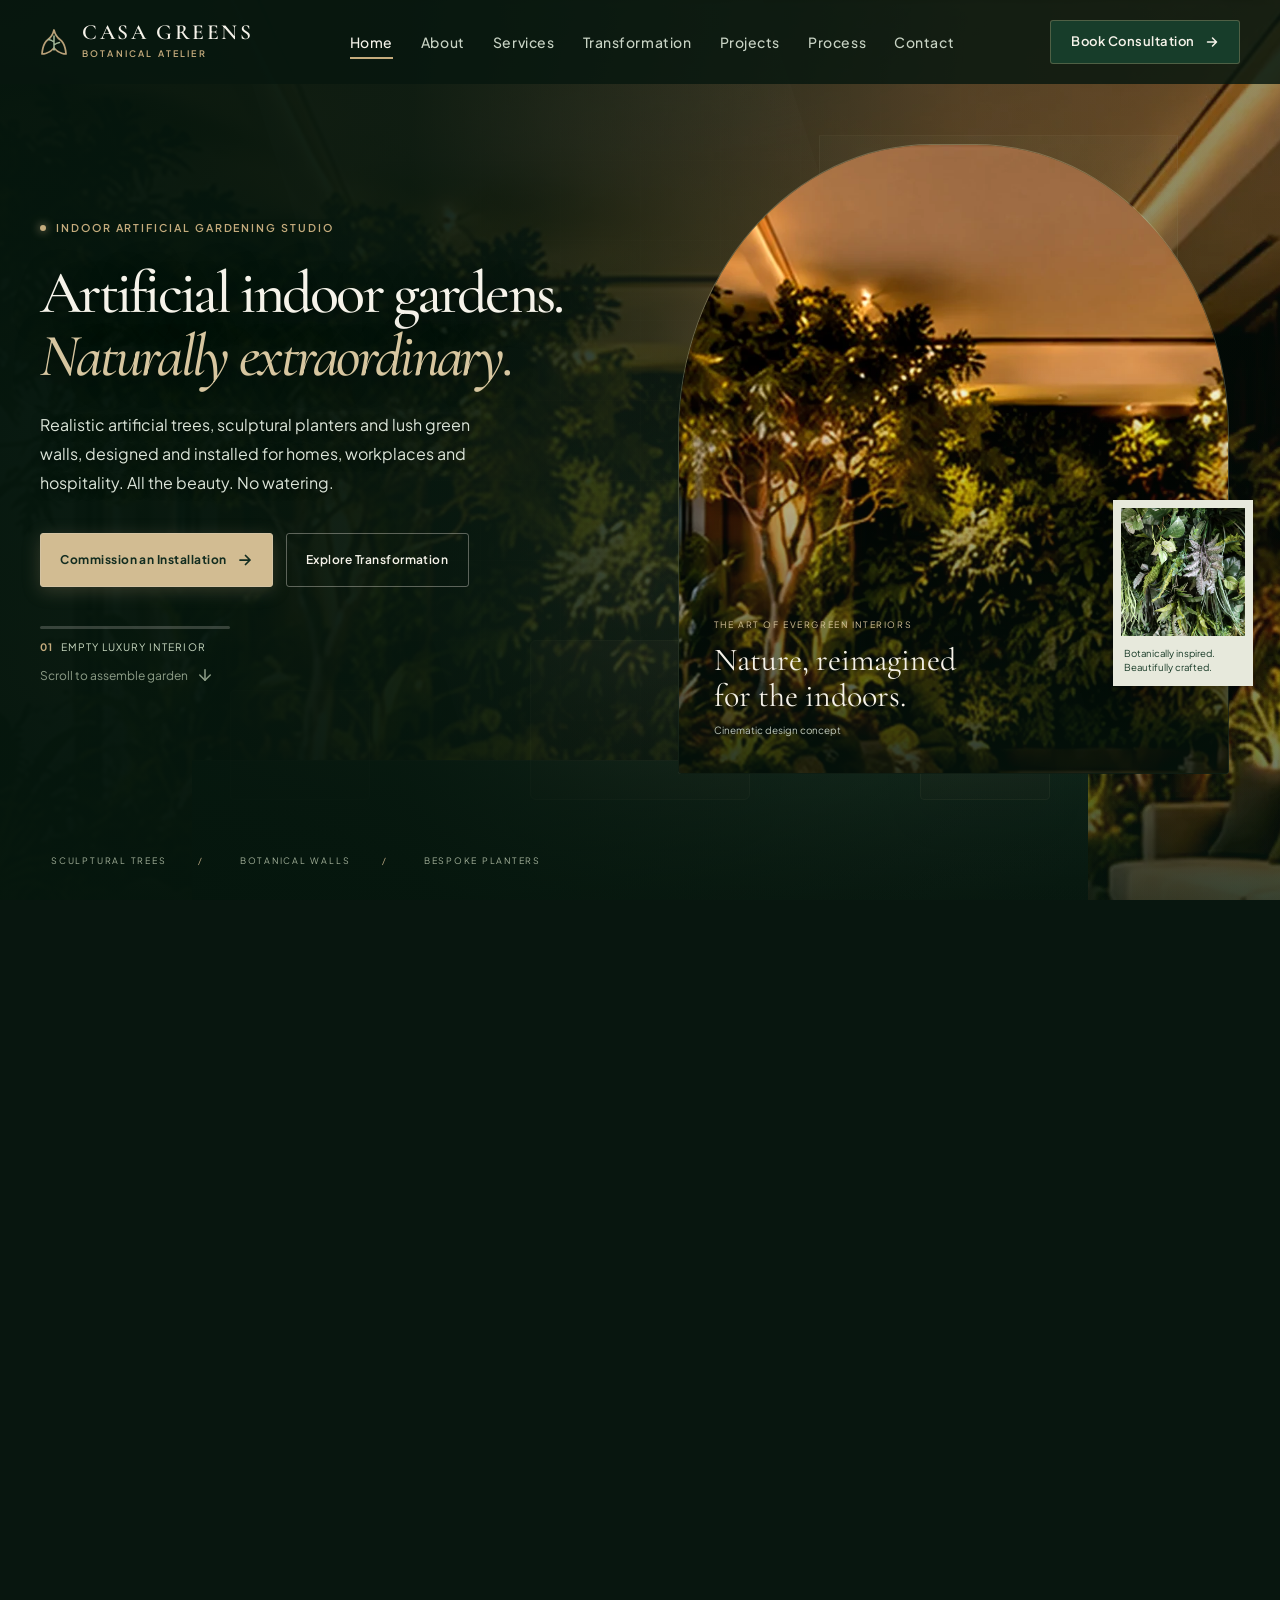
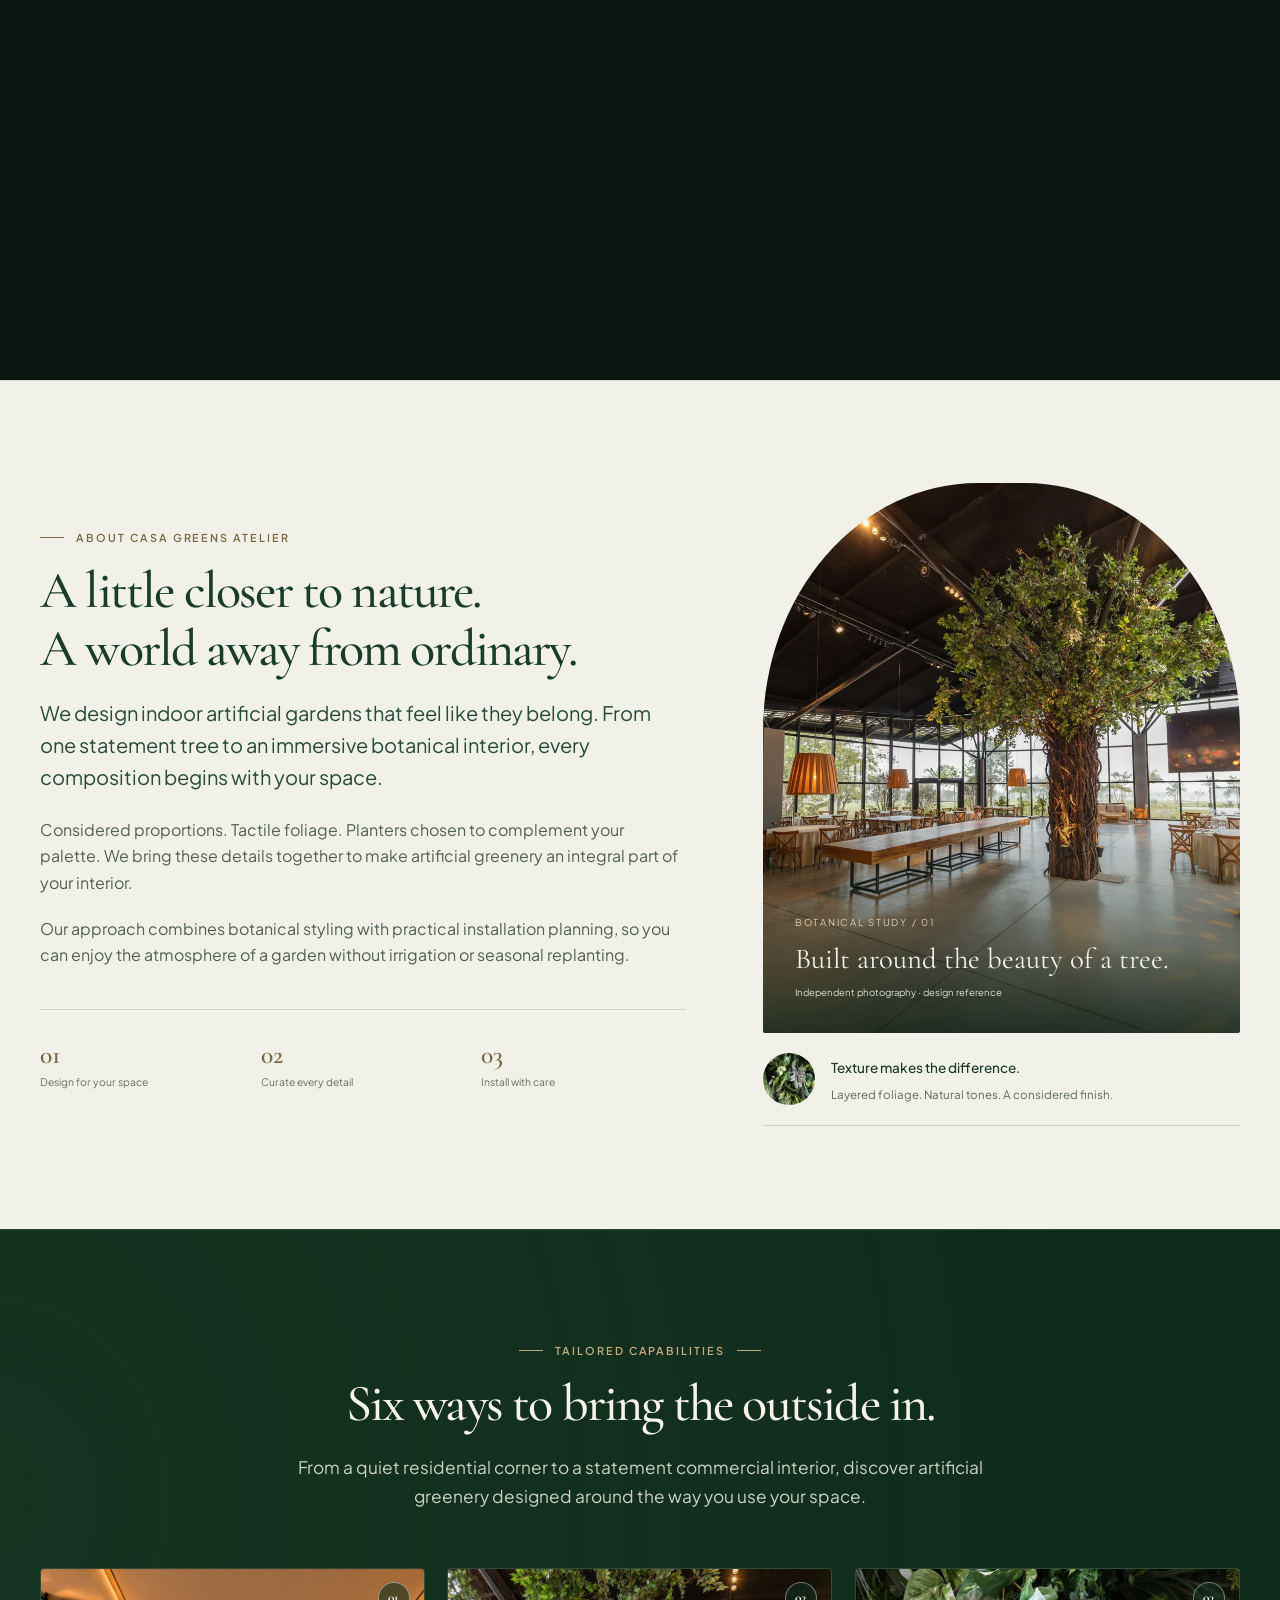
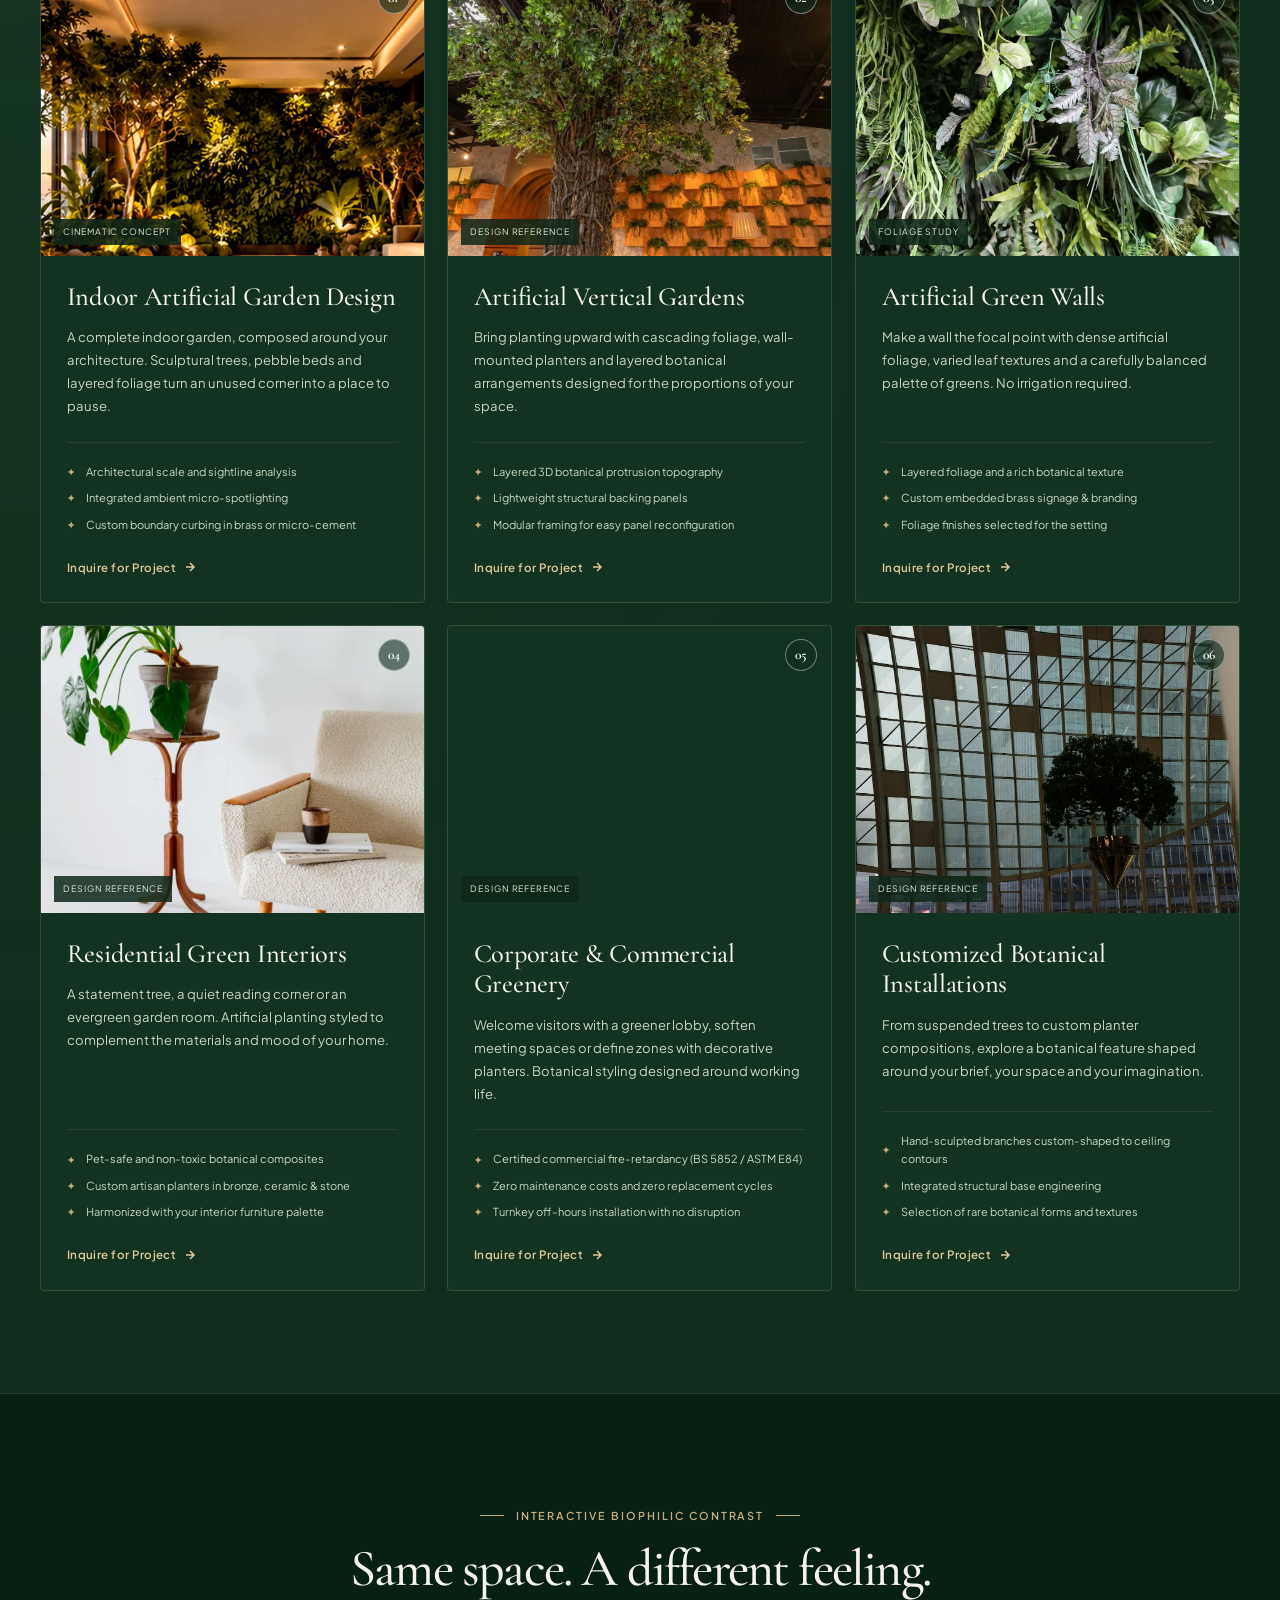
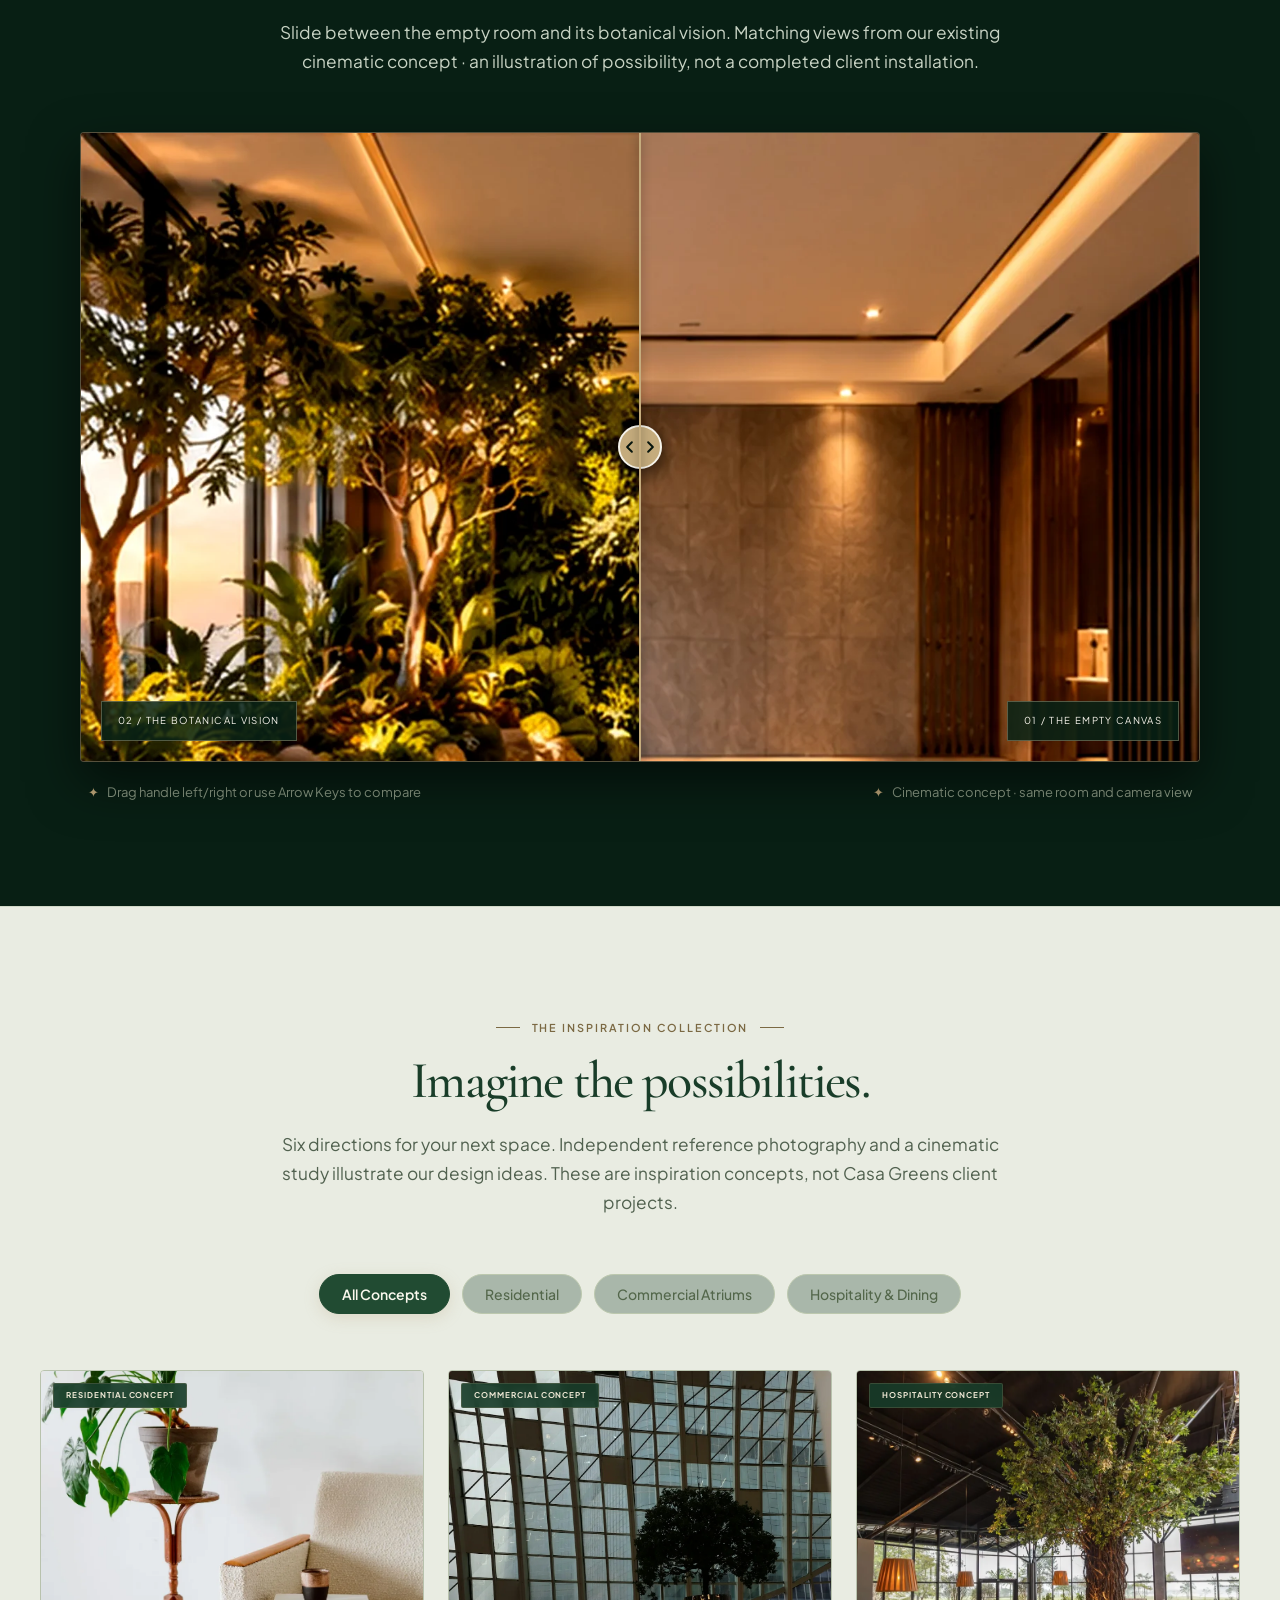
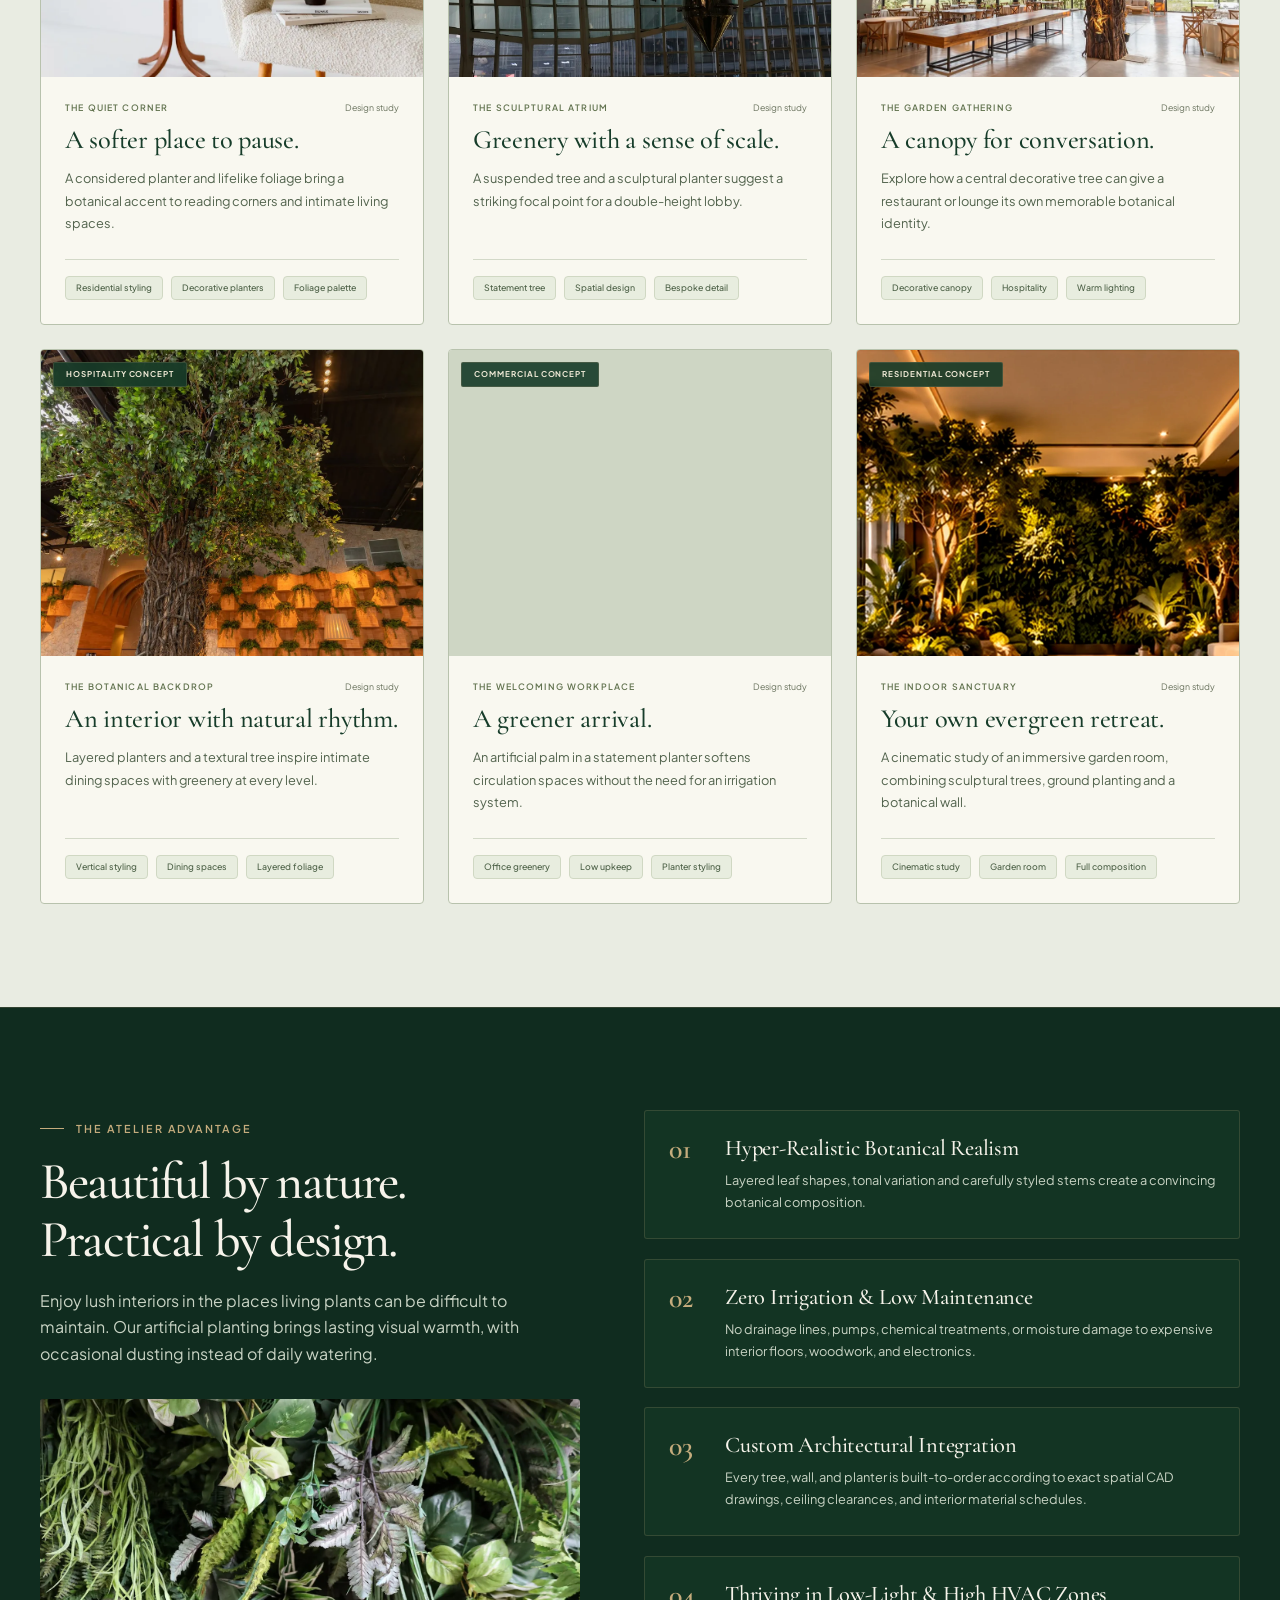
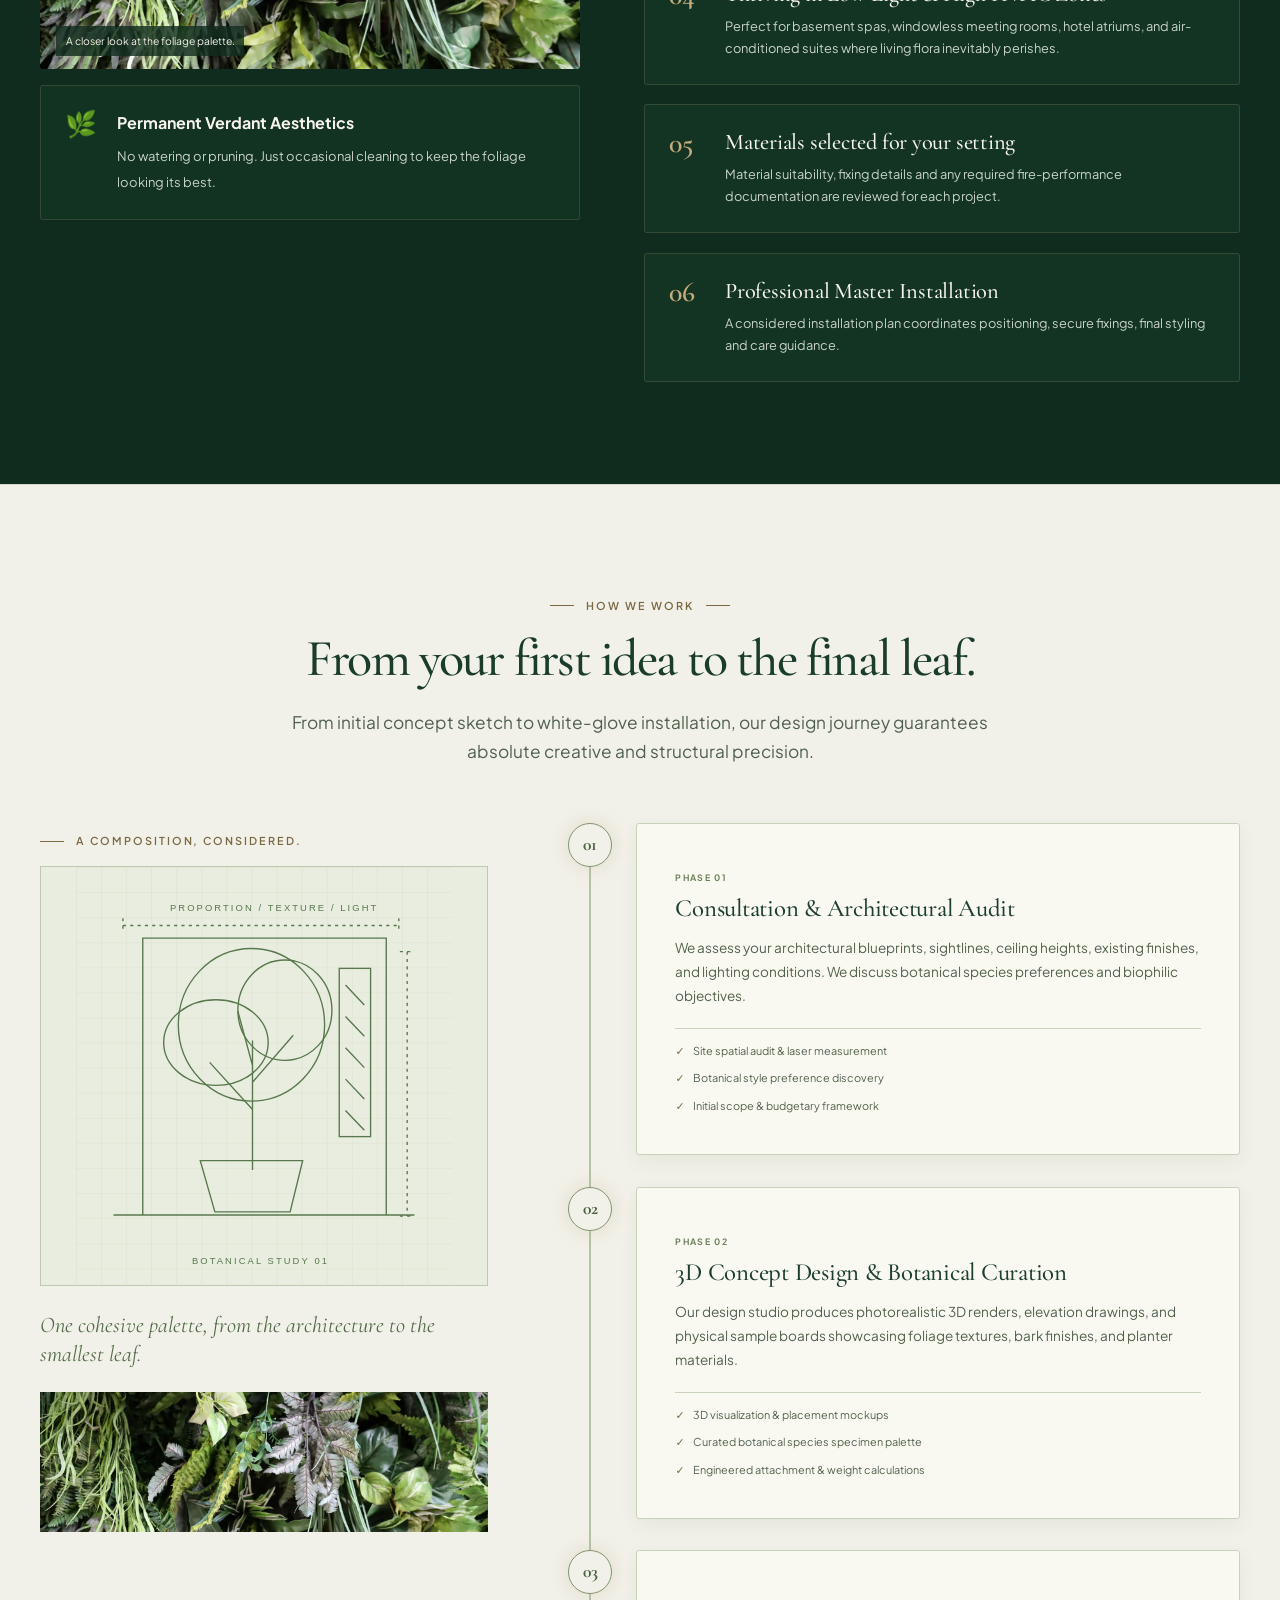
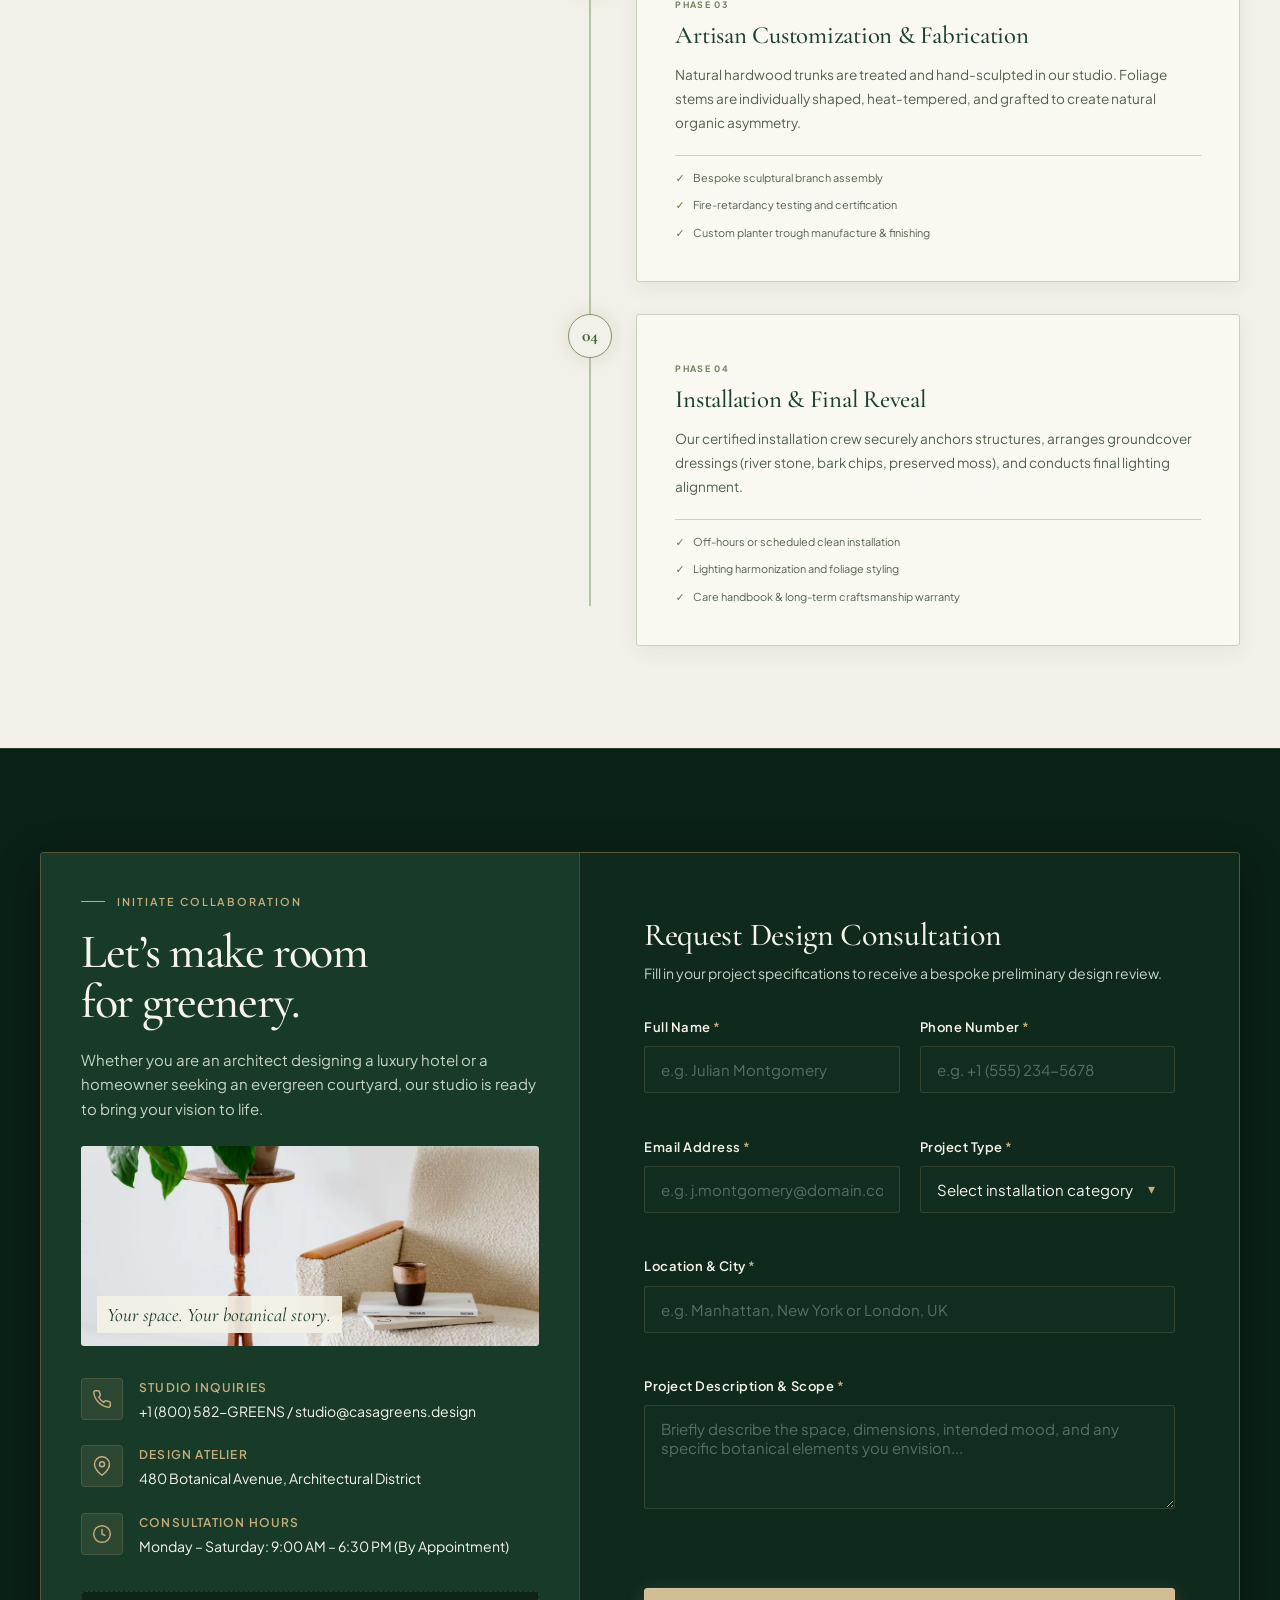
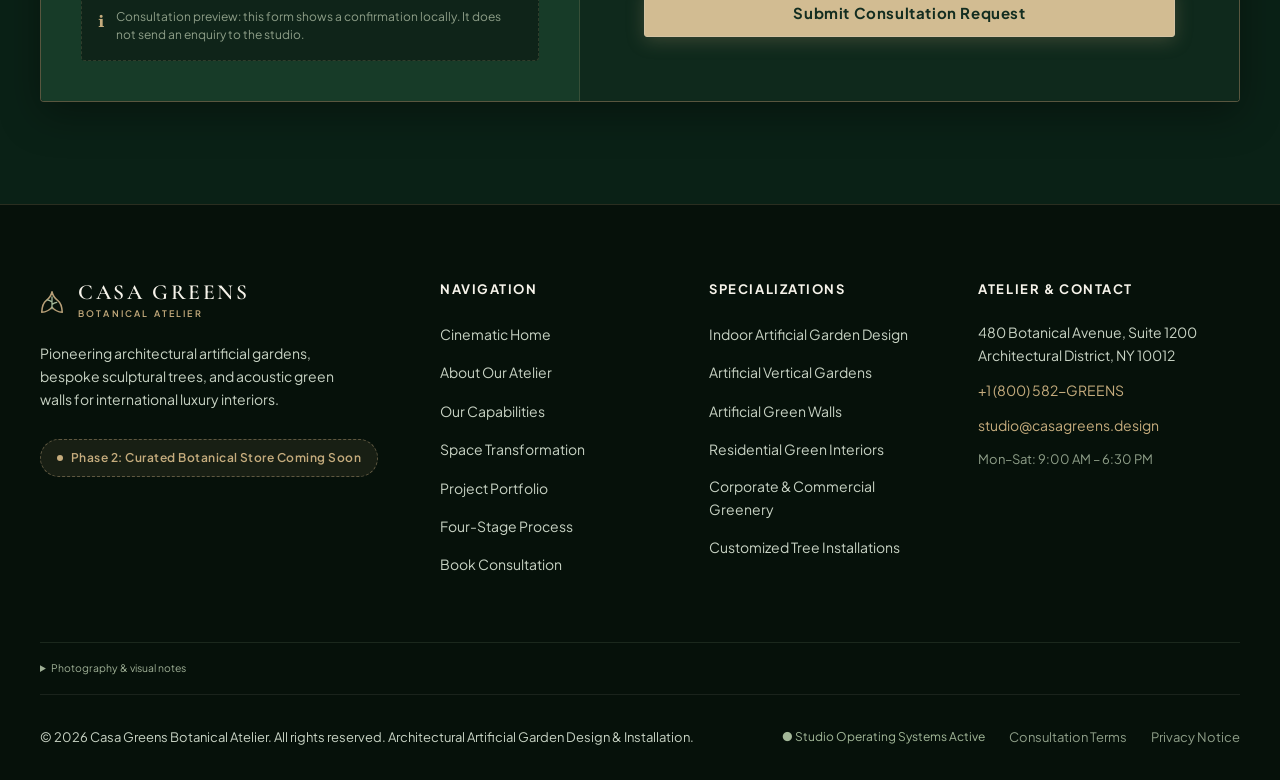
<file: Casa-Green-Indoor-Artificial-Gardening/index.html>
<!DOCTYPE html>
<html lang="en">
<head>
  <meta charset="UTF-8">
  <meta name="viewport" content="width=device-width, initial-scale=1.0">
  <title>Casa Greens | Luxury Indoor Artificial Garden Design &amp; Installation</title>
  <meta name="description" content="Casa Greens designs and installs bespoke, hyper-realistic indoor artificial gardens, botanical green walls, and commercial plantscapes for luxury residences, corporate offices, and hospitality spaces.">
  <meta name="keywords" content="indoor artificial garden, faux botanical design, artificial green walls, corporate plant installation, luxury interior greenery, bespoke biophilic design">
  
  <!-- Google Fonts Preconnect & Stylesheet -->
  <link rel="preconnect" href="https://fonts.googleapis.com">
  <link rel="preconnect" href="https://fonts.gstatic.com" crossorigin>
  <link href="https://fonts.googleapis.com/css2?family=Cormorant+Garamond:ital,wght@0,400;0,500;0,600;0,700;1,400&family=Plus+Jakarta+Sans:wght@300;400;500;600;700&display=swap" rel="stylesheet">
  
  <link rel="stylesheet" href="style.css">
</head>
<body>

  <!-- Screen Reader Skip Link -->
  <a href="#main-content" class="skip-link">Skip to main content</a>

  <!-- Navigation Bar -->
  <header class="site-header" id="siteHeader">
    <div class="nav-container">
      <a href="#hero" class="brand-logo" aria-label="Casa Greens Homepage">
        <span class="brand-mark">
          <svg width="28" height="28" viewBox="0 0 28 28" fill="none" xmlns="http://www.w3.org/2000/svg" aria-hidden="true">
            <path d="M14 2C14 2 15.5 8.5 20.5 12C25.5 15.5 26 26 26 26C26 26 18.5 25.5 14 20C9.5 25.5 2 26 2 26C2 26 2.5 15.5 7.5 12C12.5 8.5 14 2 14 2Z" stroke="#B8A078" stroke-width="1.75" stroke-linejoin="round"/>
            <path d="M14 8V22M14 14C11.5 12 8.5 11.5 8.5 11.5M14 17C16.5 15 19.5 14.5 19.5 14.5" stroke="#A3B899" stroke-width="1.5" stroke-linecap="round"/>
          </svg>
        </span>
        <span class="brand-text">
          <span class="brand-title">CASA GREENS</span>
          <span class="brand-subtitle">BOTANICAL ATELIER</span>
        </span>
      </a>

      <nav class="main-nav" id="mainNav" aria-label="Primary Navigation">
        <ul class="nav-links">
          <li><a href="#hero" class="nav-link active">Home</a></li>
          <li><a href="#about" class="nav-link">About</a></li>
          <li><a href="#services" class="nav-link">Services</a></li>
          <li><a href="#transformation" class="nav-link">Transformation</a></li>
          <li><a href="#projects" class="nav-link">Projects</a></li>
          <li><a href="#process" class="nav-link">Process</a></li>
          <li><a href="#contact" class="nav-link">Contact</a></li>
        </ul>
      </nav>

      <div class="nav-actions">
        <a href="#contact" class="btn btn-primary nav-cta">
          <span>Book Consultation</span>
          <svg width="14" height="14" viewBox="0 0 14 14" fill="none" xmlns="http://www.w3.org/2000/svg" aria-hidden="true">
            <path d="M2.5 7H11.5M11.5 7L7.5 3M11.5 7L7.5 11" stroke="currentColor" stroke-width="1.5" stroke-linecap="round" stroke-linejoin="round"/>
          </svg>
        </a>
        <button class="menu-toggle" id="menuToggle" aria-expanded="false" aria-controls="mainNav" aria-label="Toggle navigation menu">
          <span class="hamburger-bar"></span>
          <span class="hamburger-bar"></span>
          <span class="hamburger-bar"></span>
        </button>
      </div>
    </div>
  </header>

  <main id="main-content">
    <!-- SECTION 1: Cinematic Hero (Scroll-driven) -->
    <section class="hero-section" id="hero" aria-label="Cinematic Experience">
      <div class="hero-sticky-viewport" id="heroStickyViewport">
        <!-- Background Video Architecture Container -->
        <div class="hero-video-wrapper" id="heroVideoWrapper">
          <video 
            id="heroVideo" 
            class="hero-video"
            poster="assets/interior-after.webp" 
            playsinline 
            muted 
            preload="metadata"
            aria-hidden="true">
            <source src="assets/videos/hero-transformation.mp4" type="video/mp4">
          </video>
          
          <!-- Polished Visual Architectural Fallback (Active when video is absent/loading) -->
          <div class="hero-fallback-stage" id="heroFallbackStage" aria-hidden="true">
            <div class="architectural-grid"></div>
            
            <!-- Layer 1: Minimalist Luxury Interior Foundation -->
            <div class="stage-layer interior-room">
              <div class="light-beam"></div>
              <div class="room-window"></div>
              <div class="concrete-pedestal"></div>
            </div>

            <!-- Layer 2: Planters & Sculptural Vessels entering scene -->
            <div class="stage-layer planters-layer" id="layerPlanters">
              <div class="vessel vessel-left"></div>
              <div class="vessel vessel-center"></div>
              <div class="vessel vessel-right"></div>
            </div>

            <!-- Layer 3: Branch Structures & Architectural Canopies -->
            <div class="stage-layer branches-layer" id="layerBranches">
              <div class="branch-canopy canopy-left"></div>
              <div class="branch-canopy canopy-right"></div>
            </div>

            <!-- Layer 4: Lush Everlasting Greenery & Foliage Reveal -->
            <div class="stage-layer greenery-layer" id="layerGreenery">
              <div class="foliage-element hanging-ferns"></div>
              <div class="foliage-element living-wall-sample"></div>
              <div class="foliage-element olive-crown"></div>
            </div>

            <!-- Atmospheric Ambient Lighting Gradient -->
            <div class="hero-ambient-glow"></div>
          </div>
        </div>

        <figure class="hero-botanical-composition" aria-label="Indoor garden cinematic design concept">
          <img src="assets/interior-after.webp" width="1600" height="900" alt="Cinematic interior concept with sculptural trees, layered planting and a full green wall" fetchpriority="high">
          <figcaption><span>THE ART OF EVERGREEN INTERIORS</span><strong>Nature, reimagined<br>for the indoors.</strong><small>Cinematic design concept</small></figcaption>
          <div class="composition-detail"><img src="assets/artificial-green-wall.webp" width="1400" height="933" alt="Close detail of realistic artificial foliage" decoding="async"><span>Botanically inspired.<br>Beautifully crafted.</span></div>
        </figure>
        <!-- Hero Content Overlay with Scroll Stepper -->
        <div class="hero-content-container">
          <div class="hero-badge">
            <span class="badge-dot"></span>
            <span>Indoor artificial gardening studio</span>
          </div>
          
          <h1 class="hero-headline">
            Artificial indoor gardens.<br><span class="text-gold">Naturally extraordinary.</span>
          </h1>
          
          <p class="hero-description">
            Realistic artificial trees, sculptural planters and lush green walls, designed and installed for homes, workplaces and hospitality. All the beauty. No watering.
          </p>

          <div class="hero-cta-group">
            <a href="#contact" class="btn btn-gold">
              <span>Commission an Installation</span>
              <svg width="16" height="16" viewBox="0 0 16 16" fill="none" aria-hidden="true">
                <path d="M3 8H13M13 8L8.5 3.5M13 8L8.5 12.5" stroke="currentColor" stroke-width="1.75" stroke-linecap="round" stroke-linejoin="round"/>
              </svg>
            </a>
            <a href="#transformation" class="btn btn-outline">
              <span>Explore Transformation</span>
            </a>
          </div>

          <!-- Interactive Scroll Indicator & Dynamic Progress Tracker -->
          <div class="hero-scroll-controller">
            <div class="scroll-track">
              <div class="scroll-progress-bar" id="heroScrollProgress"></div>
            </div>
            <div class="scroll-phase-label" id="heroPhaseLabel">
              <span class="phase-number">01</span>
              <span class="phase-title">Empty Luxury Interior</span>
            </div>
            <div class="scroll-hint">
              <span>Scroll to assemble garden</span>
              <svg width="18" height="18" viewBox="0 0 24 24" fill="none" stroke="currentColor" stroke-width="2" stroke-linecap="round" stroke-linejoin="round">
                <line x1="12" y1="5" x2="12" y2="19"></line>
                <polyline points="19 12 12 19 5 12"></polyline>
              </svg>
            </div>
          </div>
        </div>
        <div class="hero-signature" aria-hidden="true"><span>SCULPTURAL TREES</span><span>BOTANICAL WALLS</span><span>BESPOKE PLANTERS</span></div>
      </div>
    </section>

    <!-- SECTION 2: About Us -->
    <section class="section about-section" id="about">
      <div class="container">
        <div class="about-grid">
          <div class="about-narrative" data-reveal="fade-up">
            <div class="section-tag">
              <span class="tag-line"></span>
              <span>About Casa Greens Atelier</span>
            </div>
            <h2 class="section-title">
              A little closer to nature.<br>A world away from ordinary.
            </h2>
            <p class="lead-text">
              We design indoor artificial gardens that feel like they belong. From one statement tree to an immersive botanical interior, every composition begins with your space.
            </p>
            <p class="body-text">
              Considered proportions. Tactile foliage. Planters chosen to complement your palette. We bring these details together to make artificial greenery an integral part of your interior.
            </p>
            <p class="body-text">
              Our approach combines botanical styling with practical installation planning, so you can enjoy the atmosphere of a garden without irrigation or seasonal replanting.
            </p>

            <div class="stats-row">
              <div class="stat-item">
                <span class="stat-number">01</span>
                <span class="stat-label">Design for your space</span>
              </div>
              <div class="stat-item">
                <span class="stat-number">02</span>
                <span class="stat-label">Curate every detail</span>
              </div>
              <div class="stat-item">
                <span class="stat-number">03</span>
                <span class="stat-label">Install with care</span>
              </div>
            </div>
          </div>

          <div class="about-visual-column" data-reveal="fade-left">
            <figure class="atelier-portrait">
              <img src="assets/restaurant-tree.webp" width="933" height="1400" alt="Sculptural decorative tree integrated into a warm restaurant interior" loading="lazy" decoding="async">
              <figcaption><span>BOTANICAL STUDY / 01</span><strong>Built around the beauty of a tree.</strong><small>Independent photography &middot; design reference</small></figcaption>
            </figure>
            <div class="material-note"><span class="material-swatch" aria-hidden="true"></span><div><strong>Texture makes the difference.</strong><p>Layered foliage. Natural tones. A considered finish.</p></div></div>
          </div>
        </div>
      </div>
    </section>

    <!-- SECTION 3: Our Services -->
    <section class="section services-section" id="services">
      <div class="container">
        <div class="section-header text-center" data-reveal="fade-up">
          <div class="section-tag center">
            <span class="tag-line"></span>
            <span>Tailored Capabilities</span>
            <span class="tag-line"></span>
          </div>
          <h2 class="section-title">Six ways to bring the outside in.</h2>
          <p class="section-subtitle">
            From a quiet residential corner to a statement commercial interior, discover artificial greenery designed around the way you use your space.
          </p>
        </div>

        <div class="services-grid">
          <!-- Service 1 -->
          <article class="service-card" data-reveal="fade-up" data-delay="100">
            <figure class="service-media"><img src="assets/interior-after.webp" width="1600" height="900" alt="Layered trees, planters and a green wall in a cinematic indoor garden concept" loading="lazy" decoding="async"><figcaption>Cinematic concept</figcaption></figure>
            <span class="service-index">01</span>
            <h3 class="service-title">Indoor Artificial Garden Design</h3>
            <p class="service-desc">A complete indoor garden, composed around your architecture. Sculptural trees, pebble beds and layered foliage turn an unused corner into a place to pause.</p>
            <ul class="service-highlights">
              <li>Architectural scale and sightline analysis</li>
              <li>Integrated ambient micro-spotlighting</li>
              <li>Custom boundary curbing in brass or micro-cement</li>
            </ul>
            <a href="#contact" class="service-link" data-service-select="Indoor Artificial Garden Design">
              <span>Inquire for Project</span>
              <svg width="12" height="12" viewBox="0 0 12 12" fill="none" stroke="currentColor" stroke-width="1.5"><path d="M2 6h8M6 2l4 4-4 4"/></svg>
            </a>
          </article>

          <!-- Service 2 -->
          <article class="service-card" data-reveal="fade-up" data-delay="150">
            <figure class="service-media"><img src="assets/restaurant-canopy.webp" width="933" height="1400" alt="Decorative tree and vertically arranged planters in a restaurant" loading="lazy" decoding="async"><figcaption>Design reference</figcaption></figure>
            <span class="service-index">02</span>
            <h3 class="service-title">Artificial Vertical Gardens</h3>
            <p class="service-desc">Bring planting upward with cascading foliage, wall-mounted planters and layered botanical arrangements designed for the proportions of your space.</p>
            <ul class="service-highlights">
              <li>Layered 3D botanical protrusion topography</li>
              <li>Lightweight structural backing panels</li>
              <li>Modular framing for easy panel reconfiguration</li>
            </ul>
            <a href="#contact" class="service-link" data-service-select="Artificial Vertical Gardens">
              <span>Inquire for Project</span>
              <svg width="12" height="12" viewBox="0 0 12 12" fill="none" stroke="currentColor" stroke-width="1.5"><path d="M2 6h8M6 2l4 4-4 4"/></svg>
            </a>
          </article>

          <!-- Service 3 -->
          <article class="service-card" data-reveal="fade-up" data-delay="200">
            <figure class="service-media"><img src="assets/artificial-green-wall.webp" width="1400" height="933" alt="Mixed artificial ferns and trailing foliage on a green wall" loading="lazy" decoding="async"><figcaption>Foliage study</figcaption></figure>
            <span class="service-index">03</span>
            <h3 class="service-title">Artificial Green Walls</h3>
            <p class="service-desc">Make a wall the focal point with dense artificial foliage, varied leaf textures and a carefully balanced palette of greens. No irrigation required.</p>
            <ul class="service-highlights">
              <li>Layered foliage and a rich botanical texture</li>
              <li>Custom embedded brass signage &amp; branding</li>
              <li>Foliage finishes selected for the setting</li>
            </ul>
            <a href="#contact" class="service-link" data-service-select="Artificial Green Walls">
              <span>Inquire for Project</span>
              <svg width="12" height="12" viewBox="0 0 12 12" fill="none" stroke="currentColor" stroke-width="1.5"><path d="M2 6h8M6 2l4 4-4 4"/></svg>
            </a>
          </article>

          <!-- Service 4 -->
          <article class="service-card" data-reveal="fade-up" data-delay="250">
            <figure class="service-media"><img src="assets/residential-planter.webp" width="933" height="1400" alt="Potted decorative foliage beside a textured armchair" loading="lazy" decoding="async"><figcaption>Design reference</figcaption></figure>
            <span class="service-index">04</span>
            <h3 class="service-title">Residential Green Interiors</h3>
            <p class="service-desc">A statement tree, a quiet reading corner or an evergreen garden room. Artificial planting styled to complement the materials and mood of your home.</p>
            <ul class="service-highlights">
              <li>Pet-safe and non-toxic botanical composites</li>
              <li>Custom artisan planters in bronze, ceramic &amp; stone</li>
              <li>Harmonized with your interior furniture palette</li>
            </ul>
            <a href="#contact" class="service-link" data-service-select="Residential Green Interiors">
              <span>Inquire for Project</span>
              <svg width="12" height="12" viewBox="0 0 12 12" fill="none" stroke="currentColor" stroke-width="1.5"><path d="M2 6h8M6 2l4 4-4 4"/></svg>
            </a>
          </article>

          <!-- Service 5 -->
          <article class="service-card" data-reveal="fade-up" data-delay="300">
            <figure class="service-media"><img src="assets/office-planter.webp" width="1400" height="933" alt="Tall artificial palm in a light-filled office corridor" loading="lazy" decoding="async"><figcaption>Design reference</figcaption></figure>
            <span class="service-index">05</span>
            <h3 class="service-title">Corporate &amp; Commercial Greenery</h3>
            <p class="service-desc">Welcome visitors with a greener lobby, soften meeting spaces or define zones with decorative planters. Botanical styling designed around working life.</p>
            <ul class="service-highlights">
              <li>Certified commercial fire-retardancy (BS 5852 / ASTM E84)</li>
              <li>Zero maintenance costs and zero replacement cycles</li>
              <li>Turnkey off-hours installation with no disruption</li>
            </ul>
            <a href="#contact" class="service-link" data-service-select="Corporate & Commercial Greenery">
              <span>Inquire for Project</span>
              <svg width="12" height="12" viewBox="0 0 12 12" fill="none" stroke="currentColor" stroke-width="1.5"><path d="M2 6h8M6 2l4 4-4 4"/></svg>
            </a>
          </article>

          <!-- Service 6 -->
          <article class="service-card" data-reveal="fade-up" data-delay="350">
            <figure class="service-media"><img src="assets/architectural-tree.webp" width="1400" height="933" alt="Suspended artificial tree in a sculptural metallic planter" loading="lazy" decoding="async"><figcaption>Design reference</figcaption></figure>
            <span class="service-index">06</span>
            <h3 class="service-title">Customized Botanical Installations</h3>
            <p class="service-desc">From suspended trees to custom planter compositions, explore a botanical feature shaped around your brief, your space and your imagination.</p>
            <ul class="service-highlights">
              <li>Hand-sculpted branches custom-shaped to ceiling contours</li>
              <li>Integrated structural base engineering</li>
              <li>Selection of rare botanical forms and textures</li>
            </ul>
            <a href="#contact" class="service-link" data-service-select="Customized Artificial Plant Installations">
              <span>Inquire for Project</span>
              <svg width="12" height="12" viewBox="0 0 12 12" fill="none" stroke="currentColor" stroke-width="1.5"><path d="M2 6h8M6 2l4 4-4 4"/></svg>
            </a>
          </article>
        </div>
      </div>
    </section>

    <!-- SECTION 4: Transform Your Space (Before & After Comparison) -->
    <section class="section transformation-section" id="transformation">
      <div class="container">
        <div class="section-header text-center" data-reveal="fade-up">
          <div class="section-tag center">
            <span class="tag-line"></span>
            <span>Interactive Biophilic Contrast</span>
            <span class="tag-line"></span>
          </div>
          <h2 class="section-title">Same space. A different feeling.</h2>
          <p class="section-subtitle">
            Slide between the empty room and its botanical vision. Matching views from our existing cinematic concept &middot; an illustration of possibility, not a completed client installation.
          </p>
        </div>

        <div class="comparison-stage-wrapper" data-reveal="fade-up">
          <div class="comparison-container" id="comparisonSlider" role="region" aria-label="Before and After Garden Transformation Comparison">
            
            <div class="comparison-view view-before">
              <img class="comparison-photo" src="assets/interior-before.webp" width="1600" height="900" alt="Empty interior before botanical styling, from the existing cinematic concept" loading="lazy" draggable="false">
              <span class="comparison-label comparison-label-before">01 / THE EMPTY CANVAS</span>
            </div>
            <div class="comparison-view view-after" id="comparisonAfterView">
              <img class="comparison-photo" src="assets/interior-after.webp" width="1600" height="900" alt="The same room and camera view with trees, layered foliage and a green wall, from the cinematic concept" loading="lazy" draggable="false">
              <span class="comparison-label comparison-label-after">02 / THE BOTANICAL VISION</span>
            </div>

            <!-- Divider Line and Interactive Drag Handle -->
            <div class="comparison-handle" id="comparisonHandle" role="slider" aria-valuenow="50" aria-valuemin="0" aria-valuemax="100" aria-label="Comparison slider position" tabindex="0">
              <div class="handle-line"></div>
              <div class="handle-button">
                <svg width="20" height="20" viewBox="0 0 24 24" fill="none" stroke="currentColor" stroke-width="2.5" stroke-linecap="round" stroke-linejoin="round">
                  <polyline points="15 18 9 12 15 6"/>
                  <polyline points="9 18 3 12 9 6" style="display:none;"/>
                </svg>
                <svg width="20" height="20" viewBox="0 0 24 24" fill="none" stroke="currentColor" stroke-width="2.5" stroke-linecap="round" stroke-linejoin="round">
                  <polyline points="9 18 15 12 9 6"/>
                </svg>
              </div>
            </div>
          </div>

          <div class="comparison-helper-bar">
            <div class="helper-item">
              <span class="helper-bullet">✦</span>
              <span>Drag handle left/right or use Arrow Keys to compare</span>
            </div>
            <div class="helper-item">
              <span class="helper-bullet">✦</span>
              <span>Cinematic concept &middot; same room and camera view</span>
            </div>
          </div>
        </div>
      </div>
    </section>

    <!-- SECTION 5: Our Projects (Conceptual Portfolio) -->
    <section class="section projects-section" id="projects">
      <div class="container">
        <div class="section-header text-center" data-reveal="fade-up">
          <div class="section-tag center">
            <span class="tag-line"></span>
            <span>The inspiration collection</span>
            <span class="tag-line"></span>
          </div>
          <h2 class="section-title">Imagine the possibilities.</h2>
          <p class="section-subtitle">
            Six directions for your next space. Independent reference photography and a cinematic study illustrate our design ideas. These are inspiration concepts, not Casa Greens client projects.
          </p>
        </div>

        <!-- Filter Controls -->
        <div class="portfolio-filter-tabs" data-reveal="fade-up">
          <button class="filter-tab active" data-filter="all">All Concepts</button>
          <button class="filter-tab" data-filter="residential">Residential</button>
          <button class="filter-tab" data-filter="commercial">Commercial Atriums</button>
          <button class="filter-tab" data-filter="hospitality">Hospitality &amp; Dining</button>
        </div>

        <!-- Portfolio Grid (Conceptual Showcases clearly identified) -->
        <div class="portfolio-grid" id="portfolioGrid">
          
          <!-- Project 1: Residential -->
          <article class="project-card" data-category="residential" data-reveal="fade-up">
            <div class="project-media-wrapper"><img class="project-photo" src="assets/residential-planter.webp" width="933" height="1400" alt="Potted decorative foliage beside a textured armchair" loading="lazy" decoding="async"><div class="project-overlay-chip">Residential concept</div></div>
            <div class="project-body">
              <div class="project-meta-top">
                <span class="project-location">The quiet corner</span>
                <span class="project-year">Design study</span>
              </div>
              <h3 class="project-title">A softer place to pause.</h3>
              <p class="project-summary">A considered planter and lifelike foliage bring a botanical accent to reading corners and intimate living spaces.</p>
              <div class="project-tags"><span>Residential styling</span><span>Decorative planters</span><span>Foliage palette</span></div>
            </div>
          </article>

          <!-- Project 2: Commercial -->
          <article class="project-card" data-category="commercial" data-reveal="fade-up" data-delay="100">
            <div class="project-media-wrapper"><img class="project-photo" src="assets/architectural-tree.webp" width="1400" height="933" alt="Suspended artificial tree in a sculptural metallic planter" loading="lazy" decoding="async"><div class="project-overlay-chip">Commercial concept</div></div>
            <div class="project-body">
              <div class="project-meta-top">
                <span class="project-location">The sculptural atrium</span>
                <span class="project-year">Design study</span>
              </div>
              <h3 class="project-title">Greenery with a sense of scale.</h3>
              <p class="project-summary">A suspended tree and a sculptural planter suggest a striking focal point for a double-height lobby.</p>
              <div class="project-tags"><span>Statement tree</span><span>Spatial design</span><span>Bespoke detail</span></div>
            </div>
          </article>

          <!-- Project 3: Hospitality -->
          <article class="project-card" data-category="hospitality" data-reveal="fade-up" data-delay="150">
            <div class="project-media-wrapper"><img class="project-photo" src="assets/restaurant-tree.webp" width="933" height="1400" alt="Decorative tree in a restaurant interior" loading="lazy" decoding="async"><div class="project-overlay-chip">Hospitality concept</div></div>
            <div class="project-body">
              <div class="project-meta-top">
                <span class="project-location">The garden gathering</span>
                <span class="project-year">Design study</span>
              </div>
              <h3 class="project-title">A canopy for conversation.</h3>
              <p class="project-summary">Explore how a central decorative tree can give a restaurant or lounge its own memorable botanical identity.</p>
              <div class="project-tags"><span>Decorative canopy</span><span>Hospitality</span><span>Warm lighting</span></div>
            </div>
          </article>

          <!-- Project 4: Hospitality -->
          <article class="project-card" data-category="hospitality" data-reveal="fade-up" data-delay="200">
            <div class="project-media-wrapper"><img class="project-photo" src="assets/restaurant-canopy.webp" width="933" height="1400" alt="Decorative tree and vertically arranged planters in a restaurant" loading="lazy" decoding="async"><div class="project-overlay-chip">Hospitality concept</div></div>
            <div class="project-body">
              <div class="project-meta-top">
                <span class="project-location">The botanical backdrop</span>
                <span class="project-year">Design study</span>
              </div>
              <h3 class="project-title">An interior with natural rhythm.</h3>
              <p class="project-summary">Layered planters and a textural tree inspire intimate dining spaces with greenery at every level.</p>
              <div class="project-tags"><span>Vertical styling</span><span>Dining spaces</span><span>Layered foliage</span></div>
            </div>
          </article>

          <!-- Project 5: Commercial -->
          <article class="project-card" data-category="commercial" data-reveal="fade-up" data-delay="250">
            <div class="project-media-wrapper"><img class="project-photo" src="assets/office-planter.webp" width="1400" height="933" alt="Tall artificial palm in a light-filled office corridor" loading="lazy" decoding="async"><div class="project-overlay-chip">Commercial concept</div></div>
            <div class="project-body">
              <div class="project-meta-top">
                <span class="project-location">The welcoming workplace</span>
                <span class="project-year">Design study</span>
              </div>
              <h3 class="project-title">A greener arrival.</h3>
              <p class="project-summary">An artificial palm in a statement planter softens circulation spaces without the need for an irrigation system.</p>
              <div class="project-tags"><span>Office greenery</span><span>Low upkeep</span><span>Planter styling</span></div>
            </div>
          </article>

          <!-- Project 6: Residential -->
          <article class="project-card" data-category="residential" data-reveal="fade-up" data-delay="300">
            <div class="project-media-wrapper"><img class="project-photo" src="assets/interior-after.webp" width="1600" height="900" alt="Cinematic indoor garden concept with trees and a green wall" loading="lazy" decoding="async"><div class="project-overlay-chip">Residential concept</div></div>
            <div class="project-body">
              <div class="project-meta-top">
                <span class="project-location">The indoor sanctuary</span>
                <span class="project-year">Design study</span>
              </div>
              <h3 class="project-title">Your own evergreen retreat.</h3>
              <p class="project-summary">A cinematic study of an immersive garden room, combining sculptural trees, ground planting and a botanical wall.</p>
              <div class="project-tags"><span>Cinematic study</span><span>Garden room</span><span>Full composition</span></div>
            </div>
          </article>

        </div>
      </div>
    </section>

    <!-- SECTION 6: Why Choose Us -->
    <section class="section why-section" id="why-us">
      <div class="container">
        <div class="why-layout">
          <div class="why-header-col" data-reveal="fade-up">
            <div class="section-tag">
              <span class="tag-line"></span>
              <span>The Atelier Advantage</span>
            </div>
            <h2 class="section-title">
              Beautiful by nature.<br>Practical by design.
            </h2>
            <p class="body-text">
              Enjoy lush interiors in the places living plants can be difficult to maintain. Our artificial planting brings lasting visual warmth, with occasional dusting instead of daily watering.
            </p>
            <figure class="why-photo"><img src="assets/artificial-green-wall.webp" width="1400" height="933" alt="Detailed textures and green tones in artificial foliage" loading="lazy" decoding="async"><figcaption>A closer look at the foliage palette.</figcaption></figure>
            <div class="why-badge-card">
              <div class="badge-icon">🌿</div>
              <div class="badge-info">
                <strong>Permanent Verdant Aesthetics</strong>
                <span>No watering or pruning. Just occasional cleaning to keep the foliage looking its best.</span>
              </div>
            </div>
          </div>

          <div class="why-grid-col">
            <!-- Advantage 1 -->
            <div class="advantage-card" data-reveal="fade-up">
              <div class="advantage-num">01</div>
              <div class="advantage-content">
                <h3>Hyper-Realistic Botanical Realism</h3>
                <p>Layered leaf shapes, tonal variation and carefully styled stems create a convincing botanical composition.</p>
              </div>
            </div>

            <!-- Advantage 2 -->
            <div class="advantage-card" data-reveal="fade-up" data-delay="100">
              <div class="advantage-num">02</div>
              <div class="advantage-content">
                <h3>Zero Irrigation &amp; Low Maintenance</h3>
                <p>No drainage lines, pumps, chemical treatments, or moisture damage to expensive interior floors, woodwork, and electronics.</p>
              </div>
            </div>

            <!-- Advantage 3 -->
            <div class="advantage-card" data-reveal="fade-up" data-delay="150">
              <div class="advantage-num">03</div>
              <div class="advantage-content">
                <h3>Custom Architectural Integration</h3>
                <p>Every tree, wall, and planter is built-to-order according to exact spatial CAD drawings, ceiling clearances, and interior material schedules.</p>
              </div>
            </div>

            <!-- Advantage 4 -->
            <div class="advantage-card" data-reveal="fade-up" data-delay="200">
              <div class="advantage-num">04</div>
              <div class="advantage-content">
                <h3>Thriving in Low-Light &amp; High HVAC Zones</h3>
                <p>Perfect for basement spas, windowless meeting rooms, hotel atriums, and air-conditioned suites where living flora inevitably perishes.</p>
              </div>
            </div>

            <!-- Advantage 5 -->
            <div class="advantage-card" data-reveal="fade-up" data-delay="250">
              <div class="advantage-num">05</div>
              <div class="advantage-content">
                <h3>Materials selected for your setting</h3>
                <p>Material suitability, fixing details and any required fire-performance documentation are reviewed for each project.</p>
              </div>
            </div>

            <!-- Advantage 6 -->
            <div class="advantage-card" data-reveal="fade-up" data-delay="300">
              <div class="advantage-num">06</div>
              <div class="advantage-content">
                <h3>Professional Master Installation</h3>
                <p>A considered installation plan coordinates positioning, secure fixings, final styling and care guidance.</p>
              </div>
            </div>
          </div>
        </div>
      </div>
    </section>

    <!-- SECTION 7: Our Design Process -->
    <section class="section process-section" id="process">
      <div class="container">
        <div class="section-header text-center" data-reveal="fade-up">
          <div class="section-tag center">
            <span class="tag-line"></span>
            <span>How We Work</span>
            <span class="tag-line"></span>
          </div>
          <h2 class="section-title">From your first idea to the final leaf.</h2>
          <p class="section-subtitle">
            From initial concept sketch to white-glove installation, our design journey guarantees absolute creative and structural precision.
          </p>
        </div>

        <div class="process-layout">
          <aside class="process-study">
            <div class="section-tag"><span class="tag-line"></span><span>A composition, considered.</span></div>
            <svg viewBox="0 0 360 400" fill="none" role="img" aria-label="Botanical composition sketch showing a tree, planter and wall planting"><defs><pattern id="planGrid" width="24" height="24" patternUnits="userSpaceOnUse"><path d="M24 0H0V24" stroke="currentColor" stroke-opacity=".1"/></pattern></defs><rect width="360" height="400" fill="url(#planGrid)"/><g stroke="currentColor" stroke-width="1.3"><path d="M36 333H324M64 333V68H297V333M169 290V166M169 232L128 187M169 206L208 161M169 190L155 138"/><path d="M119 281H217L205 330H133Z"/><ellipse cx="168" cy="151" rx="70" ry="73"/><ellipse cx="134" cy="168" rx="50" ry="41"/><ellipse cx="200" cy="137" rx="45" ry="48"/><rect x="252" y="97" width="30" height="161"/><path d="M258 113L276 132M258 143L276 162M258 173L276 192M258 203L276 222M258 233L276 252"/><path d="M45 56H309M45 49V63M309 49V63M317 81V334M310 81H324M310 334H324" stroke-dasharray="3 4"/></g><g fill="currentColor" font-family="sans-serif" font-size="9" letter-spacing="2"><text x="111" y="380">BOTANICAL STUDY 01</text><text x="90" y="42">PROPORTION / TEXTURE / LIGHT</text></g></svg>
            <p>One cohesive palette, from the architecture to the smallest leaf.</p>
            <img src="assets/artificial-green-wall.webp" width="1400" height="933" alt="Artificial foliage material reference for the design palette" loading="lazy">
          </aside>
          <div class="process-timeline">
          <div class="timeline-line" aria-hidden="true"></div>

          <!-- Step 1 -->
          <div class="process-step" data-reveal="fade-up">
            <div class="step-marker">
              <span class="step-num">01</span>
            </div>
            <div class="step-content">
              <span class="step-tag">Phase 01</span>
              <h3 class="step-title">Consultation &amp; Architectural Audit</h3>
              <p class="step-text">
                We assess your architectural blueprints, sightlines, ceiling heights, existing finishes, and lighting conditions. We discuss botanical species preferences and biophilic objectives.
              </p>
              <ul class="step-deliverables">
                <li>Site spatial audit &amp; laser measurement</li>
                <li>Botanical style preference discovery</li>
                <li>Initial scope &amp; budgetary framework</li>
              </ul>
            </div>
          </div>

          <!-- Step 2 -->
          <div class="process-step" data-reveal="fade-up" data-delay="100">
            <div class="step-marker">
              <span class="step-num">02</span>
            </div>
            <div class="step-content">
              <span class="step-tag">Phase 02</span>
              <h3 class="step-title">3D Concept Design &amp; Botanical Curation</h3>
              <p class="step-text">
                Our design studio produces photorealistic 3D renders, elevation drawings, and physical sample boards showcasing foliage textures, bark finishes, and planter materials.
              </p>
              <ul class="step-deliverables">
                <li>3D visualization &amp; placement mockups</li>
                <li>Curated botanical species specimen palette</li>
                <li>Engineered attachment &amp; weight calculations</li>
              </ul>
            </div>
          </div>

          <!-- Step 3 -->
          <div class="process-step" data-reveal="fade-up" data-delay="150">
            <div class="step-marker">
              <span class="step-num">03</span>
            </div>
            <div class="step-content">
              <span class="step-tag">Phase 03</span>
              <h3 class="step-title">Artisan Customization &amp; Fabrication</h3>
              <p class="step-text">
                Natural hardwood trunks are treated and hand-sculpted in our studio. Foliage stems are individually shaped, heat-tempered, and grafted to create natural organic asymmetry.
              </p>
              <ul class="step-deliverables">
                <li>Bespoke sculptural branch assembly</li>
                <li>Fire-retardancy testing and certification</li>
                <li>Custom planter trough manufacture &amp; finishing</li>
              </ul>
            </div>
          </div>

          <!-- Step 4 -->
          <div class="process-step" data-reveal="fade-up" data-delay="200">
            <div class="step-marker">
              <span class="step-num">04</span>
            </div>
            <div class="step-content">
              <span class="step-tag">Phase 04</span>
              <h3 class="step-title">Installation &amp; Final Reveal</h3>
              <p class="step-text">
                Our certified installation crew securely anchors structures, arranges groundcover dressings (river stone, bark chips, preserved moss), and conducts final lighting alignment.
              </p>
              <ul class="step-deliverables">
                <li>Off-hours or scheduled clean installation</li>
                <li>Lighting harmonization and foliage styling</li>
                <li>Care handbook &amp; long-term craftsmanship warranty</li>
              </ul>
            </div>
          </div>

        </div>
        </div>
      </div>
    </section>

    <!-- SECTION 8: Get a Consultation (Enquiry Form) -->
    <section class="section contact-section" id="contact">
      <div class="container">
        <div class="contact-card-wrapper" data-reveal="fade-up">
          <div class="contact-info-panel">
            <div class="section-tag">
              <span class="tag-line"></span>
              <span>Initiate Collaboration</span>
            </div>
            <h2 class="contact-headline">Let&#8217;s make room<br>for greenery.</h2>
            <p class="contact-intro">
              Whether you are an architect designing a luxury hotel or a homeowner seeking an evergreen courtyard, our studio is ready to bring your vision to life.
            </p>

            <figure class="contact-photo"><img src="assets/residential-planter.webp" width="933" height="1400" alt="A thoughtfully styled botanical corner with a planter and armchair" loading="lazy"><figcaption>Your space. Your botanical story.</figcaption></figure>
            <div class="direct-contact-items">
              <div class="direct-item">
                <span class="direct-icon">
                  <svg width="20" height="20" viewBox="0 0 24 24" fill="none" stroke="currentColor" stroke-width="1.75">
                    <path d="M22 16.92v3a2 2 0 0 1-2.18 2 19.79 19.79 0 0 1-8.63-3.07 19.5 19.5 0 0 1-6-6 19.79 19.79 0 0 1-3.07-8.67A2 2 0 0 1 4.11 2h3a2 2 0 0 1 2 1.72 12.84 12.84 0 0 0 .7 2.81 2 2 0 0 1-.45 2.11L8.09 9.91a16 16 0 0 0 6 6l1.27-1.27a2 2 0 0 1 2.11-.45 12.84 12.84 0 0 0 2.81.7A2 2 0 0 1 22 16.92z"/>
                  </svg>
                </span>
                <div>
                  <span class="direct-label">Studio Inquiries</span>
                  <p class="direct-val">+1 (800) 582-GREENS / studio@casagreens.design</p>
                </div>
              </div>

              <div class="direct-item">
                <span class="direct-icon">
                  <svg width="20" height="20" viewBox="0 0 24 24" fill="none" stroke="currentColor" stroke-width="1.75">
                    <path d="M21 10c0 7-9 13-9 13s-9-6-9-13a9 9 0 0 1 18 0z"/>
                    <circle cx="12" cy="10" r="3"/>
                  </svg>
                </span>
                <div>
                  <span class="direct-label">Design Atelier</span>
                  <p class="direct-val">480 Botanical Avenue, Architectural District</p>
                </div>
              </div>

              <div class="direct-item">
                <span class="direct-icon">
                  <svg width="20" height="20" viewBox="0 0 24 24" fill="none" stroke="currentColor" stroke-width="1.75">
                    <circle cx="12" cy="12" r="10"/>
                    <polyline points="12 6 12 12 16 14"/>
                  </svg>
                </span>
                <div>
                  <span class="direct-label">Consultation Hours</span>
                  <p class="direct-val">Monday – Saturday: 9:00 AM – 6:30 PM (By Appointment)</p>
                </div>
              </div>
            </div>

            <div class="notice-badge">
              <span class="notice-icon">ℹ</span>
              <p>Consultation preview: this form shows a confirmation locally. It does not send an enquiry to the studio.</p>
            </div>
          </div>

          <div class="contact-form-panel">
            <form id="consultationForm" class="consultation-form" novalidate>
              <h3 class="form-title">Request Design Consultation</h3>
              <p class="form-subtitle">Fill in your project specifications to receive a bespoke preliminary design review.</p>

              <div class="form-row">
                <div class="form-group">
                  <label for="fullName">Full Name <span class="required">*</span></label>
                  <input type="text" id="fullName" name="fullName" placeholder="e.g. Julian Montgomery" required autocomplete="name">
                  <span class="field-error" id="fullNameError" role="alert"></span>
                </div>

                <div class="form-group">
                  <label for="phoneNumber">Phone Number <span class="required">*</span></label>
                  <input type="tel" id="phoneNumber" name="phoneNumber" placeholder="e.g. +1 (555) 234-5678" required autocomplete="tel">
                  <span class="field-error" id="phoneNumberError" role="alert"></span>
                </div>
              </div>

              <div class="form-row">
                <div class="form-group">
                  <label for="emailAddress">Email Address <span class="required">*</span></label>
                  <input type="email" id="emailAddress" name="emailAddress" placeholder="e.g. j.montgomery@domain.com" required autocomplete="email">
                  <span class="field-error" id="emailAddressError" role="alert"></span>
                </div>

                <div class="form-group">
                  <label for="projectType">Project Type <span class="required">*</span></label>
                  <div class="select-wrapper">
                    <select id="projectType" name="projectType" required>
                      <option value="" disabled selected>Select installation category</option>
                      <option value="Residential Home / Penthouse">Residential Home / Penthouse</option>
                      <option value="Corporate Office & Headquarters">Corporate Office &amp; Headquarters</option>
                      <option value="Hotel & Resort">Hotel &amp; Resort</option>
                      <option value="Restaurant & Café">Restaurant &amp; Café</option>
                      <option value="Commercial & Retail Space">Commercial &amp; Retail Space</option>
                      <option value="Custom Sculptural Tree / Botanical Feature">Custom Sculptural Tree / Botanical Feature</option>
                    </select>
                  </div>
                  <span class="field-error" id="projectTypeError" role="alert"></span>
                </div>
              </div>

              <div class="form-group">
                <label for="projectLocation">Location &amp; City <span class="required">*</span></label>
                <input type="text" id="projectLocation" name="projectLocation" placeholder="e.g. Manhattan, New York or London, UK" required>
                <span class="field-error" id="projectLocationError" role="alert"></span>
              </div>

              <div class="form-group">
                <label for="projectDescription">Project Description &amp; Scope <span class="required">*</span></label>
                <textarea id="projectDescription" name="projectDescription" rows="4" placeholder="Briefly describe the space, dimensions, intended mood, and any specific botanical elements you envision..." required></textarea>
                <span class="field-error" id="projectDescriptionError" role="alert"></span>
              </div>

              <div class="form-status" id="formGlobalStatus" aria-live="polite"></div>

              <button type="submit" class="btn btn-gold btn-block" id="formSubmitBtn">
                <span class="btn-text">Submit Consultation Request</span>
                <span class="btn-spinner" aria-hidden="true"></span>
              </button>
            </form>
          </div>
        </div>
      </div>
    </section>
  </main>

  <!-- Form Submission Confirmation Dialog (Accessible Modal) -->
  <dialog id="confirmationDialog" class="modal-dialog" aria-labelledby="modalTitle">
    <div class="modal-content">
      <div class="modal-icon">
        <svg width="40" height="40" viewBox="0 0 24 24" fill="none" stroke="#B8A078" stroke-width="2">
          <path d="M22 11.08V12a10 10 0 1 1-5.93-9.14"/>
          <polyline points="22 4 12 14.01 9 11.01"/>
        </svg>
      </div>
      <h3 id="modalTitle">Consultation Request Received</h3>
      <p id="modalMessage">Thank you, <strong id="modalClientName"></strong>. Your project details have been successfully captured in our design intake queue.</p>
      
      <div class="modal-summary" id="modalSummary"></div>
      
      <p class="modal-note">
        Our senior botanical architect will review your spatial requirements and contact you within 24 business hours to schedule your preliminary design call.
      </p>
      
      <button class="btn btn-primary" id="modalCloseBtn">Return to Website</button>
    </div>
  </dialog>

  <!-- SECTION 9: Footer -->
  <footer class="site-footer">
    <div class="container">
      <div class="footer-top-grid">
        <!-- Brand Summary -->
        <div class="footer-col brand-col">
          <a href="#hero" class="brand-logo footer-logo">
            <span class="brand-mark">
              <svg width="24" height="24" viewBox="0 0 28 28" fill="none" xmlns="http://www.w3.org/2000/svg" aria-hidden="true">
                <path d="M14 2C14 2 15.5 8.5 20.5 12C25.5 15.5 26 26 26 26C26 26 18.5 25.5 14 20C9.5 25.5 2 26 2 26C2 26 2.5 15.5 7.5 12C12.5 8.5 14 2 14 2Z" stroke="#B8A078" stroke-width="1.75" stroke-linejoin="round"/>
                <path d="M14 8V22M14 14C11.5 12 8.5 11.5 8.5 11.5M14 17C16.5 15 19.5 14.5 19.5 14.5" stroke="#A3B899" stroke-width="1.5" stroke-linecap="round"/>
              </svg>
            </span>
            <span class="brand-text">
              <span class="brand-title">CASA GREENS</span>
              <span class="brand-subtitle">BOTANICAL ATELIER</span>
            </span>
          </a>
          <p class="footer-tagline">
            Pioneering architectural artificial gardens, bespoke sculptural trees, and acoustic green walls for international luxury interiors.
          </p>
          <div class="phase2-teaser-pill">
            <span class="pill-dot"></span>
            <span>Phase 2: Curated Botanical Store Coming Soon</span>
          </div>
        </div>

        <!-- Quick Links -->
        <div class="footer-col">
          <h4 class="footer-heading">Navigation</h4>
          <ul class="footer-links">
            <li><a href="#hero">Cinematic Home</a></li>
            <li><a href="#about">About Our Atelier</a></li>
            <li><a href="#services">Our Capabilities</a></li>
            <li><a href="#transformation">Space Transformation</a></li>
            <li><a href="#projects">Project Portfolio</a></li>
            <li><a href="#process">Four-Stage Process</a></li>
            <li><a href="#contact">Book Consultation</a></li>
          </ul>
        </div>

        <!-- Services -->
        <div class="footer-col">
          <h4 class="footer-heading">Specializations</h4>
          <ul class="footer-links">
            <li><a href="#services">Indoor Artificial Garden Design</a></li>
            <li><a href="#services">Artificial Vertical Gardens</a></li>
            <li><a href="#services">Artificial Green Walls</a></li>
            <li><a href="#services">Residential Green Interiors</a></li>
            <li><a href="#services">Corporate &amp; Commercial Greenery</a></li>
            <li><a href="#services">Customized Tree Installations</a></li>
          </ul>
        </div>

        <!-- Contact & Atelier -->
        <div class="footer-col">
          <h4 class="footer-heading">Atelier &amp; Contact</h4>
          <address class="footer-address">
            <p>480 Botanical Avenue, Suite 1200<br>Architectural District, NY 10012</p>
            <p><a href="tel:+18005824733" class="contact-link">+1 (800) 582-GREENS</a></p>
            <p><a href="mailto:studio@casagreens.design" class="contact-link">studio@casagreens.design</a></p>
            <p class="hours-text">Mon–Sat: 9:00 AM – 6:30 PM</p>
          </address>
        </div>
      </div>

      <details class="visual-credits"><summary>Photography &amp; visual notes</summary><p>Independent photographs are used as design references, not as Casa Greens project documentation. Photography: <a href="https://www.pexels.com/photo/decorative-indoor-tree-17056991/">Matheus Bertelli</a> (<a href="https://www.pexels.com/photo/a-tree-growing-inside-a-modern-restaurant-17056977/">second view</a>), <a href="https://www.pexels.com/photo/armchair-next-to-an-artificial-plant-8988952/">Hanna Pad</a> &middot; <a href="https://www.pexels.com/license/">Pexels License</a>; <a href="https://unsplash.com/photos/a-dense-wall-of-various-green-artificial-plants-MD2QivHK2us">Kiran Naidu</a>, <a href="https://unsplash.com/photos/a-large-artificial-tree-hangs-from-a-modern-glass-ceiling-pT99yZAApms">MChe Lee</a>, <a href="https://unsplash.com/photos/a-long-hallway-with-an-artificial-plant-and-sunlight-vKgZooNm7KA">Sartori Holdings LLC</a> &middot; <a href="https://unsplash.com/license">Unsplash License</a>. Hero and comparison stills are frames from the existing Casa Greens cinematic concept.</p></details>
      <div class="footer-bottom-bar">
        <p class="copyright-text">
          &copy; <span id="currentYear">2026</span> Casa Greens Botanical Atelier. All rights reserved. Architectural Artificial Garden Design &amp; Installation.
        </p>
        <div class="footer-legal-links">
          <span class="status-indicator">● Studio Operating Systems Active</span>
          <a href="#contact">Consultation Terms</a>
          <a href="#contact">Privacy Notice</a>
        </div>
      </div>
    </div>
  </footer>

  <script src="script.js"></script>
</body>
</html>
</file>
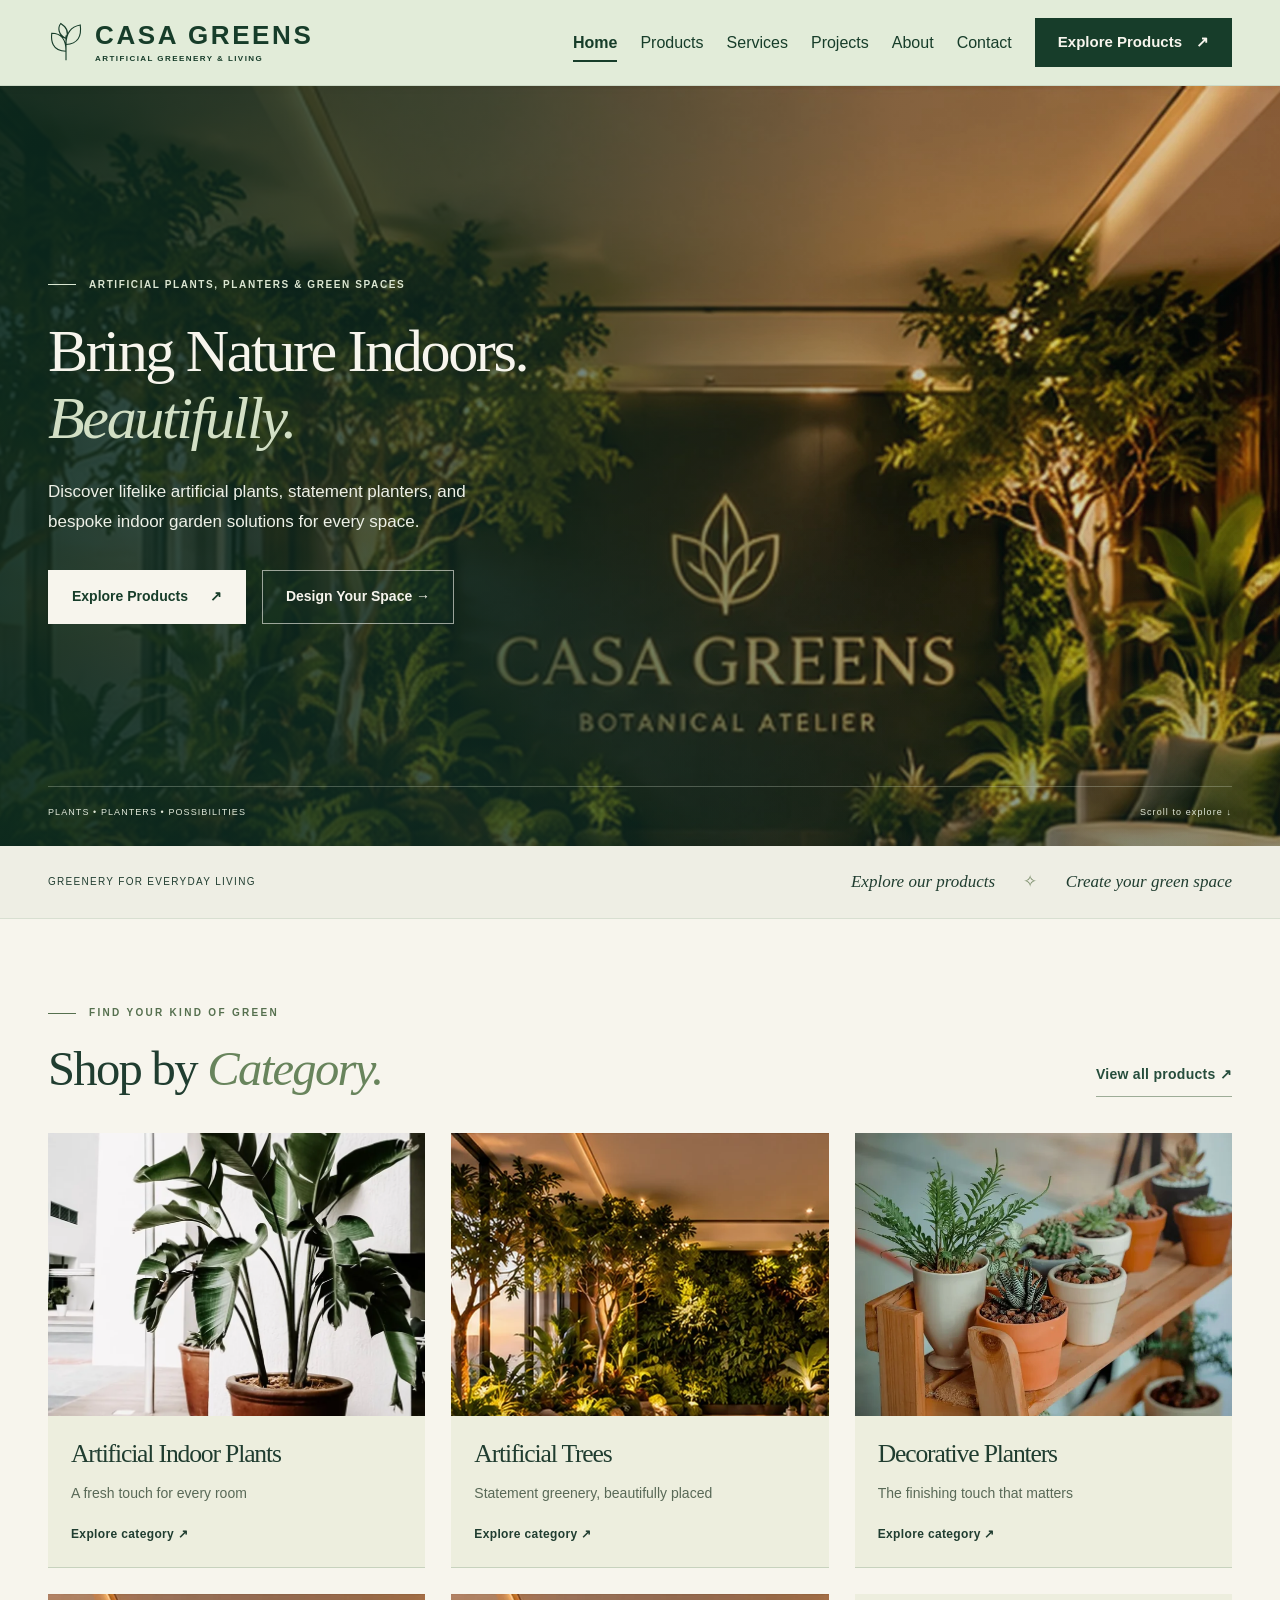
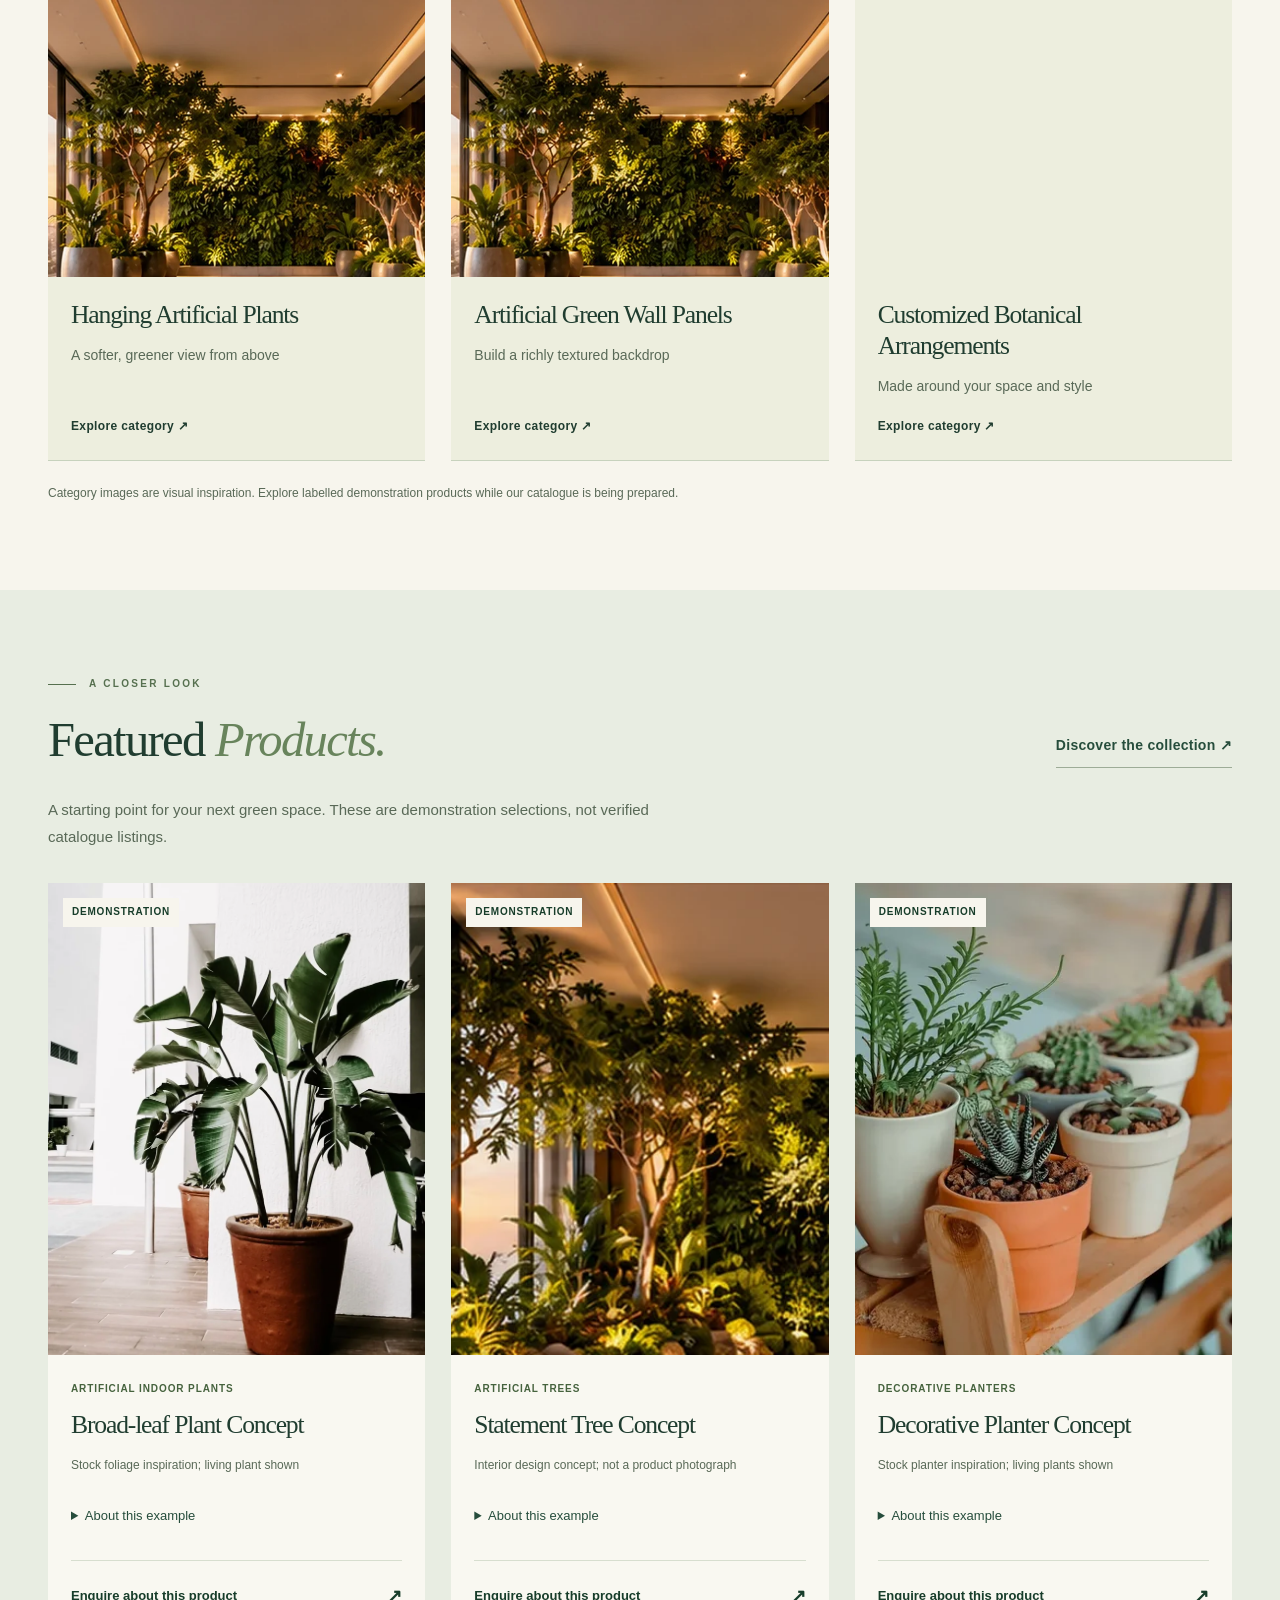
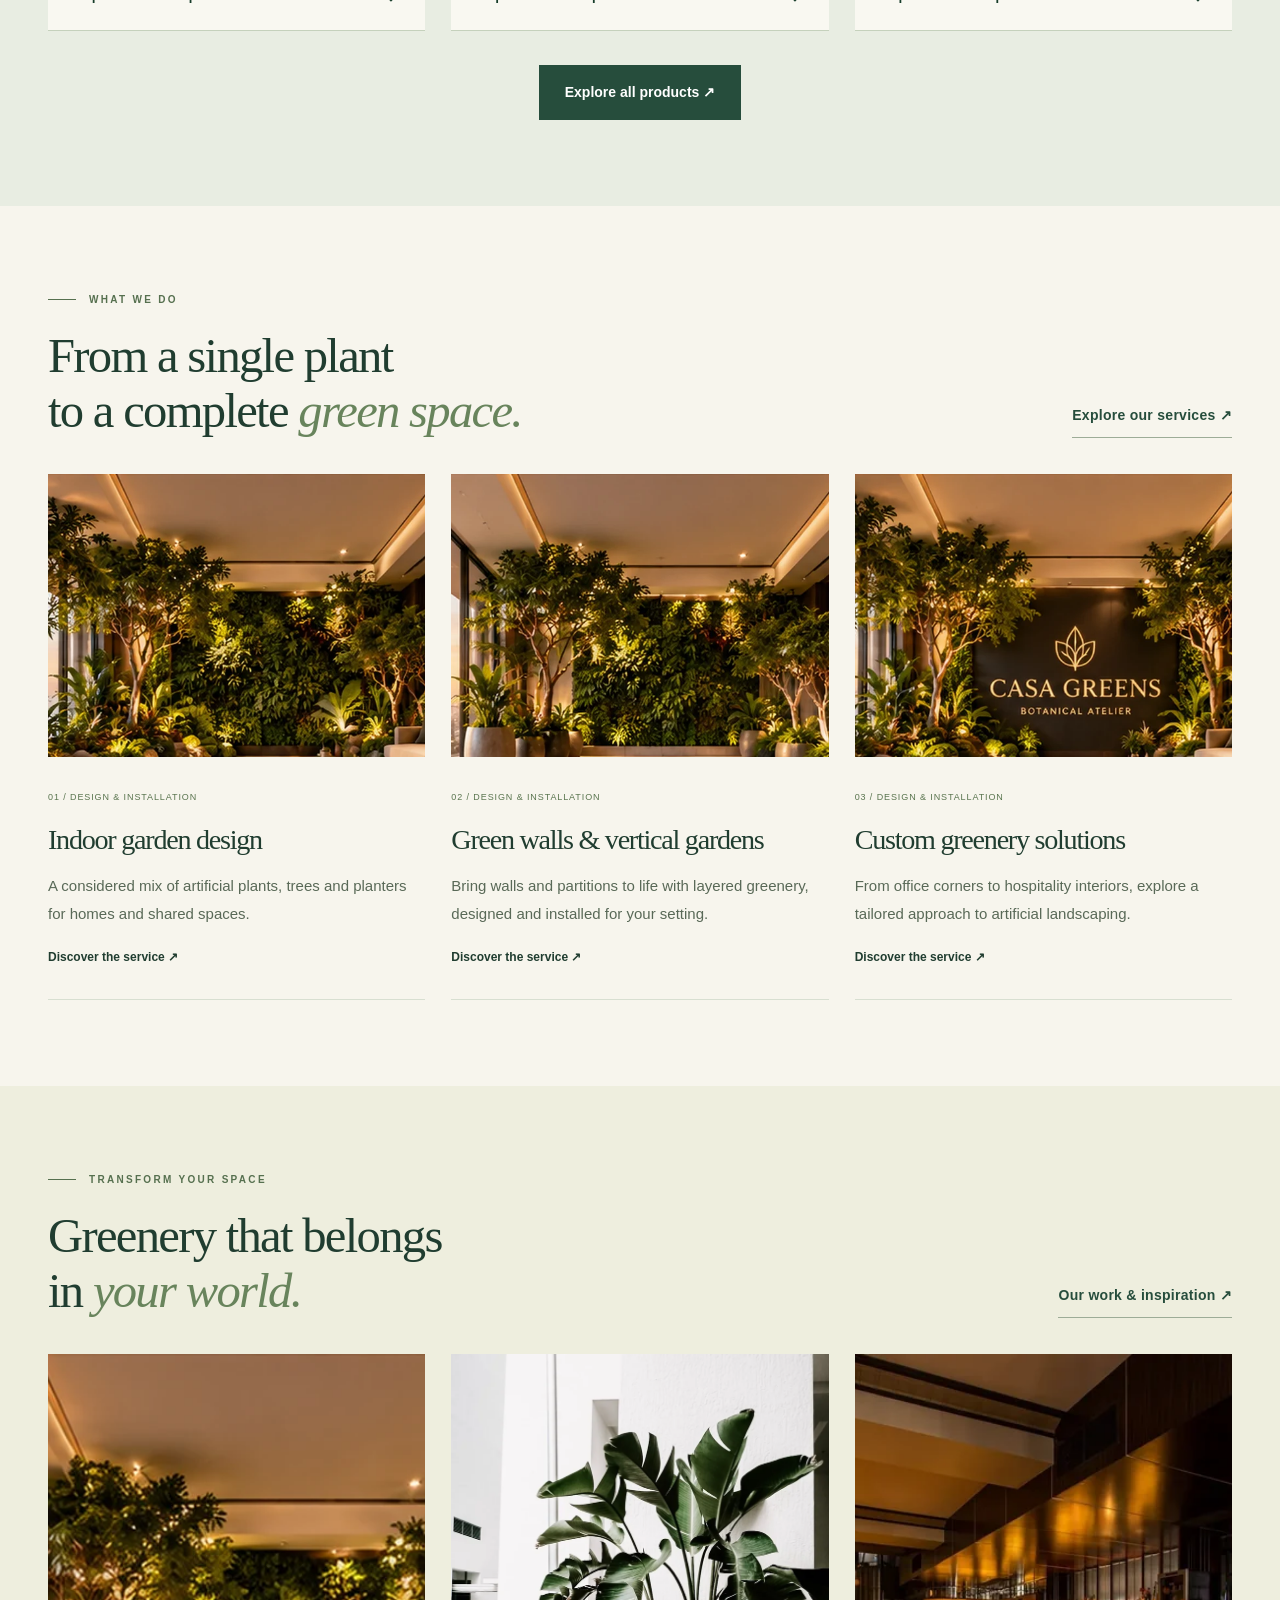
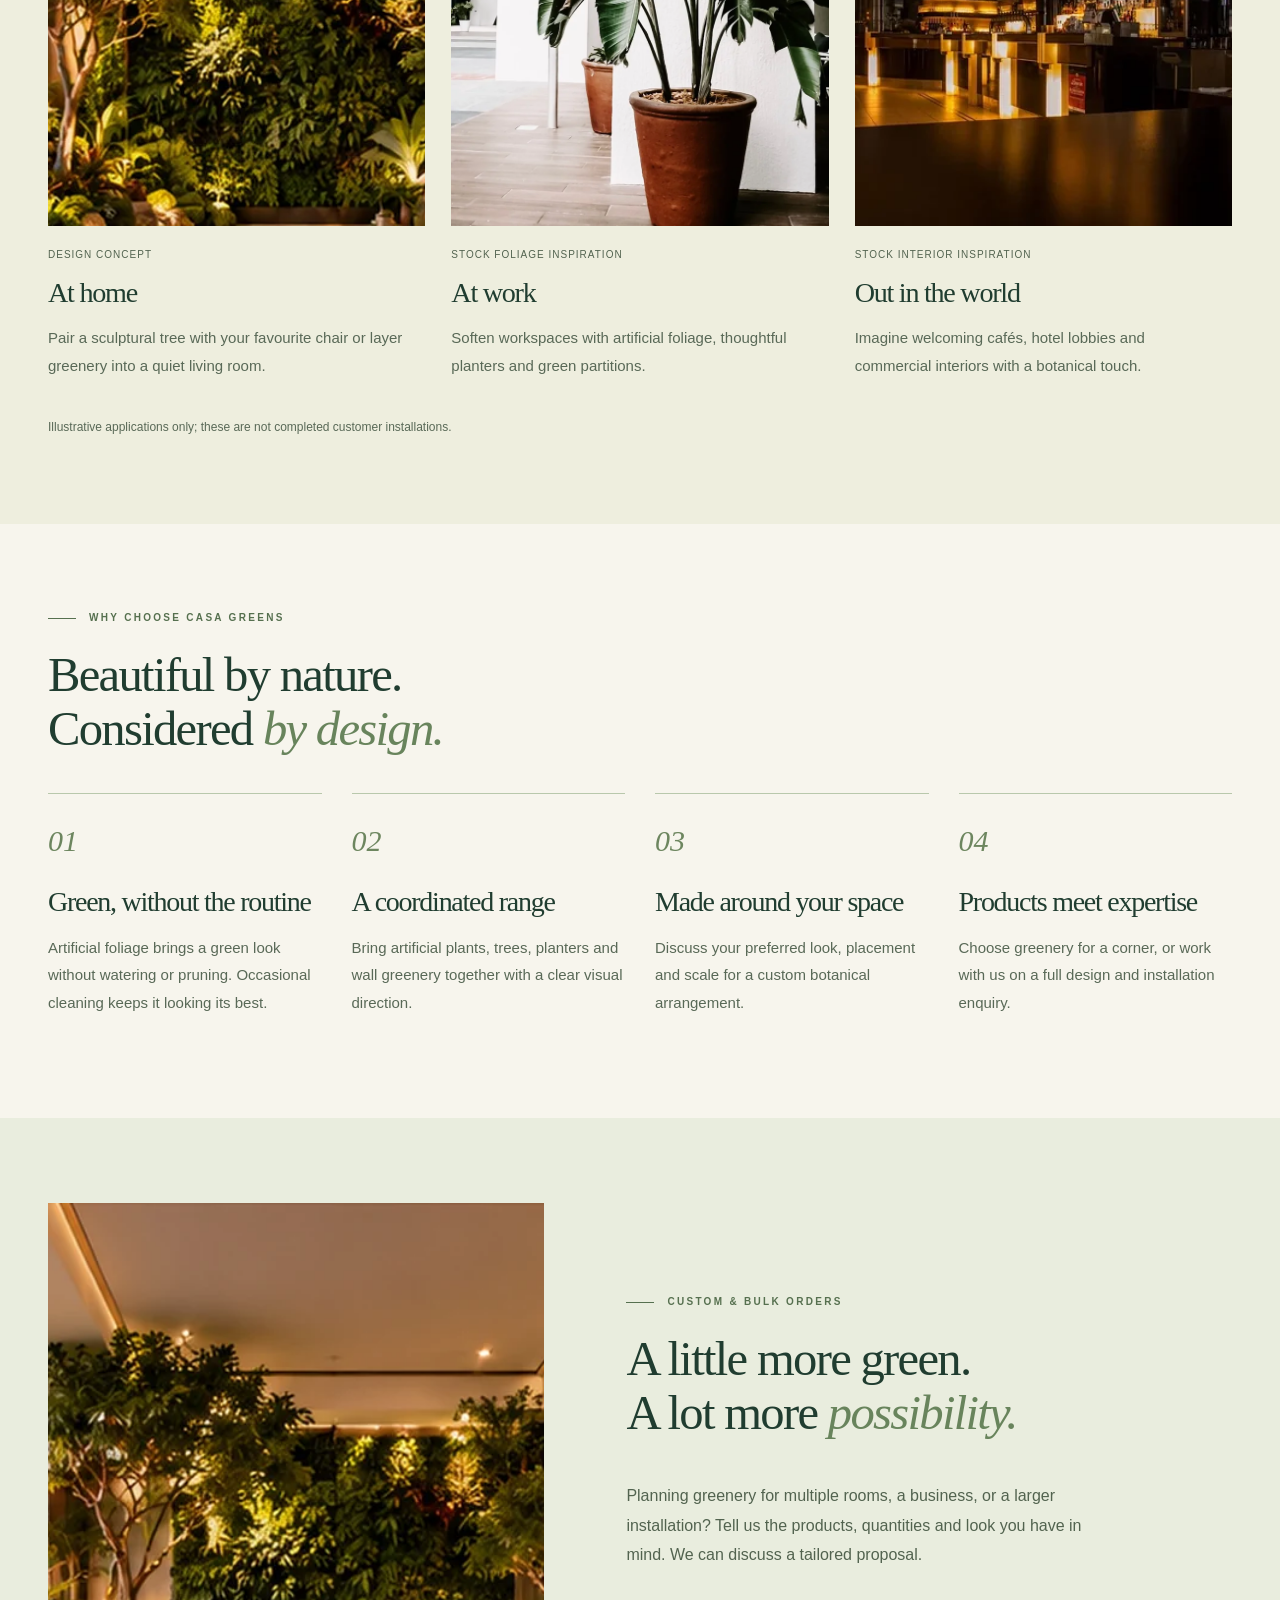
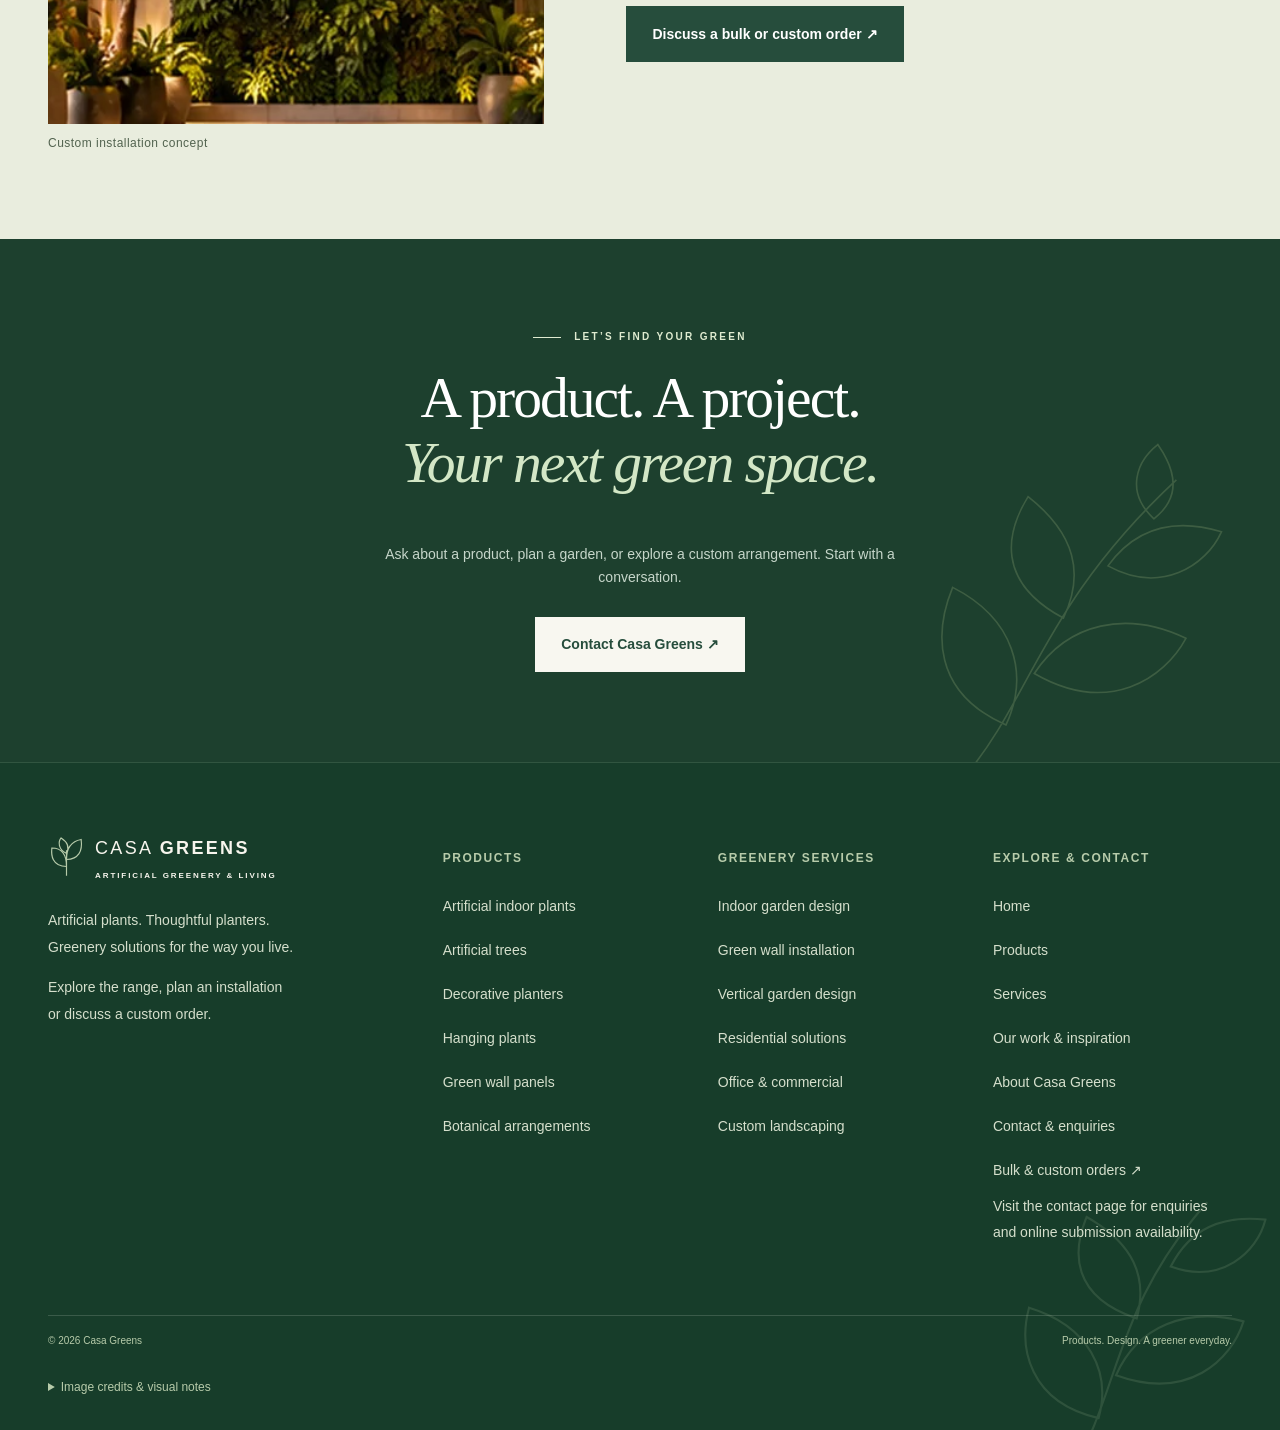
<file: Casa-Greens-Indoor-Gardening/index.html>
<!DOCTYPE html><html lang="en"><head><meta charset="UTF-8"><meta name="viewport" content="width=device-width,initial-scale=1"><meta name="theme-color" content="#f8f7f0"><meta name="description" content="Explore lifelike artificial plants, decorative planters and custom indoor greenery. Discover design concepts and discuss products or installations with Casa Greens."><title>Artificial Plants &amp; Indoor Greenery | Casa Greens</title><link rel="icon" href="data:image/svg+xml,%3Csvg xmlns=%27http://www.w3.org/2000/svg%27 viewBox=%270 0 40 40%27%3E%3Cpath fill=%27%23264d3c%27 d=%27M8 32C0 12 18 3 34 4c2 17-7 30-26 28Z%27/%3E%3C/svg%3E"><link rel="preload" as="image" href="assets/images/complete-garden.webp" imagesrcset="assets/images/complete-garden-768.webp 768w, assets/images/complete-garden.webp 1920w" imagesizes="100vw" fetchpriority="high"><link rel="stylesheet" href="style.css"><meta name="robots" content="index,follow,max-image-preview:large"><meta name="referrer" content="strict-origin-when-cross-origin"><meta property="og:type" content="website"><meta property="og:site_name" content="Casa Greens"><meta property="og:title" content="Artificial Plants &amp; Indoor Greenery | Casa Greens"><meta property="og:description" content="Explore lifelike artificial plants, decorative planters and custom indoor greenery. Discover design concepts and discuss products or installations with Casa Greens."><meta name="twitter:card" content="summary_large_image"><meta name="twitter:title" content="Artificial Plants &amp; Indoor Greenery | Casa Greens"><meta name="twitter:description" content="Explore lifelike artificial plants, decorative planters and custom indoor greenery. Discover design concepts and discuss products or installations with Casa Greens."><script type="application/ld+json">{"@context": "https://schema.org", "@type": "WebPage", "name": "Artificial Plants & Indoor Greenery", "description": "Explore lifelike artificial plants, decorative planters and custom indoor greenery. Discover design concepts and discuss products or installations with Casa Greens.", "inLanguage": "en", "publisher": {"@type": "Organization", "name": "Casa Greens", "description": "Artificial greenery products and indoor garden design and installation services.", "@id": "https://megamindprashant320.github.io/FreeLancing-Projects/Casa-Greens-Indoor-Gardening/#organization", "url": "https://megamindprashant320.github.io/FreeLancing-Projects/Casa-Greens-Indoor-Gardening/"}, "url": "https://megamindprashant320.github.io/FreeLancing-Projects/Casa-Greens-Indoor-Gardening/index.html", "@id": "https://megamindprashant320.github.io/FreeLancing-Projects/Casa-Greens-Indoor-Gardening/index.html#webpage", "image": "https://megamindprashant320.github.io/FreeLancing-Projects/Casa-Greens-Indoor-Gardening/assets/images/complete-garden.jpg"}</script><link rel="canonical" href="https://megamindprashant320.github.io/FreeLancing-Projects/Casa-Greens-Indoor-Gardening/index.html"><meta property="og:url" content="https://megamindprashant320.github.io/FreeLancing-Projects/Casa-Greens-Indoor-Gardening/index.html"><meta property="og:image" content="https://megamindprashant320.github.io/FreeLancing-Projects/Casa-Greens-Indoor-Gardening/assets/images/complete-garden.jpg"><meta property="og:image:type" content="image/jpeg"><meta property="og:image:width" content="1920"><meta property="og:image:height" content="1080"><meta property="og:image:alt" content="Illustrative indoor greenery design concept"><meta name="twitter:image" content="https://megamindprashant320.github.io/FreeLancing-Projects/Casa-Greens-Indoor-Gardening/assets/images/complete-garden.jpg"><meta name="twitter:image:alt" content="Illustrative indoor greenery design concept"></head><body class="page-index"><a class="skip-link" href="#main">Skip to content</a><header class="site-header"><div class="container nav-wrap"><a class="brand" href="index.html"><span class="brand-leaf"><svg viewBox="0 0 48 56" fill="none" aria-hidden="true"><path d="M24 51V18M24 39C5 39 4 24 5 15c13 0 19 9 19 24Zm0-9C24 14 32 6 43 4c2 15-3 25-19 26Zm0-8C13 17 13 7 17 2c8 5 11 12 7 20Z" stroke="currentColor" stroke-width="1.5"/></svg></span><span>CASA <strong>GREENS</strong><small>ARTIFICIAL GREENERY &amp; LIVING</small></span></a><button class="menu-toggle" aria-label="Open menu" aria-expanded="false" aria-controls="main-nav"><span></span><span></span><span></span></button><nav id="main-nav" class="nav" aria-label="Primary"><a href="index.html" aria-current="page">Home</a><a href="products.html">Products</a><a href="services.html">Services</a><a href="projects.html">Projects</a><a href="about.html">About</a><a href="contact.html">Contact</a><a class="nav-cta" href="products.html">Explore Products <span aria-hidden="true">&#8599;</span></a></nav></div></header><main id="main"><section class="hero" aria-labelledby="hero-title" data-video-state="poster"><img class="hero-poster" src="assets/images/complete-garden.webp" alt="" width="1920" height="1080" fetchpriority="high" decoding="async" aria-hidden="true" srcset="assets/images/complete-garden-768.webp 768w, assets/images/complete-garden.webp 1920w" sizes="100vw"><video class="hero-video" muted loop playsinline preload="none" aria-hidden="true" tabindex="-1"><source data-src="assets/videos/hero.mp4" type="video/mp4"></video><button class="hero-motion-toggle" type="button" hidden>Play video</button><div class="hero-shade"></div><div class="container hero-inner"><div class="hero-content"><div class="eyebrow light">ARTIFICIAL PLANTS, PLANTERS &amp; GREEN SPACES</div><h1 id="hero-title">Bring Nature Indoors.<br><em>Beautifully.</em></h1><p>Discover lifelike artificial plants, statement planters, and bespoke indoor garden solutions for every space.</p><div class="hero-actions"><a href="products.html" class="btn btn-white">Explore Products <span aria-hidden="true">↗</span></a><a href="contact.html?type=design#contactForm" class="btn hero-secondary">Design Your Space →</a></div></div></div><div class="hero-bottom container"><span>PLANTS • PLANTERS • POSSIBILITIES</span><span>Scroll to explore ↓</span></div></section><div class="studio-strip"><div class="container"><span>GREENERY FOR EVERYDAY LIVING</span><span>Explore our products <i>&#10023;</i> Create your green space</span></div></div><section class="section shop-section"><div class="container"><div class="section-head"><div><div class="eyebrow">FIND YOUR KIND OF GREEN</div><h2>Shop by <em>Category.</em></h2></div><a class="text-link" href="products.html">View all products &#8599;</a></div><div class="category-grid"><a class="category-tile category-plants" href="products.html?category=plants#catalog"><img src="assets/images/leaf-detail.webp" alt="Artificial Indoor Plants: visual inspiration, not an actual catalogue item" loading="lazy" decoding="async" width="1400" height="2095" srcset="assets/images/leaf-detail-768.webp 768w, assets/images/leaf-detail.webp 1400w" sizes="(max-width:767px) calc(100vw - 40px), (max-width:1023px) 50vw, 620px"><div><h3>Artificial Indoor Plants</h3><p>A fresh touch for every room</p><span>Explore category &#8599;</span></div></a><a class="category-tile category-trees" href="products.html?category=trees#catalog"><img src="assets/images/indoor-garden.webp" alt="Artificial Trees: visual inspiration, not an actual catalogue item" loading="lazy" decoding="async" width="1920" height="1080" srcset="assets/images/indoor-garden-768.webp 768w, assets/images/indoor-garden.webp 1920w" sizes="(max-width:767px) calc(100vw - 40px), (max-width:1023px) 50vw, 620px"><div><h3>Artificial Trees</h3><p>Statement greenery, beautifully placed</p><span>Explore category &#8599;</span></div></a><a class="category-tile category-planters" href="products.html?category=planters#catalog"><img src="assets/images/studio-plants.webp" alt="Decorative Planters: visual inspiration, not an actual catalogue item" loading="lazy" decoding="async" width="1400" height="869" srcset="assets/images/studio-plants-768.webp 768w, assets/images/studio-plants.webp 1400w" sizes="(max-width:767px) calc(100vw - 40px), (max-width:1023px) 50vw, 620px"><div><h3>Decorative Planters</h3><p>The finishing touch that matters</p><span>Explore category &#8599;</span></div></a><a class="category-tile category-hanging" href="products.html?category=hanging#catalog"><img src="assets/images/green-wall.webp" alt="Hanging Artificial Plants: visual inspiration, not an actual catalogue item" loading="lazy" decoding="async" width="1920" height="1080" srcset="assets/images/green-wall-768.webp 768w, assets/images/green-wall.webp 1920w" sizes="(max-width:767px) calc(100vw - 40px), (max-width:1023px) 50vw, 620px"><div><h3>Hanging Artificial Plants</h3><p>A softer, greener view from above</p><span>Explore category &#8599;</span></div></a><a class="category-tile category-panels" href="products.html?category=panels#catalog"><img src="assets/images/green-wall.webp" alt="Artificial Green Wall Panels: visual inspiration, not an actual catalogue item" loading="lazy" decoding="async" width="1920" height="1080" srcset="assets/images/green-wall-768.webp 768w, assets/images/green-wall.webp 1920w" sizes="(max-width:767px) calc(100vw - 40px), (max-width:1023px) 50vw, 620px"><div><h3>Artificial Green Wall Panels</h3><p>Build a richly textured backdrop</p><span>Explore category &#8599;</span></div></a><a class="category-tile category-arrangements" href="products.html?category=arrangements#catalog"><img src="assets/images/complete-garden.webp" alt="Customized Botanical Arrangements: visual inspiration, not an actual catalogue item" loading="lazy" decoding="async" width="1920" height="1080" srcset="assets/images/complete-garden-768.webp 768w, assets/images/complete-garden.webp 1920w" sizes="(max-width:767px) calc(100vw - 40px), (max-width:1023px) 50vw, 620px"><div><h3>Customized Botanical Arrangements</h3><p>Made around your space and style</p><span>Explore category &#8599;</span></div></a></div><p class="image-note">Category images are visual inspiration. Explore labelled demonstration products while our catalogue is being prepared.</p></div></section><section class="section section-sage home-featured" aria-labelledby="featured-title"><div class="container"><div class="section-head"><div><div class="eyebrow">A CLOSER LOOK</div><h2 id="featured-title">Featured <em>Products.</em></h2></div><a class="text-link" href="products.html">Discover the collection &#8599;</a></div><p class="section-description">A starting point for your next green space. These are demonstration selections, not verified catalogue listings.</p><div class="product-grid" data-product-grid data-featured="true"><article class="product-card" data-product-id="broad-leaf-example" data-category="plants"><div class="product-photo"><img src="assets/images/leaf-detail.webp" alt="Broad-leaf Plant Concept - Stock foliage inspiration; living plant shown" loading="lazy" decoding="async" width="1400" height="2095" style="object-position:50% 55%" srcset="assets/images/leaf-detail-768.webp 768w, assets/images/leaf-detail.webp 1400w" sizes="(max-width:767px) calc(100vw - 40px), (max-width:1023px) 50vw, 620px"><span class="demo-badge">DEMONSTRATION</span></div><div class="product-copy"><span class="product-category">Artificial Indoor Plants</span><h3>Broad-leaf Plant Concept</h3><p class="product-visual">Stock foliage inspiration; living plant shown</p><details><summary>About this example</summary><p>Explore a lifelike leafy accent for a side table, living room or workspace. Ask about actual artificial plant options.</p></details><a class="product-enquiry" aria-label="Enquire about this product: Broad-leaf Plant Concept" href="contact.html?type=product&amp;product=broad-leaf-example#contactForm">Enquire about this product<span aria-hidden="true">&#8599;</span></a></div></article><article class="product-card" data-product-id="statement-tree-example" data-category="trees"><div class="product-photo"><img src="assets/images/indoor-garden.webp" alt="Statement Tree Concept - Interior design concept; not a product photograph" loading="lazy" decoding="async" width="1920" height="1080" style="object-position:12% center" srcset="assets/images/indoor-garden-768.webp 768w, assets/images/indoor-garden.webp 1920w" sizes="(max-width:767px) calc(100vw - 40px), (max-width:1023px) 50vw, 620px"><span class="demo-badge">DEMONSTRATION</span></div><div class="product-copy"><span class="product-category">Artificial Trees</span><h3>Statement Tree Concept</h3><p class="product-visual">Interior design concept; not a product photograph</p><details><summary>About this example</summary><p>A starting point for a sculptural artificial tree arrangement. Discuss the look and placement for your interior.</p></details><a class="product-enquiry" aria-label="Enquire about this product: Statement Tree Concept" href="contact.html?type=product&amp;product=statement-tree-example#contactForm">Enquire about this product<span aria-hidden="true">&#8599;</span></a></div></article><article class="product-card" data-product-id="decorative-planter-example" data-category="planters"><div class="product-photo"><img src="assets/images/studio-plants.webp" alt="Decorative Planter Concept - Stock planter inspiration; living plants shown" loading="lazy" decoding="async" width="1400" height="869" style="object-position:48% center" srcset="assets/images/studio-plants-768.webp 768w, assets/images/studio-plants.webp 1400w" sizes="(max-width:767px) calc(100vw - 40px), (max-width:1023px) 50vw, 620px"><span class="demo-badge">DEMONSTRATION</span></div><div class="product-copy"><span class="product-category">Decorative Planters</span><h3>Decorative Planter Concept</h3><p class="product-visual">Stock planter inspiration; living plants shown</p><details><summary>About this example</summary><p>Explore a coordinated planter direction for artificial foliage. Confirm actual designs and finishes with us.</p></details><a class="product-enquiry" aria-label="Enquire about this product: Decorative Planter Concept" href="contact.html?type=product&amp;product=decorative-planter-example#contactForm">Enquire about this product<span aria-hidden="true">&#8599;</span></a></div></article></div><div class="featured-actions"><a class="btn btn-primary" href="products.html">Explore all products &#8599;</a></div></div></section><section class="section"><div class="container"><div class="section-head"><div><div class="eyebrow">WHAT WE DO</div><h2>From a single plant<br>to a complete <em>green space.</em></h2></div><a class="text-link" href="services.html">Explore our services &#8599;</a></div><div class="retail-services"><a class="retail-service" href="services.html#indoor"><img src="assets/images/indoor-garden.webp" alt="Indoor garden design concept" loading="lazy" decoding="async" width="1920" height="1080" srcset="assets/images/indoor-garden-768.webp 768w, assets/images/indoor-garden.webp 1920w" sizes="(max-width:767px) calc(100vw - 40px), (max-width:1023px) 50vw, 620px"><div><span>01 / DESIGN &amp; INSTALLATION</span><h3>Indoor garden design</h3><p>A considered mix of artificial plants, trees and planters for homes and shared spaces.</p><b>Discover the service &#8599;</b></div></a><a class="retail-service" href="services.html#walls"><img src="assets/images/green-wall.webp" alt="Green walls & vertical gardens concept" loading="lazy" decoding="async" width="1920" height="1080" srcset="assets/images/green-wall-768.webp 768w, assets/images/green-wall.webp 1920w" sizes="(max-width:767px) calc(100vw - 40px), (max-width:1023px) 50vw, 620px"><div><span>02 / DESIGN &amp; INSTALLATION</span><h3>Green walls & vertical gardens</h3><p>Bring walls and partitions to life with layered greenery, designed and installed for your setting.</p><b>Discover the service &#8599;</b></div></a><a class="retail-service" href="services.html#custom"><img src="assets/images/complete-garden.webp" alt="Custom greenery solutions concept" loading="lazy" decoding="async" width="1920" height="1080" srcset="assets/images/complete-garden-768.webp 768w, assets/images/complete-garden.webp 1920w" sizes="(max-width:767px) calc(100vw - 40px), (max-width:1023px) 50vw, 620px"><div><span>03 / DESIGN &amp; INSTALLATION</span><h3>Custom greenery solutions</h3><p>From office corners to hospitality interiors, explore a tailored approach to artificial landscaping.</p><b>Discover the service &#8599;</b></div></a></div></div></section><section class="section section-projects"><div class="container"><div class="section-head"><div><div class="eyebrow">TRANSFORM YOUR SPACE</div><h2>Greenery that belongs<br>in <em>your world.</em></h2></div><a class="text-link" href="projects.html">Our work & inspiration &#8599;</a></div><div class="application-grid"><article><img src="assets/images/indoor-garden.webp" alt="Layered trees and foliage in an indoor lounge design concept" loading="lazy" decoding="async" width="1920" height="1080" srcset="assets/images/indoor-garden-768.webp 768w, assets/images/indoor-garden.webp 1920w" sizes="(max-width:767px) calc(100vw - 40px), (max-width:1023px) 50vw, 620px"><span>DESIGN CONCEPT</span><h3>At home</h3><p>Pair a sculptural tree with your favourite chair or layer greenery into a quiet living room.</p></article><article><img src="assets/images/leaf-detail.webp" alt="Stock photograph of sculptural living foliage for office styling inspiration" loading="lazy" decoding="async" width="1400" height="2095" srcset="assets/images/leaf-detail-768.webp 768w, assets/images/leaf-detail.webp 1400w" sizes="(max-width:767px) calc(100vw - 40px), (max-width:1023px) 50vw, 620px"><span>STOCK FOLIAGE INSPIRATION</span><h3>At work</h3><p>Soften workspaces with artificial foliage, thoughtful planters and green partitions.</p></article><article><img src="assets/images/hospitality.webp" alt="Out in the world: stock interior inspiration" loading="lazy" decoding="async" width="1400" height="788" srcset="assets/images/hospitality-768.webp 768w, assets/images/hospitality.webp 1400w" sizes="(max-width:767px) calc(100vw - 40px), (max-width:1023px) 50vw, 620px"><span>STOCK INTERIOR INSPIRATION</span><h3>Out in the world</h3><p>Imagine welcoming cafés, hotel lobbies and commercial interiors with a botanical touch.</p></article></div><p class="image-note">Illustrative applications only; these are not completed customer installations.</p></div></section><section class="section"><div class="container"><div class="section-head"><div><div class="eyebrow">WHY CHOOSE CASA GREENS</div><h2>Beautiful by nature.<br>Considered <em>by design.</em></h2></div></div><div class="benefit-grid"><article><span>01</span><h3>Green, without the routine</h3><p>Artificial foliage brings a green look without watering or pruning. Occasional cleaning keeps it looking its best.</p></article><article><span>02</span><h3>A coordinated range</h3><p>Bring artificial plants, trees, planters and wall greenery together with a clear visual direction.</p></article><article><span>03</span><h3>Made around your space</h3><p>Discuss your preferred look, placement and scale for a custom botanical arrangement.</p></article><article><span>04</span><h3>Products meet expertise</h3><p>Choose greenery for a corner, or work with us on a full design and installation enquiry.</p></article></div></div></section><section class="section bulk-section"><div class="container split"><figure class="image-frame"><img src="assets/images/green-wall.webp" alt="Custom greenery design concept for a commercial interior" loading="lazy" decoding="async" width="1920" height="1080" srcset="assets/images/green-wall-768.webp 768w, assets/images/green-wall.webp 1920w" sizes="(max-width:767px) calc(100vw - 40px), (max-width:1023px) 50vw, 620px"><figcaption>Custom installation concept</figcaption></figure><div><div class="eyebrow">CUSTOM &amp; BULK ORDERS</div><h2>A little more green.<br>A lot more <em>possibility.</em></h2><p>Planning greenery for multiple rooms, a business, or a larger installation? Tell us the products, quantities and look you have in mind. We can discuss a tailored proposal.</p><a class="btn btn-primary" href="contact.html?type=bulk#contactForm">Discuss a bulk or custom order &#8599;</a></div></div></section><section class="cta-section"><div class="container"><div class="eyebrow light">LET’S FIND YOUR GREEN</div><h2>A product. A project.<br><em>Your next green space.</em></h2><p>Ask about a product, plan a garden, or explore a custom arrangement. Start with a conversation.</p><a class="btn btn-white" href="contact.html">Contact Casa Greens &#8599;</a></div></section></main><footer class="footer"><div class="container footer-top"><div><a class="brand footer-brand" href="index.html"><span class="brand-leaf"><svg viewBox="0 0 48 56" fill="none" aria-hidden="true"><path d="M24 51V18M24 39C5 39 4 24 5 15c13 0 19 9 19 24Zm0-9C24 14 32 6 43 4c2 15-3 25-19 26Zm0-8C13 17 13 7 17 2c8 5 11 12 7 20Z" stroke="currentColor" stroke-width="1.5"/></svg></span><span>CASA <strong>GREENS</strong><small>ARTIFICIAL GREENERY &amp; LIVING</small></span></a><p>Artificial plants. Thoughtful planters.<br>Greenery solutions for the way you live.</p><p>Explore the range, plan an installation<br>or discuss a custom order.</p></div><div><h2 class="footer-heading">Products</h2><a href="products.html?category=plants#catalog">Artificial indoor plants</a><a href="products.html?category=trees#catalog">Artificial trees</a><a href="products.html?category=planters#catalog">Decorative planters</a><a href="products.html?category=hanging#catalog">Hanging plants</a><a href="products.html?category=panels#catalog">Green wall panels</a><a href="products.html?category=arrangements#catalog">Botanical arrangements</a></div><div><h2 class="footer-heading">Greenery services</h2><a href="services.html#indoor">Indoor garden design</a><a href="services.html#walls">Green wall installation</a><a href="services.html#vertical">Vertical garden design</a><a href="services.html#residential">Residential solutions</a><a href="services.html#commercial">Office &amp; commercial</a><a href="services.html#custom">Custom landscaping</a></div><div><h2 class="footer-heading">Explore &amp; contact</h2><a href="index.html">Home</a><a href="products.html">Products</a><a href="services.html">Services</a><a href="projects.html">Our work &amp; inspiration</a><a href="about.html">About Casa Greens</a><a href="contact.html">Contact &amp; enquiries</a><a href="contact.html?type=bulk#contactForm">Bulk &amp; custom orders &#8599;</a><p>Visit the contact page for enquiries<br>and online submission availability.</p></div></div><div class="container footer-bottom"><span>&copy; <span id="year"></span> Casa Greens</span><span>Products. Design. A greener everyday.</span></div><div class="container image-credits"><details><summary>Image credits & visual notes</summary><p>Existing Casa Greens images are retained as design concepts. Additional stock photographs are inspiration only and may show living plants. Photography via <a href="https://www.pexels.com/license/" target="_blank" rel="noopener noreferrer">Pexels (free commercial-use license)</a>: <a href="https://www.pexels.com/photo/1974508/">foliage</a>, <a href="https://www.pexels.com/photo/793012/">planters</a>, <a href="https://www.pexels.com/photo/1571460/">living interior</a>, <a href="https://www.pexels.com/photo/260922/">hospitality interior</a>.</p></details></div></footer><script src="script.js" defer></script></body></html>
</file>
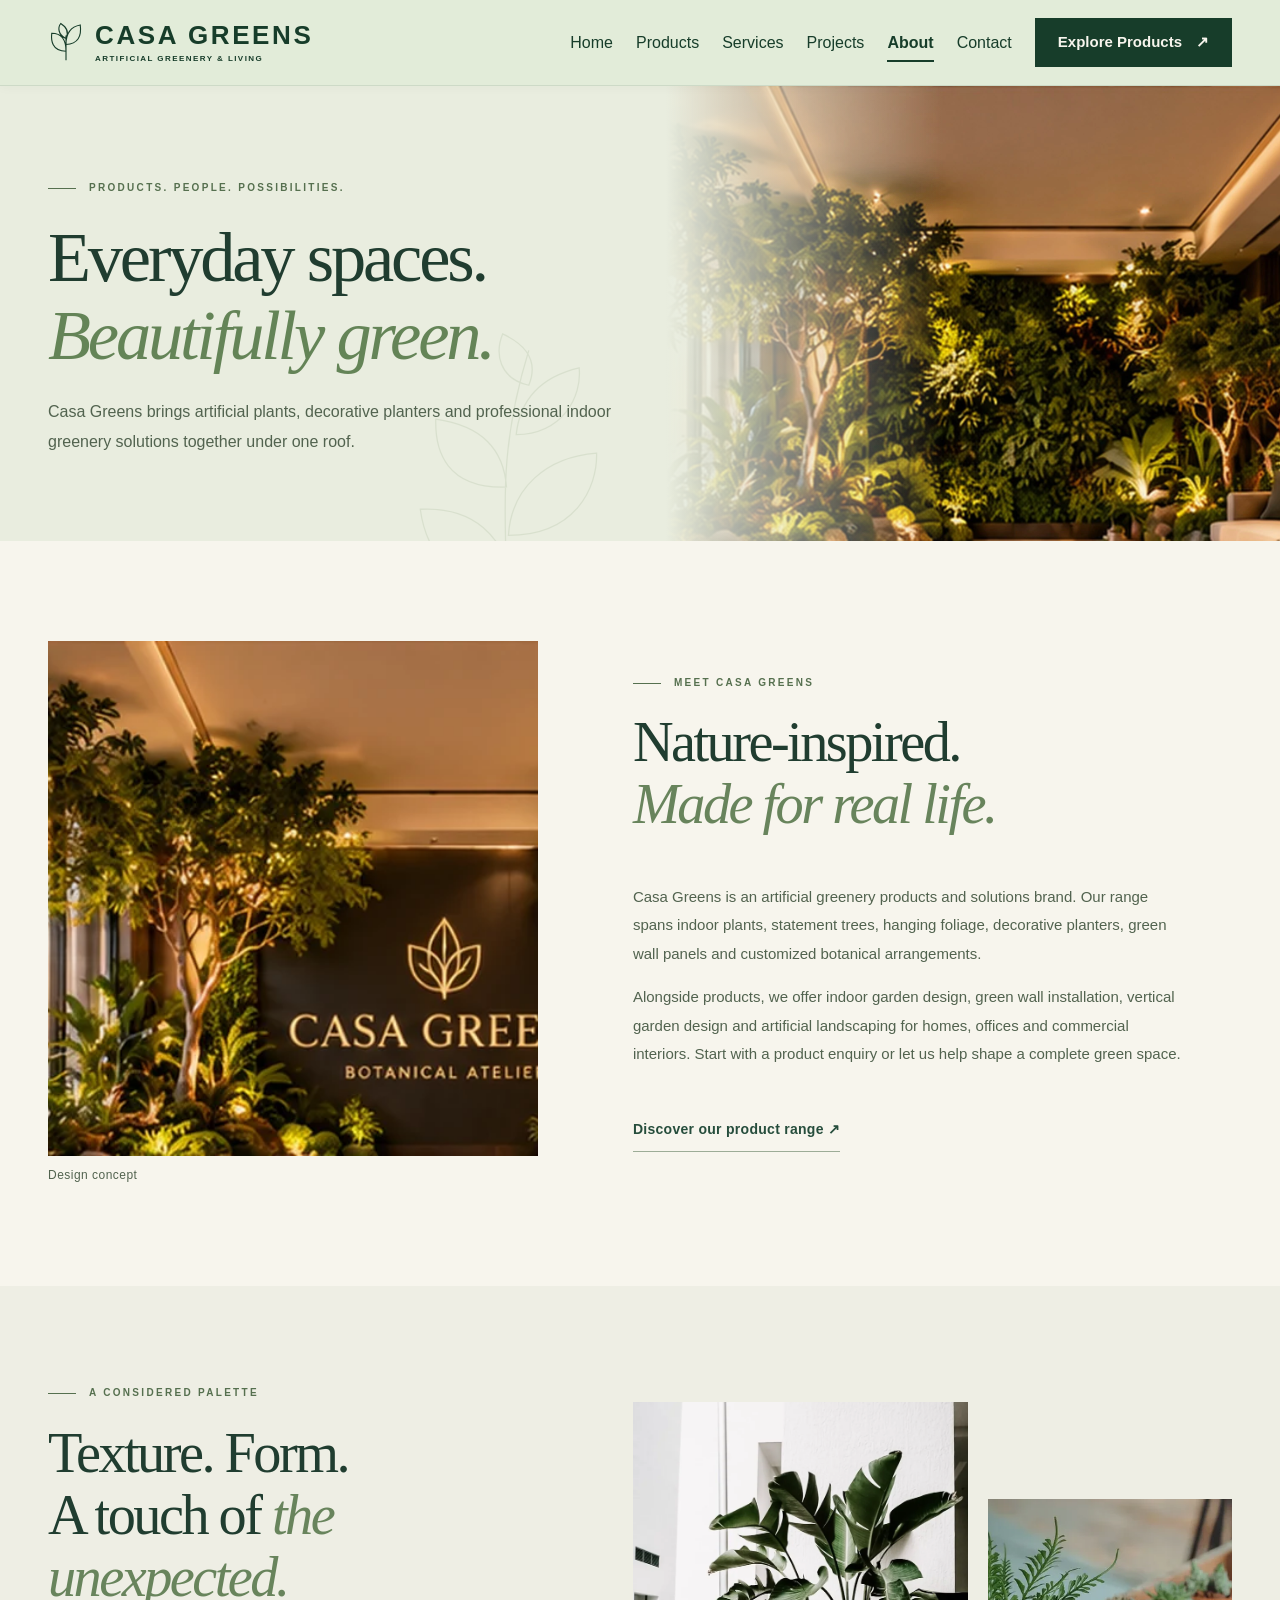
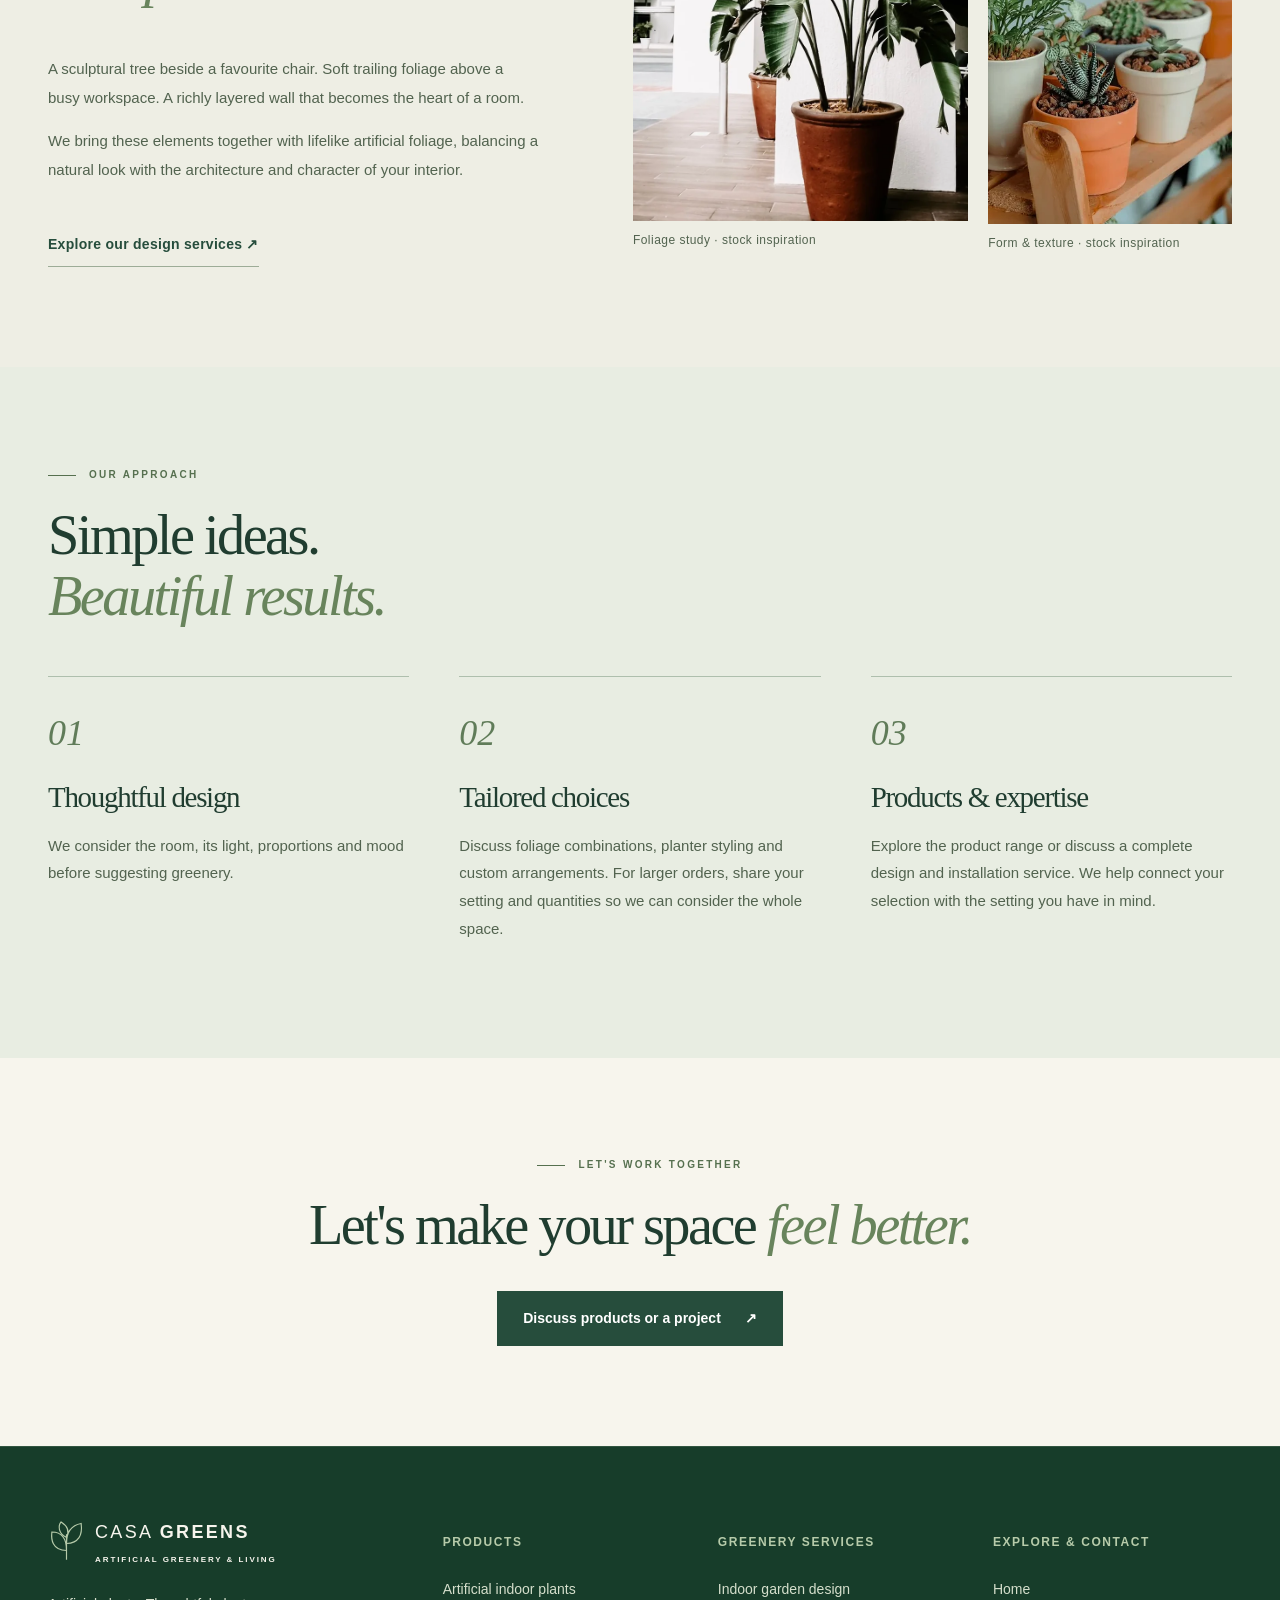
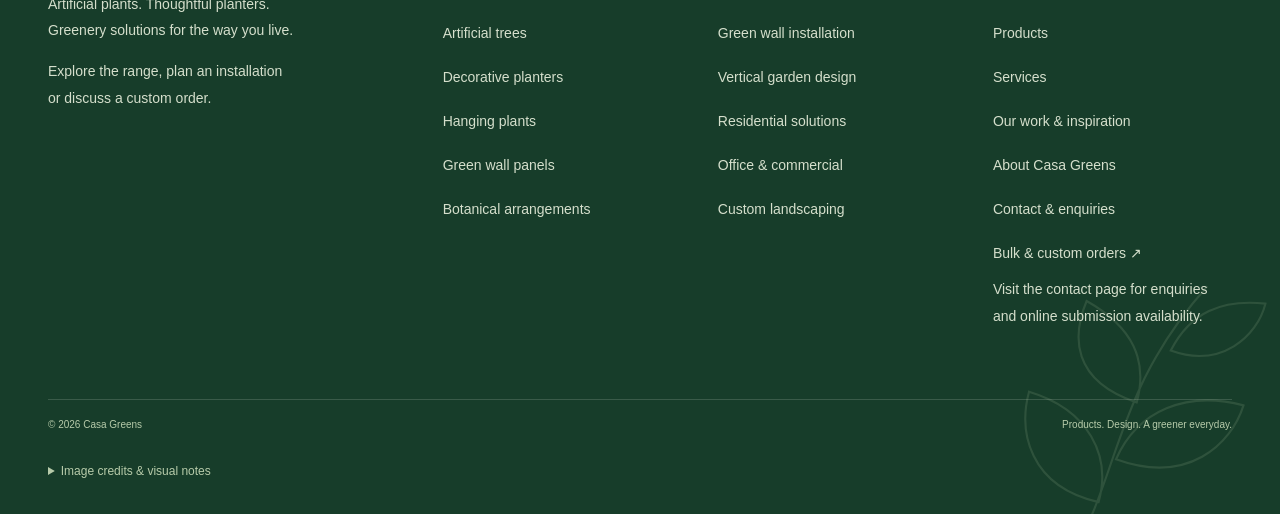
<file: Casa-Greens-Indoor-Gardening/about.html>
<!DOCTYPE html><html lang="en"><head><meta charset="UTF-8"><meta name="viewport" content="width=device-width,initial-scale=1"><meta name="theme-color" content="#f8f7f0"><meta name="description" content="Meet Casa Greens, an artificial plants, planters and indoor greenery solutions brand. Explore our product range, design approach and customization capabilities."><title>About Casa Greens | Artificial Greenery &amp; Indoor Solutions</title><link rel="icon" href="data:image/svg+xml,%3Csvg xmlns=%27http://www.w3.org/2000/svg%27 viewBox=%270 0 40 40%27%3E%3Cpath fill=%27%23264d3c%27 d=%27M8 32C0 12 18 3 34 4c2 17-7 30-26 28Z%27/%3E%3C/svg%3E"><link rel="preload" as="image" href="assets/images/leaf-detail-768.webp" media="(max-width:767px)" fetchpriority="high"><link rel="preload" as="image" href="assets/images/indoor-garden.webp" media="(min-width:768px)" fetchpriority="high"><link rel="stylesheet" href="style.css"><meta name="robots" content="index,follow,max-image-preview:large"><meta name="referrer" content="strict-origin-when-cross-origin"><meta property="og:type" content="website"><meta property="og:site_name" content="Casa Greens"><meta property="og:title" content="About Casa Greens | Artificial Greenery &amp; Indoor Solutions"><meta property="og:description" content="Meet Casa Greens, an artificial plants, planters and indoor greenery solutions brand. Explore our product range, design approach and customization capabilities."><meta name="twitter:card" content="summary_large_image"><meta name="twitter:title" content="About Casa Greens | Artificial Greenery &amp; Indoor Solutions"><meta name="twitter:description" content="Meet Casa Greens, an artificial plants, planters and indoor greenery solutions brand. Explore our product range, design approach and customization capabilities."><script type="application/ld+json">{"@context": "https://schema.org", "@type": "AboutPage", "name": "About Casa Greens", "description": "Meet Casa Greens, an artificial plants, planters and indoor greenery solutions brand. Explore our product range, design approach and customization capabilities.", "inLanguage": "en", "publisher": {"@type": "Organization", "name": "Casa Greens", "description": "Artificial greenery products and indoor garden design and installation services.", "@id": "https://megamindprashant320.github.io/FreeLancing-Projects/Casa-Greens-Indoor-Gardening/#organization", "url": "https://megamindprashant320.github.io/FreeLancing-Projects/Casa-Greens-Indoor-Gardening/"}, "url": "https://megamindprashant320.github.io/FreeLancing-Projects/Casa-Greens-Indoor-Gardening/about.html", "@id": "https://megamindprashant320.github.io/FreeLancing-Projects/Casa-Greens-Indoor-Gardening/about.html#webpage", "image": "https://megamindprashant320.github.io/FreeLancing-Projects/Casa-Greens-Indoor-Gardening/assets/images/complete-garden.jpg"}</script><link rel="canonical" href="https://megamindprashant320.github.io/FreeLancing-Projects/Casa-Greens-Indoor-Gardening/about.html"><meta property="og:url" content="https://megamindprashant320.github.io/FreeLancing-Projects/Casa-Greens-Indoor-Gardening/about.html"><meta property="og:image" content="https://megamindprashant320.github.io/FreeLancing-Projects/Casa-Greens-Indoor-Gardening/assets/images/complete-garden.jpg"><meta property="og:image:type" content="image/jpeg"><meta property="og:image:width" content="1920"><meta property="og:image:height" content="1080"><meta property="og:image:alt" content="Illustrative indoor greenery design concept"><meta name="twitter:image" content="https://megamindprashant320.github.io/FreeLancing-Projects/Casa-Greens-Indoor-Gardening/assets/images/complete-garden.jpg"><meta name="twitter:image:alt" content="Illustrative indoor greenery design concept"></head><body class="page-about"><a class="skip-link" href="#main">Skip to content</a><header class="site-header"><div class="container nav-wrap"><a class="brand" href="index.html"><span class="brand-leaf"><svg viewBox="0 0 48 56" fill="none" aria-hidden="true"><path d="M24 51V18M24 39C5 39 4 24 5 15c13 0 19 9 19 24Zm0-9C24 14 32 6 43 4c2 15-3 25-19 26Zm0-8C13 17 13 7 17 2c8 5 11 12 7 20Z" stroke="currentColor" stroke-width="1.5"/></svg></span><span>CASA <strong>GREENS</strong><small>ARTIFICIAL GREENERY &amp; LIVING</small></span></a><button class="menu-toggle" aria-label="Open menu" aria-expanded="false" aria-controls="main-nav"><span></span><span></span><span></span></button><nav id="main-nav" class="nav" aria-label="Primary"><a href="index.html">Home</a><a href="products.html">Products</a><a href="services.html">Services</a><a href="projects.html">Projects</a><a href="about.html" aria-current="page">About</a><a href="contact.html">Contact</a><a class="nav-cta" href="products.html">Explore Products <span aria-hidden="true">&#8599;</span></a></nav></div></header><main id="main"><section class="page-intro"><div class="container"><div class="eyebrow">PRODUCTS. PEOPLE. POSSIBILITIES.</div><h1>Everyday spaces.<br><em>Beautifully green.</em></h1><p>Casa Greens brings artificial plants, decorative planters and professional indoor greenery solutions together under one roof.</p></div></section><section class="section"><div class="container split"><figure class="image-frame"><img src="assets/images/complete-garden.webp" alt="Concept of a welcoming modern interior with artificial indoor greenery" width="1920" height="1080" decoding="async" srcset="assets/images/complete-garden-768.webp 768w, assets/images/complete-garden.webp 1920w" sizes="(max-width:767px) calc(100vw - 40px), (max-width:1023px) 50vw, 620px"><figcaption>Design concept</figcaption></figure><div><div class="eyebrow">MEET CASA GREENS</div><h2>Nature-inspired.<br><em>Made for real life.</em></h2><p>Casa Greens is an artificial greenery products and solutions brand. Our range spans indoor plants, statement trees, hanging foliage, decorative planters, green wall panels and customized botanical arrangements.</p><p>Alongside products, we offer indoor garden design, green wall installation, vertical garden design and artificial landscaping for homes, offices and commercial interiors. Start with a product enquiry or let us help shape a complete green space.</p><a class="text-link" href="products.html">Discover our product range &#8599;</a></div></div></section><section class="section about-editorial"><div class="container split"><div><div class="eyebrow">A CONSIDERED PALETTE</div><h2>Texture. Form.<br>A touch of <em>the unexpected.</em></h2><p>A sculptural tree beside a favourite chair. Soft trailing foliage above a busy workspace. A richly layered wall that becomes the heart of a room.</p><p>We bring these elements together with lifelike artificial foliage, balancing a natural look with the architecture and character of your interior.</p><a class="text-link" href="services.html">Explore our design services ↗</a></div><div class="photo-pair"><figure><img src="assets/images/leaf-detail.webp" loading="lazy" alt="Stock photograph showing the sculptural shape and rich texture of broad green leaves" width="1400" height="2095" decoding="async" srcset="assets/images/leaf-detail-768.webp 768w, assets/images/leaf-detail.webp 1400w" sizes="(max-width:767px) calc(100vw - 40px), (max-width:1023px) 50vw, 620px"><figcaption>Foliage study · stock inspiration</figcaption></figure><figure><img src="assets/images/studio-plants.webp" loading="lazy" alt="Stock photograph of a collection of textured decorative planters" width="1400" height="869" decoding="async" srcset="assets/images/studio-plants-768.webp 768w, assets/images/studio-plants.webp 1400w" sizes="(max-width:767px) calc(100vw - 40px), (max-width:1023px) 50vw, 620px"><figcaption>Form & texture · stock inspiration</figcaption></figure></div></div></section><section class="section section-sage"><div class="container"><div class="section-head"><div><div class="eyebrow">OUR APPROACH</div><h2>Simple ideas.<br><em>Beautiful results.</em></h2></div></div><div class="value-grid"><article><span>01</span><h3>Thoughtful design</h3><p>We consider the room, its light, proportions and mood before suggesting greenery.</p></article><article><span>02</span><h3>Tailored choices</h3><p>Discuss foliage combinations, planter styling and custom arrangements. For larger orders, share your setting and quantities so we can consider the whole space.</p></article><article><span>03</span><h3>Products &amp; expertise</h3><p>Explore the product range or discuss a complete design and installation service. We help connect your selection with the setting you have in mind.</p></article></div></div></section><section class="section"><div class="container centered"><div class="eyebrow">LET'S WORK TOGETHER</div><h2>Let's make your space <em>feel better.</em></h2><a href="contact.html" class="btn btn-primary">Discuss products or a project <span aria-hidden="true">↗</span></a></div></section></main><footer class="footer"><div class="container footer-top"><div><a class="brand footer-brand" href="index.html"><span class="brand-leaf"><svg viewBox="0 0 48 56" fill="none" aria-hidden="true"><path d="M24 51V18M24 39C5 39 4 24 5 15c13 0 19 9 19 24Zm0-9C24 14 32 6 43 4c2 15-3 25-19 26Zm0-8C13 17 13 7 17 2c8 5 11 12 7 20Z" stroke="currentColor" stroke-width="1.5"/></svg></span><span>CASA <strong>GREENS</strong><small>ARTIFICIAL GREENERY &amp; LIVING</small></span></a><p>Artificial plants. Thoughtful planters.<br>Greenery solutions for the way you live.</p><p>Explore the range, plan an installation<br>or discuss a custom order.</p></div><div><h2 class="footer-heading">Products</h2><a href="products.html?category=plants#catalog">Artificial indoor plants</a><a href="products.html?category=trees#catalog">Artificial trees</a><a href="products.html?category=planters#catalog">Decorative planters</a><a href="products.html?category=hanging#catalog">Hanging plants</a><a href="products.html?category=panels#catalog">Green wall panels</a><a href="products.html?category=arrangements#catalog">Botanical arrangements</a></div><div><h2 class="footer-heading">Greenery services</h2><a href="services.html#indoor">Indoor garden design</a><a href="services.html#walls">Green wall installation</a><a href="services.html#vertical">Vertical garden design</a><a href="services.html#residential">Residential solutions</a><a href="services.html#commercial">Office &amp; commercial</a><a href="services.html#custom">Custom landscaping</a></div><div><h2 class="footer-heading">Explore &amp; contact</h2><a href="index.html">Home</a><a href="products.html">Products</a><a href="services.html">Services</a><a href="projects.html">Our work &amp; inspiration</a><a href="about.html">About Casa Greens</a><a href="contact.html">Contact &amp; enquiries</a><a href="contact.html?type=bulk#contactForm">Bulk &amp; custom orders &#8599;</a><p>Visit the contact page for enquiries<br>and online submission availability.</p></div></div><div class="container footer-bottom"><span>&copy; <span id="year"></span> Casa Greens</span><span>Products. Design. A greener everyday.</span></div><div class="container image-credits"><details><summary>Image credits & visual notes</summary><p>Existing Casa Greens images are retained as design concepts. Additional stock photographs are inspiration only and may show living plants. Photography via <a href="https://www.pexels.com/license/" target="_blank" rel="noopener noreferrer">Pexels (free commercial-use license)</a>: <a href="https://www.pexels.com/photo/1974508/">foliage</a>, <a href="https://www.pexels.com/photo/793012/">planters</a>, <a href="https://www.pexels.com/photo/1571460/">living interior</a>, <a href="https://www.pexels.com/photo/260922/">hospitality interior</a>.</p></details></div></footer><script src="script.js" defer></script></body></html>
</file>
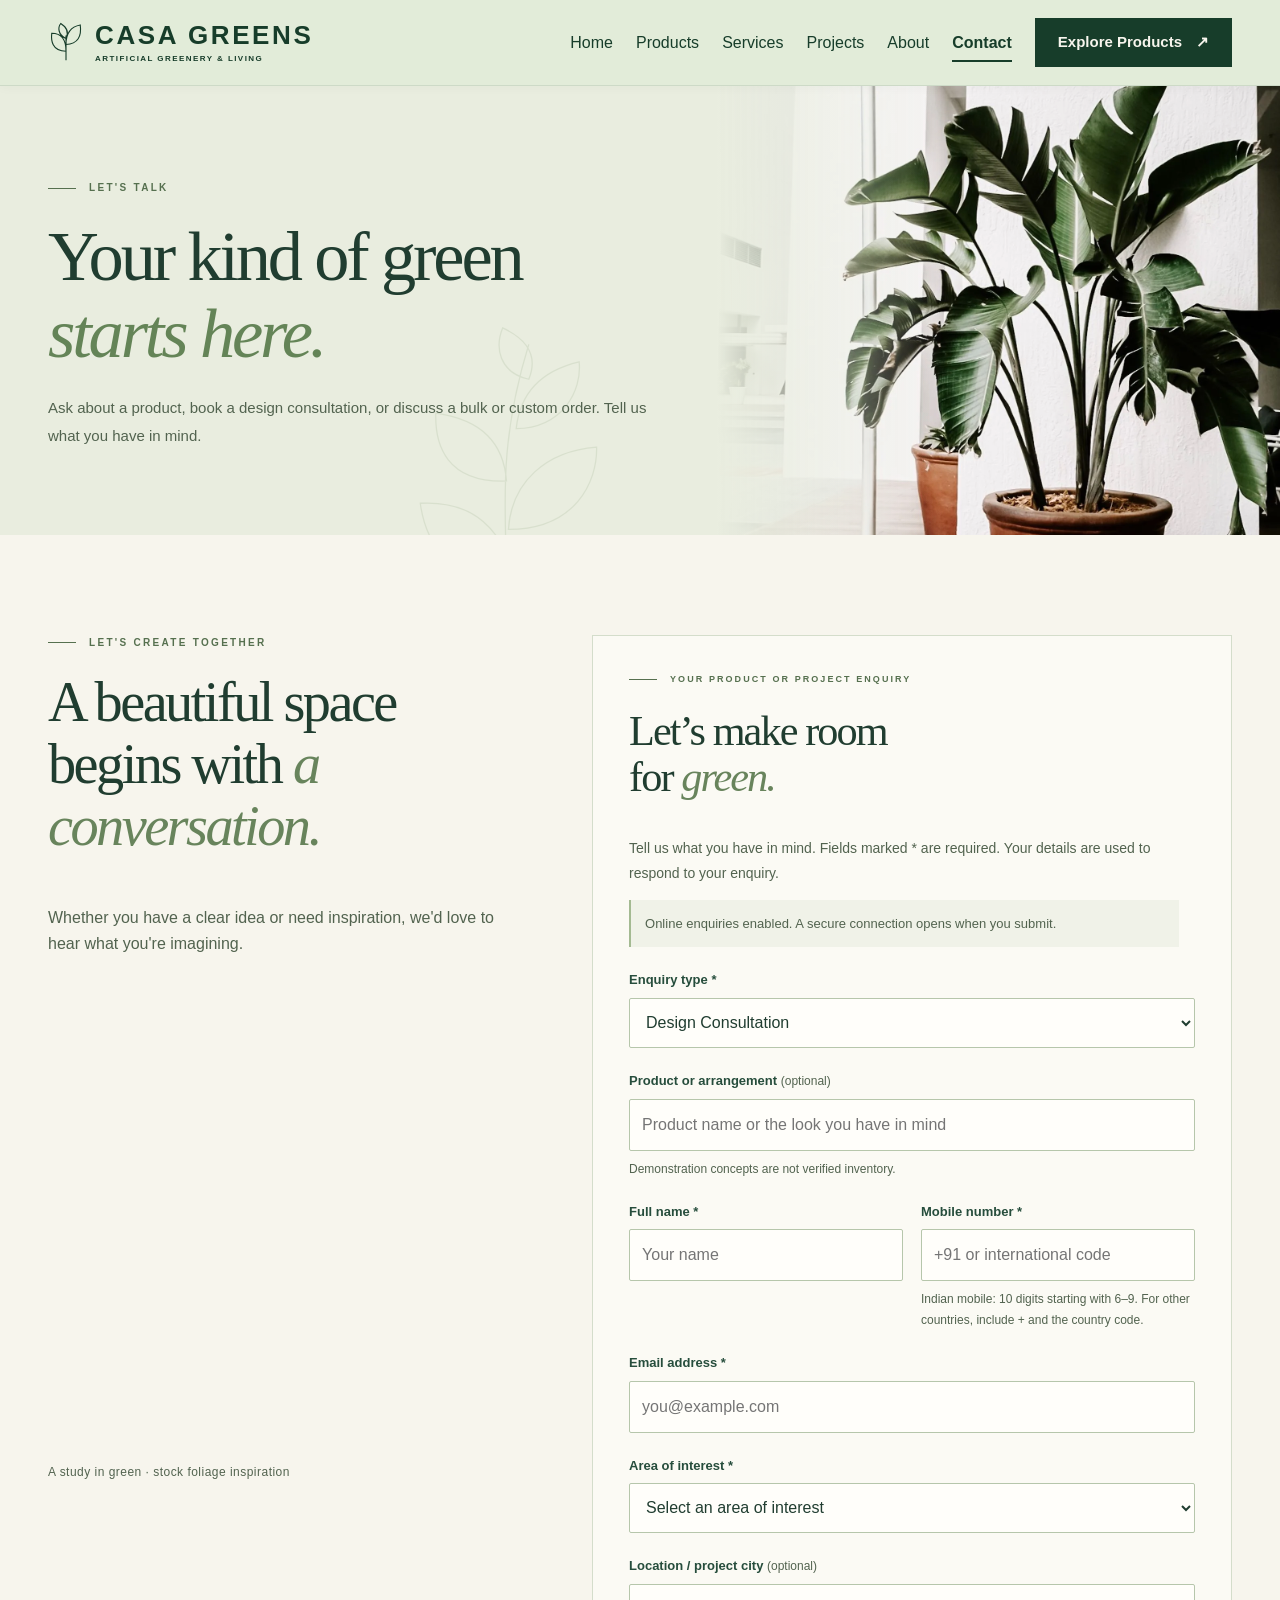
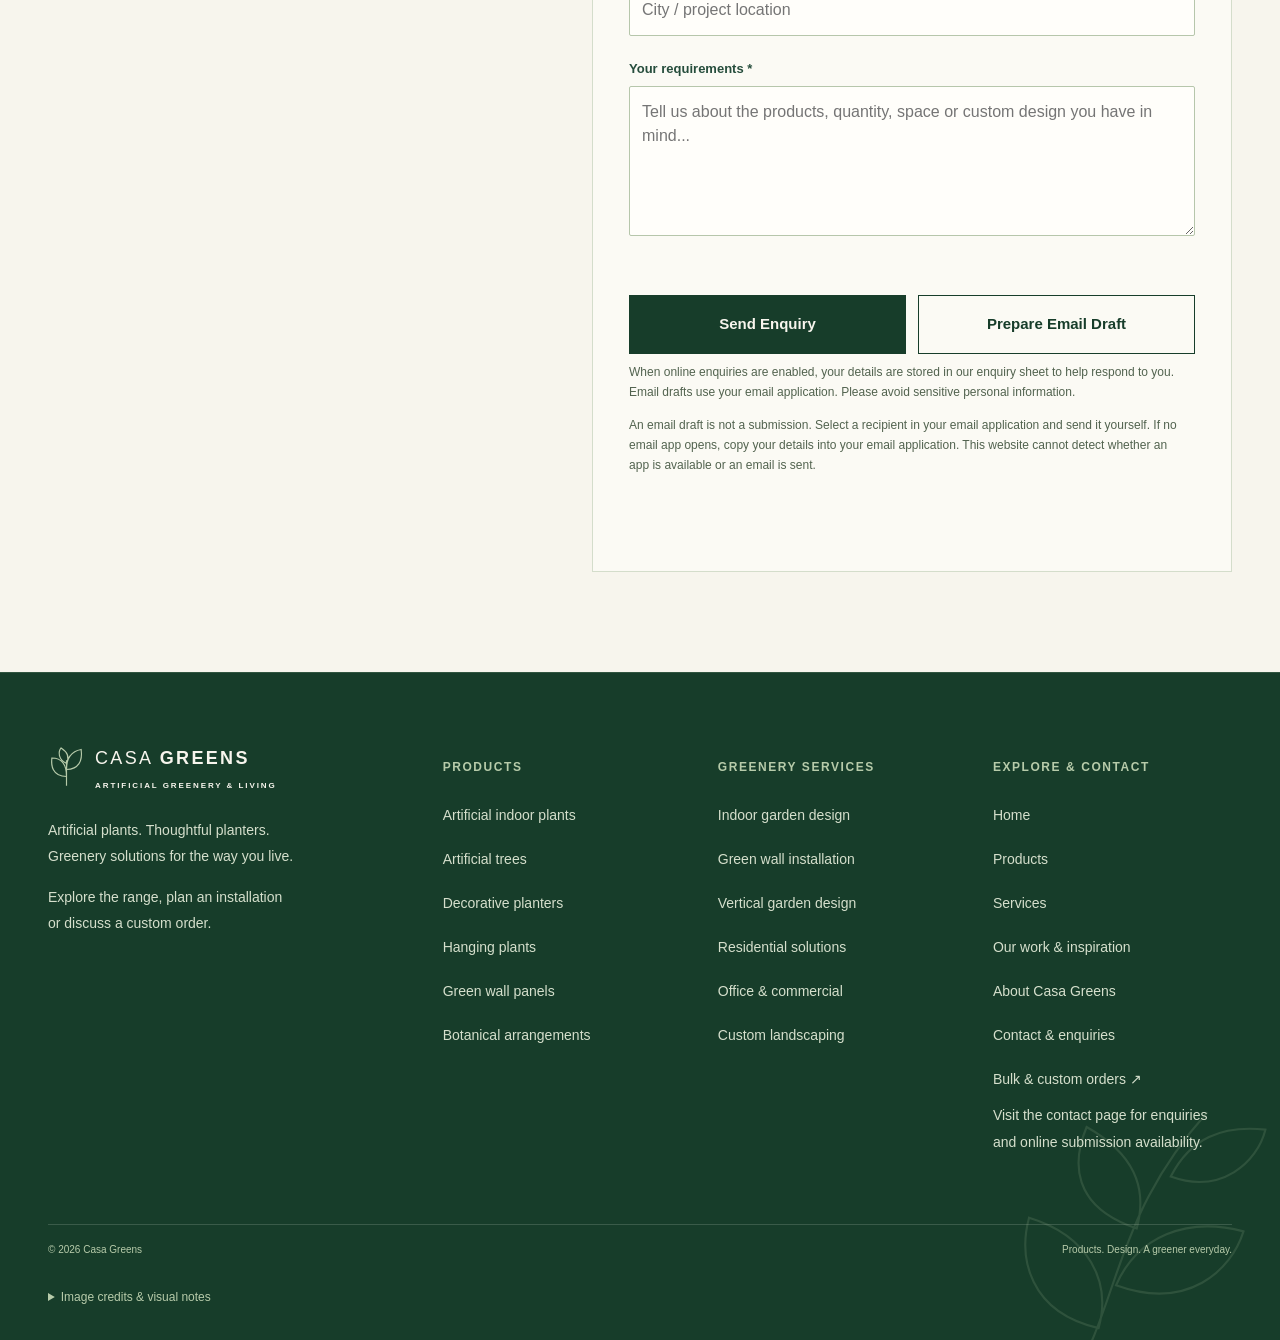
<file: Casa-Greens-Indoor-Gardening/contact.html>
<!DOCTYPE html><html lang="en"><head><meta charset="UTF-8"><meta name="viewport" content="width=device-width,initial-scale=1"><meta name="theme-color" content="#f8f7f0"><meta name="description" content="Discuss artificial plants, indoor garden design or a bulk and custom order with Casa Greens. Choose your enquiry type and share your greenery requirements."><title>Contact Casa Greens | Product, Design &amp; Bulk Enquiries</title><link rel="icon" href="data:image/svg+xml,%3Csvg xmlns=%27http://www.w3.org/2000/svg%27 viewBox=%270 0 40 40%27%3E%3Cpath fill=%27%23264d3c%27 d=%27M8 32C0 12 18 3 34 4c2 17-7 30-26 28Z%27/%3E%3C/svg%3E"><link rel="preload" as="image" href="assets/images/leaf-detail-768.webp" media="(max-width:767px)" fetchpriority="high"><link rel="preload" as="image" href="assets/images/leaf-detail.webp" media="(min-width:768px)" fetchpriority="high"><link rel="stylesheet" href="style.css"><meta name="robots" content="index,follow,max-image-preview:large"><meta name="referrer" content="strict-origin-when-cross-origin"><meta property="og:type" content="website"><meta property="og:site_name" content="Casa Greens"><meta property="og:title" content="Contact Casa Greens | Product, Design &amp; Bulk Enquiries"><meta property="og:description" content="Discuss artificial plants, indoor garden design or a bulk and custom order with Casa Greens. Choose your enquiry type and share your greenery requirements."><meta name="twitter:card" content="summary_large_image"><meta name="twitter:title" content="Contact Casa Greens | Product, Design &amp; Bulk Enquiries"><meta name="twitter:description" content="Discuss artificial plants, indoor garden design or a bulk and custom order with Casa Greens. Choose your enquiry type and share your greenery requirements."><script type="application/ld+json">{"@context": "https://schema.org", "@type": "ContactPage", "name": "Contact Casa Greens", "description": "Discuss artificial plants, indoor garden design or a bulk and custom order with Casa Greens. Choose your enquiry type and share your greenery requirements.", "inLanguage": "en", "publisher": {"@type": "Organization", "name": "Casa Greens", "description": "Artificial greenery products and indoor garden design and installation services.", "@id": "https://megamindprashant320.github.io/FreeLancing-Projects/Casa-Greens-Indoor-Gardening/#organization", "url": "https://megamindprashant320.github.io/FreeLancing-Projects/Casa-Greens-Indoor-Gardening/"}, "url": "https://megamindprashant320.github.io/FreeLancing-Projects/Casa-Greens-Indoor-Gardening/contact.html", "@id": "https://megamindprashant320.github.io/FreeLancing-Projects/Casa-Greens-Indoor-Gardening/contact.html#webpage", "image": "https://megamindprashant320.github.io/FreeLancing-Projects/Casa-Greens-Indoor-Gardening/assets/images/complete-garden.jpg"}</script><link rel="canonical" href="https://megamindprashant320.github.io/FreeLancing-Projects/Casa-Greens-Indoor-Gardening/contact.html"><meta property="og:url" content="https://megamindprashant320.github.io/FreeLancing-Projects/Casa-Greens-Indoor-Gardening/contact.html"><meta property="og:image" content="https://megamindprashant320.github.io/FreeLancing-Projects/Casa-Greens-Indoor-Gardening/assets/images/complete-garden.jpg"><meta property="og:image:type" content="image/jpeg"><meta property="og:image:width" content="1920"><meta property="og:image:height" content="1080"><meta property="og:image:alt" content="Illustrative indoor greenery design concept"><meta name="twitter:image" content="https://megamindprashant320.github.io/FreeLancing-Projects/Casa-Greens-Indoor-Gardening/assets/images/complete-garden.jpg"><meta name="twitter:image:alt" content="Illustrative indoor greenery design concept"></head><body class="page-contact"><a class="skip-link" href="#main">Skip to content</a><header class="site-header"><div class="container nav-wrap"><a class="brand" href="index.html"><span class="brand-leaf"><svg viewBox="0 0 48 56" fill="none" aria-hidden="true"><path d="M24 51V18M24 39C5 39 4 24 5 15c13 0 19 9 19 24Zm0-9C24 14 32 6 43 4c2 15-3 25-19 26Zm0-8C13 17 13 7 17 2c8 5 11 12 7 20Z" stroke="currentColor" stroke-width="1.5"/></svg></span><span>CASA <strong>GREENS</strong><small>ARTIFICIAL GREENERY &amp; LIVING</small></span></a><button class="menu-toggle" aria-label="Open menu" aria-expanded="false" aria-controls="main-nav"><span></span><span></span><span></span></button><nav id="main-nav" class="nav" aria-label="Primary"><a href="index.html">Home</a><a href="products.html">Products</a><a href="services.html">Services</a><a href="projects.html">Projects</a><a href="about.html">About</a><a href="contact.html" aria-current="page">Contact</a><a class="nav-cta" href="products.html">Explore Products <span aria-hidden="true">&#8599;</span></a></nav></div></header><main id="main"><section class="page-intro"><div class="container"><div class="eyebrow">LET'S TALK</div><h1>Your kind of green<br><em>starts here.</em></h1><p>Ask about a product, book a design consultation, or discuss a bulk or custom order. Tell us what you have in mind.</p></div></section><section class="section"><div class="container contact-layout"><div><div class="eyebrow">LET'S CREATE TOGETHER</div><h2>A beautiful space<br>begins with <em>a conversation.</em></h2><p>Whether you have a clear idea or need inspiration, we'd love to hear what you're imagining.</p><figure class="contact-photo"><img src="assets/images/leaf-detail.webp" alt="Stock photograph of lush sculptural green leaves" loading="lazy" width="1400" height="2095" decoding="async" srcset="assets/images/leaf-detail-768.webp 768w, assets/images/leaf-detail.webp 1400w" sizes="(max-width:767px) calc(100vw - 40px), (max-width:1023px) 50vw, 620px"><figcaption>A study in green · stock foliage inspiration</figcaption></figure></div><div class="form-panel"><span class="eyebrow">YOUR PRODUCT OR PROJECT ENQUIRY</span><h2>Let’s make room<br>for <em>green.</em></h2><p class="muted">Tell us what you have in mind. Fields marked <span aria-hidden="true">*</span> are required. Your details are used to respond to your enquiry.</p><p id="connectionStatus" class="connection-status" role="status">Online enquiries are not configured yet. No details will be sent.</p>
<!-- Public /exec deployment URL only. Never put a spreadsheet ID or credential here. -->
<form id="contactForm" data-endpoint="https://script.google.com/macros/s/AKfycbxTk8QBa2NfXd6QYx_JC3qQEFabXlTsBHRzW2fVryeQpweWQZ2mw-3AqdIH9isDTZd6Vg/exec" method="post" novalidate>
<label for="enquiryType">Enquiry type *</label><select id="enquiryType" name="enquiryType" required><option value="product">Product Enquiry</option><option value="design" selected>Design Consultation</option><option value="bulk">Bulk / Custom Order</option></select>
<label for="product">Product or arrangement <span class="optional">(optional)</span></label><input id="product" name="product" maxlength="160" aria-describedby="productContext" placeholder="Product name or the look you have in mind"><small id="productContext" class="field-note">Demonstration concepts are not verified inventory.</small>
<div class="form-row"><div><label for="customerName">Full name *</label><input id="customerName" name="name" autocomplete="name" required minlength="2" maxlength="80" placeholder="Your name"></div><div><label for="phone">Mobile number *</label><input id="phone" name="phone" type="tel" autocomplete="tel" inputmode="tel" required maxlength="24" aria-describedby="phoneHint" placeholder="+91 or international code"><small id="phoneHint" class="field-note">Indian mobile: 10 digits starting with 6&#8211;9. For other countries, include + and the country code.</small></div></div>
<label for="email">Email address *</label><input id="email" name="email" type="email" autocomplete="email" required maxlength="254" placeholder="you@example.com">
<label for="service">Area of interest *</label><select id="service" name="service" required><option value="">Select an area of interest</option><option>Product selection</option><option>Indoor Artificial Garden Design</option><option>Green Wall Installation</option><option>Vertical Garden Design</option><option>Residential Greenery Solutions</option><option>Office and Commercial Greenery</option><option>Customized Artificial Landscaping</option><option>Bulk / Custom Order</option><option>Other</option></select>
<label for="location">Location / project city <span class="optional">(optional)</span></label><input id="location" name="location" autocomplete="address-level2" maxlength="120" placeholder="City / project location">
<label for="message">Your requirements *</label><textarea id="message" name="message" rows="5" required minlength="10" maxlength="2000" placeholder="Tell us about the products, quantity, space or custom design you have in mind..."></textarea>
<div class="form-trap" aria-hidden="true" inert><label for="website">Leave this field empty</label><input id="website" name="website" tabindex="-1" autocomplete="off" maxlength="200"></div>
<p id="formStatus" class="form-message" role="status" aria-live="polite" aria-atomic="true" tabindex="-1"></p><div class="contact-actions"><button class="btn btn-primary" type="submit" aria-describedby="connectionStatus" disabled>Send Enquiry</button><button id="prepareEmail" class="btn btn-outline" type="button" aria-describedby="emailDraftHelp" disabled>Prepare Email Draft</button></div>
<p class="field-note">When online enquiries are enabled, your details are stored in our enquiry sheet to help respond to you. Email drafts use your email application. Please avoid sensitive personal information.</p>
<p id="emailDraftHelp" class="field-note">An email draft is not a submission. Select a recipient in your email application and send it yourself. If no email app opens, copy your details into your email application. This website cannot detect whether an app is available or an email is sent.</p>
<p id="emailDraftRisk" class="field-note" hidden>Online storage is unconfirmed; your enquiry may already have been saved. Sending an email may create a duplicate enquiry. Retry online unchanged to reuse the same reference.</p>
<p id="emailDraftStatus" class="form-message" role="status" aria-live="polite" aria-atomic="true" tabindex="-1"></p>
<noscript><p>JavaScript is required to validate and securely submit this form. No enquiry has been sent.</p></noscript></form></div></div></section></main><footer class="footer"><div class="container footer-top"><div><a class="brand footer-brand" href="index.html"><span class="brand-leaf"><svg viewBox="0 0 48 56" fill="none" aria-hidden="true"><path d="M24 51V18M24 39C5 39 4 24 5 15c13 0 19 9 19 24Zm0-9C24 14 32 6 43 4c2 15-3 25-19 26Zm0-8C13 17 13 7 17 2c8 5 11 12 7 20Z" stroke="currentColor" stroke-width="1.5"/></svg></span><span>CASA <strong>GREENS</strong><small>ARTIFICIAL GREENERY &amp; LIVING</small></span></a><p>Artificial plants. Thoughtful planters.<br>Greenery solutions for the way you live.</p><p>Explore the range, plan an installation<br>or discuss a custom order.</p></div><div><h2 class="footer-heading">Products</h2><a href="products.html?category=plants#catalog">Artificial indoor plants</a><a href="products.html?category=trees#catalog">Artificial trees</a><a href="products.html?category=planters#catalog">Decorative planters</a><a href="products.html?category=hanging#catalog">Hanging plants</a><a href="products.html?category=panels#catalog">Green wall panels</a><a href="products.html?category=arrangements#catalog">Botanical arrangements</a></div><div><h2 class="footer-heading">Greenery services</h2><a href="services.html#indoor">Indoor garden design</a><a href="services.html#walls">Green wall installation</a><a href="services.html#vertical">Vertical garden design</a><a href="services.html#residential">Residential solutions</a><a href="services.html#commercial">Office &amp; commercial</a><a href="services.html#custom">Custom landscaping</a></div><div><h2 class="footer-heading">Explore &amp; contact</h2><a href="index.html">Home</a><a href="products.html">Products</a><a href="services.html">Services</a><a href="projects.html">Our work &amp; inspiration</a><a href="about.html">About Casa Greens</a><a href="contact.html">Contact &amp; enquiries</a><a href="contact.html?type=bulk#contactForm">Bulk &amp; custom orders &#8599;</a><p>Visit the contact page for enquiries<br>and online submission availability.</p></div></div><div class="container footer-bottom"><span>&copy; <span id="year"></span> Casa Greens</span><span>Products. Design. A greener everyday.</span></div><div class="container image-credits"><details><summary>Image credits & visual notes</summary><p>Existing Casa Greens images are retained as design concepts. Additional stock photographs are inspiration only and may show living plants. Photography via <a href="https://www.pexels.com/license/" target="_blank" rel="noopener noreferrer">Pexels (free commercial-use license)</a>: <a href="https://www.pexels.com/photo/1974508/">foliage</a>, <a href="https://www.pexels.com/photo/793012/">planters</a>, <a href="https://www.pexels.com/photo/1571460/">living interior</a>, <a href="https://www.pexels.com/photo/260922/">hospitality interior</a>.</p></details></div></footer><script src="script.js" defer></script></body></html>
</file>
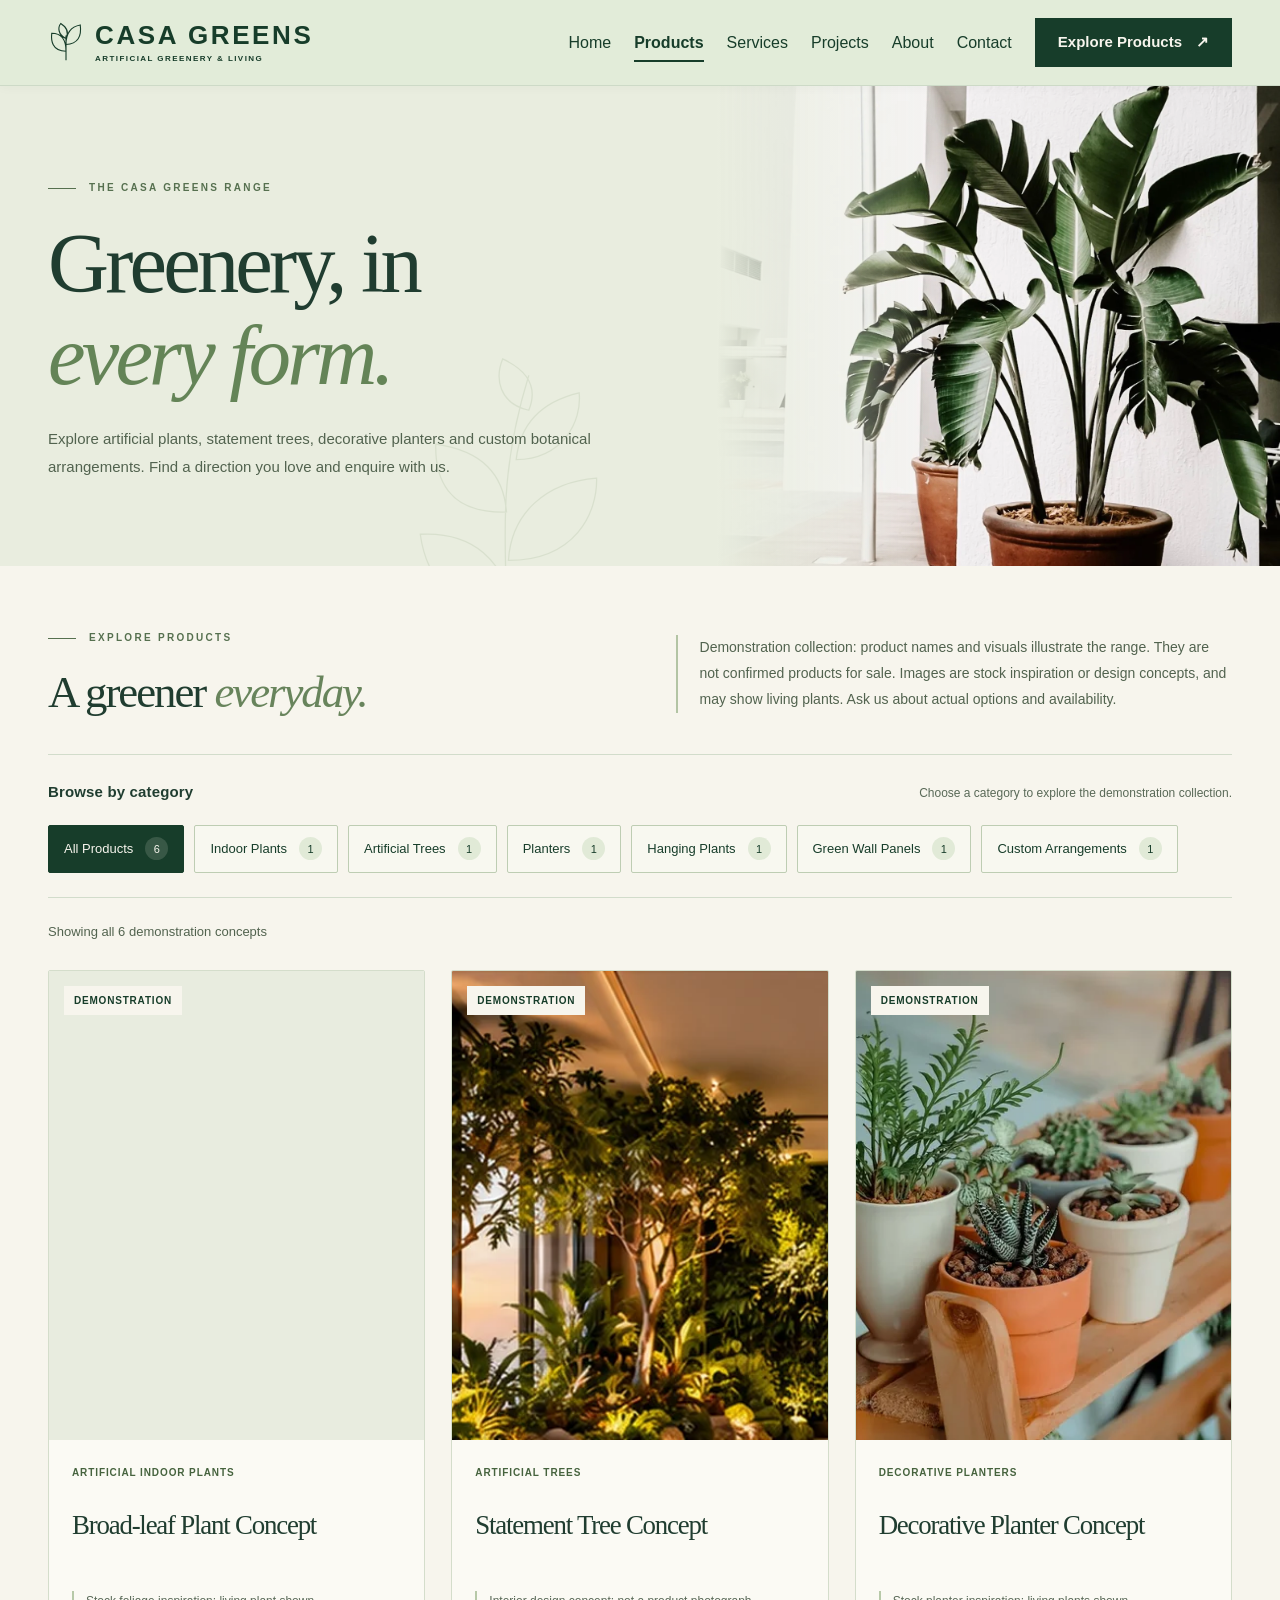
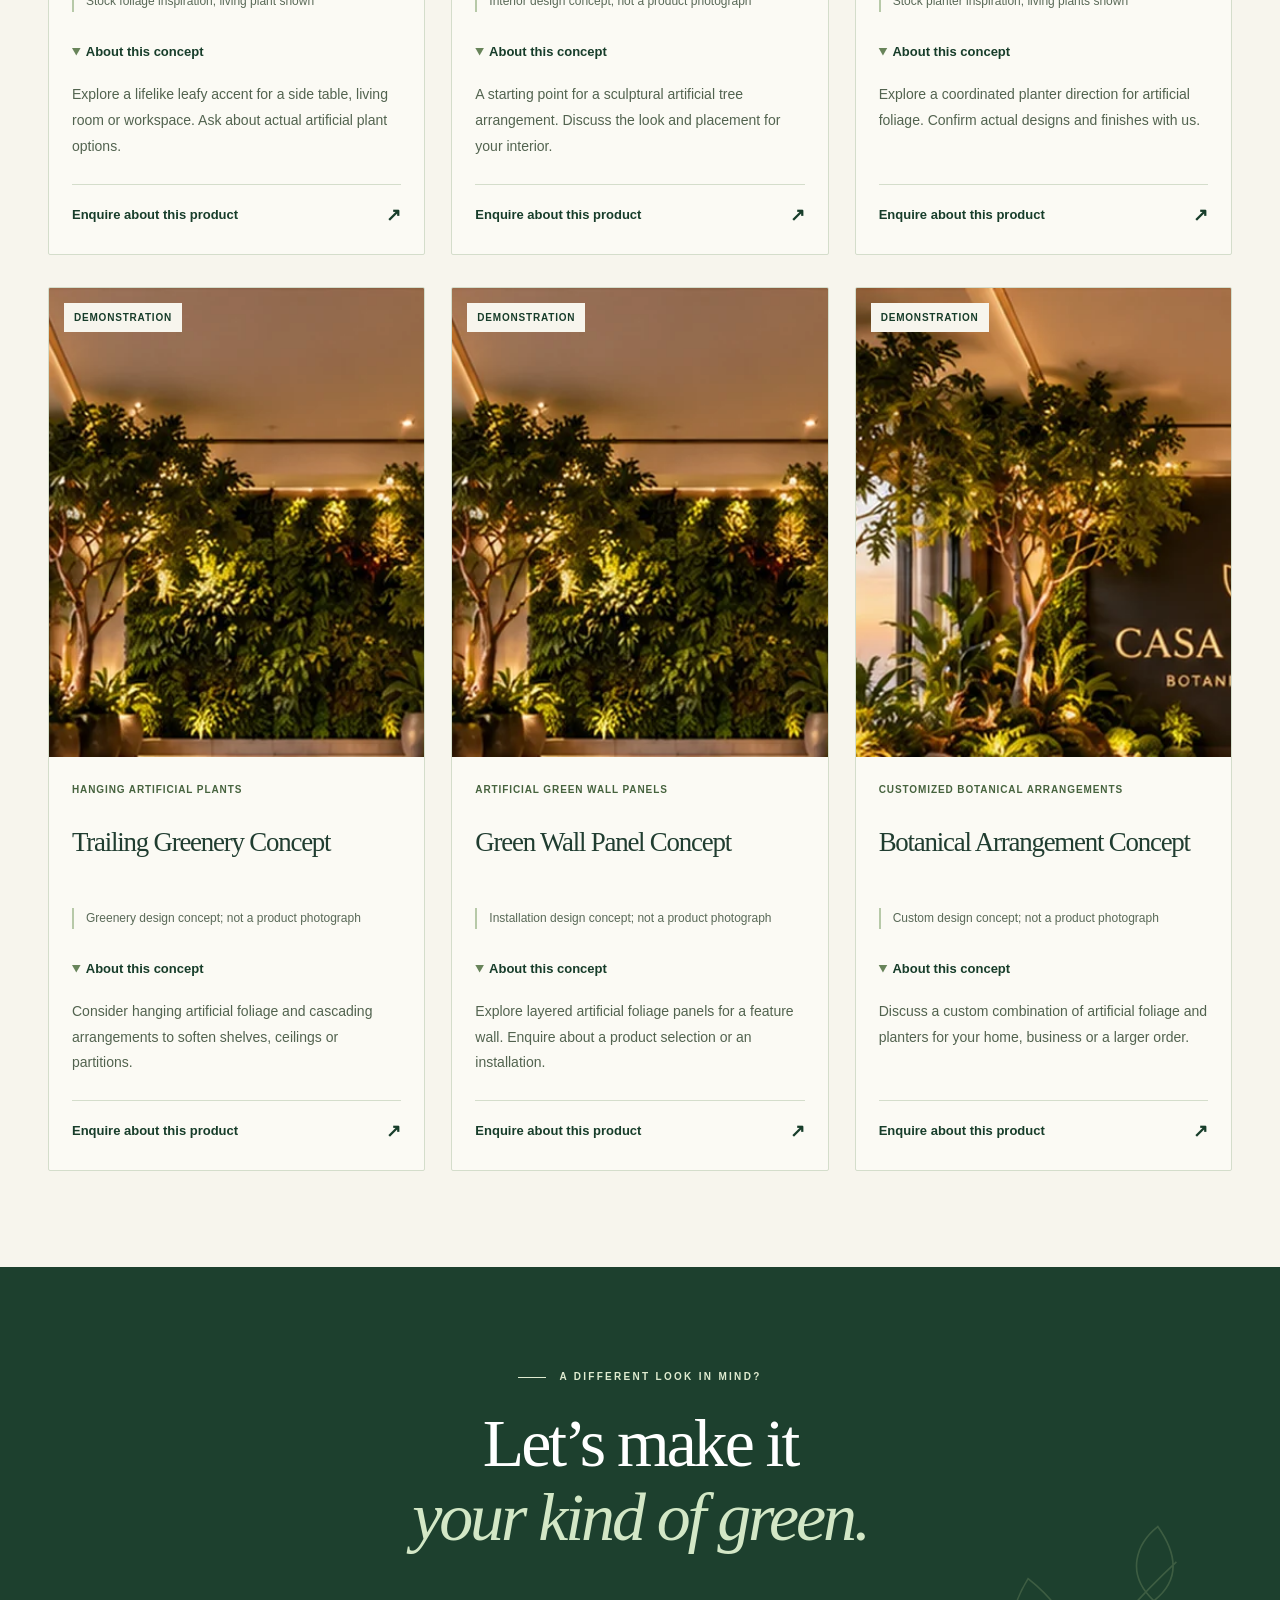
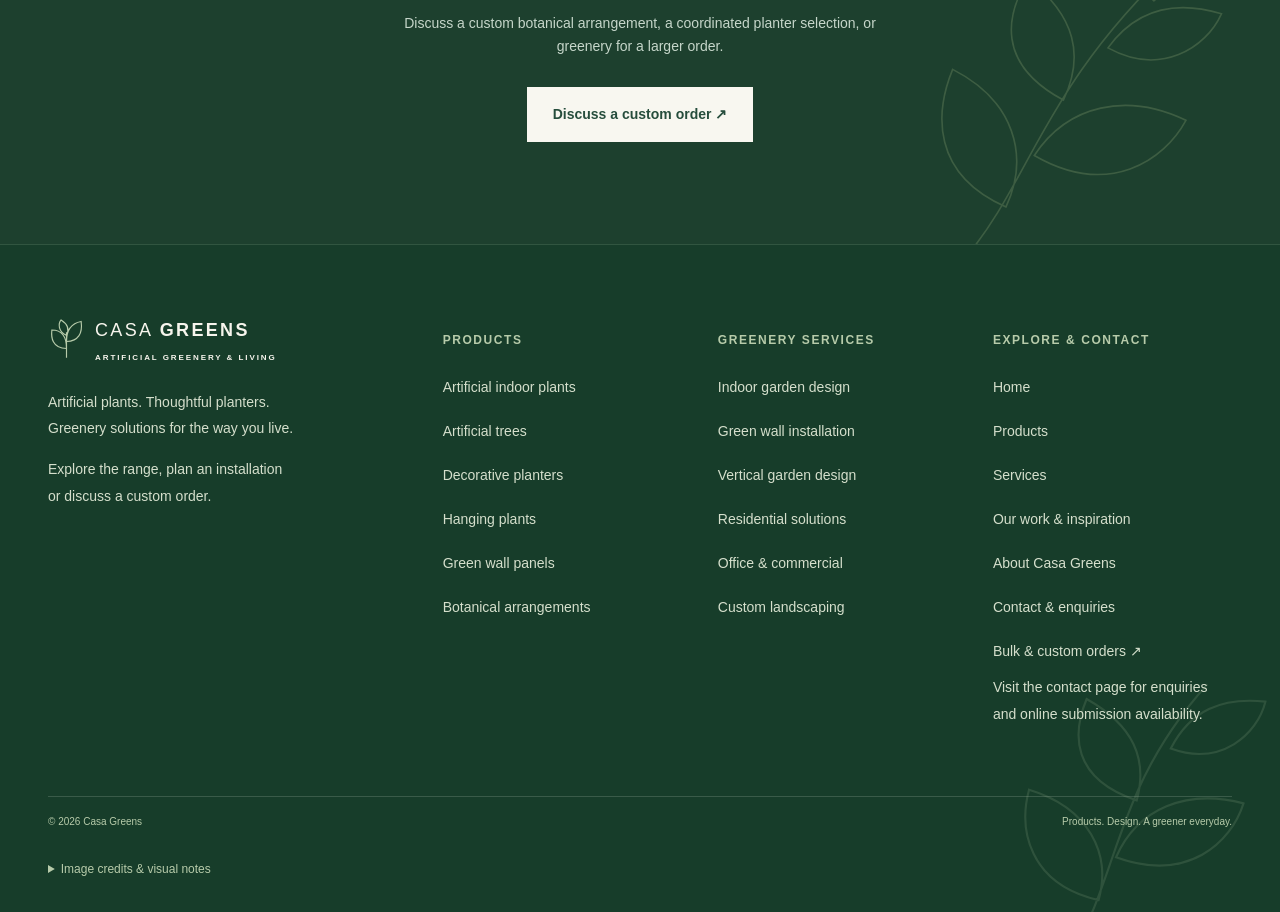
<file: Casa-Greens-Indoor-Gardening/products.html>
<!DOCTYPE html><html lang="en"><head><meta charset="UTF-8"><meta name="viewport" content="width=device-width,initial-scale=1"><meta name="theme-color" content="#f8f7f0"><meta name="description" content="Browse six artificial greenery categories, from indoor plants and trees to planters and green wall panels. Explore demonstration concepts and enquire about options."><title>Artificial Plants &amp; Planters | Casa Greens Products</title><link rel="icon" href="data:image/svg+xml,%3Csvg xmlns=%27http://www.w3.org/2000/svg%27 viewBox=%270 0 40 40%27%3E%3Cpath fill=%27%23264d3c%27 d=%27M8 32C0 12 18 3 34 4c2 17-7 30-26 28Z%27/%3E%3C/svg%3E"><link rel="preload" as="image" href="assets/images/leaf-detail-768.webp" media="(max-width:767px)" fetchpriority="high"><link rel="preload" as="image" href="assets/images/leaf-detail.webp" media="(min-width:768px)" fetchpriority="high"><link rel="stylesheet" href="style.css"><meta name="robots" content="index,follow,max-image-preview:large"><meta name="referrer" content="strict-origin-when-cross-origin"><meta property="og:type" content="website"><meta property="og:site_name" content="Casa Greens"><meta property="og:title" content="Artificial Plants &amp; Planters | Casa Greens Products"><meta property="og:description" content="Browse six artificial greenery categories, from indoor plants and trees to planters and green wall panels. Explore demonstration concepts and enquire about options."><meta name="twitter:card" content="summary_large_image"><meta name="twitter:title" content="Artificial Plants &amp; Planters | Casa Greens Products"><meta name="twitter:description" content="Browse six artificial greenery categories, from indoor plants and trees to planters and green wall panels. Explore demonstration concepts and enquire about options."><script type="application/ld+json">{"@context": "https://schema.org", "@type": "CollectionPage", "name": "Artificial Plants & Planters", "description": "Browse six artificial greenery categories, from indoor plants and trees to planters and green wall panels. Explore demonstration concepts and enquire about options.", "inLanguage": "en", "publisher": {"@type": "Organization", "name": "Casa Greens", "description": "Artificial greenery products and indoor garden design and installation services.", "@id": "https://megamindprashant320.github.io/FreeLancing-Projects/Casa-Greens-Indoor-Gardening/#organization", "url": "https://megamindprashant320.github.io/FreeLancing-Projects/Casa-Greens-Indoor-Gardening/"}, "url": "https://megamindprashant320.github.io/FreeLancing-Projects/Casa-Greens-Indoor-Gardening/products.html", "@id": "https://megamindprashant320.github.io/FreeLancing-Projects/Casa-Greens-Indoor-Gardening/products.html#webpage", "image": "https://megamindprashant320.github.io/FreeLancing-Projects/Casa-Greens-Indoor-Gardening/assets/images/complete-garden.jpg"}</script><link rel="canonical" href="https://megamindprashant320.github.io/FreeLancing-Projects/Casa-Greens-Indoor-Gardening/products.html"><meta property="og:url" content="https://megamindprashant320.github.io/FreeLancing-Projects/Casa-Greens-Indoor-Gardening/products.html"><meta property="og:image" content="https://megamindprashant320.github.io/FreeLancing-Projects/Casa-Greens-Indoor-Gardening/assets/images/complete-garden.jpg"><meta property="og:image:type" content="image/jpeg"><meta property="og:image:width" content="1920"><meta property="og:image:height" content="1080"><meta property="og:image:alt" content="Illustrative indoor greenery design concept"><meta name="twitter:image" content="https://megamindprashant320.github.io/FreeLancing-Projects/Casa-Greens-Indoor-Gardening/assets/images/complete-garden.jpg"><meta name="twitter:image:alt" content="Illustrative indoor greenery design concept"></head><body class="page-products"><a class="skip-link" href="#main">Skip to content</a><header class="site-header"><div class="container nav-wrap"><a class="brand" href="index.html"><span class="brand-leaf"><svg viewBox="0 0 48 56" fill="none" aria-hidden="true"><path d="M24 51V18M24 39C5 39 4 24 5 15c13 0 19 9 19 24Zm0-9C24 14 32 6 43 4c2 15-3 25-19 26Zm0-8C13 17 13 7 17 2c8 5 11 12 7 20Z" stroke="currentColor" stroke-width="1.5"/></svg></span><span>CASA <strong>GREENS</strong><small>ARTIFICIAL GREENERY &amp; LIVING</small></span></a><button class="menu-toggle" aria-label="Open menu" aria-expanded="false" aria-controls="main-nav"><span></span><span></span><span></span></button><nav id="main-nav" class="nav" aria-label="Primary"><a href="index.html">Home</a><a href="products.html" aria-current="page">Products</a><a href="services.html">Services</a><a href="projects.html">Projects</a><a href="about.html">About</a><a href="contact.html">Contact</a><a class="nav-cta" href="products.html">Explore Products <span aria-hidden="true">&#8599;</span></a></nav></div></header><main id="main"><section class="page-intro"><div class="container"><div class="eyebrow">THE CASA GREENS RANGE</div><h1>Greenery, in<br><em>every form.</em></h1><p>Explore artificial plants, statement trees, decorative planters and custom botanical arrangements. Find a direction you love and enquire with us.</p></div></section><section class="section catalog-section" id="catalog" aria-labelledby="catalog-title"><div class="container"><div class="catalog-intro"><div><div class="eyebrow">EXPLORE PRODUCTS</div><h2 id="catalog-title">A greener <em>everyday.</em></h2></div><p>Demonstration collection: product names and visuals illustrate the range. They are not confirmed products for sale. Images are stock inspiration or design concepts, and may show living plants. Ask us about actual options and availability.</p></div><div class="catalog-tools"><h3 id="category-heading">Browse by category</h3><p class="catalog-hint">Choose a category to explore the demonstration collection.</p></div><div class="product-filters" role="group" aria-labelledby="category-heading"><button disabled type="button" data-product-filter="all" aria-pressed="true" aria-controls="product-grid"><span class="filter-label">All Products</span><span class="filter-count" aria-hidden="true">6</span></button><button disabled type="button" data-product-filter="plants" aria-pressed="false" aria-controls="product-grid"><span class="filter-label">Indoor Plants</span><span class="filter-count" aria-hidden="true">1</span></button><button disabled type="button" data-product-filter="trees" aria-pressed="false" aria-controls="product-grid"><span class="filter-label">Artificial Trees</span><span class="filter-count" aria-hidden="true">1</span></button><button disabled type="button" data-product-filter="planters" aria-pressed="false" aria-controls="product-grid"><span class="filter-label">Planters</span><span class="filter-count" aria-hidden="true">1</span></button><button disabled type="button" data-product-filter="hanging" aria-pressed="false" aria-controls="product-grid"><span class="filter-label">Hanging Plants</span><span class="filter-count" aria-hidden="true">1</span></button><button disabled type="button" data-product-filter="panels" aria-pressed="false" aria-controls="product-grid"><span class="filter-label">Green Wall Panels</span><span class="filter-count" aria-hidden="true">1</span></button><button disabled type="button" data-product-filter="arrangements" aria-pressed="false" aria-controls="product-grid"><span class="filter-label">Custom Arrangements</span><span class="filter-count" aria-hidden="true">1</span></button></div><p class="product-status" role="status" aria-live="polite" aria-atomic="true">Showing all 6 demonstration concepts</p><div class="product-grid" id="product-grid" data-product-grid></div><noscript><p>Enable JavaScript to see the demonstration collection and category filters.</p><p>Our range: artificial indoor plants, trees, hanging plants, decorative planters, green wall panels and customized arrangements.</p><a class="btn btn-primary" href="contact.html?type=product">Make a product enquiry</a></noscript></div></section><section class="cta-section"><div class="container"><div class="eyebrow light">A DIFFERENT LOOK IN MIND?</div><h2>Let’s make it<br><em>your kind of green.</em></h2><p>Discuss a custom botanical arrangement, a coordinated planter selection, or greenery for a larger order.</p><a class="btn btn-white" href="contact.html?type=bulk#contactForm">Discuss a custom order &#8599;</a></div></section></main><footer class="footer"><div class="container footer-top"><div><a class="brand footer-brand" href="index.html"><span class="brand-leaf"><svg viewBox="0 0 48 56" fill="none" aria-hidden="true"><path d="M24 51V18M24 39C5 39 4 24 5 15c13 0 19 9 19 24Zm0-9C24 14 32 6 43 4c2 15-3 25-19 26Zm0-8C13 17 13 7 17 2c8 5 11 12 7 20Z" stroke="currentColor" stroke-width="1.5"/></svg></span><span>CASA <strong>GREENS</strong><small>ARTIFICIAL GREENERY &amp; LIVING</small></span></a><p>Artificial plants. Thoughtful planters.<br>Greenery solutions for the way you live.</p><p>Explore the range, plan an installation<br>or discuss a custom order.</p></div><div><h2 class="footer-heading">Products</h2><a href="products.html?category=plants#catalog">Artificial indoor plants</a><a href="products.html?category=trees#catalog">Artificial trees</a><a href="products.html?category=planters#catalog">Decorative planters</a><a href="products.html?category=hanging#catalog">Hanging plants</a><a href="products.html?category=panels#catalog">Green wall panels</a><a href="products.html?category=arrangements#catalog">Botanical arrangements</a></div><div><h2 class="footer-heading">Greenery services</h2><a href="services.html#indoor">Indoor garden design</a><a href="services.html#walls">Green wall installation</a><a href="services.html#vertical">Vertical garden design</a><a href="services.html#residential">Residential solutions</a><a href="services.html#commercial">Office &amp; commercial</a><a href="services.html#custom">Custom landscaping</a></div><div><h2 class="footer-heading">Explore &amp; contact</h2><a href="index.html">Home</a><a href="products.html">Products</a><a href="services.html">Services</a><a href="projects.html">Our work &amp; inspiration</a><a href="about.html">About Casa Greens</a><a href="contact.html">Contact &amp; enquiries</a><a href="contact.html?type=bulk#contactForm">Bulk &amp; custom orders &#8599;</a><p>Visit the contact page for enquiries<br>and online submission availability.</p></div></div><div class="container footer-bottom"><span>&copy; <span id="year"></span> Casa Greens</span><span>Products. Design. A greener everyday.</span></div><div class="container image-credits"><details><summary>Image credits & visual notes</summary><p>Existing Casa Greens images are retained as design concepts. Additional stock photographs are inspiration only and may show living plants. Photography via <a href="https://www.pexels.com/license/" target="_blank" rel="noopener noreferrer">Pexels (free commercial-use license)</a>: <a href="https://www.pexels.com/photo/1974508/">foliage</a>, <a href="https://www.pexels.com/photo/793012/">planters</a>, <a href="https://www.pexels.com/photo/1571460/">living interior</a>, <a href="https://www.pexels.com/photo/260922/">hospitality interior</a>.</p></details></div></footer><script src="script.js" defer></script></body></html>
</file>
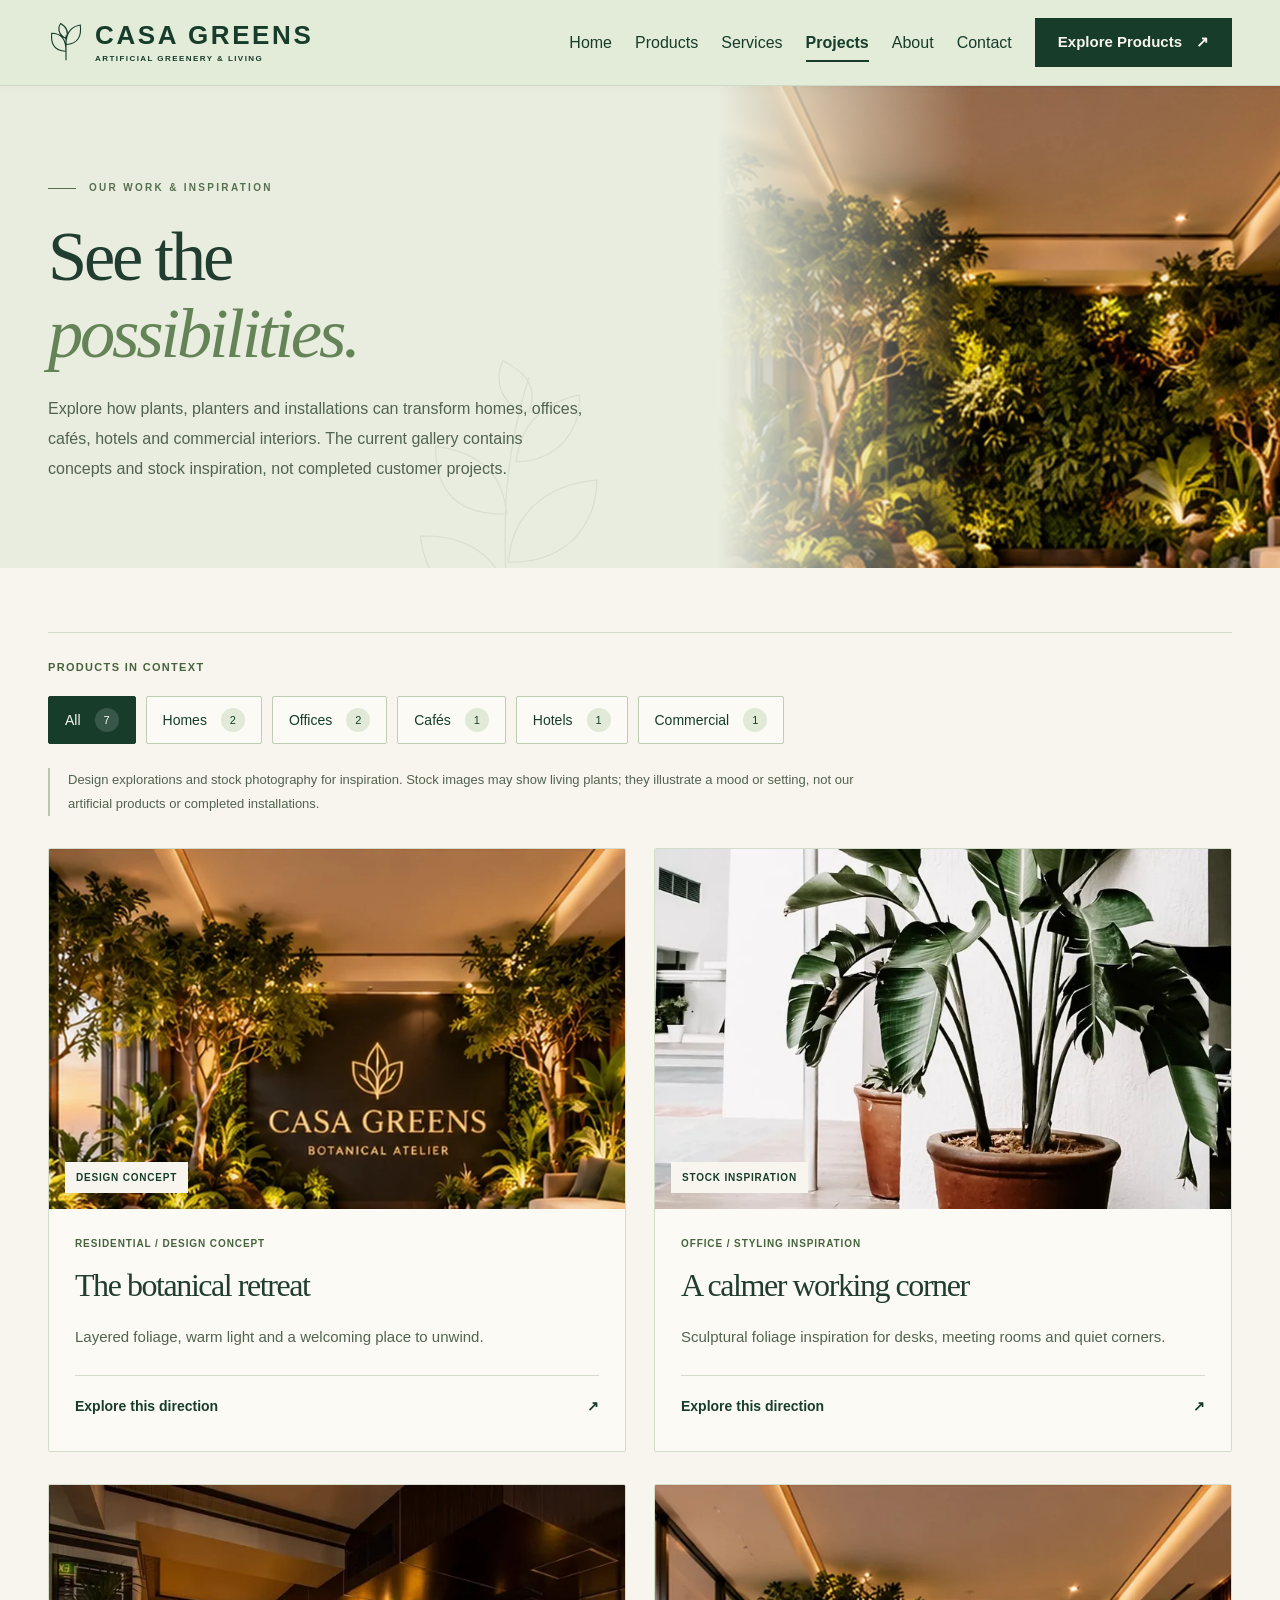
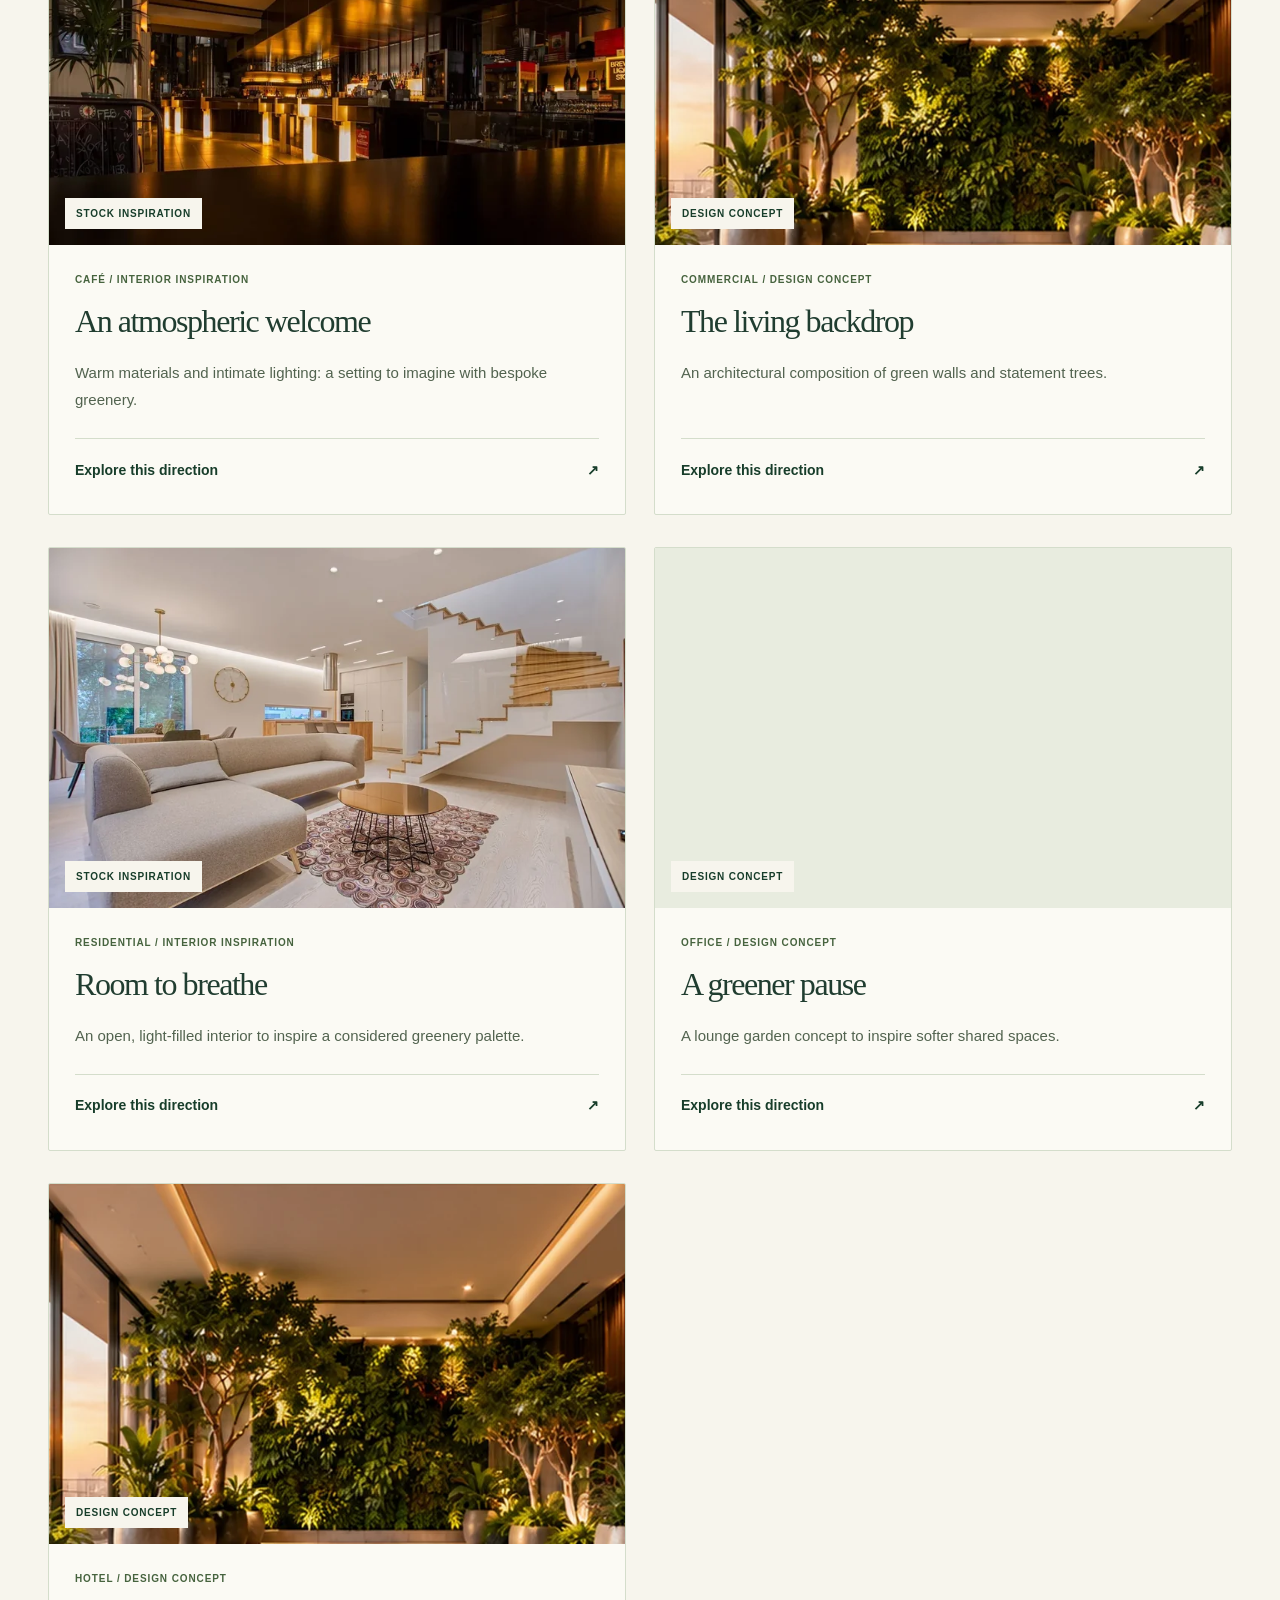
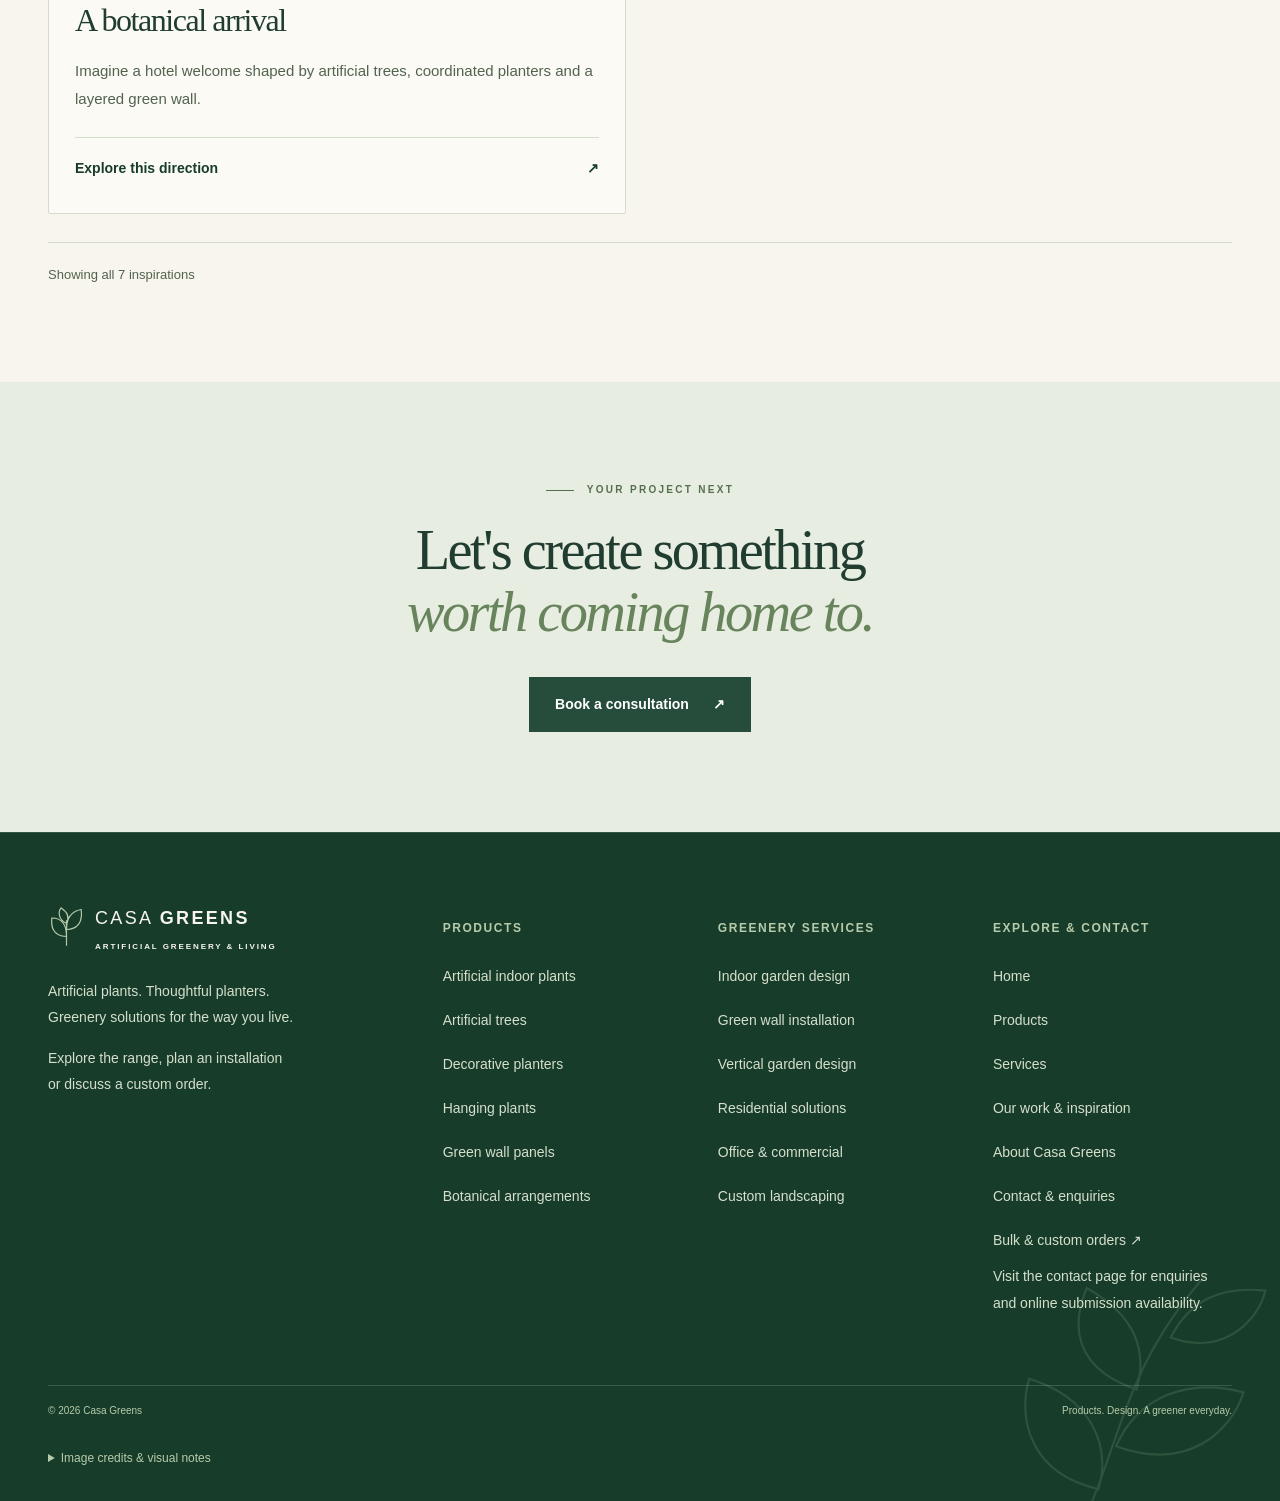
<file: Casa-Greens-Indoor-Gardening/projects.html>
<!DOCTYPE html><html lang="en"><head><meta charset="UTF-8"><meta name="viewport" content="width=device-width,initial-scale=1"><meta name="theme-color" content="#f8f7f0"><meta name="description" content="Explore seven greenery design concepts and stock inspirations for homes, offices, cafes, hotels and commercial interiors. Not completed customer projects."><title>Greenery Design Concepts &amp; Inspiration | Casa Greens</title><link rel="icon" href="data:image/svg+xml,%3Csvg xmlns=%27http://www.w3.org/2000/svg%27 viewBox=%270 0 40 40%27%3E%3Cpath fill=%27%23264d3c%27 d=%27M8 32C0 12 18 3 34 4c2 17-7 30-26 28Z%27/%3E%3C/svg%3E"><link rel="preload" as="image" href="assets/images/leaf-detail-768.webp" media="(max-width:767px)" fetchpriority="high"><link rel="preload" as="image" href="assets/images/indoor-garden.webp" media="(min-width:768px)" fetchpriority="high"><link rel="stylesheet" href="style.css"><meta name="robots" content="index,follow,max-image-preview:large"><meta name="referrer" content="strict-origin-when-cross-origin"><meta property="og:type" content="website"><meta property="og:site_name" content="Casa Greens"><meta property="og:title" content="Greenery Design Concepts &amp; Inspiration | Casa Greens"><meta property="og:description" content="Explore seven greenery design concepts and stock inspirations for homes, offices, cafes, hotels and commercial interiors. Not completed customer projects."><meta name="twitter:card" content="summary_large_image"><meta name="twitter:title" content="Greenery Design Concepts &amp; Inspiration | Casa Greens"><meta name="twitter:description" content="Explore seven greenery design concepts and stock inspirations for homes, offices, cafes, hotels and commercial interiors. Not completed customer projects."><script type="application/ld+json">{"@context": "https://schema.org", "@type": "CollectionPage", "name": "Greenery Design Concepts & Inspiration", "description": "Explore seven greenery design concepts and stock inspirations for homes, offices, cafes, hotels and commercial interiors. Not completed customer projects.", "inLanguage": "en", "publisher": {"@type": "Organization", "name": "Casa Greens", "description": "Artificial greenery products and indoor garden design and installation services.", "@id": "https://megamindprashant320.github.io/FreeLancing-Projects/Casa-Greens-Indoor-Gardening/#organization", "url": "https://megamindprashant320.github.io/FreeLancing-Projects/Casa-Greens-Indoor-Gardening/"}, "url": "https://megamindprashant320.github.io/FreeLancing-Projects/Casa-Greens-Indoor-Gardening/projects.html", "@id": "https://megamindprashant320.github.io/FreeLancing-Projects/Casa-Greens-Indoor-Gardening/projects.html#webpage", "image": "https://megamindprashant320.github.io/FreeLancing-Projects/Casa-Greens-Indoor-Gardening/assets/images/complete-garden.jpg"}</script><link rel="canonical" href="https://megamindprashant320.github.io/FreeLancing-Projects/Casa-Greens-Indoor-Gardening/projects.html"><meta property="og:url" content="https://megamindprashant320.github.io/FreeLancing-Projects/Casa-Greens-Indoor-Gardening/projects.html"><meta property="og:image" content="https://megamindprashant320.github.io/FreeLancing-Projects/Casa-Greens-Indoor-Gardening/assets/images/complete-garden.jpg"><meta property="og:image:type" content="image/jpeg"><meta property="og:image:width" content="1920"><meta property="og:image:height" content="1080"><meta property="og:image:alt" content="Illustrative indoor greenery design concept"><meta name="twitter:image" content="https://megamindprashant320.github.io/FreeLancing-Projects/Casa-Greens-Indoor-Gardening/assets/images/complete-garden.jpg"><meta name="twitter:image:alt" content="Illustrative indoor greenery design concept"></head><body class="page-projects"><a class="skip-link" href="#main">Skip to content</a><header class="site-header"><div class="container nav-wrap"><a class="brand" href="index.html"><span class="brand-leaf"><svg viewBox="0 0 48 56" fill="none" aria-hidden="true"><path d="M24 51V18M24 39C5 39 4 24 5 15c13 0 19 9 19 24Zm0-9C24 14 32 6 43 4c2 15-3 25-19 26Zm0-8C13 17 13 7 17 2c8 5 11 12 7 20Z" stroke="currentColor" stroke-width="1.5"/></svg></span><span>CASA <strong>GREENS</strong><small>ARTIFICIAL GREENERY &amp; LIVING</small></span></a><button class="menu-toggle" aria-label="Open menu" aria-expanded="false" aria-controls="main-nav"><span></span><span></span><span></span></button><nav id="main-nav" class="nav" aria-label="Primary"><a href="index.html">Home</a><a href="products.html">Products</a><a href="services.html">Services</a><a href="projects.html" aria-current="page">Projects</a><a href="about.html">About</a><a href="contact.html">Contact</a><a class="nav-cta" href="products.html">Explore Products <span aria-hidden="true">&#8599;</span></a></nav></div></header><main id="main"><section class="page-intro"><div class="container"><div class="eyebrow">OUR WORK &amp; INSPIRATION</div><h1>See the<br><em>possibilities.</em></h1><p>Explore how plants, planters and installations can transform homes, offices, cafés, hotels and commercial interiors. The current gallery contains concepts and stock inspiration, not completed customer projects.</p></div></section><section class="section gallery-section"><div class="container"><div class="gallery-toolbar"><span>PRODUCTS IN CONTEXT</span><div class="gallery-filters" role="group" aria-label="Filter design inspiration" aria-controls="inspiration-gallery"><button disabled type="button" data-filter="all" aria-pressed="true"><span class="filter-label">All</span><span class="gallery-count">7</span></button><button disabled type="button" data-filter="residential" aria-pressed="false"><span class="filter-label">Homes</span><span class="gallery-count">2</span></button><button disabled type="button" data-filter="office" aria-pressed="false"><span class="filter-label">Offices</span><span class="gallery-count">2</span></button><button disabled type="button" data-filter="cafe" aria-pressed="false"><span class="filter-label">Caf&#233;s</span><span class="gallery-count">1</span></button><button disabled type="button" data-filter="hotel" aria-pressed="false"><span class="filter-label">Hotels</span><span class="gallery-count">1</span></button><button disabled type="button" data-filter="commercial" aria-pressed="false"><span class="filter-label">Commercial</span><span class="gallery-count">1</span></button></div></div><p class="image-note gallery-disclosure">Design explorations and stock photography for inspiration. Stock images may show living plants; they illustrate a mood or setting, not our artificial products or completed installations.</p><div class="project-grid" id="inspiration-gallery"><figure class="project-tile" aria-labelledby="inspiration-1" data-category="residential"><div class="project-image"><img src="assets/images/complete-garden.webp" alt="Residential garden design concept with layered foliage and warm lighting" loading="lazy" width="1920" height="1080" decoding="async" srcset="assets/images/complete-garden-768.webp 768w, assets/images/complete-garden.webp 1920w" sizes="(max-width:767px) calc(100vw - 40px), (max-width:1023px) 50vw, 620px"><span class="project-badge">DESIGN CONCEPT</span></div><figcaption><span>RESIDENTIAL / DESIGN CONCEPT</span><h2 id="inspiration-1">The botanical retreat</h2><p>Layered foliage, warm light and a welcoming place to unwind.</p><a class="project-enquiry" href="contact.html?type=design&amp;service=Residential%20Greenery%20Solutions#contactForm" aria-label="Explore this direction: The botanical retreat">Explore this direction <span aria-hidden="true">&#8599;</span></a></figcaption></figure><figure class="project-tile" aria-labelledby="inspiration-2" data-category="office"><div class="project-image"><img src="assets/images/leaf-detail.webp" alt="Stock close-up of sculptural living foliage for office styling inspiration" loading="lazy" width="1400" height="2095" decoding="async" srcset="assets/images/leaf-detail-768.webp 768w, assets/images/leaf-detail.webp 1400w" sizes="(max-width:767px) calc(100vw - 40px), (max-width:1023px) 50vw, 620px"><span class="project-badge">STOCK INSPIRATION</span></div><figcaption><span>OFFICE / STYLING INSPIRATION</span><h2 id="inspiration-2">A calmer working corner</h2><p>Sculptural foliage inspiration for desks, meeting rooms and quiet corners.</p><a class="project-enquiry" href="contact.html?type=design&amp;service=Office%20and%20Commercial%20Greenery#contactForm" aria-label="Explore this direction: A calmer working corner">Explore this direction <span aria-hidden="true">&#8599;</span></a></figcaption></figure><figure class="project-tile" aria-labelledby="inspiration-3" data-category="cafe"><div class="project-image"><img src="assets/images/hospitality.webp" alt="Stock hospitality interior with warm materials and intimate lighting" loading="lazy" width="1400" height="788" decoding="async" srcset="assets/images/hospitality-768.webp 768w, assets/images/hospitality.webp 1400w" sizes="(max-width:767px) calc(100vw - 40px), (max-width:1023px) 50vw, 620px"><span class="project-badge">STOCK INSPIRATION</span></div><figcaption><span>CAF&#201; / INTERIOR INSPIRATION</span><h2 id="inspiration-3">An atmospheric welcome</h2><p>Warm materials and intimate lighting: a setting to imagine with bespoke greenery.</p><a class="project-enquiry" href="contact.html?type=design&amp;service=Office%20and%20Commercial%20Greenery#contactForm" aria-label="Explore this direction: An atmospheric welcome">Explore this direction <span aria-hidden="true">&#8599;</span></a></figcaption></figure><figure class="project-tile" aria-labelledby="inspiration-4" data-category="commercial"><div class="project-image"><img src="assets/images/green-wall.webp" alt="Commercial green wall and statement tree design concept" loading="lazy" width="1920" height="1080" decoding="async" srcset="assets/images/green-wall-768.webp 768w, assets/images/green-wall.webp 1920w" sizes="(max-width:767px) calc(100vw - 40px), (max-width:1023px) 50vw, 620px"><span class="project-badge">DESIGN CONCEPT</span></div><figcaption><span>COMMERCIAL / DESIGN CONCEPT</span><h2 id="inspiration-4">The living backdrop</h2><p>An architectural composition of green walls and statement trees.</p><a class="project-enquiry" href="contact.html?type=design&amp;service=Office%20and%20Commercial%20Greenery#contactForm" aria-label="Explore this direction: The living backdrop">Explore this direction <span aria-hidden="true">&#8599;</span></a></figcaption></figure><figure class="project-tile" aria-labelledby="inspiration-5" data-category="residential"><div class="project-image"><img src="assets/images/green-interior.webp" alt="Stock light-filled living interior with greenery" loading="lazy" width="1400" height="900" decoding="async" srcset="assets/images/green-interior-768.webp 768w, assets/images/green-interior.webp 1400w" sizes="(max-width:767px) calc(100vw - 40px), (max-width:1023px) 50vw, 620px"><span class="project-badge">STOCK INSPIRATION</span></div><figcaption><span>RESIDENTIAL / INTERIOR INSPIRATION</span><h2 id="inspiration-5">Room to breathe</h2><p>An open, light-filled interior to inspire a considered greenery palette.</p><a class="project-enquiry" href="contact.html?type=design&amp;service=Residential%20Greenery%20Solutions#contactForm" aria-label="Explore this direction: Room to breathe">Explore this direction <span aria-hidden="true">&#8599;</span></a></figcaption></figure><figure class="project-tile" aria-labelledby="inspiration-6" data-category="office"><div class="project-image"><img src="assets/images/indoor-garden.webp" alt="Office lounge garden design concept with statement trees" loading="lazy" width="1920" height="1080" decoding="async" srcset="assets/images/indoor-garden-768.webp 768w, assets/images/indoor-garden.webp 1920w" sizes="(max-width:767px) calc(100vw - 40px), (max-width:1023px) 50vw, 620px"><span class="project-badge">DESIGN CONCEPT</span></div><figcaption><span>OFFICE / DESIGN CONCEPT</span><h2 id="inspiration-6">A greener pause</h2><p>A lounge garden concept to inspire softer shared spaces.</p><a class="project-enquiry" href="contact.html?type=design&amp;service=Office%20and%20Commercial%20Greenery#contactForm" aria-label="Explore this direction: A greener pause">Explore this direction <span aria-hidden="true">&#8599;</span></a></figcaption></figure><figure class="project-tile" aria-labelledby="inspiration-7" data-category="hotel"><div class="project-image"><img src="assets/images/green-wall.webp" alt="Hotel lobby green wall design concept" loading="lazy" decoding="async" width="1920" height="1080" srcset="assets/images/green-wall-768.webp 768w, assets/images/green-wall.webp 1920w" sizes="(max-width:767px) calc(100vw - 40px), (max-width:1023px) 50vw, 620px"><span class="project-badge">DESIGN CONCEPT</span></div><figcaption><span>HOTEL / DESIGN CONCEPT</span><h2 id="inspiration-7">A botanical arrival</h2><p>Imagine a hotel welcome shaped by artificial trees, coordinated planters and a layered green wall.</p><a class="project-enquiry" href="contact.html?type=design&amp;service=Office%20and%20Commercial%20Greenery#contactForm" aria-label="Explore this direction: A botanical arrival">Explore this direction <span aria-hidden="true">&#8599;</span></a></figcaption></figure></div><p class="gallery-status" role="status" aria-live="polite">Showing all 7 inspirations</p></div></section><section class="section section-sage"><div class="container centered"><div class="eyebrow">YOUR PROJECT NEXT</div><h2>Let's create something<br><em>worth coming home to.</em></h2><a href="contact.html" class="btn btn-primary">Book a consultation <span aria-hidden="true">↗</span></a></div></section><!-- Verified comparison integration: this inert template is never shown in the public gallery.
For a genuine paired project only: clone template.content; set both img src, alt, width and height
from the same verified viewpoint; supply an accurate figcaption and unique range/label IDs;
append it to the verified project detail and call initImageComparisons(container).
Do not use the unpaired interior-before.jpg or stock/concept imagery as project results. -->
<template id="verified-comparison-template"><figure class="image-comparison" data-comparison>
<div class="comparison-stage"><img class="comparison-before" alt=""><div class="comparison-after"><img alt=""></div><span class="comparison-label comparison-label-before">Before</span><span class="comparison-label comparison-label-after">After</span><span class="comparison-divider" aria-hidden="true"></span></div>
<div class="comparison-controls"><label>Reveal after image <input type="range" min="0" max="100" value="50" step="1" aria-valuetext="50% after image revealed"></label></div><figcaption></figcaption>
</figure></template></main><footer class="footer"><div class="container footer-top"><div><a class="brand footer-brand" href="index.html"><span class="brand-leaf"><svg viewBox="0 0 48 56" fill="none" aria-hidden="true"><path d="M24 51V18M24 39C5 39 4 24 5 15c13 0 19 9 19 24Zm0-9C24 14 32 6 43 4c2 15-3 25-19 26Zm0-8C13 17 13 7 17 2c8 5 11 12 7 20Z" stroke="currentColor" stroke-width="1.5"/></svg></span><span>CASA <strong>GREENS</strong><small>ARTIFICIAL GREENERY &amp; LIVING</small></span></a><p>Artificial plants. Thoughtful planters.<br>Greenery solutions for the way you live.</p><p>Explore the range, plan an installation<br>or discuss a custom order.</p></div><div><h2 class="footer-heading">Products</h2><a href="products.html?category=plants#catalog">Artificial indoor plants</a><a href="products.html?category=trees#catalog">Artificial trees</a><a href="products.html?category=planters#catalog">Decorative planters</a><a href="products.html?category=hanging#catalog">Hanging plants</a><a href="products.html?category=panels#catalog">Green wall panels</a><a href="products.html?category=arrangements#catalog">Botanical arrangements</a></div><div><h2 class="footer-heading">Greenery services</h2><a href="services.html#indoor">Indoor garden design</a><a href="services.html#walls">Green wall installation</a><a href="services.html#vertical">Vertical garden design</a><a href="services.html#residential">Residential solutions</a><a href="services.html#commercial">Office &amp; commercial</a><a href="services.html#custom">Custom landscaping</a></div><div><h2 class="footer-heading">Explore &amp; contact</h2><a href="index.html">Home</a><a href="products.html">Products</a><a href="services.html">Services</a><a href="projects.html">Our work &amp; inspiration</a><a href="about.html">About Casa Greens</a><a href="contact.html">Contact &amp; enquiries</a><a href="contact.html?type=bulk#contactForm">Bulk &amp; custom orders &#8599;</a><p>Visit the contact page for enquiries<br>and online submission availability.</p></div></div><div class="container footer-bottom"><span>&copy; <span id="year"></span> Casa Greens</span><span>Products. Design. A greener everyday.</span></div><div class="container image-credits"><details><summary>Image credits & visual notes</summary><p>Existing Casa Greens images are retained as design concepts. Additional stock photographs are inspiration only and may show living plants. Photography via <a href="https://www.pexels.com/license/" target="_blank" rel="noopener noreferrer">Pexels (free commercial-use license)</a>: <a href="https://www.pexels.com/photo/1974508/">foliage</a>, <a href="https://www.pexels.com/photo/793012/">planters</a>, <a href="https://www.pexels.com/photo/1571460/">living interior</a>, <a href="https://www.pexels.com/photo/260922/">hospitality interior</a>.</p></details></div></footer><script src="script.js" defer></script></body></html>
</file>
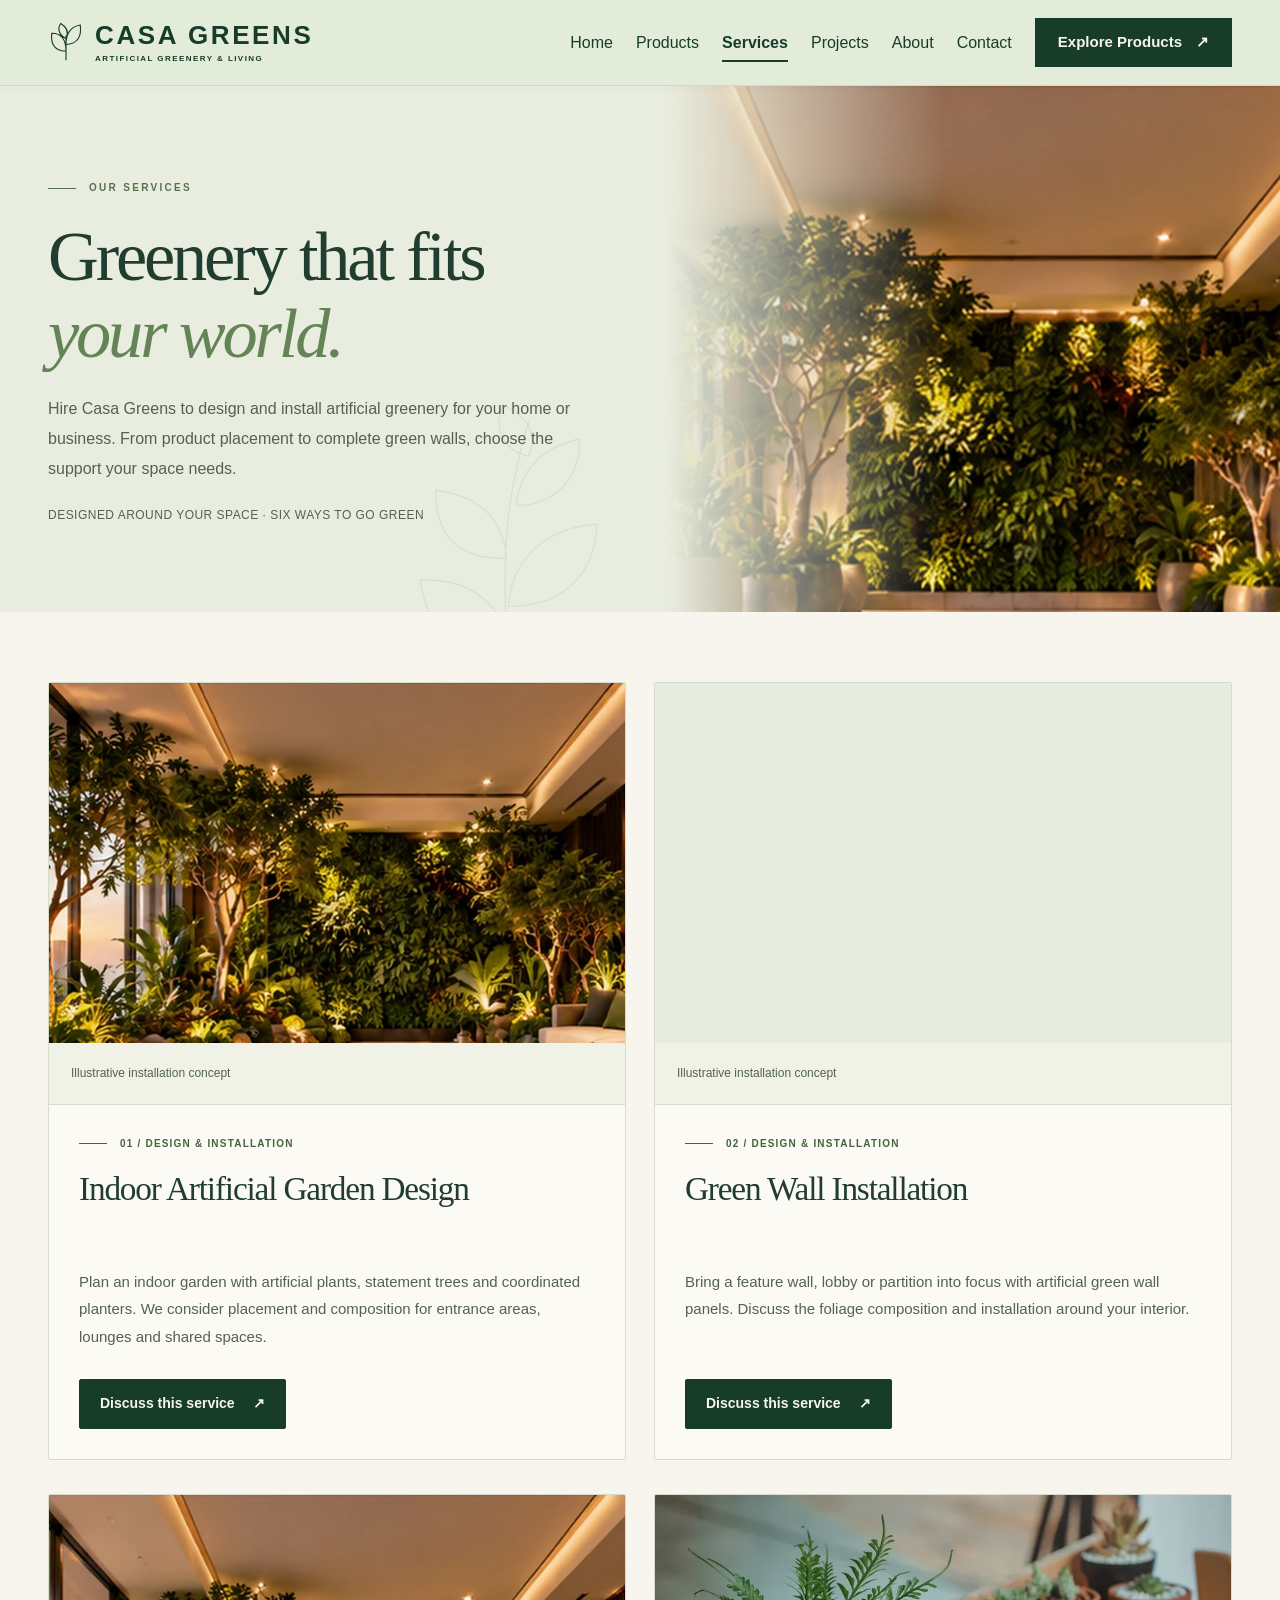
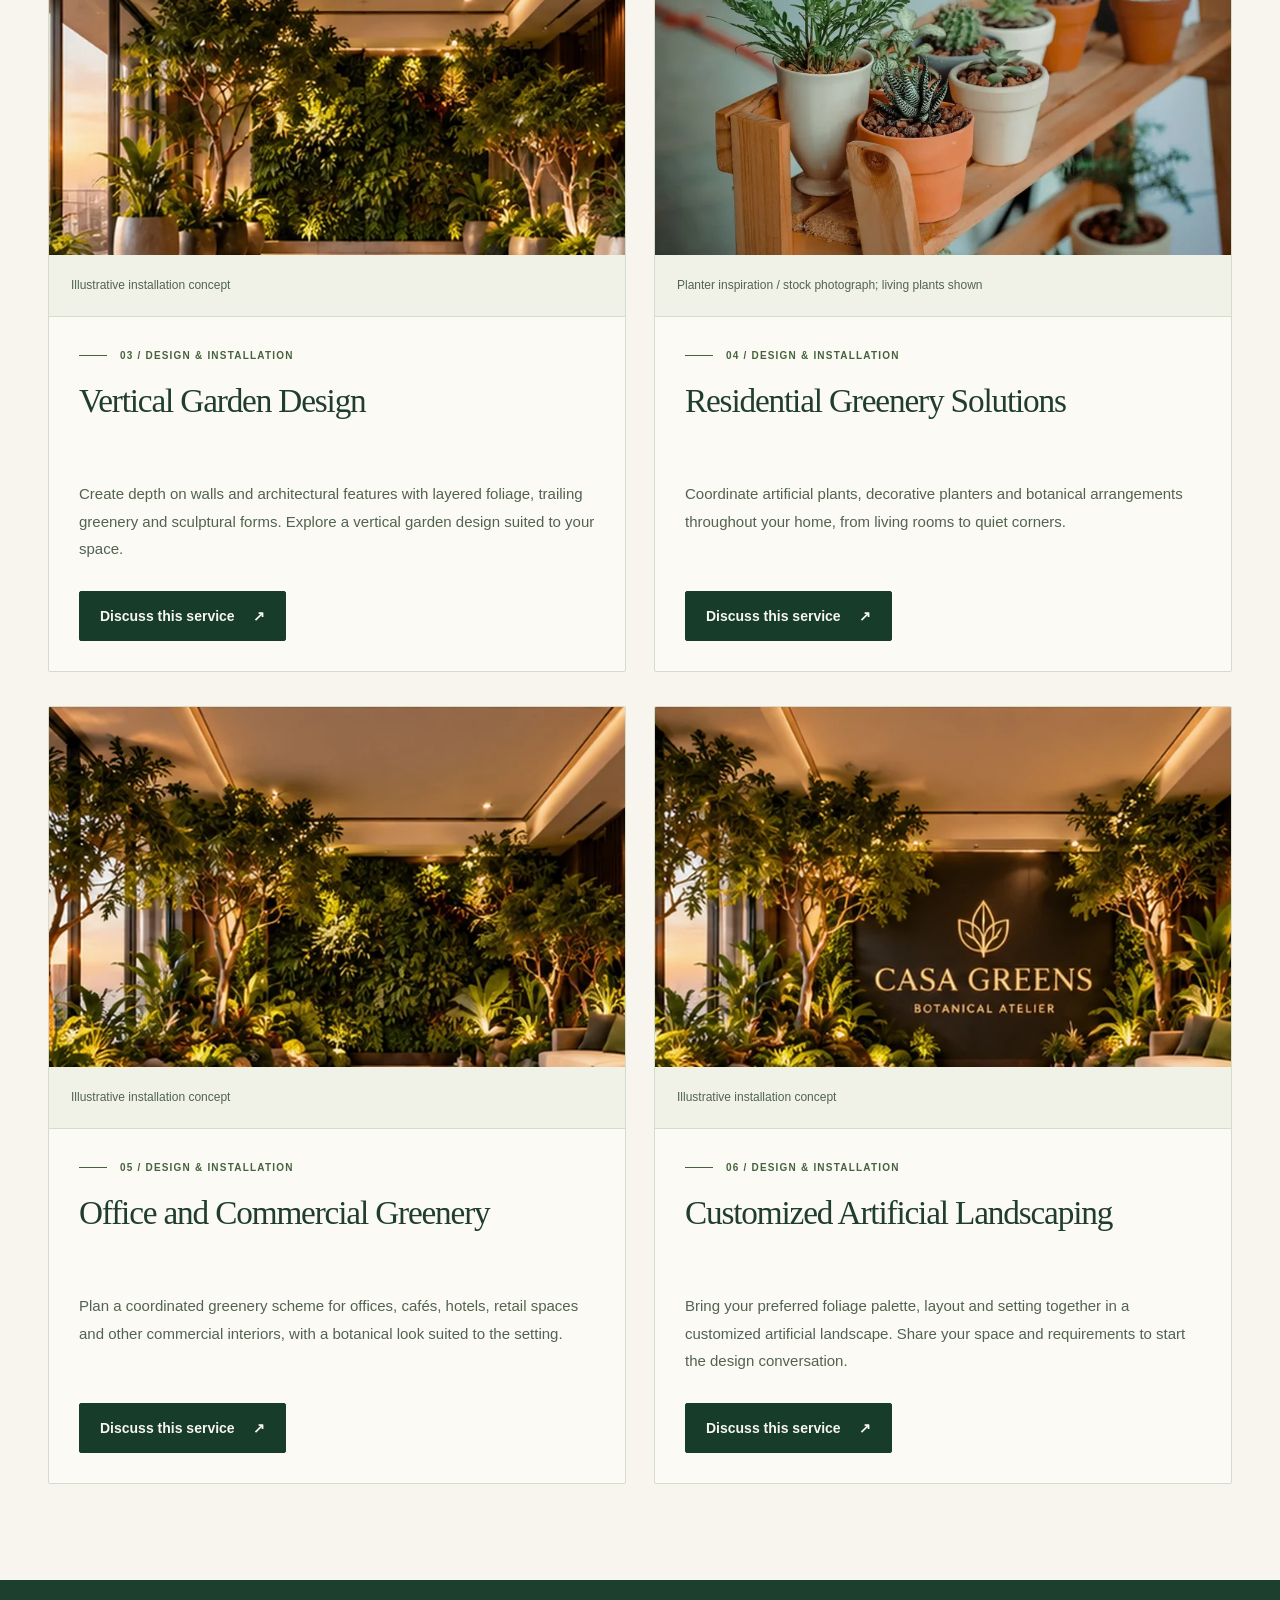
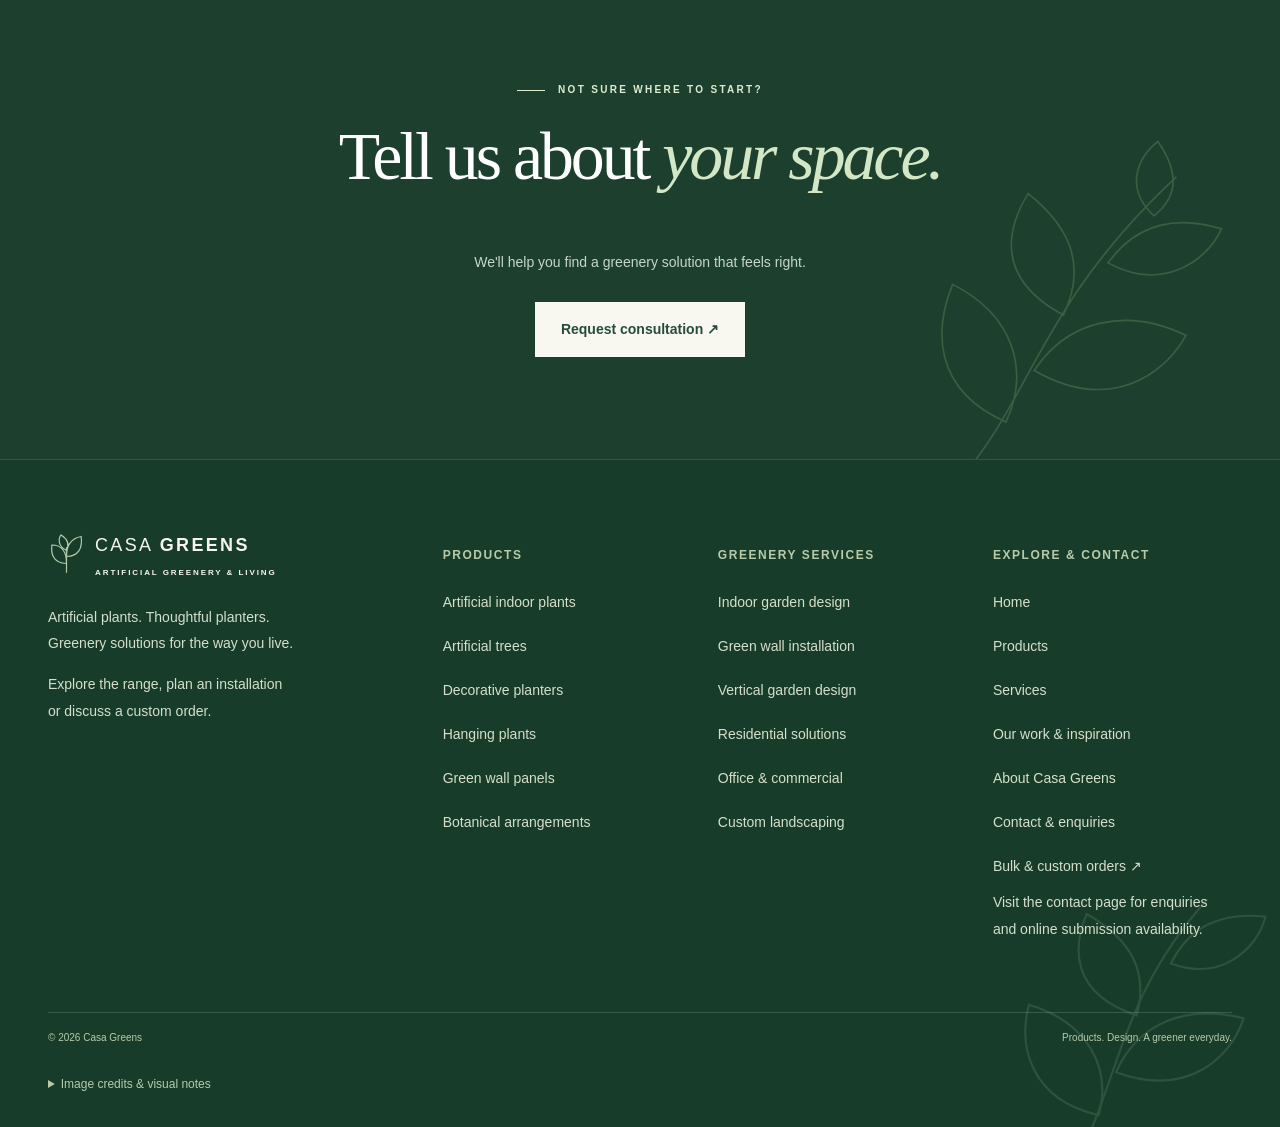
<file: Casa-Greens-Indoor-Gardening/services.html>
<!DOCTYPE html><html lang="en"><head><meta charset="UTF-8"><meta name="viewport" content="width=device-width,initial-scale=1"><meta name="theme-color" content="#f8f7f0"><meta name="description" content="Explore six artificial greenery services: indoor garden design, green wall installation, vertical gardens, residential, commercial and customized landscaping."><title>Indoor Garden Design &amp; Green Wall Services | Casa Greens</title><link rel="icon" href="data:image/svg+xml,%3Csvg xmlns=%27http://www.w3.org/2000/svg%27 viewBox=%270 0 40 40%27%3E%3Cpath fill=%27%23264d3c%27 d=%27M8 32C0 12 18 3 34 4c2 17-7 30-26 28Z%27/%3E%3C/svg%3E"><link rel="preload" as="image" href="assets/images/leaf-detail-768.webp" media="(max-width:767px)" fetchpriority="high"><link rel="preload" as="image" href="assets/images/green-wall.webp" media="(min-width:768px)" fetchpriority="high"><link rel="stylesheet" href="style.css"><meta name="robots" content="index,follow,max-image-preview:large"><meta name="referrer" content="strict-origin-when-cross-origin"><meta property="og:type" content="website"><meta property="og:site_name" content="Casa Greens"><meta property="og:title" content="Indoor Garden Design &amp; Green Wall Services | Casa Greens"><meta property="og:description" content="Explore six artificial greenery services: indoor garden design, green wall installation, vertical gardens, residential, commercial and customized landscaping."><meta name="twitter:card" content="summary_large_image"><meta name="twitter:title" content="Indoor Garden Design &amp; Green Wall Services | Casa Greens"><meta name="twitter:description" content="Explore six artificial greenery services: indoor garden design, green wall installation, vertical gardens, residential, commercial and customized landscaping."><script type="application/ld+json">{"@context": "https://schema.org", "@type": "CollectionPage", "name": "Indoor Garden Design & Green Wall Services", "description": "Explore six artificial greenery services: indoor garden design, green wall installation, vertical gardens, residential, commercial and customized landscaping.", "inLanguage": "en", "publisher": {"@type": "Organization", "name": "Casa Greens", "description": "Artificial greenery products and indoor garden design and installation services.", "@id": "https://megamindprashant320.github.io/FreeLancing-Projects/Casa-Greens-Indoor-Gardening/#organization", "url": "https://megamindprashant320.github.io/FreeLancing-Projects/Casa-Greens-Indoor-Gardening/"}, "url": "https://megamindprashant320.github.io/FreeLancing-Projects/Casa-Greens-Indoor-Gardening/services.html", "@id": "https://megamindprashant320.github.io/FreeLancing-Projects/Casa-Greens-Indoor-Gardening/services.html#webpage", "image": "https://megamindprashant320.github.io/FreeLancing-Projects/Casa-Greens-Indoor-Gardening/assets/images/complete-garden.jpg"}</script><link rel="canonical" href="https://megamindprashant320.github.io/FreeLancing-Projects/Casa-Greens-Indoor-Gardening/services.html"><meta property="og:url" content="https://megamindprashant320.github.io/FreeLancing-Projects/Casa-Greens-Indoor-Gardening/services.html"><meta property="og:image" content="https://megamindprashant320.github.io/FreeLancing-Projects/Casa-Greens-Indoor-Gardening/assets/images/complete-garden.jpg"><meta property="og:image:type" content="image/jpeg"><meta property="og:image:width" content="1920"><meta property="og:image:height" content="1080"><meta property="og:image:alt" content="Illustrative indoor greenery design concept"><meta name="twitter:image" content="https://megamindprashant320.github.io/FreeLancing-Projects/Casa-Greens-Indoor-Gardening/assets/images/complete-garden.jpg"><meta name="twitter:image:alt" content="Illustrative indoor greenery design concept"></head><body class="page-services"><a class="skip-link" href="#main">Skip to content</a><header class="site-header"><div class="container nav-wrap"><a class="brand" href="index.html"><span class="brand-leaf"><svg viewBox="0 0 48 56" fill="none" aria-hidden="true"><path d="M24 51V18M24 39C5 39 4 24 5 15c13 0 19 9 19 24Zm0-9C24 14 32 6 43 4c2 15-3 25-19 26Zm0-8C13 17 13 7 17 2c8 5 11 12 7 20Z" stroke="currentColor" stroke-width="1.5"/></svg></span><span>CASA <strong>GREENS</strong><small>ARTIFICIAL GREENERY &amp; LIVING</small></span></a><button class="menu-toggle" aria-label="Open menu" aria-expanded="false" aria-controls="main-nav"><span></span><span></span><span></span></button><nav id="main-nav" class="nav" aria-label="Primary"><a href="index.html">Home</a><a href="products.html">Products</a><a href="services.html" aria-current="page">Services</a><a href="projects.html">Projects</a><a href="about.html">About</a><a href="contact.html">Contact</a><a class="nav-cta" href="products.html">Explore Products <span aria-hidden="true">&#8599;</span></a></nav></div></header><main id="main"><section class="page-intro"><div class="container"><div class="eyebrow">OUR SERVICES</div><h1>Greenery that fits<br><em>your world.</em></h1><p>Hire Casa Greens to design and install artificial greenery for your home or business. From product placement to complete green walls, choose the support your space needs.</p><span class="intro-note">DESIGNED AROUND YOUR SPACE · SIX WAYS TO GO GREEN</span></div></section><section class="section services-section" aria-label="Our six greenery services"><div class="container services-layout"><article class="service-detail" id="indoor" aria-labelledby="indoor-title"><figure class="service-visual"><img src="assets/images/indoor-garden.webp" alt="Trees and layered greenery in a lounge, illustrative indoor garden design concept" loading="lazy" decoding="async" width="1920" height="1080" srcset="assets/images/indoor-garden-768.webp 768w, assets/images/indoor-garden.webp 1920w" sizes="(max-width:767px) calc(100vw - 40px), (max-width:1023px) 50vw, 620px"><figcaption class="stock-label">Illustrative installation concept</figcaption></figure><div class="service-copy"><span class="eyebrow">01 / DESIGN &amp; INSTALLATION</span><h2 id="indoor-title">Indoor Artificial Garden Design</h2><p>Plan an indoor garden with artificial plants, statement trees and coordinated planters. We consider placement and composition for entrance areas, lounges and shared spaces.</p><a class="btn btn-primary service-enquiry" href="contact.html?type=design&amp;service=Indoor%20Artificial%20Garden%20Design#contactForm" aria-label="Discuss this service: Indoor Artificial Garden Design">Discuss this service <span aria-hidden="true">&#8599;</span></a></div></article><article class="service-detail" id="walls" aria-labelledby="walls-title"><figure class="service-visual"><img src="assets/images/green-wall.webp" alt="A foliage-covered interior feature wall, illustrative green wall installation concept" loading="lazy" decoding="async" width="1920" height="1080" srcset="assets/images/green-wall-768.webp 768w, assets/images/green-wall.webp 1920w" sizes="(max-width:767px) calc(100vw - 40px), (max-width:1023px) 50vw, 620px"><figcaption class="stock-label">Illustrative installation concept</figcaption></figure><div class="service-copy"><span class="eyebrow">02 / DESIGN &amp; INSTALLATION</span><h2 id="walls-title">Green Wall Installation</h2><p>Bring a feature wall, lobby or partition into focus with artificial green wall panels. Discuss the foliage composition and installation around your interior.</p><a class="btn btn-primary service-enquiry" href="contact.html?type=design&amp;service=Green%20Wall%20Installation#contactForm" aria-label="Discuss this service: Green Wall Installation">Discuss this service <span aria-hidden="true">&#8599;</span></a></div></article><article class="service-detail" id="vertical" aria-labelledby="vertical-title"><figure class="service-visual"><img src="assets/images/green-wall.webp" alt="Layered and trailing foliage textures, illustrative vertical garden design concept" loading="lazy" decoding="async" width="1920" height="1080" srcset="assets/images/green-wall-768.webp 768w, assets/images/green-wall.webp 1920w" sizes="(max-width:767px) calc(100vw - 40px), (max-width:1023px) 50vw, 620px"><figcaption class="stock-label">Illustrative installation concept</figcaption></figure><div class="service-copy"><span class="eyebrow">03 / DESIGN &amp; INSTALLATION</span><h2 id="vertical-title">Vertical Garden Design</h2><p>Create depth on walls and architectural features with layered foliage, trailing greenery and sculptural forms. Explore a vertical garden design suited to your space.</p><a class="btn btn-primary service-enquiry" href="contact.html?type=design&amp;service=Vertical%20Garden%20Design#contactForm" aria-label="Discuss this service: Vertical Garden Design">Discuss this service <span aria-hidden="true">&#8599;</span></a></div></article><article class="service-detail" id="residential" aria-labelledby="residential-title"><figure class="service-visual"><img src="assets/images/studio-plants.webp" alt="Decorative pots and living plants on a shelf, stock planter inspiration" loading="lazy" decoding="async" width="1400" height="869" srcset="assets/images/studio-plants-768.webp 768w, assets/images/studio-plants.webp 1400w" sizes="(max-width:767px) calc(100vw - 40px), (max-width:1023px) 50vw, 620px"><figcaption class="stock-label">Planter inspiration / stock photograph; living plants shown</figcaption></figure><div class="service-copy"><span class="eyebrow">04 / DESIGN &amp; INSTALLATION</span><h2 id="residential-title">Residential Greenery Solutions</h2><p>Coordinate artificial plants, decorative planters and botanical arrangements throughout your home, from living rooms to quiet corners.</p><a class="btn btn-primary service-enquiry" href="contact.html?type=design&amp;service=Residential%20Greenery%20Solutions#contactForm" aria-label="Discuss this service: Residential Greenery Solutions">Discuss this service <span aria-hidden="true">&#8599;</span></a></div></article><article class="service-detail" id="commercial" aria-labelledby="commercial-title"><figure class="service-visual"><img src="assets/images/indoor-garden.webp" alt="A botanical lounge setting, illustrative office and commercial greenery concept" loading="lazy" decoding="async" width="1920" height="1080" srcset="assets/images/indoor-garden-768.webp 768w, assets/images/indoor-garden.webp 1920w" sizes="(max-width:767px) calc(100vw - 40px), (max-width:1023px) 50vw, 620px"><figcaption class="stock-label">Illustrative installation concept</figcaption></figure><div class="service-copy"><span class="eyebrow">05 / DESIGN &amp; INSTALLATION</span><h2 id="commercial-title">Office and Commercial Greenery</h2><p>Plan a coordinated greenery scheme for offices, cafés, hotels, retail spaces and other commercial interiors, with a botanical look suited to the setting.</p><a class="btn btn-primary service-enquiry" href="contact.html?type=design&amp;service=Office%20and%20Commercial%20Greenery#contactForm" aria-label="Discuss this service: Office and Commercial Greenery">Discuss this service <span aria-hidden="true">&#8599;</span></a></div></article><article class="service-detail" id="custom" aria-labelledby="custom-title"><figure class="service-visual"><img src="assets/images/complete-garden.webp" alt="Trees and foliage around a Casa Greens feature wall, illustrative landscaping concept" loading="lazy" decoding="async" width="1920" height="1080" srcset="assets/images/complete-garden-768.webp 768w, assets/images/complete-garden.webp 1920w" sizes="(max-width:767px) calc(100vw - 40px), (max-width:1023px) 50vw, 620px"><figcaption class="stock-label">Illustrative installation concept</figcaption></figure><div class="service-copy"><span class="eyebrow">06 / DESIGN &amp; INSTALLATION</span><h2 id="custom-title">Customized Artificial Landscaping</h2><p>Bring your preferred foliage palette, layout and setting together in a customized artificial landscape. Share your space and requirements to start the design conversation.</p><a class="btn btn-primary service-enquiry" href="contact.html?type=design&amp;service=Customized%20Artificial%20Landscaping#contactForm" aria-label="Discuss this service: Customized Artificial Landscaping">Discuss this service <span aria-hidden="true">&#8599;</span></a></div></article></div></section><section class="cta-section"><div class="container"><div class="eyebrow light">NOT SURE WHERE TO START?</div><h2>Tell us about <em>your space.</em></h2><p>We'll help you find a greenery solution that feels right.</p><a class="btn btn-white" href="contact.html?type=design#contactForm">Request consultation ↗</a></div></section></main><footer class="footer"><div class="container footer-top"><div><a class="brand footer-brand" href="index.html"><span class="brand-leaf"><svg viewBox="0 0 48 56" fill="none" aria-hidden="true"><path d="M24 51V18M24 39C5 39 4 24 5 15c13 0 19 9 19 24Zm0-9C24 14 32 6 43 4c2 15-3 25-19 26Zm0-8C13 17 13 7 17 2c8 5 11 12 7 20Z" stroke="currentColor" stroke-width="1.5"/></svg></span><span>CASA <strong>GREENS</strong><small>ARTIFICIAL GREENERY &amp; LIVING</small></span></a><p>Artificial plants. Thoughtful planters.<br>Greenery solutions for the way you live.</p><p>Explore the range, plan an installation<br>or discuss a custom order.</p></div><div><h2 class="footer-heading">Products</h2><a href="products.html?category=plants#catalog">Artificial indoor plants</a><a href="products.html?category=trees#catalog">Artificial trees</a><a href="products.html?category=planters#catalog">Decorative planters</a><a href="products.html?category=hanging#catalog">Hanging plants</a><a href="products.html?category=panels#catalog">Green wall panels</a><a href="products.html?category=arrangements#catalog">Botanical arrangements</a></div><div><h2 class="footer-heading">Greenery services</h2><a href="services.html#indoor">Indoor garden design</a><a href="services.html#walls">Green wall installation</a><a href="services.html#vertical">Vertical garden design</a><a href="services.html#residential">Residential solutions</a><a href="services.html#commercial">Office &amp; commercial</a><a href="services.html#custom">Custom landscaping</a></div><div><h2 class="footer-heading">Explore &amp; contact</h2><a href="index.html">Home</a><a href="products.html">Products</a><a href="services.html">Services</a><a href="projects.html">Our work &amp; inspiration</a><a href="about.html">About Casa Greens</a><a href="contact.html?type=design#contactForm">Contact &amp; enquiries</a><a href="contact.html?type=bulk#contactForm">Bulk &amp; custom orders &#8599;</a><p>Visit the contact page for enquiries<br>and online submission availability.</p></div></div><div class="container footer-bottom"><span>&copy; <span id="year"></span> Casa Greens</span><span>Products. Design. A greener everyday.</span></div><div class="container image-credits"><details><summary>Image credits & visual notes</summary><p>Existing Casa Greens images are retained as design concepts. Additional stock photographs are inspiration only and may show living plants. Photography via <a href="https://www.pexels.com/license/" target="_blank" rel="noopener noreferrer">Pexels (free commercial-use license)</a>: <a href="https://www.pexels.com/photo/1974508/">foliage</a>, <a href="https://www.pexels.com/photo/793012/">planters</a>, <a href="https://www.pexels.com/photo/1571460/">living interior</a>, <a href="https://www.pexels.com/photo/260922/">hospitality interior</a>.</p></details></div></footer><script src="script.js" defer></script></body></html>
</file>
<file: Casa-Green-Indoor-Artificial-Gardening/style.css>
/* ==========================================================================
   CASA GREENS — LUXURY INDOOR ARTIFICIAL GARDEN ATELIER
   Design System & Master Stylesheet
   ========================================================================== */

/* --------------------------------------------------------------------------
   1. CSS Custom Properties / Design Tokens
   -------------------------------------------------------------------------- */
:root {
  /* Brand Palette (Strictly Adhering to Design Direction) */
  --color-forest: #173D2A;
  --color-forest-dark: #0D2318;
  --color-forest-deep: #08160F;
  --color-sage: #A3B899;
  --color-sage-light: #C8D8C0;
  --color-sage-soft: rgba(163, 184, 153, 0.15);
  --color-warm-ivory: #F5F1E8;
  --color-warm-ivory-alt: #EBE5D8;
  --color-earth-brown: #80634A;
  --color-earth-brown-light: #A48366;
  --color-muted-gold: #B8A078;
  --color-muted-gold-light: #D4C3A3;
  --color-muted-gold-glow: rgba(184, 160, 120, 0.25);

  /* Surface & Text Neutrals */
  --color-bg-dark: #0A1710;
  --color-bg-card: rgba(23, 61, 42, 0.45);
  --color-surface-translucent: rgba(245, 241, 232, 0.04);
  --color-border-subtle: rgba(184, 160, 120, 0.2);
  --color-border-strong: rgba(184, 160, 120, 0.45);
  --color-text-primary: #F5F1E8;
  --color-text-secondary: #C8D3C4;
  --color-text-muted: #8E9E88;

  /* Typography */
  --font-editorial: 'Cormorant Garamond', Georgia, serif;
  --font-sans: 'Plus Jakarta Sans', system-ui, -apple-system, sans-serif;

  /* Spacing Scale */
  --space-2xs: 0.25rem;
  --space-xs: 0.5rem;
  --space-sm: 0.75rem;
  --space-md: 1rem;
  --space-lg: 1.5rem;
  --space-xl: 2rem;
  --space-2xl: 3rem;
  --space-3xl: 4.5rem;
  --space-4xl: 6rem;
  --space-5xl: 8rem;

  /* Layout Containers */
  --container-max: 1280px;
  --container-padding: clamp(1.25rem, 4vw, 2.5rem);
  --header-height: 84px;

  /* Transitions & Animation Easing */
  --ease-luxury: cubic-bezier(0.16, 1, 0.3, 1);
  --transition-fast: 0.2s cubic-bezier(0.16, 1, 0.3, 1);
  --transition-normal: 0.35s cubic-bezier(0.16, 1, 0.3, 1);
  --transition-slow: 0.6s cubic-bezier(0.16, 1, 0.3, 1);

  /* Shadows */
  --shadow-subtle: 0 4px 20px rgba(0, 0, 0, 0.2);
  --shadow-elevated: 0 12px 40px rgba(0, 0, 0, 0.35);
  --shadow-gold: 0 8px 30px rgba(184, 160, 120, 0.18);
  --shadow-inner: inset 0 1px 0 rgba(255, 255, 255, 0.08);

  /* Border Radii */
  --radius-sm: 4px;
  --radius-md: 8px;
  --radius-lg: 16px;
  --radius-pill: 9999px;
}

/* --------------------------------------------------------------------------
   2. Reset & Global Base
   -------------------------------------------------------------------------- */
*, *::before, *::after {
  box-sizing: border-box;
  margin: 0;
  padding: 0;
}

html {
  font-size: 16px;
  scroll-behavior: smooth;
  -webkit-text-size-adjust: 100%;
  background-color: var(--color-bg-dark);
}

body {
  font-family: var(--font-sans);
  background-color: var(--color-bg-dark);
  color: var(--color-text-primary);
  line-height: 1.65;
  font-weight: 400;
  overflow-x: hidden;
  -webkit-font-smoothing: antialiased;
  -moz-osx-font-smoothing: grayscale;
}

img, video, svg {
  display: block;
  max-width: 100%;
}

a {
  color: inherit;
  text-decoration: none;
  transition: color var(--transition-fast);
}

button, input, select, textarea {
  font-family: inherit;
  font-size: inherit;
  color: inherit;
}

/* Screen Reader Skip Link */
.skip-link {
  position: absolute;
  top: -100px;
  left: 1rem;
  background: var(--color-muted-gold);
  color: var(--color-forest-deep);
  padding: 0.75rem 1.5rem;
  z-index: 9999;
  font-weight: 600;
  border-radius: var(--radius-sm);
  transition: top var(--transition-fast);
}

.skip-link:focus {
  top: 1rem;
}

/* Typography Foundations */
h1, h2, h3, h4, h5, h6 {
  font-family: var(--font-editorial);
  font-weight: 500;
  line-height: 1.15;
  letter-spacing: -0.01em;
  color: var(--color-warm-ivory);
}

p {
  color: var(--color-text-secondary);
}

.text-gold {
  color: var(--color-muted-gold);
  font-style: italic;
}

/* --------------------------------------------------------------------------
   3. Common Layout & Components
   -------------------------------------------------------------------------- */
.container {
  width: 100%;
  max-width: var(--container-max);
  margin-left: auto;
  margin-right: auto;
  padding-left: var(--container-padding);
  padding-right: var(--container-padding);
}

.section {
  padding-top: clamp(4rem, 8vw, var(--space-5xl));
  padding-bottom: clamp(4rem, 8vw, var(--space-5xl));
  position: relative;
}

.section-header {
  margin-bottom: clamp(2.5rem, 5vw, 4.5rem);
}

.section-header.text-center {
  text-align: center;
  max-width: 760px;
  margin-left: auto;
  margin-right: auto;
}

.section-tag {
  display: inline-flex;
  align-items: center;
  gap: 0.75rem;
  font-family: var(--font-sans);
  font-size: 0.8125rem;
  font-weight: 600;
  text-transform: uppercase;
  letter-spacing: 0.18em;
  color: var(--color-muted-gold);
  margin-bottom: 1rem;
}

.section-tag .tag-line {
  display: inline-block;
  width: 24px;
  height: 1px;
  background-color: var(--color-muted-gold);
}

.section-title {
  font-size: clamp(2rem, 4.5vw, 3.25rem);
  color: var(--color-warm-ivory);
  margin-bottom: 1.25rem;
}

.section-subtitle {
  font-size: clamp(1rem, 1.35vw, 1.125rem);
  color: var(--color-text-secondary);
  line-height: 1.7;
}

/* Buttons */
.btn {
  display: inline-flex;
  align-items: center;
  justify-content: center;
  gap: 0.625rem;
  padding: 0.875rem 1.875rem;
  font-size: 0.9375rem;
  font-weight: 600;
  letter-spacing: 0.04em;
  border-radius: var(--radius-sm);
  cursor: pointer;
  transition: all var(--transition-normal);
  border: 1px solid transparent;
  white-space: nowrap;
}

.btn-primary {
  background-color: var(--color-forest);
  color: var(--color-warm-ivory);
  border-color: rgba(184, 160, 120, 0.35);
}

.btn-primary:hover {
  background-color: #1f4f37;
  border-color: var(--color-muted-gold);
  transform: translateY(-2px);
  box-shadow: var(--shadow-subtle);
}

.btn-gold {
  background: linear-gradient(135deg, #B8A078 0%, #a28960 100%);
  color: var(--color-forest-deep);
  font-weight: 700;
  border-color: #D4C3A3;
  box-shadow: 0 4px 18px rgba(184, 160, 120, 0.25);
}

.btn-gold:hover {
  background: linear-gradient(135deg, #c4ad86 0%, #B8A078 100%);
  transform: translateY(-2px);
  box-shadow: 0 8px 24px rgba(184, 160, 120, 0.35);
}

.btn-outline {
  background: transparent;
  color: var(--color-warm-ivory);
  border-color: rgba(245, 241, 232, 0.35);
}

.btn-outline:hover {
  background: rgba(245, 241, 232, 0.08);
  border-color: var(--color-warm-ivory);
  transform: translateY(-2px);
}

.btn-block {
  width: 100%;
}

/* --------------------------------------------------------------------------
   4. Fixed Navigation Bar
   -------------------------------------------------------------------------- */
.site-header {
  position: fixed;
  top: 0;
  left: 0;
  width: 100%;
  height: var(--header-height);
  z-index: 1000;
  transition: all var(--transition-normal);
  background: linear-gradient(180deg, rgba(10, 23, 16, 0.85) 0%, rgba(10, 23, 16, 0) 100%);
}

.site-header.scrolled {
  background: rgba(10, 23, 16, 0.92);
  backdrop-filter: blur(14px);
  -webkit-backdrop-filter: blur(14px);
  border-bottom: 1px solid var(--color-border-subtle);
  box-shadow: 0 10px 30px rgba(0, 0, 0, 0.4);
}

.nav-container {
  max-width: var(--container-max);
  margin: 0 auto;
  height: 100%;
  display: flex;
  align-items: center;
  justify-content: space-between;
  padding: 0 var(--container-padding);
}

.brand-logo {
  display: flex;
  align-items: center;
  gap: 0.875rem;
  z-index: 1002;
}

.brand-mark {
  display: flex;
  align-items: center;
  justify-content: center;
}

.brand-text {
  display: flex;
  flex-direction: column;
}

.brand-title {
  font-family: var(--font-editorial);
  font-size: 1.35rem;
  font-weight: 600;
  letter-spacing: 0.12em;
  color: var(--color-warm-ivory);
  line-height: 1;
}

.brand-subtitle {
  font-family: var(--font-sans);
  font-size: 0.5625rem;
  font-weight: 600;
  letter-spacing: 0.28em;
  color: var(--color-muted-gold);
  margin-top: 3px;
}

.main-nav {
  display: flex;
  align-items: center;
}

.nav-links {
  display: flex;
  align-items: center;
  list-style: none;
  gap: clamp(1.25rem, 2.2vw, 2.25rem);
}

.nav-link {
  font-size: 0.875rem;
  font-weight: 500;
  letter-spacing: 0.04em;
  color: var(--color-text-secondary);
  position: relative;
  padding: 0.5rem 0;
  transition: color var(--transition-fast);
}

.nav-link::after {
  content: '';
  position: absolute;
  bottom: 0;
  left: 0;
  width: 0;
  height: 2px;
  background-color: var(--color-muted-gold);
  transition: width var(--transition-normal);
}

.nav-link:hover,
.nav-link.active {
  color: var(--color-warm-ivory);
}

.nav-link:hover::after,
.nav-link.active::after {
  width: 100%;
}

.nav-actions {
  display: flex;
  align-items: center;
  gap: 1rem;
}

.nav-cta {
  padding: 0.625rem 1.25rem;
  font-size: 0.8125rem;
}

.menu-toggle {
  display: none;
  background: transparent;
  border: 1px solid var(--color-border-subtle);
  border-radius: var(--radius-sm);
  padding: 0.625rem;
  cursor: pointer;
  z-index: 1002;
  flex-direction: column;
  gap: 5px;
}

.hamburger-bar {
  display: block;
  width: 22px;
  height: 2px;
  background-color: var(--color-warm-ivory);
  transition: transform var(--transition-normal), opacity var(--transition-fast);
}

.menu-toggle.open .hamburger-bar:nth-child(1) {
  transform: translateY(7px) rotate(45deg);
}
.menu-toggle.open .hamburger-bar:nth-child(2) {
  opacity: 0;
}
.menu-toggle.open .hamburger-bar:nth-child(3) {
  transform: translateY(-7px) rotate(-45deg);
}

/* --------------------------------------------------------------------------
   5. Section 1 — Cinematic Hero (Scroll-driven)
   -------------------------------------------------------------------------- */
.hero-section {
  position: relative;
  /* 220vh total height creates the scroll scrub timeline */
  height: 220vh;
  background-color: var(--color-forest-deep);
}

.hero-sticky-viewport {
  position: sticky;
  top: 0;
  left: 0;
  width: 100%;
  height: 100vh;
  display: flex;
  align-items: center;
  justify-content: center;
  overflow: hidden;
}

.hero-video-wrapper {
  position: absolute;
  top: 0;
  left: 0;
  width: 100%;
  height: 100%;
  z-index: 1;
}

.hero-video {
  position: relative;
  z-index: 1;
  object-position: center;
  width: 100%;
  height: 100%;
  object-fit: cover;
  opacity: 0;
  transition: opacity var(--transition-slow);
}

.hero-video.video-ready {
  opacity: 1;
}

/* Polished Visual Architectural Fallback Stage */
.hero-fallback-stage {
  position: absolute;
  top: 0;
  left: 0;
  width: 100%;
  height: 100%;
  background: radial-gradient(circle at 50% 35%, #183726 0%, #0d1e15 50%, #07100b 100%);
  overflow: hidden;
}

.architectural-grid {
  position: absolute;
  inset: 0;
  background-image: 
    linear-gradient(to right, rgba(184, 160, 120, 0.04) 1px, transparent 1px),
    linear-gradient(to bottom, rgba(184, 160, 120, 0.04) 1px, transparent 1px);
  background-size: 80px 80px;
  mask-image: radial-gradient(ellipse at center, rgba(0,0,0,1) 30%, rgba(0,0,0,0) 80%);
  -webkit-mask-image: radial-gradient(ellipse at center, rgba(0,0,0,1) 30%, rgba(0,0,0,0) 80%);
}

.stage-layer {
  position: absolute;
  inset: 0;
  pointer-events: none;
  transition: opacity 0.4s ease-out, transform 0.4s ease-out;
}

/* Layer 1: Bare Room */
.interior-room .light-beam {
  position: absolute;
  top: -20%;
  left: 30%;
  width: 40%;
  height: 140%;
  background: linear-gradient(135deg, rgba(245, 241, 232, 0.08) 0%, rgba(245, 241, 232, 0) 70%);
  transform: rotate(-18deg);
}

.interior-room .room-window {
  position: absolute;
  top: 15%;
  right: 8%;
  width: 28%;
  height: 65%;
  border: 1px solid rgba(184, 160, 120, 0.15);
  background: linear-gradient(180deg, rgba(163, 184, 153, 0.05) 0%, transparent 100%);
}

.interior-room .concrete-pedestal {
  position: absolute;
  bottom: 0;
  left: 50%;
  transform: translateX(-50%);
  width: 70%;
  height: 140px;
  background: linear-gradient(0deg, #0e1e16 0%, #152d21 100%);
  border-top: 1px solid rgba(184, 160, 120, 0.2);
}

/* Layer 2: Planters */
.planters-layer {
  opacity: 0.15;
  transform: translateY(20px);
}

.planters-layer.phase-active {
  opacity: 0.85;
  transform: translateY(0);
}

.vessel {
  position: absolute;
  bottom: 120px;
  border-radius: var(--radius-sm);
  background: linear-gradient(180deg, #80634A 0%, #473628 100%);
  border: 1px solid var(--color-muted-gold);
  box-shadow: 0 20px 40px rgba(0, 0, 0, 0.5);
}

.vessel-left {
  left: 18%;
  width: 140px;
  height: 110px;
}

.vessel-center {
  left: 50%;
  transform: translateX(-50%);
  width: 220px;
  height: 160px;
  border-radius: 6px;
}

.vessel-right {
  right: 18%;
  width: 130px;
  height: 130px;
}

/* Layer 3: Branches */
.branches-layer {
  opacity: 0.1;
  transform: scale(0.96);
}

.branches-layer.phase-active {
  opacity: 0.8;
  transform: scale(1);
}

.branch-canopy {
  position: absolute;
  background: radial-gradient(circle, rgba(128, 99, 74, 0.4) 0%, transparent 70%);
}

.canopy-left {
  top: 20%;
  left: 10%;
  width: 320px;
  height: 320px;
  border-left: 2px dashed rgba(184, 160, 120, 0.35);
  border-radius: 50%;
}

.canopy-right {
  top: 12%;
  right: 12%;
  width: 440px;
  height: 440px;
  border-right: 2px dashed rgba(163, 184, 153, 0.35);
  border-radius: 50%;
}

/* Layer 4: Greenery Full Reveal */
.greenery-layer {
  opacity: 0.2;
  filter: blur(4px);
}

.greenery-layer.phase-active {
  opacity: 1;
  filter: blur(0);
}

.foliage-element {
  position: absolute;
}

.hanging-ferns {
  top: 0;
  left: 25%;
  width: 50%;
  height: 180px;
  background: linear-gradient(180deg, rgba(23, 61, 42, 0.7) 0%, rgba(163, 184, 153, 0.1) 80%, transparent 100%);
  mask-image: radial-gradient(ellipse at top, rgba(0,0,0,1) 40%, rgba(0,0,0,0) 80%);
}

.living-wall-sample {
  top: 22%;
  left: 6%;
  width: 160px;
  height: 400px;
  background: repeating-linear-gradient(45deg, rgba(23, 61, 42, 0.6), rgba(23, 61, 42, 0.6) 12px, rgba(163, 184, 153, 0.4) 12px, rgba(163, 184, 153, 0.4) 24px);
  border: 1px solid var(--color-muted-gold);
  border-radius: 4px;
}

.olive-crown {
  bottom: 140px;
  left: 50%;
  transform: translateX(-50%);
  width: 460px;
  height: 340px;
  background: radial-gradient(ellipse at center, rgba(163, 184, 153, 0.35) 0%, rgba(23, 61, 42, 0.5) 50%, transparent 75%);
  border-radius: 50%;
}

.hero-ambient-glow {
  position: absolute;
  inset: 0;
  background: radial-gradient(circle at 50% 65%, rgba(184, 160, 120, 0.12) 0%, transparent 60%);
  mix-blend-mode: screen;
}

.hero-fallback-stage .living-wall-sample {
  opacity: 0;
  transition: opacity 0.4s ease-out;
}

.vertical-garden-active .hero-fallback-stage .living-wall-sample {
  opacity: 1;
}

.hero-low-motion .hero-video,
.hero-low-motion .stage-layer,
.hero-low-motion .living-wall-sample,
.hero-low-motion .scroll-progress-bar {
  transition: none;
}

.hero-low-motion .badge-dot {
  animation: none;
}

@media (max-width: 580px) {
  .hero-section .hero-badge { font-size: 0.625rem; letter-spacing: 0.08em; }
  .hero-section .scroll-phase-label { flex-wrap: wrap; justify-content: center; }
  .hero-section .olive-crown { width: min(460px, 100vw); }
  .hero-section .canopy-left,
  .hero-section .canopy-right { width: 70vw; height: 70vw; }
}

@media (max-height: 740px) {
  .hero-sticky-viewport { min-height: 100vh; height: auto; padding: calc(var(--header-height) + 1rem) 0 1.5rem; }
  .hero-section { min-height: 220vh; height: auto; }
  .hero-section .hero-cta-group { margin-bottom: 1.5rem; }
}

@media (prefers-reduced-motion: reduce) {
  .hero-video { visibility: hidden; }
}

/* Hero Content Overlay */
.hero-content-container {
  position: relative;
  z-index: 2;
  max-width: 860px;
  text-align: center;
  padding: 0 var(--container-padding);
  display: flex;
  flex-direction: column;
  align-items: center;
}

.hero-badge {
  display: inline-flex;
  align-items: center;
  gap: 0.625rem;
  padding: 0.4375rem 1rem;
  border-radius: var(--radius-pill);
  background: rgba(23, 61, 42, 0.65);
  border: 1px solid var(--color-border-strong);
  font-size: 0.8125rem;
  font-weight: 600;
  letter-spacing: 0.12em;
  text-transform: uppercase;
  color: var(--color-muted-gold);
  backdrop-filter: blur(8px);
  margin-bottom: 1.5rem;
}

.badge-dot {
  width: 6px;
  height: 6px;
  border-radius: 50%;
  background-color: var(--color-muted-gold);
  box-shadow: 0 0 10px var(--color-muted-gold);
  animation: pulseDot 2s infinite ease-in-out;
}

@keyframes pulseDot {
  0%, 100% { opacity: 1; transform: scale(1); }
  50% { opacity: 0.4; transform: scale(0.8); }
}

.hero-headline {
  font-size: clamp(2.5rem, 6vw, 4.75rem);
  color: var(--color-warm-ivory);
  line-height: 1.08;
  margin-bottom: 1.5rem;
  text-shadow: 0 4px 30px rgba(0, 0, 0, 0.7);
}

.hero-description {
  font-size: clamp(1rem, 1.4vw, 1.1875rem);
  color: var(--color-warm-ivory-alt);
  max-width: 680px;
  margin-bottom: 2.25rem;
  line-height: 1.7;
  text-shadow: 0 2px 10px rgba(0, 0, 0, 0.6);
}

.hero-cta-group {
  display: flex;
  align-items: center;
  justify-content: center;
  gap: 1.25rem;
  flex-wrap: wrap;
  margin-bottom: 3.5rem;
}

/* Hero Scroll Controller / Interactive Stepper */
.hero-scroll-controller {
  display: flex;
  flex-direction: column;
  align-items: center;
  gap: 0.625rem;
}

.scroll-track {
  width: 140px;
  height: 3px;
  background: rgba(245, 241, 232, 0.2);
  border-radius: var(--radius-pill);
  overflow: hidden;
}

.scroll-progress-bar {
  width: 0%;
  height: 100%;
  background: linear-gradient(90deg, #A3B899 0%, #B8A078 100%);
  border-radius: var(--radius-pill);
  transition: width 0.1s linear;
}

.scroll-phase-label {
  display: flex;
  align-items: center;
  gap: 0.5rem;
  font-size: 0.75rem;
  letter-spacing: 0.1em;
  text-transform: uppercase;
  color: var(--color-sage-light);
}

.phase-number {
  color: var(--color-muted-gold);
  font-weight: 700;
}

.scroll-hint {
  display: flex;
  align-items: center;
  gap: 0.5rem;
  font-size: 0.75rem;
  color: var(--color-text-muted);
  animation: bounceDown 2s infinite ease-in-out;
}

@keyframes bounceDown {
  0%, 20%, 50%, 80%, 100% { transform: translateY(0); }
  40% { transform: translateY(4px); }
  60% { transform: translateY(2px); }
}

/* --------------------------------------------------------------------------
   6. Section 2 — About Us
   -------------------------------------------------------------------------- */
.about-section {
  background-color: var(--color-bg-dark);
  border-top: 1px solid var(--color-border-subtle);
}

.about-grid {
  display: grid;
  grid-template-columns: 1.15fr 0.85fr;
  gap: clamp(2.5rem, 6vw, 5rem);
  align-items: center;
}

.lead-text {
  font-size: 1.25rem;
  line-height: 1.6;
  color: var(--color-warm-ivory);
  margin-bottom: 1.5rem;
  font-weight: 400;
}

.body-text {
  margin-bottom: 1.25rem;
  color: var(--color-text-secondary);
}

.stats-row {
  display: grid;
  grid-template-columns: repeat(3, 1fr);
  gap: 1.5rem;
  margin-top: 2.5rem;
  padding-top: 2rem;
  border-top: 1px solid var(--color-border-subtle);
}

.stat-item {
  display: flex;
  flex-direction: column;
}

.stat-number {
  font-family: var(--font-editorial);
  font-size: 2.25rem;
  font-weight: 600;
  color: var(--color-muted-gold);
  line-height: 1;
}

.stat-label {
  font-size: 0.8125rem;
  color: var(--color-text-muted);
  margin-top: 0.5rem;
  line-height: 1.4;
}

.visual-card-stack {
  position: relative;
}

.botanical-showcase-panel {
  background: linear-gradient(145deg, rgba(23, 61, 42, 0.5) 0%, rgba(13, 35, 24, 0.8) 100%);
  border: 1px solid var(--color-border-strong);
  border-radius: var(--radius-lg);
  padding: clamp(1.75rem, 3vw, 2.5rem);
  box-shadow: var(--shadow-elevated);
  backdrop-filter: blur(12px);
  position: relative;
  overflow: hidden;
}

.botanical-showcase-panel::before {
  content: '';
  position: absolute;
  top: 0;
  right: 0;
  width: 200px;
  height: 200px;
  background: radial-gradient(circle, var(--color-muted-gold-glow) 0%, transparent 70%);
  pointer-events: none;
}

.panel-header {
  display: flex;
  align-items: center;
  justify-content: space-between;
  margin-bottom: 2rem;
  padding-bottom: 1rem;
  border-bottom: 1px solid var(--color-border-subtle);
}

.panel-pill {
  font-size: 0.75rem;
  font-weight: 700;
  letter-spacing: 0.15em;
  text-transform: uppercase;
  color: var(--color-muted-gold);
}

.panel-icon {
  color: var(--color-muted-gold);
  font-size: 1.125rem;
}

.botanical-layers-graphic {
  display: flex;
  flex-direction: column;
  gap: 1.25rem;
}

.feature-strip {
  display: flex;
  align-items: flex-start;
  gap: 1.25rem;
  padding: 1rem;
  border-radius: var(--radius-md);
  background: rgba(10, 23, 16, 0.4);
  border: 1px solid rgba(245, 241, 232, 0.05);
  transition: all var(--transition-fast);
}

.feature-strip:hover {
  background: rgba(23, 61, 42, 0.4);
  border-color: var(--color-border-subtle);
  transform: translateX(4px);
}

.feature-strip-num {
  font-family: var(--font-editorial);
  font-size: 1.25rem;
  color: var(--color-sage);
  font-weight: 600;
  line-height: 1;
  padding-top: 2px;
}

.feature-strip-info h4 {
  font-size: 1.0625rem;
  margin-bottom: 0.25rem;
}

.feature-strip-info p {
  font-size: 0.8125rem;
  line-height: 1.5;
  color: var(--color-text-secondary);
}

.panel-footer {
  margin-top: 2rem;
  padding-top: 1.25rem;
  border-top: 1px solid var(--color-border-subtle);
}

.artisan-quote {
  font-family: var(--font-editorial);
  font-size: 1.0625rem;
  color: var(--color-sage-light);
  line-height: 1.5;
}

/* --------------------------------------------------------------------------
   7. Section 3 — Our Services
   -------------------------------------------------------------------------- */
.services-section {
  background-color: #0b1c13;
  border-top: 1px solid var(--color-border-subtle);
}

.services-grid {
  display: grid;
  grid-template-columns: repeat(auto-fit, minmax(340px, 1fr));
  gap: clamp(1.5rem, 2.5vw, 2.25rem);
}

.service-card {
  position: relative;
  background: linear-gradient(160deg, rgba(23, 61, 42, 0.35) 0%, rgba(13, 35, 24, 0.6) 100%);
  border: 1px solid var(--color-border-subtle);
  border-radius: var(--radius-md);
  padding: clamp(2rem, 3.5vw, 2.75rem);
  display: flex;
  flex-direction: column;
  transition: all var(--transition-normal);
  overflow: hidden;
}

.service-card::after {
  content: '';
  position: absolute;
  top: 0;
  left: 0;
  width: 100%;
  height: 3px;
  background: linear-gradient(90deg, transparent, var(--color-muted-gold), transparent);
  opacity: 0;
  transition: opacity var(--transition-normal);
}

.service-card:hover {
  transform: translateY(-6px);
  border-color: var(--color-border-strong);
  box-shadow: 0 16px 40px rgba(0, 0, 0, 0.45);
  background: linear-gradient(160deg, rgba(23, 61, 42, 0.5) 0%, rgba(13, 35, 24, 0.8) 100%);
}

.service-card:hover::after {
  opacity: 1;
}

.service-icon-wrapper {
  width: 58px;
  height: 58px;
  border-radius: var(--radius-sm);
  background: rgba(184, 160, 120, 0.1);
  border: 1px solid var(--color-border-subtle);
  display: flex;
  align-items: center;
  justify-content: center;
  color: var(--color-muted-gold);
  margin-bottom: 1.5rem;
  transition: all var(--transition-fast);
}

.service-card:hover .service-icon-wrapper {
  background: var(--color-muted-gold);
  color: var(--color-forest-deep);
  transform: scale(1.05);
}

.service-index {
  position: absolute;
  top: 2rem;
  right: 2rem;
  font-family: var(--font-editorial);
  font-size: 1.5rem;
  color: rgba(184, 160, 120, 0.3);
  font-weight: 600;
}

.service-title {
  font-size: 1.5rem;
  color: var(--color-warm-ivory);
  margin-bottom: 0.875rem;
}

.service-desc {
  font-size: 0.9375rem;
  color: var(--color-text-secondary);
  line-height: 1.6;
  margin-bottom: 1.5rem;
}

.service-highlights {
  list-style: none;
  display: flex;
  flex-direction: column;
  gap: 0.625rem;
  margin-bottom: 2rem;
  margin-top: auto;
  padding-top: 1.25rem;
  border-top: 1px solid rgba(245, 241, 232, 0.08);
}

.service-highlights li {
  font-size: 0.8125rem;
  color: var(--color-sage-light);
  display: flex;
  align-items: center;
  gap: 0.625rem;
}

.service-highlights li::before {
  content: '✦';
  color: var(--color-muted-gold);
  font-size: 0.6875rem;
}

.service-link {
  display: inline-flex;
  align-items: center;
  gap: 0.5rem;
  font-size: 0.875rem;
  font-weight: 600;
  letter-spacing: 0.04em;
  color: var(--color-muted-gold);
  transition: gap var(--transition-fast);
}

.service-link:hover {
  gap: 0.875rem;
  color: var(--color-warm-ivory);
}

/* --------------------------------------------------------------------------
   8. Section 4 — Transform Your Space (Before & After Slider)
   -------------------------------------------------------------------------- */
.transformation-section {
  background-color: var(--color-bg-dark);
  border-top: 1px solid var(--color-border-subtle);
}

.comparison-stage-wrapper {
  max-width: 1040px;
  margin: 0 auto;
}

.comparison-container {
  position: relative;
  width: 100%;
  aspect-ratio: 16 / 9;
  min-height: 420px;
  border-radius: var(--radius-md);
  border: 1px solid var(--color-border-strong);
  overflow: hidden;
  box-shadow: 0 20px 50px rgba(0, 0, 0, 0.55);
  user-select: none;
  cursor: ew-resize;
  background-color: #060e0a;
}

.comparison-view {
  position: absolute;
  inset: 0;
  width: 100%;
  height: 100%;
}

.view-before {
  z-index: 1;
}

.view-after {
  z-index: 2;
  width: 50%;
  overflow: hidden;
  border-right: 2px solid var(--color-muted-gold);
}

/* Scene Visual Art - Vector/CSS Architectural Illusion */
.scene-visual-art {
  position: absolute;
  top: 0;
  left: 0;
  width: 100%;
  height: 100%;
  min-width: 1000px; /* Maintains proportions when clipped */
}

/* Before Scene — Cold, barren, industrial concrete room */
.scene-before {
  background: linear-gradient(180deg, #18221c 0%, #101914 60%, #0d1410 100%);
}

.scene-before .scene-wall {
  position: absolute;
  inset: 0 0 28% 0;
  background: 
    repeating-linear-gradient(90deg, rgba(255,255,255,0.015) 0px, rgba(255,255,255,0.015) 1px, transparent 1px, transparent 120px),
    linear-gradient(180deg, #1e2a22 0%, #151e18 100%);
}

.scene-before .scene-floor {
  position: absolute;
  bottom: 0;
  left: 0;
  width: 100%;
  height: 28%;
  background: linear-gradient(0deg, #0e1411 0%, #1a241e 100%);
  border-top: 1px solid rgba(255,255,255,0.08);
}

.scene-before .stark-bench {
  position: absolute;
  bottom: 18%;
  left: 20%;
  width: 180px;
  height: 38px;
  background: #2a342e;
  border: 1px solid #3c4c42;
  box-shadow: 0 10px 20px rgba(0,0,0,0.4);
}

.scene-before .bare-window {
  position: absolute;
  top: 14%;
  right: 18%;
  width: 220px;
  height: 200px;
  border: 2px solid #2d3b32;
  background: rgba(255, 255, 255, 0.02);
}

/* After Scene — Lush, biophilic, warm wood, cascading greenery */
.scene-after {
  background: radial-gradient(circle at 60% 40%, #1a3c2a 0%, #0c1d14 65%, #07100b 100%);
}

.scene-after .verdant-wall {
  position: absolute;
  inset: 0 0 28% 0;
  background: 
    radial-gradient(ellipse at 75% 30%, rgba(184, 160, 120, 0.2) 0%, transparent 60%),
    linear-gradient(135deg, #173D2A 0%, #0d2519 100%);
}

.scene-after .warm-deck {
  position: absolute;
  bottom: 0;
  left: 0;
  width: 100%;
  height: 28%;
  background: repeating-linear-gradient(90deg, #533e2c 0px, #533e2c 40px, #3d2d1f 40px, #3d2d1f 42px);
  border-top: 2px solid var(--color-muted-gold);
  box-shadow: inset 0 8px 15px rgba(0, 0, 0, 0.4);
}

.scene-after .upholstered-bench {
  position: absolute;
  bottom: 18%;
  left: 20%;
  width: 220px;
  height: 48px;
  background: linear-gradient(90deg, #F5F1E8 0%, #e2dac9 100%);
  border: 1px solid var(--color-muted-gold);
  border-radius: 4px;
  box-shadow: 0 14px 28px rgba(0,0,0,0.5);
}

.scene-after .sunlit-window {
  position: absolute;
  top: 14%;
  right: 18%;
  width: 220px;
  height: 200px;
  border: 2px solid var(--color-muted-gold);
  background: linear-gradient(180deg, rgba(184, 160, 120, 0.15) 0%, rgba(163, 184, 153, 0.1) 100%);
  box-shadow: 0 0 40px rgba(184, 160, 120, 0.25);
}

.scene-after .art-tree.sculptural-olive {
  position: absolute;
  bottom: 16%;
  right: 28%;
  width: 180px;
  height: 280px;
  background: radial-gradient(ellipse at center, #7a9c72 0%, #2f5a3e 50%, transparent 80%);
  border-radius: 50% 50% 40% 40%;
  filter: drop-shadow(0 15px 25px rgba(0,0,0,0.6));
}

.scene-after .art-moss-wall {
  position: absolute;
  top: 10%;
  left: 8%;
  width: 140px;
  height: 260px;
  background: 
    radial-gradient(circle at 30% 30%, #A3B899 0%, transparent 40%),
    radial-gradient(circle at 70% 60%, #173D2A 0%, transparent 50%),
    #1b432e;
  border: 2px solid var(--color-muted-gold);
  border-radius: 4px;
  box-shadow: 0 10px 25px rgba(0,0,0,0.4);
}

.scene-after .art-stone-planters {
  position: absolute;
  bottom: 15%;
  left: 45%;
  width: 80px;
  height: 90px;
  background: linear-gradient(180deg, #B8A078 0%, #80634A 100%);
  border-radius: 6px;
  box-shadow: 0 12px 20px rgba(0,0,0,0.5);
}

.scene-after .art-stone-planters::before {
  content: '';
  position: absolute;
  top: -45px;
  left: -20px;
  width: 120px;
  height: 60px;
  background: radial-gradient(ellipse, #A3B899 0%, #173D2A 70%);
  border-radius: 50%;
}

.scene-after .art-cascading-canopy {
  position: absolute;
  top: 0;
  left: 0;
  width: 100%;
  height: 80px;
  background: linear-gradient(180deg, rgba(23, 61, 42, 0.9) 0%, rgba(163, 184, 153, 0.4) 60%, transparent 100%);
}

.scene-after .ambient-warm-glow {
  position: absolute;
  inset: 0;
  background: radial-gradient(circle at 60% 60%, rgba(184, 160, 120, 0.15) 0%, transparent 70%);
  mix-blend-mode: overlay;
}

/* Badges for Before / After */
.scene-badge {
  position: absolute;
  top: 1.5rem;
  padding: 0.5rem 1rem;
  font-size: 0.75rem;
  font-weight: 700;
  letter-spacing: 0.12em;
  text-transform: uppercase;
  border-radius: var(--radius-pill);
  display: flex;
  align-items: center;
  gap: 0.5rem;
  backdrop-filter: blur(8px);
  z-index: 5;
}

.label-before {
  right: 1.5rem;
  background: rgba(13, 20, 16, 0.85);
  border: 1px solid rgba(255, 255, 255, 0.2);
  color: #adbdb2;
}

.label-after {
  left: 1.5rem;
  background: rgba(23, 61, 42, 0.85);
  border: 1px solid var(--color-muted-gold);
  color: var(--color-warm-ivory);
}

.badge-indicator {
  width: 7px;
  height: 7px;
  border-radius: 50%;
  background: #8b998e;
}

.badge-indicator.gold {
  background: var(--color-muted-gold);
  box-shadow: 0 0 8px var(--color-muted-gold);
}

.scene-meta-details {
  position: absolute;
  bottom: 1.25rem;
  left: 1.5rem;
  font-size: 0.8125rem;
  color: rgba(245, 241, 232, 0.8);
  z-index: 5;
  text-shadow: 0 2px 6px rgba(0,0,0,0.8);
}

/* Divider Handle */
.comparison-handle {
  position: absolute;
  top: 0;
  bottom: 0;
  left: 50%;
  width: 44px;
  margin-left: -22px;
  z-index: 10;
  display: flex;
  align-items: center;
  justify-content: center;
  cursor: ew-resize;
  outline: none;
}

.comparison-handle:focus-visible .handle-button {
  outline: 2px solid var(--color-warm-ivory);
  box-shadow: 0 0 15px var(--color-muted-gold);
}

.handle-line {
  position: absolute;
  top: 0;
  bottom: 0;
  left: 50%;
  width: 2px;
  background: var(--color-muted-gold);
  transform: translateX(-50%);
  box-shadow: 0 0 10px rgba(0, 0, 0, 0.6);
}

.handle-button {
  width: 44px;
  height: 44px;
  border-radius: 50%;
  background: var(--color-muted-gold);
  color: var(--color-forest-deep);
  display: flex;
  align-items: center;
  justify-content: center;
  gap: 2px;
  box-shadow: 0 4px 18px rgba(0, 0, 0, 0.6);
  border: 2px solid var(--color-warm-ivory);
  transition: transform var(--transition-fast);
}

.comparison-handle:hover .handle-button {
  transform: scale(1.1);
}

.comparison-helper-bar {
  display: flex;
  justify-content: space-between;
  align-items: center;
  margin-top: 1.25rem;
  padding: 0 0.5rem;
  flex-wrap: wrap;
  gap: 0.75rem;
}

.helper-item {
  display: flex;
  align-items: center;
  gap: 0.5rem;
  font-size: 0.8125rem;
  color: var(--color-text-muted);
}

.helper-bullet {
  color: var(--color-muted-gold);
}

/* --------------------------------------------------------------------------
   9. Section 5 — Our Projects (Conceptual Portfolio)
   -------------------------------------------------------------------------- */
.projects-section {
  background-color: #0b1a12;
  border-top: 1px solid var(--color-border-subtle);
}

.portfolio-filter-tabs {
  display: flex;
  align-items: center;
  justify-content: center;
  gap: 0.75rem;
  flex-wrap: wrap;
  margin-bottom: 3.5rem;
}

.filter-tab {
  background: rgba(23, 61, 42, 0.3);
  border: 1px solid var(--color-border-subtle);
  color: var(--color-text-secondary);
  padding: 0.625rem 1.375rem;
  border-radius: var(--radius-pill);
  font-size: 0.875rem;
  font-weight: 500;
  cursor: pointer;
  transition: all var(--transition-fast);
}

.filter-tab:hover {
  color: var(--color-warm-ivory);
  border-color: var(--color-muted-gold);
}

.filter-tab.active {
  background: var(--color-muted-gold);
  color: var(--color-forest-deep);
  border-color: var(--color-muted-gold);
  font-weight: 600;
  box-shadow: 0 4px 15px rgba(184, 160, 120, 0.25);
}

.portfolio-grid {
  display: grid;
  grid-template-columns: repeat(auto-fill, minmax(350px, 1fr));
  gap: clamp(1.5rem, 2.5vw, 2.5rem);
}

.project-card {
  background: rgba(13, 35, 24, 0.5);
  border: 1px solid var(--color-border-subtle);
  border-radius: var(--radius-md);
  overflow: hidden;
  display: flex;
  flex-direction: column;
  transition: transform var(--transition-normal), border-color var(--transition-normal), box-shadow var(--transition-normal);
}

.project-card:hover {
  transform: translateY(-8px);
  border-color: var(--color-border-strong);
  box-shadow: 0 18px 45px rgba(0, 0, 0, 0.5);
}

.project-card.is-hidden {
  display: none;
}

.project-media-wrapper {
  position: relative;
  aspect-ratio: 16 / 10;
  overflow: hidden;
  background-color: #07130c;
}

.project-graphic-backdrop {
  position: absolute;
  inset: 0;
  display: flex;
  align-items: center;
  justify-content: center;
  transition: transform var(--transition-slow);
}

.project-card:hover .project-graphic-backdrop {
  transform: scale(1.05);
}

/* Distinct Atmospheric Conceptual Artworks for Project Cards */
.bg-glasshouse {
  background: radial-gradient(circle at 50% 60%, #204b34 0%, #0d2217 60%, #060f0a 100%);
}

.bg-atrium {
  background: linear-gradient(180deg, #183e2b 0%, #0b1a12 70%, #040906 100%);
}

.bg-lounge {
  background: radial-gradient(circle at 40% 40%, #2b392e 0%, #131c15 65%, #080d09 100%);
}

.bg-dining {
  background: radial-gradient(circle at 70% 30%, #3e221d 0%, #1d1814 65%, #0a0807 100%);
}

.bg-sanctuary {
  background: linear-gradient(135deg, #1b3829 0%, #0d1e15 100%);
}

.bg-terrace {
  background: radial-gradient(circle at 50% 50%, #254934 0%, #11261a 70%, #060e0a 100%);
}

.graphic-foliage-crest {
  width: 140px;
  height: 140px;
  border-radius: 50%;
  background: radial-gradient(circle, rgba(163, 184, 153, 0.3) 0%, transparent 70%);
  border: 1px dashed rgba(184, 160, 120, 0.3);
}

.foliage-atrium {
  width: 160px;
  height: 180px;
  border-radius: 40px;
  background: linear-gradient(180deg, rgba(163, 184, 153, 0.25) 0%, transparent 100%);
}

.foliage-lounge {
  width: 190px;
  height: 100px;
  border-radius: 50%;
  background: radial-gradient(ellipse, rgba(184, 160, 120, 0.3) 0%, transparent 75%);
}

.foliage-dining {
  width: 130px;
  height: 130px;
  border-radius: 50%;
  background: radial-gradient(circle, rgba(184, 100, 70, 0.35) 0%, transparent 75%);
}

.project-overlay-chip {
  position: absolute;
  top: 1rem;
  left: 1rem;
  padding: 0.3125rem 0.75rem;
  font-size: 0.6875rem;
  font-weight: 700;
  letter-spacing: 0.12em;
  text-transform: uppercase;
  background: rgba(10, 23, 16, 0.85);
  border: 1px solid var(--color-border-subtle);
  border-radius: var(--radius-pill);
  color: var(--color-muted-gold);
  backdrop-filter: blur(6px);
}

.project-body {
  padding: 1.75rem;
  display: flex;
  flex-direction: column;
  flex: 1;
}

.project-meta-top {
  display: flex;
  justify-content: space-between;
  align-items: center;
  font-size: 0.75rem;
  margin-bottom: 0.625rem;
}

.project-location {
  color: var(--color-muted-gold);
  font-weight: 600;
  text-transform: uppercase;
  letter-spacing: 0.08em;
}

.project-year {
  color: var(--color-text-muted);
}

.project-title {
  font-size: 1.375rem;
  margin-bottom: 0.75rem;
  color: var(--color-warm-ivory);
}

.project-summary {
  font-size: 0.875rem;
  color: var(--color-text-secondary);
  line-height: 1.6;
  margin-bottom: 1.5rem;
}

.project-tags {
  display: flex;
  flex-wrap: wrap;
  gap: 0.5rem;
  margin-top: auto;
  padding-top: 1rem;
  border-top: 1px solid rgba(245, 241, 232, 0.06);
}

.project-tags span {
  font-size: 0.6875rem;
  font-weight: 500;
  padding: 0.25rem 0.625rem;
  border-radius: var(--radius-sm);
  background: rgba(163, 184, 153, 0.08);
  color: var(--color-sage-light);
  border: 1px solid rgba(163, 184, 153, 0.15);
}

/* --------------------------------------------------------------------------
   10. Section 6 — Why Choose Us
   -------------------------------------------------------------------------- */
.why-section {
  background-color: var(--color-bg-dark);
  border-top: 1px solid var(--color-border-subtle);
}

.why-layout {
  display: grid;
  grid-template-columns: 0.95fr 1.05fr;
  gap: clamp(2.5rem, 5vw, 5rem);
  align-items: flex-start;
}

.why-header-col {
  position: sticky;
  top: 120px;
}

.why-badge-card {
  margin-top: 2.25rem;
  padding: 1.5rem;
  border-radius: var(--radius-md);
  background: rgba(23, 61, 42, 0.4);
  border: 1px solid var(--color-border-subtle);
  display: flex;
  gap: 1.25rem;
  align-items: flex-start;
}

.badge-icon {
  font-size: 1.75rem;
  line-height: 1;
}

.badge-info strong {
  display: block;
  font-size: 1rem;
  color: var(--color-warm-ivory);
  margin-bottom: 0.35rem;
}

.badge-info span {
  font-size: 0.8125rem;
  color: var(--color-text-secondary);
  line-height: 1.5;
}

.why-grid-col {
  display: grid;
  grid-template-columns: 1fr;
  gap: 1.25rem;
}

.advantage-card {
  display: flex;
  gap: 1.5rem;
  padding: 1.75rem;
  border-radius: var(--radius-md);
  background: rgba(13, 35, 24, 0.4);
  border: 1px solid var(--color-border-subtle);
  transition: all var(--transition-normal);
}

.advantage-card:hover {
  background: rgba(23, 61, 42, 0.45);
  border-color: var(--color-border-strong);
  transform: translateX(6px);
}

.advantage-num {
  font-family: var(--font-editorial);
  font-size: 1.75rem;
  font-weight: 600;
  color: var(--color-muted-gold);
  line-height: 1;
  min-width: 32px;
}

.advantage-content h3 {
  font-size: 1.25rem;
  margin-bottom: 0.5rem;
}

.advantage-content p {
  font-size: 0.875rem;
  color: var(--color-text-secondary);
  line-height: 1.6;
}

/* --------------------------------------------------------------------------
   11. Section 7 — Our Design Process (Four-Stage Timeline)
   -------------------------------------------------------------------------- */
.process-section {
  background-color: #0b1a13;
  border-top: 1px solid var(--color-border-subtle);
}

.process-timeline {
  position: relative;
  max-width: 900px;
  margin: 0 auto;
  display: flex;
  flex-direction: column;
  gap: 3.5rem;
}

.timeline-line {
  position: absolute;
  top: 40px;
  bottom: 40px;
  left: 28px;
  width: 2px;
  background: linear-gradient(180deg, var(--color-muted-gold) 0%, rgba(184, 160, 120, 0.2) 100%);
}

.process-step {
  position: relative;
  display: flex;
  gap: 2.5rem;
  align-items: flex-start;
}

.step-marker {
  position: relative;
  z-index: 2;
  width: 58px;
  height: 58px;
  border-radius: 50%;
  background: var(--color-forest-deep);
  border: 2px solid var(--color-muted-gold);
  display: flex;
  align-items: center;
  justify-content: center;
  box-shadow: 0 0 20px rgba(184, 160, 120, 0.3);
  flex-shrink: 0;
}

.step-num {
  font-family: var(--font-editorial);
  font-size: 1.25rem;
  font-weight: 700;
  color: var(--color-muted-gold);
}

.step-content {
  flex: 1;
  background: rgba(13, 35, 24, 0.5);
  border: 1px solid var(--color-border-subtle);
  border-radius: var(--radius-md);
  padding: clamp(1.75rem, 3vw, 2.5rem);
  box-shadow: var(--shadow-subtle);
}

.step-tag {
  display: inline-block;
  font-size: 0.6875rem;
  font-weight: 700;
  letter-spacing: 0.15em;
  text-transform: uppercase;
  color: var(--color-sage);
  margin-bottom: 0.5rem;
}

.step-title {
  font-size: 1.625rem;
  margin-bottom: 0.875rem;
  color: var(--color-warm-ivory);
}

.step-text {
  font-size: 0.9375rem;
  color: var(--color-text-secondary);
  line-height: 1.6;
  margin-bottom: 1.25rem;
}

.step-deliverables {
  list-style: none;
  display: grid;
  grid-template-columns: repeat(auto-fit, minmax(200px, 1fr));
  gap: 0.625rem;
  padding-top: 1.25rem;
  border-top: 1px solid rgba(245, 241, 232, 0.08);
}

.step-deliverables li {
  font-size: 0.8125rem;
  color: var(--color-sage-light);
  display: flex;
  align-items: center;
  gap: 0.5rem;
}

.step-deliverables li::before {
  content: '✓';
  color: var(--color-muted-gold);
  font-weight: bold;
}

/* --------------------------------------------------------------------------
   12. Section 8 — Consultation Form & Enquiry Panel
   -------------------------------------------------------------------------- */
.contact-section {
  background-color: var(--color-bg-dark);
  border-top: 1px solid var(--color-border-subtle);
}

.contact-card-wrapper {
  display: grid;
  grid-template-columns: 0.9fr 1.1fr;
  border-radius: var(--radius-lg);
  border: 1px solid var(--color-border-strong);
  overflow: hidden;
  box-shadow: var(--shadow-elevated);
  background-color: rgba(10, 23, 16, 0.6);
}

.contact-info-panel {
  background: linear-gradient(155deg, rgba(23, 61, 42, 0.7) 0%, rgba(13, 35, 24, 0.95) 100%);
  padding: clamp(2.5rem, 5vw, 4rem);
  display: flex;
  flex-direction: column;
  border-right: 1px solid var(--color-border-subtle);
}

.contact-headline {
  font-size: clamp(2rem, 3.5vw, 2.75rem);
  color: var(--color-warm-ivory);
  margin-bottom: 1.25rem;
}

.contact-intro {
  font-size: 0.9375rem;
  color: var(--color-text-secondary);
  line-height: 1.65;
  margin-bottom: 2.5rem;
}

.direct-contact-items {
  display: flex;
  flex-direction: column;
  gap: 1.5rem;
  margin-bottom: auto;
}

.direct-item {
  display: flex;
  align-items: flex-start;
  gap: 1rem;
}

.direct-icon {
  width: 42px;
  height: 42px;
  border-radius: var(--radius-sm);
  background: rgba(184, 160, 120, 0.12);
  border: 1px solid var(--color-border-subtle);
  display: flex;
  align-items: center;
  justify-content: center;
  color: var(--color-muted-gold);
  flex-shrink: 0;
}

.direct-label {
  display: block;
  font-size: 0.75rem;
  font-weight: 600;
  letter-spacing: 0.1em;
  text-transform: uppercase;
  color: var(--color-muted-gold);
  margin-bottom: 0.25rem;
}

.direct-val {
  font-size: 0.875rem;
  color: var(--color-warm-ivory);
  line-height: 1.4;
}

.notice-badge {
  display: flex;
  gap: 0.75rem;
  align-items: flex-start;
  margin-top: 2.5rem;
  padding: 1rem;
  background: rgba(10, 23, 16, 0.6);
  border: 1px dashed var(--color-border-subtle);
  border-radius: var(--radius-sm);
}

.notice-icon {
  color: var(--color-muted-gold);
  font-weight: 700;
}

.notice-badge p {
  font-size: 0.75rem;
  color: var(--color-text-muted);
  line-height: 1.5;
}

.contact-form-panel {
  padding: clamp(2.5rem, 5vw, 4rem);
  background: rgba(10, 23, 16, 0.85);
}

.form-title {
  font-size: 1.75rem;
  color: var(--color-warm-ivory);
  margin-bottom: 0.5rem;
}

.form-subtitle {
  font-size: 0.875rem;
  color: var(--color-text-secondary);
  margin-bottom: 2rem;
}

.form-row {
  display: grid;
  grid-template-columns: 1fr 1fr;
  gap: 1.25rem;
}

.form-group {
  display: flex;
  flex-direction: column;
  margin-bottom: 1.25rem;
  position: relative;
}

.form-group label {
  font-size: 0.8125rem;
  font-weight: 600;
  letter-spacing: 0.04em;
  color: var(--color-warm-ivory);
  margin-bottom: 0.5rem;
}

.form-group label .required {
  color: var(--color-muted-gold);
}

.form-group input,
.form-group textarea,
.form-group select {
  width: 100%;
  padding: 0.8125rem 1rem;
  background: rgba(23, 61, 42, 0.25);
  border: 1px solid var(--color-border-subtle);
  border-radius: var(--radius-sm);
  color: var(--color-warm-ivory);
  font-size: 0.9375rem;
  transition: all var(--transition-fast);
  outline: none;
}

.form-group input:focus,
.form-group textarea:focus,
.form-group select:focus {
  border-color: var(--color-muted-gold);
  background: rgba(23, 61, 42, 0.45);
  box-shadow: 0 0 0 3px rgba(184, 160, 120, 0.15);
}

.form-group input.field-invalid,
.form-group textarea.field-invalid,
.form-group select.field-invalid {
  border-color: #d96c6c;
  background: rgba(217, 108, 108, 0.08);
}

.form-group input::placeholder,
.form-group textarea::placeholder {
  color: rgba(200, 211, 196, 0.4);
}

.select-wrapper {
  position: relative;
}

.select-wrapper select {
  appearance: none;
  -webkit-appearance: none;
  cursor: pointer;
}

.select-wrapper::after {
  content: '▾';
  position: absolute;
  top: 50%;
  right: 1.25rem;
  transform: translateY(-50%);
  color: var(--color-muted-gold);
  pointer-events: none;
  font-size: 0.875rem;
}

.select-wrapper select option {
  background-color: var(--color-forest-deep);
  color: var(--color-warm-ivory);
}

.field-error {
  display: block;
  font-size: 0.75rem;
  color: #f19a9a;
  margin-top: 0.35rem;
  min-height: 1.1rem;
}

.form-status {
  font-size: 0.875rem;
  margin-bottom: 1rem;
  min-height: 1.25rem;
}

.form-status.success {
  color: var(--color-sage-light);
}

.form-status.error {
  color: #f19a9a;
}

/* Spinner for button */
.btn-spinner {
  display: none;
  width: 16px;
  height: 16px;
  border: 2px solid rgba(13, 35, 24, 0.3);
  border-top-color: var(--color-forest-deep);
  border-radius: 50%;
  animation: spin 0.8s linear infinite;
}

.btn.loading .btn-spinner {
  display: inline-block;
}

.btn.loading .btn-text {
  opacity: 0.7;
}

@keyframes spin {
  to { transform: rotate(360deg); }
}

/* --------------------------------------------------------------------------
   13. Confirmation Dialog Modal
   -------------------------------------------------------------------------- */
.modal-dialog {
  border: 1px solid var(--color-border-strong);
  border-radius: var(--radius-lg);
  background: linear-gradient(150deg, #10261b 0%, #08160f 100%);
  color: var(--color-warm-ivory);
  max-width: 540px;
  width: 90%;
  padding: 0;
  box-shadow: 0 25px 60px rgba(0, 0, 0, 0.8);
  margin: auto;
}

.modal-dialog::backdrop {
  background: rgba(6, 14, 10, 0.85);
  backdrop-filter: blur(8px);
}

.modal-content {
  padding: 2.5rem;
  text-align: center;
  display: flex;
  flex-direction: column;
  align-items: center;
}

.modal-icon {
  width: 72px;
  height: 72px;
  border-radius: 50%;
  background: rgba(184, 160, 120, 0.12);
  border: 1px solid var(--color-muted-gold);
  display: flex;
  align-items: center;
  justify-content: center;
  margin-bottom: 1.5rem;
}

.modal-content h3 {
  font-size: 2rem;
  color: var(--color-warm-ivory);
  margin-bottom: 0.75rem;
}

.modal-content p {
  font-size: 0.9375rem;
  color: var(--color-text-secondary);
  line-height: 1.6;
  margin-bottom: 1.25rem;
}

.modal-summary {
  width: 100%;
  text-align: left;
  background: rgba(23, 61, 42, 0.35);
  border: 1px solid var(--color-border-subtle);
  border-radius: var(--radius-sm);
  padding: 1rem 1.25rem;
  margin-bottom: 1.5rem;
  font-size: 0.8125rem;
}

.modal-summary-item {
  display: flex;
  justify-content: space-between;
  padding: 0.35rem 0;
  border-bottom: 1px solid rgba(245, 241, 232, 0.05);
}

.modal-summary-item:last-child {
  border-bottom: none;
}

.modal-summary-label {
  color: var(--color-text-muted);
}

.modal-summary-value {
  color: var(--color-warm-ivory);
  font-weight: 500;
}

.modal-note {
  font-size: 0.8125rem !important;
  color: var(--color-sage-light) !important;
  margin-bottom: 2rem !important;
}

/* --------------------------------------------------------------------------
   14. Section 9 — Footer & Phase 2 Foundation
   -------------------------------------------------------------------------- */
.site-footer {
  background-color: #06110a;
  border-top: 1px solid var(--color-border-subtle);
  padding-top: clamp(4rem, 6vw, 5.5rem);
  padding-bottom: 2rem;
}

.footer-top-grid {
  display: grid;
  grid-template-columns: 1.6fr 1fr 1fr 1.2fr;
  gap: clamp(2rem, 4vw, 4rem);
  margin-bottom: 4rem;
}

.footer-logo {
  margin-bottom: 1.25rem;
}

.footer-tagline {
  font-size: 0.875rem;
  color: var(--color-text-secondary);
  line-height: 1.65;
  margin-bottom: 1.75rem;
  max-width: 320px;
}

.phase2-teaser-pill {
  display: inline-flex;
  align-items: center;
  gap: 0.5rem;
  padding: 0.5rem 1rem;
  border-radius: var(--radius-pill);
  background: rgba(184, 160, 120, 0.1);
  border: 1px dashed var(--color-border-strong);
  font-size: 0.75rem;
  color: var(--color-muted-gold);
  font-weight: 600;
  letter-spacing: 0.04em;
}

.pill-dot {
  width: 6px;
  height: 6px;
  border-radius: 50%;
  background: var(--color-muted-gold);
}

.footer-heading {
  font-family: var(--font-sans);
  font-size: 0.8125rem;
  font-weight: 700;
  letter-spacing: 0.12em;
  text-transform: uppercase;
  color: var(--color-warm-ivory);
  margin-bottom: 1.5rem;
}

.footer-links {
  list-style: none;
  display: flex;
  flex-direction: column;
  gap: 0.75rem;
}

.footer-links a {
  font-size: 0.875rem;
  color: var(--color-text-secondary);
  transition: color var(--transition-fast), transform var(--transition-fast);
  display: inline-block;
}

.footer-links a:hover {
  color: var(--color-muted-gold);
  transform: translateX(3px);
}

.footer-address {
  font-style: normal;
  display: flex;
  flex-direction: column;
  gap: 0.75rem;
  font-size: 0.875rem;
  color: var(--color-text-secondary);
}

.contact-link {
  color: var(--color-muted-gold);
}

.contact-link:hover {
  color: var(--color-warm-ivory);
}

.hours-text {
  font-size: 0.8125rem;
  color: var(--color-text-muted);
}

.footer-bottom-bar {
  display: flex;
  justify-content: space-between;
  align-items: center;
  padding-top: 2rem;
  border-top: 1px solid rgba(245, 241, 232, 0.08);
  font-size: 0.8125rem;
  color: var(--color-text-muted);
  flex-wrap: wrap;
  gap: 1.25rem;
}

.footer-legal-links {
  display: flex;
  align-items: center;
  gap: 1.5rem;
}

.status-indicator {
  color: var(--color-sage);
  font-size: 0.75rem;
}

/* --------------------------------------------------------------------------
   15. Scroll Reveal Utilities
   -------------------------------------------------------------------------- */
[data-reveal] {
  opacity: 0;
  transform: translateY(30px);
  transition: opacity 0.8s var(--ease-luxury), transform 0.8s var(--ease-luxury);
  will-change: opacity, transform;
}

[data-reveal="fade-left"] {
  transform: translateX(40px);
}

[data-reveal].is-revealed {
  opacity: 1;
  transform: translate(0, 0);
}

/* --------------------------------------------------------------------------
   16. Responsive Media Queries
   -------------------------------------------------------------------------- */
@media (max-width: 1080px) {
  .about-grid,
  .why-layout,
  .contact-card-wrapper {
    grid-template-columns: 1fr;
  }

  .why-header-col {
    position: static;
  }

  .contact-info-panel {
    border-right: none;
    border-bottom: 1px solid var(--color-border-subtle);
  }

  .footer-top-grid {
    grid-template-columns: 1fr 1fr;
    gap: 3rem;
  }
}

@media (max-width: 860px) {
  :root {
    --header-height: 72px;
  }

  .menu-toggle {
    display: flex;
  }

  .main-nav {
    position: fixed;
    top: var(--header-height);
    left: 0;
    width: 100%;
    background: rgba(10, 23, 16, 0.98);
    backdrop-filter: blur(20px);
    border-bottom: 1px solid var(--color-border-subtle);
    padding: 2rem var(--container-padding);
    transform: translateY(-120%);
    opacity: 0;
    pointer-events: none;
    transition: transform var(--transition-normal), opacity var(--transition-fast);
  }

  .main-nav.open {
    transform: translateY(0);
    opacity: 1;
    pointer-events: auto;
  }

  .nav-links {
    flex-direction: column;
    align-items: flex-start;
    gap: 1.25rem;
  }

  .nav-link {
    font-size: 1.125rem;
  }

  .nav-cta {
    display: none;
  }

  .stats-row {
    grid-template-columns: 1fr;
    gap: 1.25rem;
  }

  .form-row {
    grid-template-columns: 1fr;
  }

  .timeline-line {
    left: 20px;
  }

  .process-step {
    gap: 1.5rem;
  }

  .step-marker {
    width: 44px;
    height: 44px;
  }

  .step-num {
    font-size: 1rem;
  }

  .comparison-stage-wrapper {
    aspect-ratio: 4 / 3;
  }
}

@media (max-width: 580px) {
  .footer-top-grid {
    grid-template-columns: 1fr;
  }

  .footer-bottom-bar {
    flex-direction: column;
    align-items: flex-start;
  }

  .services-grid,
  .portfolio-grid {
    grid-template-columns: 1fr;
  }

  .hero-cta-group {
    flex-direction: column;
    width: 100%;
  }

  .hero-cta-group .btn {
    width: 100%;
  }
}

/* --------------------------------------------------------------------------
   17. Reduced Motion Accessibility
   -------------------------------------------------------------------------- */
@media (prefers-reduced-motion: reduce) {
  *, *::before, *::after {
    animation-duration: 0.01ms !important;
    animation-iteration-count: 1 !important;
    transition-duration: 0.01ms !important;
    scroll-behavior: auto !important;
  }

  [data-reveal] {
    opacity: 1 !important;
    transform: none !important;
  }

  .stage-layer {
    transition: none !important;
  }
}


/* Casa Greens - botanical editorial refinement, retaining the Phase 1 components. */
:root {
  --color-muted-gold: #c5ac7d;
  --color-muted-gold-light: #e2d2ae;
  --color-warm-ivory: #f6f3ea;
}
html { scroll-padding-top: var(--header-height); }
.section { padding-block: clamp(4.5rem, 8vw, 8rem); }
.section-title { letter-spacing: -.035em; line-height: 1.1; }
.section-tag { font-size: .68rem; letter-spacing: .18em; }
.container > .section-header { max-width: 740px; margin-inline: auto; margin-bottom: 3.5rem; }
.site-header { background: rgba(8, 24, 15, .83); }
.brand-subtitle { letter-spacing: .24em; }
.btn { border-radius: 3px; }
.btn-gold { background: #d2bc92; color: #132d20; }
.btn-gold:hover { background: #e5d3b1; }
.hero-sticky-viewport::after {
  content: ''; position: absolute; inset: 0; z-index: 1; pointer-events: none;
  background: linear-gradient(90deg, rgba(5,22,13,.96) 0%, rgba(5,22,13,.88) 32%, rgba(5,22,13,.22) 75%), linear-gradient(0deg,rgba(5,22,13,.65),transparent 25%);
}
.hero-content-container { z-index: 3; width: 100%; max-width: 1280px; align-items: flex-start; text-align: left; padding-top: var(--header-height); padding-bottom: 5rem; }
.hero-headline { max-width: 640px; font-size: clamp(3rem, 4.7vw, 4.9rem); line-height: 1.04; font-weight: 500; letter-spacing: -.045em; }
.hero-headline .text-gold { font-style: italic; color: #d7c6a0; }
.hero-description { max-width: 470px; font-size: 1rem; color: #dbe4d8; line-height: 1.8; }
.hero-badge { background: none; padding: 0; border: 0; border-radius: 0; font-size: .67rem; letter-spacing: .18em; margin-bottom: 1.6rem; }
.hero-cta-group { justify-content: flex-start; gap: .8rem; margin-bottom: 2.4rem; }
.hero-cta-group .btn { font-size: .75rem; padding: 1rem 1.2rem; }
.hero-scroll-controller { align-items: flex-start; }
.scroll-track { width: 190px; }
.scroll-phase-label { font-size: .64rem; }
.hero-botanical-composition { position: absolute; z-index: 2; right: max(4vw, calc((100vw - 1280px)/2)); top: 16%; width: 43%; height: 70%; margin: 0; transition: opacity .45s ease; }
.hero-botanical-composition > img { width: 100%; height: 100%; object-fit: cover; object-position: 42% center; border-radius: 46% 46% 3px 3px; border: 1px solid rgba(220,217,176,.3); }
.hero-botanical-composition::after { content: ''; position: absolute; inset: 0; border-radius: 46% 46% 3px 3px; background: linear-gradient(0deg,rgba(4,19,11,.85),transparent 65%); pointer-events:none; }
.hero-botanical-composition > figcaption { position: absolute; bottom: 2.2rem; left: 2.2rem; z-index: 1; display: grid; gap: .6rem; }
.hero-botanical-composition figcaption > span { font-size: .55rem; letter-spacing:.18em; color:#d5c29a; }
.hero-botanical-composition figcaption strong { font-family: var(--font-editorial); font-size: 2rem; font-weight: 400; line-height: 1.1; }
.hero-botanical-composition figcaption small { font-size: .62rem; color: #c0cabc; }
.composition-detail { position:absolute; bottom: 14%; right: -1.5rem; z-index: 2; width: 140px; padding: .5rem; background: #e7e9dc; color:#183a27; box-shadow:0 12px 30px #0004; }
.composition-detail img { aspect-ratio: 1; width:100%; height:128px; object-fit: cover; }
.composition-detail span { display: block; font-size:.6rem; line-height:1.5; padding:.6rem .2rem .2rem; }
.hero-is-scrubbing .hero-botanical-composition { opacity:0; pointer-events:none; }
.hero-signature { position:absolute; bottom:2rem; left: max(4vw, calc((100vw - 1200px)/2)); z-index:3; display:flex; gap:2rem; font-size:.55rem; letter-spacing:.2em; color:#a4b29b; }
.hero-signature span + span::before { content:' / '; margin-right:2rem; color:#bba882; }
.hero-fallback-stage { background-image:linear-gradient(90deg,rgba(5,22,13,.65),rgba(5,22,13,.25)),url('assets/interior-after.webp'); background-size:cover; background-position:center; }
.about-section, .projects-section, .process-section {
  --color-text-secondary: #51614f; --color-text-muted: #64705f; --color-sage-light: #4b604a;
  --color-warm-ivory: #173824; --color-muted-gold: #7b6943;
  background: #f2f1e9; color: #183a27; border-color: #d1d9c8;
}
.about-section .section-title, .projects-section .section-title, .process-section .section-title { color: #193d29; }
.about-section .lead-text { color: #294c35; }
.about-grid { gap: clamp(2rem, 6vw, 6rem); align-items: center; }
.atelier-portrait { position:relative; margin:0; overflow:hidden; border-radius: 45% 45% 2px 2px; }
.atelier-portrait > img { width:100%; height:550px; object-fit:cover; object-position:center 43%; }
.atelier-portrait::after { content:''; position:absolute; inset:0; background:linear-gradient(0deg,#081d14d9,transparent 45%); }
.atelier-portrait figcaption { position:absolute; bottom:2rem; left:2rem; right:2rem; z-index:1; display:grid; gap:.65rem; color:#f2f1e9; }
.atelier-portrait figcaption span { font-size:.6rem; letter-spacing:.18em; color:#e1cba7; }
.atelier-portrait figcaption strong { font:400 1.8rem/1.15 var(--font-editorial); }
.atelier-portrait figcaption small { font-size:.6rem; color:#d7dfd1; }
.material-note { display:flex; align-items:center; gap:1rem; padding:1.25rem 0; border-bottom:1px solid #cbd1c0; }
.material-note strong { font-size:.85rem; font-weight:500; }
.material-note p { margin:.25rem 0 0; font-size:.72rem; color:#5b6b54; }
.material-swatch { flex:none; width:52px; height:52px; border-radius:50%; background:url('assets/artificial-green-wall.webp') center/cover; }
.stats-row { gap:1rem; border-top-color:#cdd5c7; }
.stat-number { font-size:1.6rem; }
.stat-label { font-size:.65rem; }
.services-section { background:#102c1d; background-image:radial-gradient(ellipse at 0 15%,#2a4e3033,transparent 60%); }
.services-grid { grid-template-columns:repeat(3,minmax(0,1fr)); gap:1.4rem; }
.service-card { padding:1.6rem; border-radius:4px; background:#143221; border-color:#a5b68e33; }
.service-media { position:relative; margin:-1.6rem -1.6rem 1.6rem; overflow:hidden; aspect-ratio:4/3; }
.service-media img { width:100%; height:100%; object-fit:cover; transition:transform .65s ease; }
.service-card:nth-child(2) .service-media img { object-position:center 40%; }
.service-card:nth-child(4) .service-media img { object-position:center 60%; }
.service-media figcaption { position:absolute; bottom:.7rem; left:.8rem; padding:.35rem .6rem; background:#102719d9; color:#e1e7d8; font-size:.55rem; letter-spacing:.1em; text-transform:uppercase; }
.service-card:hover .service-media img, .service-card:focus-within .service-media img { transform:scale(1.045); }
.service-title { font-size:1.65rem; line-height:1.15; font-weight:500; }
.service-desc { font-size:.82rem; line-height:1.75; }
.service-highlights li { font-size:.69rem; }
.service-highlights { gap:.5rem; margin-bottom:1.5rem; }
.service-index { top:.8rem; right:.9rem; color:#fff; font-size:.85rem; width:2rem; height:2rem; display:grid; place-items:center; border:1px solid #fff6; border-radius:50%; background:#122d1e99; }
.service-link { font-size:.72rem; color:#ddc69a; }
.transformation-section { background:#081f14; }
.comparison-container { aspect-ratio:16/9; min-height:0; border-radius:4px; touch-action:pan-y; }
.comparison-stage-wrapper { max-width:1120px; }
.view-after { width:100%; border-right:0; clip-path:inset(0 50% 0 0); }
.comparison-photo { position:absolute; inset:0; width:100%; height:100%; max-width:none; object-fit:cover; object-position:center; }
.comparison-label { position:absolute; bottom:1.25rem; z-index:1; background:#082215db; color:#f6f3ea; border:1px solid #e1cba755; padding:.7rem 1rem; font-size:.6rem; letter-spacing:.14em; white-space:nowrap; }
.comparison-label-before { right:1.25rem; }
.comparison-label-after { left:1.25rem; }
.comparison-helper-bar { color:#c1cdb8; font-size:.7rem; }
.projects-section { background:#e9ece2; }
.portfolio-grid { grid-template-columns:repeat(3,minmax(0,1fr)); gap:1.5rem; }
.project-card { background:#f9f8f0; border:1px solid #b8c2ad; border-radius:4px; }
.project-media-wrapper { aspect-ratio:5/4; background:#ced6c4; }
.project-photo { width:100%; height:100%; object-fit:cover; transition:transform .6s ease; }
.project-card:hover .project-photo { transform:scale(1.045); }
.project-card:nth-child(1) .project-photo { object-position:50% 58%; }
.project-card:nth-child(3) .project-photo { object-position:50% 32%; }
.project-card:nth-child(4) .project-photo { object-position:50% 35%; }
.project-overlay-chip { border-radius:2px; font-size:.5rem; color:#eee8d5; background:#183c29e8; top:.75rem; left:.75rem; }
.project-body { padding:1.5rem; }
.project-meta-top { align-items:flex-start; gap:.5rem; }
.project-location { font-size:.55rem; letter-spacing:.13em; color:#62734f; }
.project-year { font-size:.55rem; white-space:nowrap; color:#6b745f; }
.project-title { color:#173d2a; font-weight:500; font-size:1.65rem; line-height:1.15; }
.project-summary { color:#52634d; font-size:.8rem; line-height:1.75; }
.project-tags { border-top-color:#d3d9c8; }
.project-tags span { color:#4e6248; background:#e8eddf; border-color:#d0d8c3; font-size:.55rem; }
.portfolio-filter-tabs { flex-wrap:wrap; }
.projects-section .filter-tab { color:#53674b; border-color:#bcc8ae; }
.projects-section .filter-tab.active { background:#214b32; color:#faf8ed; border-color:#214b32; }
.why-section { background:#102c1f; }
.why-photo { position:relative; margin:2rem 0 0; border-radius:3px; overflow:hidden; }
.why-photo img { width:100%; aspect-ratio:16/8; object-fit:cover; }
.why-photo figcaption { position:absolute; bottom:.8rem; left:1rem; font-size:.65rem; background:#102c1dcc; padding:.4rem .6rem; }
.why-badge-card { margin-top:1rem; border-radius:3px; }
.why-badge-card .badge-icon { font-size:1.6rem; }
.advantage-card { border-radius:3px; background:#133423; padding:1.5rem; }
.advantage-content h3 { font-family:var(--font-editorial); font-size:1.4rem; font-weight:500; }
.advantage-content p { font-size:.8rem; line-height:1.75; }
.process-layout { display:grid; grid-template-columns:.8fr 1.2fr; gap:5rem; align-items:start; }
.process-study { position:sticky; top:120px; color:#58784d; }
.process-study svg { display:block; width:100%; max-height:420px; border:1px solid #bdc9b1; background:#e9eddf; }
.process-study p { font:italic 1.4rem/1.3 var(--font-editorial); color:#526b48; margin:1.5rem 0; }
.process-study > img { width:100%; height:140px; object-fit:cover; }
.process-timeline { gap:2rem; max-width:none; }
.process-step { gap:1.5rem; }
.step-marker { flex-shrink:0; width:44px; height:44px; border:1px solid #809570; background:#f2f1e9; }
.step-num { color:#45633d; font-size:1.1rem; }
.timeline-line { left:21px; background:#b6c3a7; }
.step-tag { color:#6d825d; font-size:.55rem; }
.step-title { color:#1c4029; font-size:1.55rem; font-weight:500; }
.step-text { font-size:.8rem; line-height:1.75; color:#52634d; }
.step-deliverables { grid-template-columns:1fr; border-color:#c7d1bc; padding-top:.8rem; }
.step-deliverables li { font-size:.68rem; color:#52634d; }
.contact-card-wrapper { border-radius:4px; }
.contact-section { background:#0a2116; }
.contact-info-panel { padding:2.5rem; background:#173b28; }
.contact-photo { position:relative; margin:0 0 2rem; }
.contact-photo img { width:100%; height:200px; object-fit:cover; object-position:50% 63%; border-radius:3px; }
.contact-photo figcaption { position:absolute; left:1rem; bottom:.8rem; color:#183c29; background:#f4f2e6e8; padding:.4rem .65rem; font:italic 1.2rem var(--font-editorial); }
.contact-headline { font-size:3rem; line-height:1.05; font-weight:500; letter-spacing:-.03em; }
.direct-val { overflow-wrap:anywhere; }
.contact-form-panel { background:#0f291c; }
.contact-intro { margin-bottom:1.5rem; }
.notice-badge { margin-top:2rem; }
.form-title { font-weight:500; font-size:2rem; }
.consultation-form input,.consultation-form select,.consultation-form textarea { border-radius:3px; }
.visual-credits { color:#9eaf95; font-size:.65rem; line-height:1.8; padding:1rem 0; border-top:1px solid #a3b89922; }
.visual-credits summary { cursor:pointer; width:fit-content; }
.visual-credits p { max-width:900px; margin:.75rem 0; }
.visual-credits a { color:#d8c9a4; text-decoration:underline; text-underline-offset:3px; }
.services-grid > *, .portfolio-grid > *, .process-layout > *, .contact-card-wrapper > *, .about-grid > * { min-width:0; }
@media (max-width:1100px) {
  .services-grid,.portfolio-grid { grid-template-columns:repeat(2,minmax(0,1fr)); }
  .hero-headline { max-width:54%; font-size:clamp(2.8rem,5vw,4.5rem); }
  .hero-description { max-width:48%; }
  .hero-cta-group { max-width:53%; }
  .hero-cta-group .btn { padding:.9rem; }
  .hero-botanical-composition { right:4%; width:42%; height:62%; top:21%; }
  .composition-detail { display:none; }
  .process-layout { gap:2.5rem; grid-template-columns:.8fr 1.2fr; }
  .why-header-col { position:static; }
}
@media (max-width:860px) {
  .hero-content-container { padding-top:calc(var(--header-height) + 1.5rem); padding-bottom:5rem; }
  .hero-headline { max-width:62%; font-size:3.15rem; }
  .hero-description { max-width:56%; font-size:.9rem; }
  .hero-cta-group { max-width:60%; }
  .hero-botanical-composition { width:49%; right:-9%; top:26%; height:52%; }
  .hero-botanical-composition figcaption { display:none; }
  .hero-sticky-viewport::after { background:linear-gradient(90deg,#071d12f5 0%,#071d12b8 45%,#071d1222 100%); }
  .hero-badge { max-width:60%; line-height:1.7; }
  .hero-signature { gap:.8rem; font-size:.45rem; }
  .hero-signature span + span::before { margin-right:.8rem; }
  .process-layout { grid-template-columns:1fr; }
  .process-study { position:static; display:none; }
  .atelier-portrait > img { height:520px; }
  .about-grid { grid-template-columns:1fr; }
  .stats-row { grid-template-columns:repeat(3,minmax(0,1fr)); }
}
@media (max-width:580px) {
  .section { padding-block:4rem; }
  .services-grid,.portfolio-grid { grid-template-columns:minmax(0,1fr); }
  .hero-botanical-composition { inset:0; width:100%; height:100%; opacity:.5; }
  .hero-botanical-composition > img { border:0; border-radius:0; object-position:40% center; }
  .hero-sticky-viewport::after { background:linear-gradient(0deg,#061d13eb 0%,#061d1399 60%,#061d1366 100%); }
  .hero-content-container { align-items:flex-start; text-align:left; padding-top:calc(var(--header-height) + 1.5rem); padding-bottom:4.5rem; }
  .hero-headline { max-width:100%; font-size:clamp(2.6rem,10vw,3.7rem); margin-bottom:1.1rem; }
  .hero-description { max-width:100%; font-size:.9rem; margin-bottom:1.5rem; }
  .hero-cta-group { max-width:100%; gap:.65rem; margin-bottom:1.5rem; }
  .hero-cta-group .btn { width:100%; }
  .hero-section .hero-badge { max-width:100%; font-size:.55rem; letter-spacing:.16em; }
  .hero-signature { left:1.25rem; right:1.25rem; gap:.4rem; font-size:.4rem; bottom:1.5rem; justify-content:space-between; letter-spacing:.1em; }
  .hero-signature span + span::before { display:none; }
  .hero-scroll-controller { gap:.5rem; }
  .scroll-phase-label { font-size:.59rem; }
  .atelier-portrait > img { height:440px; }
  .stats-row { gap:.7rem; }
  .stat-label { font-size:.55rem; }
  .comparison-label { bottom:.5rem; padding:.45rem .5rem; font-size:.43rem; letter-spacing:.06em; }
  .comparison-label-before { right:.5rem; }
  .comparison-label-after { left:.5rem; }
  .comparison-container { aspect-ratio:4/3; }
  .comparison-helper-bar { flex-direction:column; align-items:flex-start; gap:.75rem; }
  .portfolio-filter-tabs { gap:.5rem; }
  .filter-tab { font-size:.65rem; padding:.65rem .8rem; }
  .contact-info-panel,.contact-form-panel { padding:1.5rem; }
  .contact-headline { font-size:2.5rem; }
  .contact-photo img { height:180px; }
  .step-title { font-size:1.35rem; }
  .process-step { gap:1rem; }
}
@media (max-height:740px) {
  .hero-sticky-viewport { min-height:100vh; height:auto; padding:1.5rem 0; }
  .hero-section { height:auto; min-height:220vh; }
  .hero-content-container { padding-top:var(--header-height); padding-bottom:4.5rem; }
  .hero-signature { bottom:1.5rem; }
}
@media (prefers-reduced-motion:reduce) {
  .hero-botanical-composition,.service-media img,.project-photo { transition:none; }
  .service-card:hover .service-media img,.project-card:hover .project-photo { transform:none; }
}

/* Contain the existing horizontal reveal within the About section. */
.about-section { overflow: clip; }

.material-note > div { min-width: 0; }
.why-photo img { height:auto; }
.process-section .step-content { background:#faf9f1; border:1px solid #c8d1bc; border-radius:3px; box-shadow:0 6px 20px #203b2410; }
.process-section .step-text { font-size:.85rem; }
</file>
<file: Casa-Greens-Indoor-Gardening/style.css>
:root{--green:#264d3c;--deep:#183b2c;--light:#f7f5ed;--sage:#e8ede2;--ink:#203d30;--muted:#52634f;--line:#d8dfd1;--gold:#bfa67b;--header-height:86px;--section-space:clamp(72px,7.8vw,112px);--tap-size:44px}
*{box-sizing:border-box}
html{scroll-behavior:smooth;scroll-padding-top:var(--header-height)}
main[id],main [id]{scroll-margin-top:24px}
body{margin:0;background:var(--light);color:var(--ink);font-family:'Segoe UI',Arial,sans-serif;line-height:1.65}
img,video{max-width:100%;display:block}
a{text-decoration:none;color:inherit}
button,input,select,textarea{font:inherit}
button,a,input,select,textarea{outline-offset:3px}
.container{width:min(1150px,calc(100% - 44px));margin:auto}
.brand{display:flex;align-items:center;gap:10px;line-height:1;white-space:nowrap;letter-spacing:.12em;font-size:18px;font-weight:500;color:var(--deep)}
.brand strong{font-weight:800}
.brand small{display:block;margin-top:6px;letter-spacing:.25em;font-size:8px;font-weight:700}
.brand-leaf{font-size:37px;font-weight:400;color:#648768}
.btn-primary:hover{background:#37654f}
.skip-link{position:absolute;top:-60px;left:10px;z-index:100;background:white;padding:10px}
.skip-link:focus{top:10px}
.eyebrow{font-size:11px;letter-spacing:.23em;font-weight:800;color:#607e64;text-transform:uppercase;margin-bottom:21px}
.eyebrow.light{color:#d5e3cf}
h1,h2,h3,p{margin-top:0}
h1,h2,h3{line-height:1.1;font-family:Georgia,'Times New Roman',serif;font-weight:400;letter-spacing:-.035em}
h1{font-size:clamp(52px,7vw,100px)}
h2{font-size:clamp(38px,4.1vw,59px)}
h3{font-size:26px}
em{font-weight:400;color:#8aab84}
h1 em,.cta-section em{color:#d3e7c6}
.btn{border:0;display:inline-flex;align-items:center;justify-content:center;gap:24px;padding:15px 23px;font-weight:700;font-size:13px;cursor:pointer;border-radius:3px;transition:background .2s,transform .2s}
.btn:hover{transform:translateY(-2px)}
.btn-white{background:#f8f7f0;color:var(--green)}
.btn-white:hover{background:#e4eddf}
.btn-primary{background:var(--green);color:white}
.text-link{font-size:13px;font-weight:750;color:var(--green);border-bottom:1px solid #9dac97;padding-bottom:5px}
.light-link{color:#fff;border-color:#a6c0a4}
.section-sage{background:var(--sage)}
.split{display:grid;grid-template-columns:1fr 1fr;gap:9%;align-items:center}
.split p,.page-intro p,.contact-layout p{color:var(--muted);font-size:16px;max-width:550px}
.split .text-link{margin-top:24px}
.image-frame{margin:0;position:relative}
.image-frame img{width:100%;height:475px;object-fit:cover;border-radius:5px}
.image-frame figcaption,.contact-photo figcaption{font-size:11px;color:var(--muted);margin-top:8px}
.section-head{display:flex;align-items:end;justify-content:space-between;gap:20px;margin-bottom:40px}
.section-head h2{margin-bottom:0}
.cta-section{padding:95px 0;background:var(--deep);color:white;text-align:center}
.cta-section h2{font-size:clamp(42px,5vw,68px)}
.cta-section p{color:#c6d6ca;max-width:530px;margin:0 auto 28px}
.page-intro{background:linear-gradient(120deg,#eaf0e6,#f8f7f0);padding:100px 0 86px}
.page-intro h1{font-size:clamp(55px,7vw,92px);margin-bottom:22px}
.page-intro p{max-width:680px;font-size:18px}
.value-grid{display:grid;grid-template-columns:repeat(3,1fr);gap:27px}
.value-grid article{border-top:1px solid #aebfad;padding-top:27px}
.value-grid article>span{font-size:12px;color:#607c59}
.value-grid h3{margin:18px 0}
.value-grid p{color:var(--muted)}
.centered{text-align:center}
.centered h2{margin-bottom:34px}
.contact-layout{display:grid;grid-template-columns:1fr 1.05fr;gap:9%}
.contact-photo{margin:35px 0}
.contact-photo img{height:320px;width:100%;object-fit:cover;border-radius:5px}
.form-panel{background:white;padding:34px;border:1px solid var(--line);border-radius:5px}
.form-panel h2{font-size:35px}
.form-panel .muted{font-size:13px}
.form-panel label{display:block;font-size:12px;font-weight:750;margin:16px 0;color:var(--green)}
.form-panel input,.form-panel textarea,.form-panel select{display:block;margin-top:7px;padding:13px 12px;border:1px solid #cfdace;background:#fafbf8;color:var(--ink);width:100%;border-radius:3px}
.form-panel input:focus,.form-panel textarea:focus,.form-panel select:focus{border-color:var(--green);outline:2px solid #d6e5d7}
.form-row{display:grid;grid-template-columns:1fr 1fr;gap:15px}
.form-message{font-size:13px;min-height:19px;color:var(--green)}
.footer{background:#f0f1e9;border-top:1px solid var(--line)}
.footer-top{display:grid;grid-template-columns:1.5fr 1fr 1fr 1fr;gap:36px;padding-top:65px;padding-bottom:55px}
.footer p,.footer a{color:#637266;font-size:14px}
.footer .brand{color:var(--deep);font-size:18px}
.footer .brand small{font-size:8px}
.footer-heading{font-family:inherit;font-size:12px;font-weight:700;line-height:1.65;letter-spacing:.13em;text-transform:uppercase;margin:1.33em 0;color:#b7cbaa}
.footer-top>div>a:not(.brand){display:flex;align-items:center;min-height:var(--tap-size);padding:8px 0;margin:0}
.footer-top>div>a:hover{color:var(--green)}
.footer-bottom{padding:17px 0;border-top:1px solid #dce1d7;display:flex;justify-content:space-between;font-size:11px;color:#7b867e}
.reveal{transition:opacity .5s ease,transform .5s ease}
.js-motion .reveal:not(.is-visible){opacity:0;transform:translateY(22px)}@media(max-width:900px){
.brand{font-size:15px}
.split{gap:5%}
}
@media(max-width:767px){
.split,.value-grid,.contact-layout,.footer-top{grid-template-columns:1fr}
.split.flip .image-frame{order:2}
.image-frame img{height:340px}
.section-head{align-items:start;flex-direction:column}
.form-row{grid-template-columns:1fr;gap:0}
.form-panel{padding:25px}
.page-intro{padding:75px 0 65px}
.footer-top{gap:25px;padding:50px 0}
.footer-bottom{gap:10px;flex-direction:column}}@media(prefers-reduced-motion:reduce){
html{scroll-behavior:auto}
*,*:before,*:after{animation:none!important;transition:none!important}
.reveal{opacity:1!important;transform:none!important}}
/* Botanical editorial refinement */
body{font-family:'Segoe UI',Arial,sans-serif;font-weight:400}
::selection{background:#c8d5bd;color:var(--deep)}
.container{width:min(1240px,calc(100% - 96px))}
.brand{font-size:19px;letter-spacing:.13em}
.brand-leaf{width:37px;height:48px;display:block}
.brand-leaf svg{width:100%;height:100%}
.brand small{font-size:8px;letter-spacing:.24em}
h1,h2,h3{letter-spacing:-.045em}
h2{font-size:clamp(40px,4.4vw,65px)}
em{color:#68845c}
.eyebrow{font-size:10px;letter-spacing:.23em;color:#56704f;display:flex;align-items:center;gap:13px}
.eyebrow:before{content:'';width:28px;height:1px;background:currentColor;flex-shrink:0}
.eyebrow.light{color:#dfebd0}
.btn{border-radius:0;padding:17px 26px;font-size:14px;font-weight:600;line-height:1.5;min-height:52px;max-width:100%;text-align:center;overflow-wrap:break-word}
.text-link{display:inline-flex;align-items:center;min-height:var(--tap-size);font-size:14px;letter-spacing:.02em;padding:8px 0;transition:color .2s,border-color .2s}
.text-link:hover{color:#72915b;border-color:currentColor}
.light-link:hover{color:#dfebd0}
.studio-strip{border-bottom:1px solid var(--line);background:#eeeee4}
.studio-strip .container{display:flex;align-items:center;justify-content:space-between;padding:22px 0;font-size:10px;letter-spacing:.13em}
.studio-strip span:last-child{font-family:Georgia,serif;font-style:italic;font-size:17px;letter-spacing:0}
.studio-strip i{font-style:normal;margin:0 24px;color:#7e906e}
.section{padding:var(--section-space) 0}
.split{gap:8%;grid-template-columns:.9fr 1.1fr}
.split p{font-size:15px;line-height:1.9}
.image-frame img{height:550px;border-radius:0}
.image-frame figcaption,.contact-photo figcaption,.photo-pair figcaption{font-size:12px;letter-spacing:.04em;margin-top:10px;color:var(--muted)}
.cta-section:after,.page-intro:before{content:'';pointer-events:none;position:absolute;width:270px;height:310px;opacity:.1;background:center/contain no-repeat url("data:image/svg+xml,%3Csvg xmlns='http://www.w3.org/2000/svg' viewBox='0 0 240 320' fill='none' stroke='%237a9469' stroke-width='1.3'%3E%3Cpath d='M115 310C130 230 100 160 143 20M123 258C58 265 36 221 31 184c55-3 88 29 92 74ZM122 211c69 0 92-49 91-85-52 4-88 36-91 85ZM120 161C58 163 46 124 47 91c48 7 70 31 73 70ZM130 107c48-1 68-39 65-69-38 9-61 31-65 69ZM143 56C112 49 108 23 116 3c28 13 36 31 27 53Z'/%3E%3C/svg%3E")}
.section-head{margin-bottom:48px}
.stock-label{display:block;color:var(--muted);font-size:10px;margin-top:12px;font-weight:400;line-height:1.6}
.cta-section{position:relative;overflow:hidden;padding:102px 0;background:#1d402e}
.cta-section .container{position:relative;z-index:1}
.cta-section .eyebrow,.centered .eyebrow{justify-content:center}
.cta-section:after{right:4%;bottom:-55px;width:330px;height:400px;opacity:.35;transform:rotate(30deg)}
.cta-section h2{font-size:clamp(44px,5.3vw,76px)}
.cta-section p{font-size:14px}
.section-projects{background:#eeeede}
.image-note{font-size:11px;color:var(--muted);margin:22px 0 0}
.page-intro{position:relative;overflow:hidden;padding:94px 0 85px;min-height:440px;background:#e9eddf}
.page-intro>.container{position:relative;z-index:2}
.page-intro h1{font-size:clamp(58px,6.6vw,94px);max-width:700px}
.page-intro h1 em{color:#648457}
.page-intro p{max-width:52%;font-size:15px;line-height:1.85;margin-bottom:0}
.page-intro:after{content:'';position:absolute;top:0;right:0;bottom:0;width:44%;background:linear-gradient(90deg,#e9eddf,transparent 40%),url('assets/images/leaf-detail.webp') center 42%/cover}
.page-intro:before{bottom:-100px;left:29%;opacity:.14}
.page-about .page-intro:after{background-image:linear-gradient(90deg,#e9eddf,transparent 45%),url('assets/images/indoor-garden.webp');width:48%}
.page-services .page-intro:after{background-image:linear-gradient(90deg,#e9eddf,transparent 45%),url('assets/images/green-wall.webp');width:48%}
.page-projects .page-intro:after{background-image:linear-gradient(90deg,#e9eddf,transparent 45%),url('assets/images/indoor-garden.webp')}
.intro-note{display:block;font-size:12px;line-height:1.8;letter-spacing:.04em;margin-top:22px;max-width:50%;color:var(--muted)}
.about-editorial{background:#eeeee4}
.photo-pair{display:grid;grid-template-columns:1.1fr .8fr;gap:20px;align-items:center}
.photo-pair figure{margin:0}
.photo-pair img{height:440px;width:100%;object-fit:cover}
.photo-pair figure:last-child{margin-top:100px}
.photo-pair figure:last-child img{height:290px}
.value-grid{gap:50px}
.value-grid article>span{font-family:Georgia,serif;font-size:36px;font-style:italic}
.value-grid h3{font-size:29px}
.value-grid p{font-size:14px;line-height:1.9}
.contact-layout{gap:7%;align-items:start}
.contact-photo img{height:460px;border-radius:0;object-position:center 44%}
.form-panel{padding:40px;border-radius:0;border-color:#d1dac7;box-shadow:0 14px 48px #29432908}
.form-panel h2{font-size:43px}
.form-panel .eyebrow{font-size:9px}
.form-panel label{font-size:11px}
.form-panel input,.form-panel textarea,.form-panel select{border-radius:0;font-size:14px;background:#f9faf6}
.form-panel textarea{resize:vertical}
.form-panel .btn{width:100%}
.form-panel .muted{line-height:1.8}
.footer{background:#e8ecdf}
.footer-top{padding-top:70px;gap:36px}
.footer-bottom{font-size:10px}
.image-credits{font-size:12px;color:#64755d;padding-bottom:20px}
.image-credits summary{cursor:pointer;width:fit-content;min-height:var(--tap-size);align-content:center;padding:10px 0}
.image-credits p{font-size:12px;max-width:800px;line-height:1.8}
.image-credits p a{text-decoration:underline;font-size:12px}
.footer-brand{margin-bottom:24px}

@media(max-width:1050px){
.container{width:calc(100% - 56px)}
.brand{font-size:16px}
.contact-layout{gap:5%}
.form-panel{padding:28px}
.footer-top{gap:30px}
.studio-strip i{margin:0 12px}}
@media(min-width:768px) and (max-width:900px){
.brand{font-size:14px}
.brand-leaf{width:29px}
.brand small{font-size:7px}
.image-frame img{height:450px}
.split{gap:6%}
.page-intro p{max-width:55%}
.contact-layout{grid-template-columns:1fr 1.1fr}
.form-row{grid-template-columns:1fr}
.form-panel{padding:25px}
}
@media(max-width:767px){
.container{width:calc(100% - 40px)}
.brand{font-size:16px}
.brand-leaf{height:41px;width:31px}
.brand small{font-size:7px}
.studio-strip .container{padding:17px 0;flex-direction:column;align-items:flex-start;gap:7px;font-size:8px}
.studio-strip span:last-child{font-size:15px}
.split{grid-template-columns:1fr;gap:36px}
.image-frame img{height:410px}
.section-head{gap:25px;margin-bottom:30px}
.cta-section{padding:80px 0}
.cta-section:after{right:-120px;width:260px;opacity:.2}
.page-intro{padding:65px 0 55px;min-height:440px}
.page-intro:after,.page-about .page-intro:after,.page-services .page-intro:after,.page-projects .page-intro:after{width:100%;opacity:.16;background-image:linear-gradient(90deg,#e9eddf,transparent),url('assets/images/leaf-detail-768.webp')}
.page-intro h1{font-size:clamp(54px,12vw,80px)}
.page-intro p{max-width:100%;font-size:15px}
.intro-note{max-width:100%}
.photo-pair{gap:16px}
.photo-pair img{height:360px}
.photo-pair figure:last-child img{height:240px}
.photo-pair figure:last-child{margin-top:70px}
.value-grid{gap:25px}
.contact-layout{grid-template-columns:1fr;gap:35px}
.contact-photo{margin-bottom:0}
.contact-photo img{height:350px;object-position:center 35%}
.form-panel{padding:27px 22px}
.form-panel h2{font-size:40px}
.form-row{gap:0}
.footer-top{gap:25px;padding:50px 0 35px}
.footer-bottom{padding:20px 0}
.image-credits{padding-bottom:25px}}
@media(prefers-reduced-motion:reduce){
.btn:hover{transform:none}}
/* Shared sage navigation and forest footer */
.footer:after{
  content:'';
  position:absolute;
  pointer-events:none;
  z-index:-1;
  background:center/contain no-repeat url("data:image/svg+xml,%3Csvg xmlns='http://www.w3.org/2000/svg' viewBox='0 0 150 180' fill='none' stroke='%23a8bd98' stroke-width='1.2'%3E%3Cpath d='M70 175C80 125 61 80 90 8M74 143C34 148 18 121 16 98c35-2 56 18 58 45ZM75 117c43 0 58-30 57-53-33 3-55 23-57 53ZM75 83C36 84 28 60 29 39c30 5 44 20 46 44ZM83 49c30 0 43-24 41-43-24 6-38 19-41 43Z'/%3E%3C/svg%3E");
}
.footer{position:relative;isolation:isolate;overflow:hidden;background:#173d2a;color:#f7f5ed;border-top:1px solid #315540}
.footer:after{width:270px;height:320px;right:1%;bottom:-60px;opacity:.16;transform:rotate(20deg)}
.footer .brand,.footer .brand:hover{color:#f7f5ed}
.footer .brand-leaf{color:#b7cbaa}
.footer p,.footer a{color:#d5dfcc}
.footer-top>div>a:not(.brand){width:fit-content;text-decoration:underline;text-decoration-color:transparent;text-underline-offset:5px;transition:color .2s ease,text-decoration-color .2s ease}
.footer-top>div>a:not(.brand):hover{color:#f7f5ed;text-decoration-color:#a8bd98}
.footer-bottom{border-color:rgba(229,238,223,.17);color:#b7cbaa}
.footer .image-credits{color:#b7cbaa}
.footer .image-credits p{color:#c7d5bf}
.footer .image-credits p a{color:#e5eedf;text-decoration-color:#78966b;text-underline-offset:3px}
.footer .image-credits p a:hover{color:#fff;text-decoration-color:#e5eedf}
.footer .image-credits summary{transition:color .2s ease}
.footer .image-credits summary:hover{color:#f7f5ed}
.footer a:focus-visible,.footer summary:focus-visible{outline:2px solid #c5d5b8;outline-offset:5px}
@media(max-width:767px){
.footer:after{width:210px;height:260px;right:-60px;bottom:65px;opacity:.12}
}

/* Opaque sage navigation: shared by every page, including while scrolling. */



/* Shared navigation */
.site-header{height:var(--header-height);position:sticky;top:0;z-index:20;background:#e2ecd9;color:#173d2a;border-bottom:1px solid #173d2a1a;box-shadow:0 2px 10px #173d2a08}
.nav-wrap{height:100%;display:flex;align-items:center;justify-content:space-between;gap:24px}
.site-header .brand{display:flex;align-items:center;flex-shrink:0;gap:11px;font-size:26px;font-weight:600;letter-spacing:.1em;line-height:1;color:#173d2a}
.site-header .brand strong{font-weight:750}
.site-header .brand small{font-size:8px;line-height:1.25;letter-spacing:.18em;margin-top:6px}
.site-header .brand-leaf{display:block;flex:0 0 36px;width:36px;height:46px;color:#173d2a}
.nav{display:flex;align-items:center;gap:clamp(18px,1.8vw,26px);font-size:16px;font-weight:500;line-height:1.5;white-space:nowrap;color:#173d2a}
.nav>a:not(.nav-cta){position:relative;display:flex;align-items:center;min-height:48px;padding:12px 0;transition:color .18s ease}
.nav>a:not(.nav-cta):after{content:'';position:absolute;bottom:5px;left:0;width:100%;height:2px;background:#173d2a;transform:scaleX(0);transform-origin:left;transition:transform .18s ease}
.nav>a[aria-current=page]{font-weight:600}
.nav>a[aria-current=page]:after,.nav>a:not(.nav-cta):hover:after,.nav>a:not(.nav-cta):focus-visible:after{transform:scaleX(1)}
.nav>a:not(.nav-cta):hover{color:#3b6042}
.nav-cta{display:inline-flex;align-items:center;justify-content:center;gap:14px;padding:12px 22px;min-height:48px;font-size:15px;font-weight:600;background:#173d2a;color:#f7f5ed;border:1px solid #173d2a;transition:background .18s ease,border-color .18s ease}
.nav-cta:hover{background:#2a5038;border-color:#2a5038}
.nav-cta span{display:inline-block;transition:transform .18s ease}
.nav-cta:hover span{transform:translate(2px,-2px)}
.menu-toggle{display:none;align-items:center;justify-content:center;flex-direction:column;gap:5px;flex:0 0 48px;width:48px;height:48px;border:1px solid transparent;background:none;padding:10px;color:#173d2a;cursor:pointer;border-radius:2px;transition:background .2s ease,border-color .2s ease}
.menu-toggle:hover{background:#173d2a0a;border-color:#173d2a26}
.menu-toggle span{display:block;width:24px;height:2px;margin:0;background:currentColor;transform-origin:center;transition:transform .2s ease,opacity .15s ease}
.menu-toggle[aria-expanded=true] span:nth-child(1){transform:translateY(7px) rotate(45deg)}
.menu-toggle[aria-expanded=true] span:nth-child(2){opacity:0}
.menu-toggle[aria-expanded=true] span:nth-child(3){transform:translateY(-7px) rotate(-45deg)}
.site-header a:focus-visible,.site-header button:focus-visible{outline:2px solid #173d2a;outline-offset:4px;border-radius:2px}

/* Homepage botanical film and restrained typography */
@media(max-width:1150px){
:root{--header-height:82px}
.site-header .nav-wrap{gap:12px}
.site-header .brand{font-size:25px;letter-spacing:.04em;gap:8px}
.site-header .brand-leaf{flex-basis:33px;width:33px;height:43px}
.site-header.nav-enhanced .menu-toggle{display:flex}
.nav{position:absolute;left:0;right:0;top:100%;display:flex;flex-direction:column;align-items:stretch;gap:7px;padding:20px 24px;max-height:calc(100vh - var(--header-height));max-height:calc(100dvh - var(--header-height));overflow-y:auto;overscroll-behavior:contain;background:#e2ecd9;border-bottom:1px solid #173d2a26;box-shadow:0 10px 20px #173d2a12}
.site-header.nav-enhanced .nav{opacity:0;visibility:hidden;pointer-events:none;transform:translateY(-8px)}
.site-header.nav-animated .nav{transition:opacity .2s ease,transform .2s ease,visibility 0s linear .2s}
.site-header.nav-enhanced .nav.open{opacity:1;visibility:visible;pointer-events:auto;transform:translateY(0)}
.site-header.nav-animated .nav.open{transition-delay:0s}
.nav>a:not(.nav-cta){font-size:17px;padding:11px 0;min-height:48px}
.nav>a:not(.nav-cta):after{width:24px;bottom:8px}
.nav-cta{margin-top:8px;min-height:50px}
}

@media(max-width:600px){
.site-header .brand{font-size:24px}
}

/* Product-led collection and retail storytelling */
.shop-section{padding-top:85px}
.section-description{max-width:630px;margin:-15px 0 35px;color:var(--muted);font-size:15px;line-height:1.8}
.category-grid{display:grid;grid-template-columns:repeat(3,minmax(0,1fr));gap:32px 26px}
.category-tile{display:block;background:#edeede;overflow:hidden;border-bottom:1px solid #c7d2bd}
.category-tile img{width:100%;height:300px;object-fit:cover;transition:transform .5s ease}
.category-tile.category-trees img{object-position:left center}
.category-tile.category-arrangements img{object-position:15% center}
.category-tile.category-hanging img{object-position:center 25%}
.category-tile>div{padding:23px 24px 26px;position:relative;background:#edeede}
.category-tile h3{font-size:28px;line-height:1.15;margin-bottom:12px}
.category-tile p{color:var(--muted);font-size:13px;line-height:1.7;margin-bottom:16px}
.category-tile span{font-size:11px;font-weight:650;letter-spacing:.03em}
.category-tile:hover img{transform:scale(1.035)}
.category-tile:focus-visible{outline:2px solid var(--green);outline-offset:5px}
.product-grid{display:grid;grid-template-columns:repeat(3,minmax(0,1fr));gap:42px 26px}
.product-card{min-width:0;display:flex;flex-direction:column;border-bottom:1px solid #c5d1bc;background:#f9f8f1}
.product-card[hidden]{display:none}
.product-photo{position:relative;overflow:hidden;background:#e4e8dc}
.product-photo img{display:block;width:100%;height:auto;aspect-ratio:4/5;object-fit:cover;transition:transform .5s ease}
.product-card:hover .product-photo img{transform:scale(1.025)}
.demo-badge{position:absolute;left:15px;top:15px;background:#f7f5edee;color:#173d2a;padding:6px 9px;font-size:8px;letter-spacing:.12em;font-weight:700}
.product-copy{padding:25px 22px 24px;display:flex;flex-direction:column;flex:1}
.product-category{font-size:9px;letter-spacing:.13em;text-transform:uppercase;color:#54704b;font-weight:700;line-height:1.8}
.product-copy h3{font-size:30px;margin:12px 0 13px;line-height:1.14}
.product-visual{font-size:10px;line-height:1.7;color:var(--muted);margin-bottom:18px}
.product-copy details{font-size:13px;color:var(--muted);margin-bottom:22px}
.product-copy summary{cursor:pointer;color:var(--green);font-size:12px;width:fit-content}
.product-copy details p{margin:12px 0 0;line-height:1.8}
.product-enquiry{margin-top:auto;display:flex;align-items:center;justify-content:space-between;gap:12px;border-top:1px solid #d7decf;padding-top:17px;font-size:12px;font-weight:650;line-height:1.6;color:#173d2a}
.product-enquiry span{font-size:18px;transition:transform .2s ease}
.product-enquiry:hover span{transform:translate(2px,-2px)}
.product-enquiry:hover{text-decoration:underline;text-underline-offset:4px}
.product-card a:focus-visible,.product-card summary:focus-visible{outline:2px solid var(--green);outline-offset:5px}
.catalog-section{padding-top:65px;scroll-margin-top:24px}
.catalog-intro{display:grid;grid-template-columns:1fr 1fr;gap:7%;align-items:center;margin-bottom:35px}
.catalog-intro h2{font-size:48px;margin-bottom:0}
.catalog-intro p{font-size:13px;line-height:1.9;color:var(--muted);border-left:2px solid #b3c4a4;padding-left:24px;margin:0}
.product-filters{display:flex;flex-wrap:wrap;gap:8px;padding:24px 0;border-top:1px solid var(--line);border-bottom:1px solid var(--line)}
.product-filters button{font:inherit;font-size:12px;min-height:44px;cursor:pointer;padding:11px 17px;border:1px solid #c5d1bc;background:transparent;color:#173d2a;transition:background .2s ease,color .2s ease}
.product-filters button[aria-pressed=true]{background:#173d2a;color:#f7f5ed;border-color:#173d2a}
.product-filters button:hover{border-color:#173d2a}
.product-filters button:focus-visible{outline:2px solid #173d2a;outline-offset:3px}
.product-status{font-size:11px;color:var(--muted);margin:22px 0 28px}
.retail-services{display:grid;grid-template-columns:repeat(3,minmax(0,1fr));gap:28px}
.retail-service{display:block;border-bottom:1px solid var(--line)}
.retail-service img{width:100%;height:280px;object-fit:cover}
.retail-service>div{padding:25px 0 30px}
.retail-service span{font-size:9px;color:#59744e;letter-spacing:.1em}
.retail-service h3{font-size:30px;margin:15px 0}
.retail-service p{font-size:14px;line-height:1.8;color:var(--muted)}
.retail-service b{font-size:12px;font-weight:650}
.retail-service:hover b{text-decoration:underline;text-underline-offset:5px}
.application-grid{display:grid;grid-template-columns:repeat(3,minmax(0,1fr));gap:28px}
.application-grid img{width:100%;height:360px;object-fit:cover}
.application-grid span{display:block;margin:20px 0 13px;font-size:8px;color:#52634f;letter-spacing:.1em}
.application-grid h3{font-size:33px;margin-bottom:15px}
.application-grid p{font-size:14px;line-height:1.8;color:var(--muted);max-width:360px}
.benefit-grid{display:grid;grid-template-columns:repeat(4,minmax(0,1fr));gap:28px}
.benefit-grid article{border-top:1px solid #b9c8ac;padding-top:22px}
.benefit-grid article>span{font-family:Georgia,serif;font-style:italic;font-size:30px;color:#6d865f}
.benefit-grid h3{font-size:28px;margin:20px 0 15px}
.benefit-grid p{font-size:14px;color:var(--muted);line-height:1.8}
.bulk-section{background:#e9edde}
.bulk-section .btn{margin-top:20px}
.field-note{display:block;font-size:11px;font-weight:400;line-height:1.7;color:#66765e;margin-top:8px}
.optional{font-weight:400;color:var(--muted)}
#contactForm{scroll-margin-top:24px}
.footer-top>div{min-width:0}
.footer-top a{line-height:1.7}
.footer-top p{line-height:1.9}
@media(max-width:1050px){
.category-tile img{height:260px}
.category-tile>div{padding:20px}
.category-tile h3{font-size:25px}
.product-grid{gap:30px 20px}
.product-copy{padding:22px 17px}
.product-copy h3{font-size:26px}
.retail-service img{height:240px}
.retail-service h3{font-size:27px}
.application-grid img{height:300px}
.benefit-grid{grid-template-columns:repeat(2,minmax(0,1fr));gap:30px}
.footer-top{grid-template-columns:repeat(2,minmax(0,1fr));gap:35px}
}
@media(max-width:800px){
.category-grid,.product-grid{grid-template-columns:repeat(2,minmax(0,1fr))}
.retail-services{grid-template-columns:1fr;gap:35px}
.retail-service{display:grid;grid-template-columns:1fr 1fr;gap:25px}
.retail-service img{height:100%;min-height:280px}
.retail-service>div{padding-top:10px}
.application-grid{gap:20px}
.application-grid img{height:250px}
.catalog-intro{grid-template-columns:1fr;gap:25px}
.catalog-intro p{max-width:700px}
.catalog-intro h2{font-size:43px}
}
@media(max-width:600px){
.category-grid{gap:23px 14px}
.category-tile img{height:210px}
.category-tile>div{padding:16px 12px 20px}
.category-tile h3{font-size:23px}
.category-tile p{font-size:11px}
.category-tile span{font-size:10px}
.product-grid{grid-template-columns:1fr;gap:32px}
.product-photo img{aspect-ratio:1/1.05}
.product-copy{padding:25px 22px}
.product-copy h3{font-size:31px}
.section-description{font-size:14px;margin-top:-6px}
.retail-service{display:block}
.retail-service img{height:320px}
.retail-service>div{padding:25px 0}
.retail-service h3{font-size:31px}
.application-grid{grid-template-columns:1fr;gap:30px}
.application-grid img{height:350px}
.application-grid p{max-width:none}
.benefit-grid{grid-template-columns:1fr;gap:26px}
.benefit-grid h3{font-size:30px;margin-top:13px}
.catalog-section{padding-top:45px}
.product-filters{gap:7px;padding:20px 0}
.product-filters button{padding:10px 12px;font-size:11px}
.footer-top{grid-template-columns:1fr;gap:28px}
.footer .brand{font-size:18px}
.bulk-section .image-frame img{height:360px}
}
@media(prefers-reduced-motion:reduce){
.category-tile:hover img,.product-card:hover .product-photo img,.product-enquiry:hover span{transform:none}
}

/* Homepage refinement; shared page layouts and navigation remain independent. */
.page-index .hero{position:relative;display:flex;align-items:center;isolation:isolate;overflow:hidden;background:#173d2a;color:#f7f5ed;height:min(760px,calc(100svh - var(--header-height)));min-height:650px}
.page-index .hero-poster,.page-index .hero-video,.page-index .hero-shade{position:absolute;inset:0;display:block;width:100%;height:100%}
.page-index .hero-poster,.page-index .hero-video{object-fit:cover;object-position:50% center;pointer-events:none}
.page-index .hero-video{opacity:0}
.page-index .hero.is-video-playing .hero-video{opacity:1}
.page-index .hero-shade{background:linear-gradient(90deg,#0b291ee8,#102e24b0 38%,#102e243d 70%,#102e241a),linear-gradient(0deg,#102e2466,transparent 45%);pointer-events:none}
.page-index .hero-inner{position:relative;z-index:1;padding:80px 0 112px}
.page-index .hero-content{max-width:650px}
.page-index .hero .eyebrow{font-size:10px;line-height:1.7;letter-spacing:.16em;color:#dbe6d2;margin:0 0 24px}
.page-index .hero h1{font-size:clamp(56px,4.7vw,68px);line-height:1.12;letter-spacing:-.04em;max-width:650px;margin:0 0 25px;text-wrap:balance}
.page-index .hero h1 em{color:#d2dfc5}
.page-index .hero p{max-width:475px;font-size:17px;line-height:1.8;color:#edf0e7;margin:0}
.page-index .hero-actions{display:flex;align-items:center;flex-wrap:wrap;gap:16px;margin-top:32px}
.page-index .hero-actions .btn{padding:15px 23px;min-height:54px;border:1px solid #f7f5ed;border-radius:0;gap:22px;background:#f7f5ed;color:#173d2a;font-size:14px;font-weight:650;line-height:1.5;transition:background .18s ease,border-color .18s ease}
.page-index .hero-actions .btn:hover{background:#e2ecd9;border-color:#e2ecd9;transform:none}
.page-index .hero-actions .hero-secondary{background:#102e2459;border-color:#f7f5ed99;color:#f7f5ed}
.page-index .hero-actions .hero-secondary:hover{background:#f7f5ed1f;border-color:#f7f5ed}
.page-index .hero-bottom{position:absolute;bottom:26px;left:50%;transform:translateX(-50%);z-index:1;display:flex;justify-content:space-between;gap:16px;border-top:1px solid #e2ecd944;padding-top:18px;color:#e1e8d9;font-size:9px;letter-spacing:.12em}
.page-index .hero-motion-toggle{position:absolute;z-index:2;top:22px;right:max(24px,calc((100% - 1240px)/2));min-height:var(--tap-size);padding:8px 13px;background:#102e24cc;border:1px solid #f7f5ed66;border-radius:2px;color:#f7f5ed;font-size:12px;cursor:pointer;transition:background .18s ease,border-color .18s ease}
.page-index .hero-motion-toggle[hidden]{display:none}
.page-index .hero-motion-toggle:hover{background:#173d2a;border-color:#f7f5ed}
.page-index main a:focus-visible,.page-index main button:focus-visible,.page-index main summary:focus-visible{outline:2px solid #173d2a;outline-offset:5px}
.page-index .hero a:focus-visible,.page-index .hero button:focus-visible,.page-index .cta-section a:focus-visible{outline-color:#f7f5ed}
.page-index main .section{padding:clamp(68px,6.7vw,96px) 0}
.page-index main h2{font-size:clamp(35px,3.8vw,55px);line-height:1.12;letter-spacing:-.035em;text-wrap:balance}
.page-index main .section-head{gap:25px;flex-wrap:wrap;margin-bottom:36px}
.page-index main .section-head h2{max-width:740px}
.page-index main .section-description{max-width:620px;font-size:15px;line-height:1.85;margin:-8px 0 32px;color:#596957}
.page-index main .text-link{display:inline-flex;align-items:center;min-height:44px;line-height:1.6}
.page-index main .image-note{font-size:12px;line-height:1.8;max-width:780px;color:#596957}
.page-index .category-grid{gap:26px}
.page-index .category-tile{display:flex;flex-direction:column;min-width:0}
.page-index .category-tile img{height:auto;aspect-ratio:4/3;flex-shrink:0}
.page-index .category-tile>div{display:flex;flex-direction:column;flex:1;padding:23px}
.page-index .category-tile h3{font-size:clamp(24px,2vw,28px);line-height:1.2;margin-bottom:12px}
.page-index .category-tile p{font-size:14px;line-height:1.75;margin-bottom:18px;color:#596957}
.page-index .category-tile span{margin-top:auto;font-size:12px;line-height:1.7}
.page-index .home-featured .product-grid{grid-template-columns:repeat(3,minmax(0,1fr));gap:26px;align-items:stretch}
.page-index .home-featured .product-photo{aspect-ratio:4/5}
.page-index .home-featured .product-photo img{width:100%;height:100%;aspect-ratio:auto}
.page-index .home-featured .product-copy{padding:25px 23px 16px}
.page-index .home-featured .product-copy h3{font-size:clamp(24px,2vw,29px);line-height:1.18;margin:12px 0 15px}
.page-index .home-featured .demo-badge{font-size:10px;letter-spacing:.08em;background:#f7f5ed;color:#173d2a}
.page-index .home-featured .product-category{font-size:10px;line-height:1.8;letter-spacing:.09em;color:#46633e}
.page-index .home-featured .product-visual{font-size:12px;line-height:1.75;color:#596957}
.page-index .home-featured .product-copy summary{min-height:var(--tap-size);align-content:center;font-size:13px}
.page-index .home-featured .product-enquiry{min-height:54px;font-size:13px;line-height:1.6}
.page-index .featured-actions{display:flex;justify-content:center;margin-top:34px}
.page-index .featured-actions .btn{font-size:14px;min-height:50px}
.page-index .retail-services{gap:26px}
.page-index .retail-service img{height:auto;aspect-ratio:4/3;min-height:0}
.page-index .retail-service h3,.page-index .application-grid h3{font-size:clamp(27px,2.2vw,32px);line-height:1.2}
.page-index .retail-service p,.page-index .application-grid p,.page-index .benefit-grid p{font-size:15px;line-height:1.85;color:#596957}
.page-index .application-grid{gap:26px}
.page-index .application-grid img{height:auto;aspect-ratio:4/5}
.page-index .application-grid span{font-size:10px;line-height:1.7}
.page-index .benefit-grid{gap:30px}
.page-index .benefit-grid h3{font-size:28px;line-height:1.2}
.page-index .bulk-section .split{gap:7%}
.page-index .bulk-section .image-frame img{height:auto;aspect-ratio:1/1.05}
.page-index .bulk-section p{font-size:16px;line-height:1.85;max-width:490px}
.page-index .bulk-section .btn{line-height:1.6;flex-wrap:wrap}
.page-index .cta-section{padding:clamp(76px,7vw,100px) 0}
.page-index .cta-section h2{font-size:clamp(39px,4.5vw,64px)}
@media(max-width:1150px){
.page-index .hero{height:min(740px,calc(100svh - var(--header-height)))}
.page-index .hero-content{max-width:620px}
.page-index .hero h1{font-size:60px;max-width:620px}
}
@media(min-width:768px) and (max-width:1023px){
.page-index .home-featured .product-grid{gap:18px}
.page-index .home-featured .product-copy{padding:21px 16px 14px}
.page-index .home-featured .product-copy h3{font-size:24px}
.page-index .category-grid{grid-template-columns:repeat(2,minmax(0,1fr));gap:24px}
.page-index .hero h1{font-size:54px}
.page-index .hero p{font-size:16px}
}
@media(max-width:767px){
.page-index .hero{height:auto;min-height:calc(100svh - var(--header-height))}
.page-index .hero-inner{padding:96px 0 118px}
.page-index .hero-content{max-width:100%}
.page-index .hero h1{font-size:clamp(38px,10.5vw,54px);line-height:1.13;max-width:510px;margin-bottom:23px}
.page-index .hero p{font-size:15px;line-height:1.85;max-width:430px}
.page-index .hero .eyebrow{font-size:10px;letter-spacing:.12em;max-width:350px;margin-bottom:23px}
.page-index .hero-poster,.page-index .hero-video{object-position:15% center}
.page-index .hero-shade{background:linear-gradient(90deg,#0b291ee8,#102e248c),linear-gradient(0deg,#102e2470,transparent 50%)}
.page-index .hero-motion-toggle{top:20px;right:20px;min-height:44px}
.page-index .hero-actions{gap:12px;margin-top:28px}
.page-index .hero-actions .btn{padding:14px 18px;font-size:14px;min-height:52px}
.page-index .hero-bottom{font-size:8px;letter-spacing:.04em;bottom:22px;gap:12px;padding-top:16px}
.page-index .category-grid{grid-template-columns:repeat(2,minmax(0,1fr));gap:22px 16px}
.page-index .category-tile img{aspect-ratio:1/1.1}
.page-index .category-tile>div{padding:18px 14px}
.page-index .category-tile h3{font-size:23px;overflow-wrap:anywhere}
.page-index .category-tile p{font-size:13px}
.page-index .category-tile span{font-size:11px}
.page-index .home-featured .product-grid{grid-template-columns:1fr;gap:28px}
.page-index .home-featured .product-photo{aspect-ratio:1/1.03}
.page-index .home-featured .product-copy h3{font-size:30px}
.page-index .retail-service{display:block}
.page-index .retail-service>div{padding:24px 0 28px}
.page-index .application-grid{grid-template-columns:1fr;gap:30px}
.page-index .application-grid img{aspect-ratio:1/1.05}
.page-index .application-grid p{max-width:550px}
.page-index .benefit-grid{grid-template-columns:repeat(2,minmax(0,1fr));gap:27px 22px}
.page-index .benefit-grid h3{font-size:26px}
.page-index .bulk-section .split{grid-template-columns:1fr;gap:35px}
}
@media(max-width:419px){
.page-index .hero-actions{align-items:stretch;flex-direction:column}
.page-index .hero-actions .btn{align-self:flex-start}
.page-index .benefit-grid{grid-template-columns:1fr}

}

/* Products catalogue; homepage cards retain their independent presentation. */
.page-products .catalog-section{padding:64px 0 96px;scroll-margin-top:24px}
.page-products .catalog-intro{gap:6%;margin-bottom:36px}
.page-products .catalog-intro h2{font-size:clamp(38px,3.5vw,50px);line-height:1.14}
.page-products .catalog-intro p{font-size:14px;line-height:1.85;color:#52634f;padding-left:22px}
.page-products .catalog-tools{padding-top:26px;border-top:1px solid #d2dccb;display:flex;align-items:baseline;justify-content:space-between;gap:15px 24px;flex-wrap:wrap}
.page-products .catalog-tools h3{font-family:inherit;font-size:15px;font-weight:650;letter-spacing:.01em;line-height:1.5;margin:0}
.page-products .catalog-hint{font-size:12px;color:#596957;line-height:1.7;margin:0}
.page-products .product-filters{display:flex;flex-wrap:wrap;gap:10px;border-top:0;padding:21px 0 24px;border-bottom:1px solid #d2dccb}
.page-products .product-filters button{display:inline-flex;align-items:center;justify-content:space-between;gap:12px;min-height:48px;max-width:100%;padding:11px 15px;border:1px solid #becdb3;border-radius:2px;background:#f8f8f0;color:#173d2a;font-size:13px;font-weight:500;line-height:1.5;text-align:left;transition:background .18s ease,border-color .18s ease,color .18s ease}
.page-products .product-filters button:hover{background:#e7eedf;border-color:#738f64}
.page-products .product-filters button[aria-pressed=true]{background:#173d2a;border-color:#173d2a;color:#f7f5ed}
.page-products .filter-count{display:inline-flex;flex:0 0 23px;align-items:center;justify-content:center;min-width:23px;min-height:23px;border-radius:50%;background:#e1ead7;color:#173d2a;font-size:11px;font-variant-numeric:tabular-nums}
.page-products [aria-pressed=true] .filter-count{background:#f7f5ed26;color:#f7f5ed}
.page-products .product-status{min-height:24px;margin:22px 0 26px;font-size:13px;line-height:1.8;color:#52634f}
.page-products .product-grid{grid-template-columns:repeat(3,minmax(0,1fr));gap:32px 26px;align-items:stretch}
.page-products .product-card{border:1px solid #d4ddcb;border-radius:2px;overflow:hidden;background:#fbfaf4;transition:border-color .2s ease}
.page-products .product-card:hover{border-color:#9ab18a}
.page-products .product-photo{aspect-ratio:4/5;background:#e8ecdf}
.page-products .product-photo img{width:100%;height:100%;aspect-ratio:auto;object-fit:cover;transition:transform .35s ease}
.page-products .product-card:hover .product-photo img{transform:none}
.page-products .demo-badge{font-size:10px;letter-spacing:.08em;line-height:1.5;padding:7px 10px;top:15px;left:15px;background:#f7f5ed;color:#173d2a}
.page-products .product-copy{padding:24px 23px 14px;min-width:0}
.page-products .product-category{font-size:10px;font-weight:700;line-height:1.8;letter-spacing:.09em;min-height:3.6em;color:#46633e}
.page-products .product-copy h3{font-size:clamp(25px,2.1vw,31px);line-height:1.17;margin:10px 0 18px;min-height:2.34em;overflow-wrap:break-word}
.page-products .product-visual{border-left:2px solid #b7c9a8;padding-left:12px;font-size:12px;line-height:1.75;color:#596957;margin:0 0 18px}
.page-products .product-copy details{margin:0 0 24px;color:#52634f;font-size:14px;line-height:1.8}
.page-products .product-copy summary{min-height:44px;align-content:center;font-size:13px;font-weight:600;color:#173d2a;line-height:1.7}
.page-products .product-copy summary::marker{color:#68845a}
.page-products .product-copy details p{margin:8px 0 0;line-height:1.85}
.page-products .product-enquiry{min-height:56px;padding:15px 0 9px;font-size:13px;line-height:1.6;border-top-color:#d4ddcb}
.page-products .product-enquiry span{flex-shrink:0}
.page-products .catalog-section a:focus-visible,.page-products .catalog-section button:focus-visible,.page-products .catalog-section summary:focus-visible{outline:2px solid #173d2a;outline-offset:4px}
@media(hover:hover) and (pointer:fine){
.page-products .product-card:hover .product-photo img{transform:scale(1.025)}
}
@media(min-width:768px) and (max-width:1023px){
.page-products .product-grid{grid-template-columns:repeat(2,minmax(0,1fr));gap:28px 24px}
.page-products .catalog-intro{grid-template-columns:1fr;gap:25px}
.page-products .catalog-intro p{max-width:740px}
}
@media(max-width:767px){
.page-products .catalog-section{padding:46px 0 70px}
.page-products .catalog-intro{grid-template-columns:1fr;gap:24px;margin-bottom:26px}
.page-products .catalog-intro p{font-size:13px;padding-left:16px}
.page-products .catalog-tools{gap:8px;padding-top:22px}
.page-products .catalog-hint{font-size:12px}
.page-products .product-filters{display:grid;grid-template-columns:repeat(2,minmax(0,1fr));gap:9px;padding:18px 0 22px}
.page-products .product-filters button{font-size:13px;padding:11px 12px;gap:8px;min-height:52px}
.page-products .product-filters button[data-product-filter=all]{grid-column:1/-1}
.page-products .filter-label{min-width:0;overflow-wrap:break-word}
.page-products .product-status{min-height:46px;font-size:12px;margin:18px 0 22px}
.page-products .product-grid{grid-template-columns:1fr;gap:28px}
.page-products .product-photo{aspect-ratio:1/1.06}
.page-products .product-copy{padding:24px 22px 14px}
.page-products .product-category{min-height:0}
.page-products .product-copy h3{font-size:30px;min-height:0;margin-top:13px}
.page-products .product-copy details{font-size:14px}
.page-products .demo-badge{left:14px;top:14px}
}
@media(prefers-reduced-motion:reduce){
.page-products .product-card:hover .product-photo img{transform:none}
}

/* Services: consistent imagery, readable copy and direct consultation links. */
.page-services .page-intro h1{font-size:clamp(54px,5.5vw,80px);line-height:1.1;max-width:660px}
.page-services .page-intro p{font-size:16px;line-height:1.85;color:#52634f;max-width:540px;width:50%}
.page-services .intro-note{line-height:1.8;color:#52634f}
.page-services .services-section{padding:70px 0 96px}
.page-services .services-layout{display:grid;grid-template-columns:repeat(2,minmax(0,1fr));gap:34px 28px;align-items:stretch}
.page-services .service-detail{display:flex;flex-direction:column;min-width:0;margin:0;border:1px solid #d4ddcb;border-radius:2px;overflow:hidden;background:#fbfaf4;scroll-margin-top:24px;transition:border-color .2s ease}
.page-services .service-detail:hover{border-color:#9ab18a}
.page-services .service-visual{margin:0;flex-shrink:0;min-width:0;background:#e8ecdf}
.page-services .service-visual img{display:block;width:100%;height:auto;aspect-ratio:8/5;object-fit:cover;object-position:center 62%;border-radius:0}
.page-services #indoor .service-visual img,.page-services #commercial .service-visual img{object-position:28% 68%}
.page-services #vertical .service-visual img{object-position:50% 35%}
.page-services #residential .service-visual img{object-position:50% 60%}
.page-services #custom .service-visual img{object-position:50% 58%}
.page-services .service-visual .stock-label{margin:0;padding:12px 22px;min-height:62px;display:flex;align-items:center;border-bottom:1px solid #d4ddcb;background:#f0f2e8;color:#52634f;font-size:12px;font-weight:400;line-height:1.6}
.page-services .service-copy{display:flex;flex-direction:column;flex:1;min-width:0;padding:30px}
.page-services .service-copy .eyebrow{font-size:10px;line-height:1.7;letter-spacing:.12em;margin:0 0 18px;color:#46633e}
.page-services .service-copy h2{font-size:clamp(30px,2.6vw,38px);line-height:1.17;letter-spacing:-.035em;min-height:2.34em;margin:0 0 20px;max-width:100%;overflow-wrap:break-word}
.page-services .service-copy p{font-size:15px;line-height:1.85;color:#52634f;margin:0 0 28px;max-width:100%}
.page-services .service-enquiry{align-self:flex-start;justify-content:space-between;flex-shrink:0;gap:18px;max-width:100%;min-height:50px;padding:13px 20px;margin-top:auto;border:1px solid #173d2a;background:#173d2a;color:#f7f5ed;border-radius:2px;font-size:14px;font-weight:600;line-height:1.5;text-align:left;transition:background .18s ease,border-color .18s ease}
.page-services .service-enquiry:hover{transform:none;background:#2a5038;border-color:#2a5038}
.page-services .service-enquiry span{flex-shrink:0}
.page-services main a:focus-visible{outline:2px solid #173d2a;outline-offset:5px}
.page-services .cta-section a:focus-visible{outline-color:#f7f5ed}
.page-services .cta-section .btn{min-height:50px;font-size:14px;line-height:1.5}
@media(min-width:768px) and (max-width:1023px){
 .page-services .services-layout{gap:26px 22px}
 .page-services .service-copy{padding:26px 23px}
 .page-services .service-copy h2{font-size:30px}
 .page-services .service-visual img{aspect-ratio:4/3}
 .page-services .service-visual .stock-label{font-size:11px;padding:12px 18px}
}
@media(max-width:767px){
 .page-services .page-intro h1{font-size:clamp(44px,10vw,64px)}
 .page-services .page-intro p{width:100%;max-width:570px;font-size:15px}
 .page-services .services-section{padding:50px 0 70px}
 .page-services .services-layout{grid-template-columns:1fr;gap:28px}
 .page-services .service-visual img{aspect-ratio:4/3}
 .page-services .service-copy{padding:26px 23px}
 .page-services .service-copy h2{font-size:clamp(29px,7.5vw,36px);min-height:0;margin-bottom:18px}
 .page-services .service-copy .eyebrow{font-size:9px;margin-bottom:16px}
 .page-services .service-copy p{font-size:15px;margin-bottom:25px}
 .page-services .service-visual .stock-label{font-size:11px;padding:12px 18px;min-height:58px}
 .page-services .service-enquiry{min-height:50px;padding:13px 18px}
}

/* Projects & inspiration: clearly classified references, never claimed client results. */
.page-projects .page-intro h1{font-size:clamp(54px,5.5vw,80px);line-height:1.1}
.page-projects .page-intro p{font-size:16px;line-height:1.85;color:#52634f;max-width:540px;width:50%}
.page-projects .gallery-section{padding:64px 0 96px}
.page-projects .gallery-toolbar{display:flex;flex-direction:column;align-items:flex-start;gap:20px;border-top:1px solid #d4ddcb;padding:25px 0 24px}
.page-projects .gallery-toolbar>span{font-size:11px;letter-spacing:.12em;font-weight:650;color:#46633e}
.page-projects .gallery-filters{display:flex;flex-wrap:wrap;gap:10px}
.page-projects .gallery-filters button{display:inline-flex;align-items:center;justify-content:space-between;gap:14px;min-height:48px;padding:11px 16px;border:1px solid #becdb3;border-radius:2px;background:#fbfaf4;color:#173d2a;font-size:14px;font-weight:500;line-height:1.5;cursor:pointer;transition:background .18s,border-color .18s}
.page-projects .gallery-filters button:hover{background:#e7eedf;border-color:#738f64}
.page-projects .gallery-filters button[aria-pressed=true]{background:#173d2a;border-color:#173d2a;color:#f7f5ed}
.page-projects .gallery-count{display:inline-flex;align-items:center;justify-content:center;min-width:24px;height:24px;border-radius:50%;font-size:11px;font-variant-numeric:tabular-nums;background:#e1ead7;color:#173d2a}
.page-projects [aria-pressed=true] .gallery-count{background:#ffffff24;color:#f7f5ed}
.page-projects .gallery-disclosure{font-size:13px;line-height:1.85;color:#52634f;max-width:850px;border-left:2px solid #b7c9a8;padding-left:18px;margin:0 0 32px}
.page-projects .project-grid{display:grid;grid-template-columns:repeat(2,minmax(0,1fr));gap:32px 28px;align-items:stretch}
.page-projects .project-tile{display:flex;flex-direction:column;min-width:0;margin:0;border:1px solid #d4ddcb;border-radius:2px;background:#fbfaf4;overflow:hidden;transition:border-color .2s}
.page-projects .project-tile[hidden]{display:none}
.page-projects .project-tile:hover{border-color:#9ab18a}
.page-projects .project-image{position:relative;overflow:hidden;background:#e8ecdf;flex-shrink:0}
.page-projects .project-image img{width:100%;height:auto;aspect-ratio:8/5;object-fit:cover;object-position:center 60%;transition:transform .35s ease}
.page-projects [data-category=office] .project-image img{object-position:35% 60%}
.page-projects .project-badge{position:absolute;bottom:16px;left:16px;max-width:calc(100% - 32px);padding:8px 11px;background:#f7f5ed;color:#173d2a;font-size:10px;font-weight:600;letter-spacing:.08em;line-height:1.5}
.page-projects .project-tile figcaption{display:flex;flex-direction:column;flex:1;min-width:0;padding:26px}
.page-projects .project-tile figcaption>span{font-size:10px;line-height:1.8;letter-spacing:.09em;font-weight:650;color:#46633e}
.page-projects .project-tile h2{font-size:clamp(29px,2.5vw,36px);line-height:1.18;margin:14px 0 18px;overflow-wrap:break-word}
.page-projects .project-tile p{font-size:15px;line-height:1.85;color:#52634f;margin:0 0 24px}
.page-projects .project-enquiry{display:flex;align-items:center;justify-content:space-between;gap:16px;min-height:50px;margin-top:auto;padding:13px 0 0;border-top:1px solid #d4ddcb;font-size:14px;font-weight:600;color:#173d2a}
.page-projects .project-enquiry:hover{color:#426437}
.page-projects .gallery-status{font-size:13px;line-height:1.8;color:#52634f;min-height:44px;margin:28px 0 0;border-top:1px solid #d4ddcb;padding-top:20px}
.page-projects main a:focus-visible,.page-projects main button:focus-visible{outline:2px solid #173d2a;outline-offset:4px}
@media(hover:hover) and (pointer:fine){.page-projects .project-tile:hover img{transform:scale(1.025)}}
@media(min-width:768px) and (max-width:1023px){
.page-projects .project-grid{gap:26px 22px}
.page-projects .project-image img{aspect-ratio:4/3}
.page-projects .project-tile figcaption{padding:24px 22px}
}
@media(max-width:767px){
.page-projects .page-intro h1{font-size:clamp(44px,10vw,64px)}
.page-projects .page-intro p{width:100%;max-width:570px;font-size:15px}
.page-projects .gallery-section{padding:46px 0 70px}
.page-projects .gallery-filters{display:grid;grid-template-columns:repeat(2,minmax(0,1fr));width:100%;gap:9px}
.page-projects .gallery-filters button{padding:11px 12px;min-height:50px;font-size:13px}
.page-projects .gallery-disclosure{font-size:12px;padding-left:14px}
.page-projects .project-grid{grid-template-columns:1fr;gap:28px}
.page-projects .project-image img{aspect-ratio:4/3}
.page-projects .project-tile figcaption{padding:24px 22px}
.page-projects .project-tile h2{font-size:30px}
}
/* Opt-in comparison module; only populated, verified pairs may be mounted publicly. */
.image-comparison{--comparison-position:50%;margin:0;max-width:100%;color:#173d2a}
.comparison-stage{position:relative;aspect-ratio:4/3;overflow:hidden;background:#e8ecdf}
.comparison-stage img{display:block;width:100%;height:100%;object-fit:cover}
.comparison-after{position:absolute;inset:0;clip-path:inset(0 calc(100% - var(--comparison-position)) 0 0)}
.comparison-label{position:absolute;top:14px;padding:7px 10px;background:#f7f5ed;color:#173d2a;font-size:12px}
.comparison-label-before{right:14px}.comparison-label-after{left:14px}
.comparison-divider{position:absolute;inset:0 auto 0 var(--comparison-position);width:2px;background:#f7f5ed;pointer-events:none}
.comparison-controls{padding:16px;background:#f0f2e8}
.comparison-controls label{display:block;font-size:14px;font-weight:600}
.comparison-controls input{display:block;width:100%;min-height:48px;margin:8px 0 0;accent-color:#173d2a;cursor:ew-resize;touch-action:pan-y}
.comparison-controls input:focus-visible{outline:2px solid #173d2a;outline-offset:4px}
.image-comparison figcaption{padding:12px 0;font-size:13px;line-height:1.8}
@media(prefers-reduced-motion:reduce){.page-projects .project-tile:hover img{transform:none}}

/* Contact: explicit labels, generous controls and useful inline validation. */
.page-contact .page-intro h1{font-size:clamp(50px,5.5vw,80px)}
.page-contact .page-intro p{color:#52634f;line-height:1.85}
.page-contact .contact-layout{gap:6%;grid-template-columns:minmax(0,.85fr) minmax(0,1.15fr)}
.page-contact .form-panel{min-width:0;background:#fbfaf4;padding:36px;border-color:#d4ddcb;box-shadow:none}
.page-contact .form-panel h2{font-size:clamp(34px,3.3vw,46px)}
.page-contact .form-panel .muted{font-size:14px;color:#52634f}
.page-contact .contact-actions{display:flex;flex-wrap:wrap;gap:12px;margin-top:16px}
.page-contact .contact-actions .btn{flex:1 1 210px;white-space:normal;text-align:center;justify-content:center}
.page-contact #emailDraftRisk[hidden]{display:none}
.page-contact #emailDraftRisk{color:#70452e;border-left:2px solid currentColor;padding-left:12px}
.page-contact .connection-status{border-left:2px solid #a4ba92;background:#f0f2e8;padding:12px 14px;font-size:13px;color:#52634f;line-height:1.8}
.page-contact .form-panel label{font-size:13px;line-height:1.65;font-weight:600;margin:22px 0 7px}
.page-contact .optional{font-weight:400;color:#52634f;font-size:12px}
.page-contact .form-panel input,.page-contact .form-panel select,.page-contact .form-panel textarea{font-size:16px;min-height:50px;margin-top:0;line-height:1.5;background:#fffefa;border:1px solid #b6c6ab;max-width:100%;border-radius:2px}
.page-contact .form-panel textarea{min-height:150px}
.page-contact .form-panel input:focus,.page-contact .form-panel textarea:focus,.page-contact .form-panel select:focus{outline:2px solid #173d2a;outline-offset:2px;border-color:#173d2a}
.page-contact .form-row{grid-template-columns:repeat(2,minmax(0,1fr));align-items:start;gap:18px}
.page-contact .form-row>div{min-width:0}
.page-contact .field-note{display:block;margin-top:8px;font-size:12px;line-height:1.7;color:#52634f}
.page-contact .field-error{display:block;margin-top:7px;font-size:12px;line-height:1.7;color:#943c2c}
.page-contact .field-error[hidden]{display:none}
.page-contact .form-panel [aria-invalid=true]{border-color:#943c2c;background:#fff8f4}
.page-contact .form-message{font-size:14px;line-height:1.8;margin:24px 0 16px;overflow-wrap:anywhere}
.page-contact .form-message[data-state=error]{color:#943c2c}
.page-contact .form-message[data-state=success]{padding:14px;border:1px solid #96af83;background:#e8f0e1;color:#173d2a}
.page-contact .form-panel .btn{min-height:54px;font-size:15px;background:#173d2a;color:#f7f5ed}
.page-contact .form-panel #prepareEmail{background:transparent;color:#173d2a;border:1px solid #173d2a}
.page-contact .form-panel #prepareEmail:hover{background:#e2ecd9}
.page-contact .form-panel .btn:hover{transform:none;background:#2a5038}
.page-contact .form-panel .btn:disabled{opacity:.7;cursor:not-allowed}
.page-contact .form-panel :disabled{opacity:.8}
.page-contact main button:focus-visible{outline:2px solid #173d2a;outline-offset:4px}
.form-trap,.enquiry-bridge{position:absolute!important;width:1px!important;height:1px!important;overflow:hidden!important;clip-path:inset(50%);border:0;padding:0;margin:-1px;pointer-events:none}
@media(max-width:1023px){.page-contact .contact-layout{grid-template-columns:1fr;gap:36px}.page-contact .contact-photo img{height:340px}.page-contact .contact-layout>div>p{max-width:650px}}
@media(max-width:767px){.page-contact .form-panel{padding:26px 20px}.page-contact .form-row{grid-template-columns:1fr;gap:0}.page-contact .page-intro h1{font-size:clamp(42px,10vw,64px)}.page-contact .page-intro p{max-width:100%}}

/* Content-driven refinements discovered during the six-page responsive audit. */
main a:focus-visible,main button:focus-visible,main summary:focus-visible{outline:2px solid #173d2a;outline-offset:4px}
.page-about .page-intro h1{font-size:clamp(44px,5.5vw,80px);line-height:1.12}
.page-about .page-intro p{color:var(--muted);font-size:16px;line-height:1.85}
.page-about .split{grid-template-columns:minmax(0,.9fr) minmax(0,1.1fr)}
.page-about .split>*,.photo-pair>*,.value-grid>*{min-width:0}
.page-about .image-frame img{height:auto;aspect-ratio:1/1.05;object-position:28% center}
.page-about .photo-pair img{height:auto;aspect-ratio:4/5;object-position:center}
.page-about .photo-pair figure:last-child img{height:auto;aspect-ratio:3/4}
.page-about .value-grid p{font-size:15px;line-height:1.85}
@media(max-width:1023px){
.page-about .about-editorial .split{grid-template-columns:1fr;gap:36px}
.page-about .about-editorial .split>div:first-child{max-width:650px}
.page-about .photo-pair{max-width:720px;width:100%;grid-template-columns:1fr 1fr;gap:24px}
.page-about .photo-pair figure:last-child{margin-top:40px}
}
@media(max-width:767px){
.page-about .split{grid-template-columns:1fr;gap:32px}
.page-about .image-frame img{aspect-ratio:4/3}
.page-about .page-intro p{font-size:15px}
.page-about .photo-pair{gap:16px}
.page-about .photo-pair figure:last-child{margin-top:30px}
}
@media(max-width:359px){
.page-index .category-grid{grid-template-columns:1fr}
.page-index .category-tile img{aspect-ratio:4/3}
.page-index .category-tile h3{font-size:26px}
.page-index .category-tile p{font-size:14px}
}
</file>
